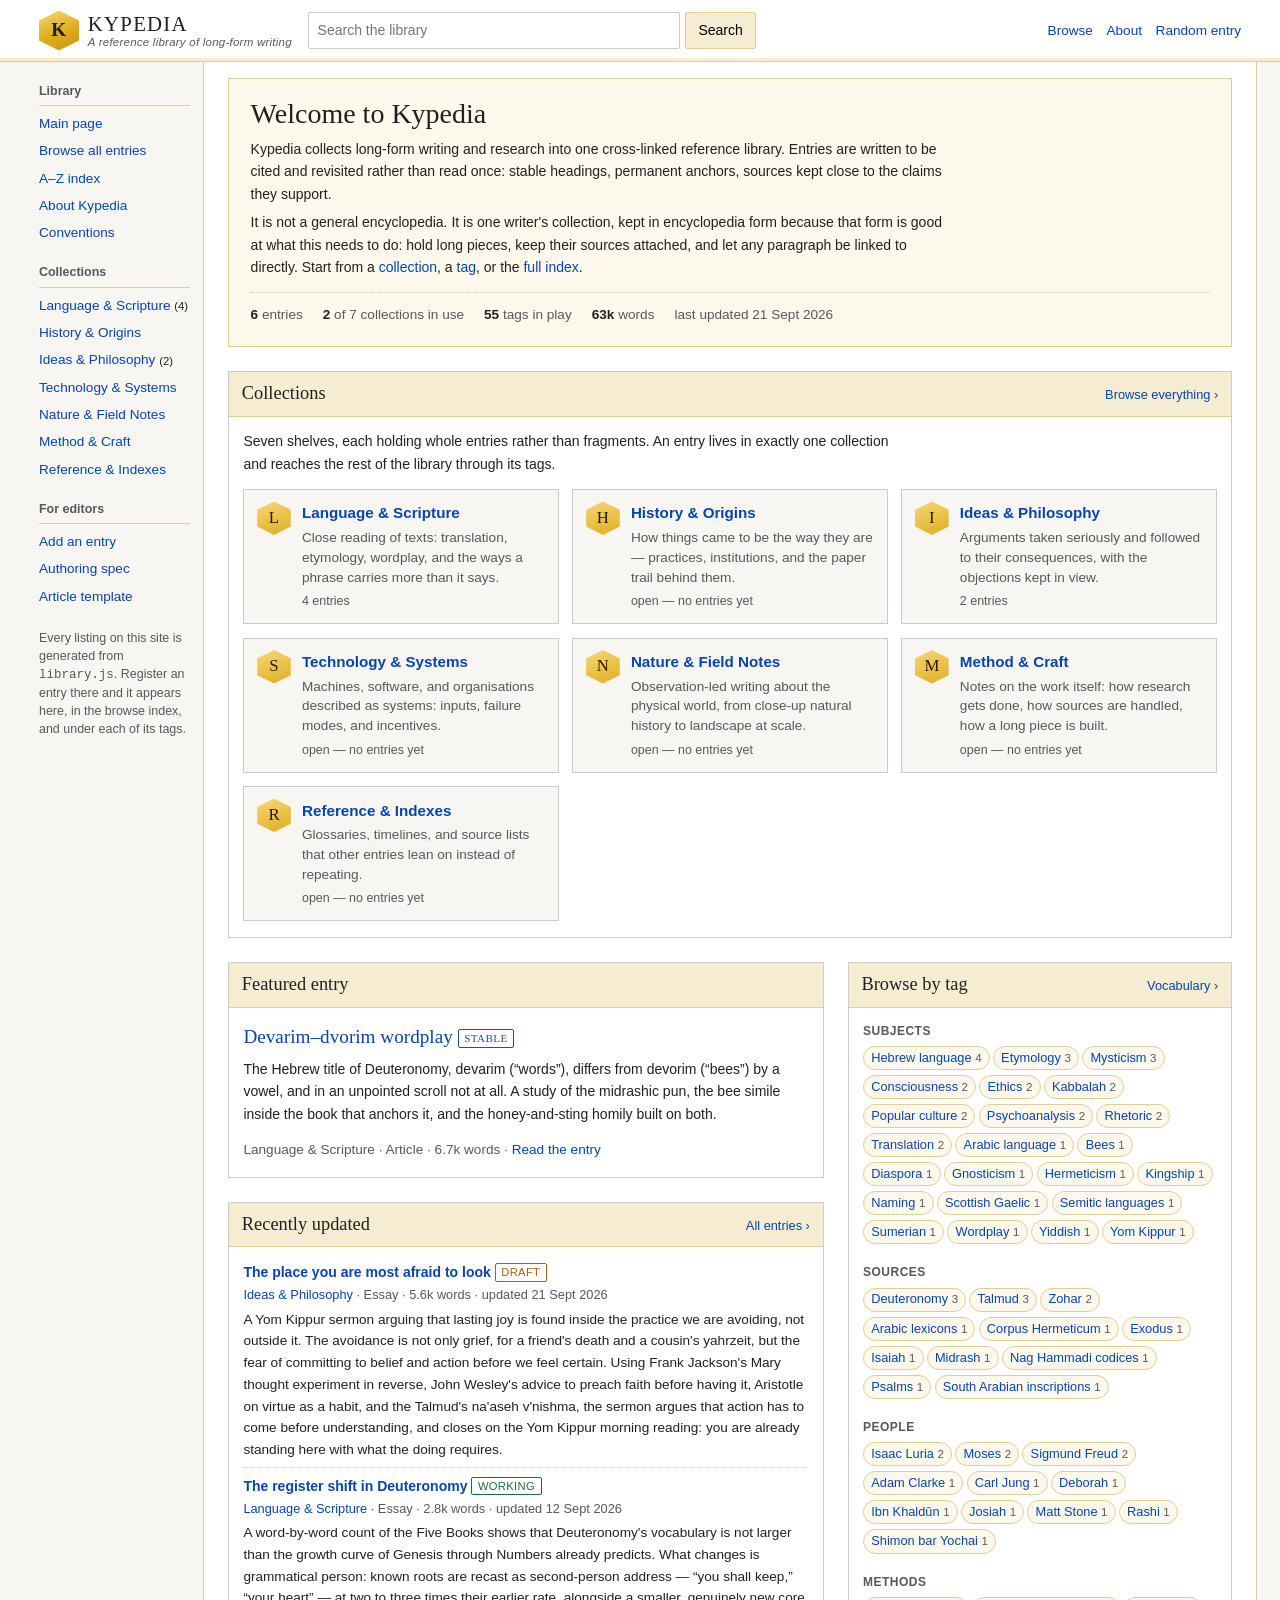
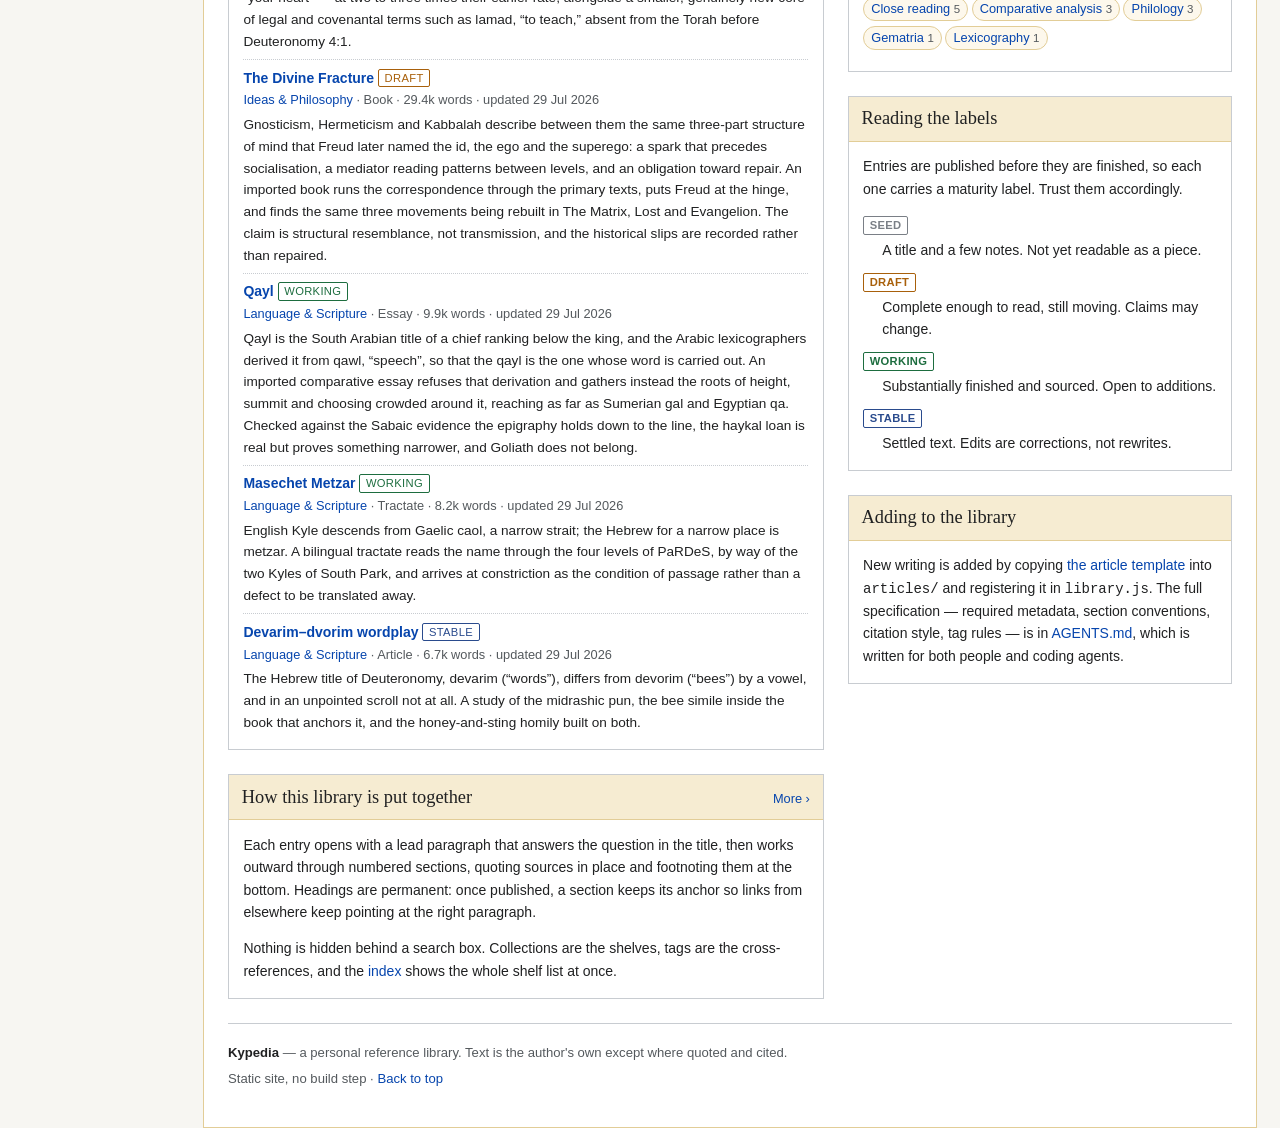
<file: index.html>
<!DOCTYPE html>
<html lang="en" data-kp-root="">
  <head>
    <meta charset="UTF-8" />
    <meta name="viewport" content="width=device-width, initial-scale=1.0" />
    <title>Kypedia — a reference library of long-form writing</title>
    <meta
      name="description"
      content="Kypedia is a cross-linked reference library of long-form writing and research, organised by collection and tag."
    />
    <meta name="kypedia:page" content="home" />
    <link rel="stylesheet" href="styles.css" />
    <link rel="stylesheet" href="kypedia.css" />
  </head>
  <body>
    <a class="skip-link" href="#content">Jump to content</a>

    <header class="mw-header" role="banner">
      <div class="mw-header-inner">
        <a class="mw-logo" href="index.html" aria-label="Kypedia main page">
          <span class="mw-logo-mark" aria-hidden="true">K</span>
          <span class="mw-logo-text">
            <span class="mw-logo-wordmark">KYPEDIA</span>
            <span class="mw-logo-tagline" data-kp-render="site-tagline">
              A reference library of long-form writing
            </span>
          </span>
        </a>
        <form
          class="mw-search"
          role="search"
          action="browse.html"
          method="get"
          data-kp-search="library"
        >
          <label class="visually-hidden" for="searchInput">Search Kypedia</label>
          <input
            id="searchInput"
            type="search"
            name="q"
            placeholder="Search the library"
            autocomplete="off"
          />
          <button type="submit">Search</button>
        </form>
        <nav class="mw-user-links" aria-label="Library tools">
          <a href="browse.html">Browse</a>
          <a href="about.html">About</a>
          <a id="randomEntry" href="browse.html">Random entry</a>
        </nav>
      </div>
    </header>

    <div class="mw-page">
      <aside class="mw-sidebar" aria-label="Main menu">
        <nav>
          <h2 class="sidebar-heading">Library</h2>
          <ul class="sidebar-nav">
            <li><a href="index.html">Main page</a></li>
            <li><a href="browse.html">Browse all entries</a></li>
            <li><a href="browse.html?group=letter">A–Z index</a></li>
            <li><a href="about.html">About Kypedia</a></li>
            <li><a href="about.html#Conventions">Conventions</a></li>
          </ul>

          <h2 class="sidebar-heading">Collections</h2>
          <ul class="sidebar-nav" data-kp-render="nav-collections"></ul>

          <h2 class="sidebar-heading">For editors</h2>
          <ul class="sidebar-nav">
            <li><a href="about.html#Writing_a_new_entry">Add an entry</a></li>
            <li><a href="AGENTS.md">Authoring spec</a></li>
            <li><a href="templates/article-template.html">Article template</a></li>
          </ul>

          <p class="k-sidebar-note">
            Every listing on this site is generated from
            <code>library.js</code>. Register an entry there and it appears
            here, in the browse index, and under each of its tags.
          </p>
        </nav>
      </aside>

      <main id="content" class="mw-content k-portal" role="main">
        <div class="k-banner">
          <h1>Welcome to Kypedia</h1>
          <p data-kp-render="site-blurb"></p>
          <p>
            It is not a general encyclopedia. It is one writer's collection,
            kept in encyclopedia form because that form is good at what this
            needs to do: hold long pieces, keep their sources attached, and let
            any paragraph be linked to directly. Start from a
            <a href="#Collections">collection</a>, a
            <a href="#Tags">tag</a>, or the
            <a href="browse.html">full index</a>.
          </p>
          <div class="k-banner-stats" data-kp-render="stats"></div>
        </div>

        <section class="k-panel" id="Collections">
          <div class="k-panel-head">
            <h2>Collections</h2>
            <span class="k-panel-more"><a href="browse.html">Browse everything &rsaquo;</a></span>
          </div>
          <div class="k-panel-body">
            <p>
              Seven shelves, each holding whole entries rather than fragments.
              An entry lives in exactly one collection and reaches the rest of
              the library through its tags.
            </p>
            <div data-kp-render="collections"></div>
          </div>
        </section>

        <div class="k-columns">
          <div>
            <section class="k-panel" id="Featured">
              <div class="k-panel-head">
                <h2>Featured entry</h2>
              </div>
              <div class="k-panel-body" data-kp-render="featured"></div>
            </section>

            <section class="k-panel" id="Recent">
              <div class="k-panel-head">
                <h2>Recently updated</h2>
                <span class="k-panel-more"><a href="browse.html">All entries &rsaquo;</a></span>
              </div>
              <div class="k-panel-body">
                <div data-kp-render="recent" data-kp-limit="6"></div>
              </div>
            </section>

            <section class="k-panel" id="How_it_works">
              <div class="k-panel-head">
                <h2>How this library is put together</h2>
                <span class="k-panel-more"><a href="about.html">More &rsaquo;</a></span>
              </div>
              <div class="k-panel-body">
                <p>
                  Each entry opens with a lead paragraph that answers the
                  question in the title, then works outward through numbered
                  sections, quoting sources in place and footnoting them at the
                  bottom. Headings are permanent: once published, a section
                  keeps its anchor so links from elsewhere keep pointing at the
                  right paragraph.
                </p>
                <p>
                  Nothing is hidden behind a search box. Collections are the
                  shelves, tags are the cross-references, and the
                  <a href="browse.html">index</a> shows the whole shelf list at
                  once.
                </p>
              </div>
            </section>
          </div>

          <div>
            <section class="k-panel" id="Tags">
              <div class="k-panel-head">
                <h2>Browse by tag</h2>
                <span class="k-panel-more"><a href="about.html#Tags">Vocabulary &rsaquo;</a></span>
              </div>
              <div class="k-panel-body">
                <div class="k-facet">
                  <span class="k-facet-label">Subjects</span>
                  <div data-kp-render="tags" data-kp-facet="subject"></div>
                </div>
                <div class="k-facet">
                  <span class="k-facet-label">Sources</span>
                  <div data-kp-render="tags" data-kp-facet="source"></div>
                </div>
                <div class="k-facet">
                  <span class="k-facet-label">People</span>
                  <div data-kp-render="tags" data-kp-facet="person"></div>
                </div>
                <div class="k-facet">
                  <span class="k-facet-label">Methods</span>
                  <div data-kp-render="tags" data-kp-facet="method"></div>
                </div>
              </div>
            </section>

            <section class="k-panel" id="Maturity">
              <div class="k-panel-head">
                <h2>Reading the labels</h2>
              </div>
              <div class="k-panel-body">
                <p>
                  Entries are published before they are finished, so each one
                  carries a maturity label. Trust them accordingly.
                </p>
                <div data-kp-render="status-legend"></div>
              </div>
            </section>

            <section class="k-panel" id="Contribute">
              <div class="k-panel-head">
                <h2>Adding to the library</h2>
              </div>
              <div class="k-panel-body">
                <p>
                  New writing is added by copying
                  <a href="templates/article-template.html">the article template</a>
                  into <code>articles/</code> and registering it in
                  <code>library.js</code>. The full specification — required
                  metadata, section conventions, citation style, tag rules —
                  is in <a href="AGENTS.md">AGENTS.md</a>, which is written for
                  both people and coding agents.
                </p>
              </div>
            </section>
          </div>
        </div>

        <footer class="mw-footer">
          <p>
            <span class="k-footer-brand">Kypedia</span> — a personal reference
            library. Text is the author's own except where quoted and cited.
          </p>
          <p>
            Static site, no build step ·
            <button type="button" id="backToTop" class="linkish">Back to top</button>
          </p>
        </footer>
      </main>
    </div>

    <script src="library.js"></script>
    <script src="render.js"></script>
    <script src="script.js"></script>
  </body>
</html>
</file>
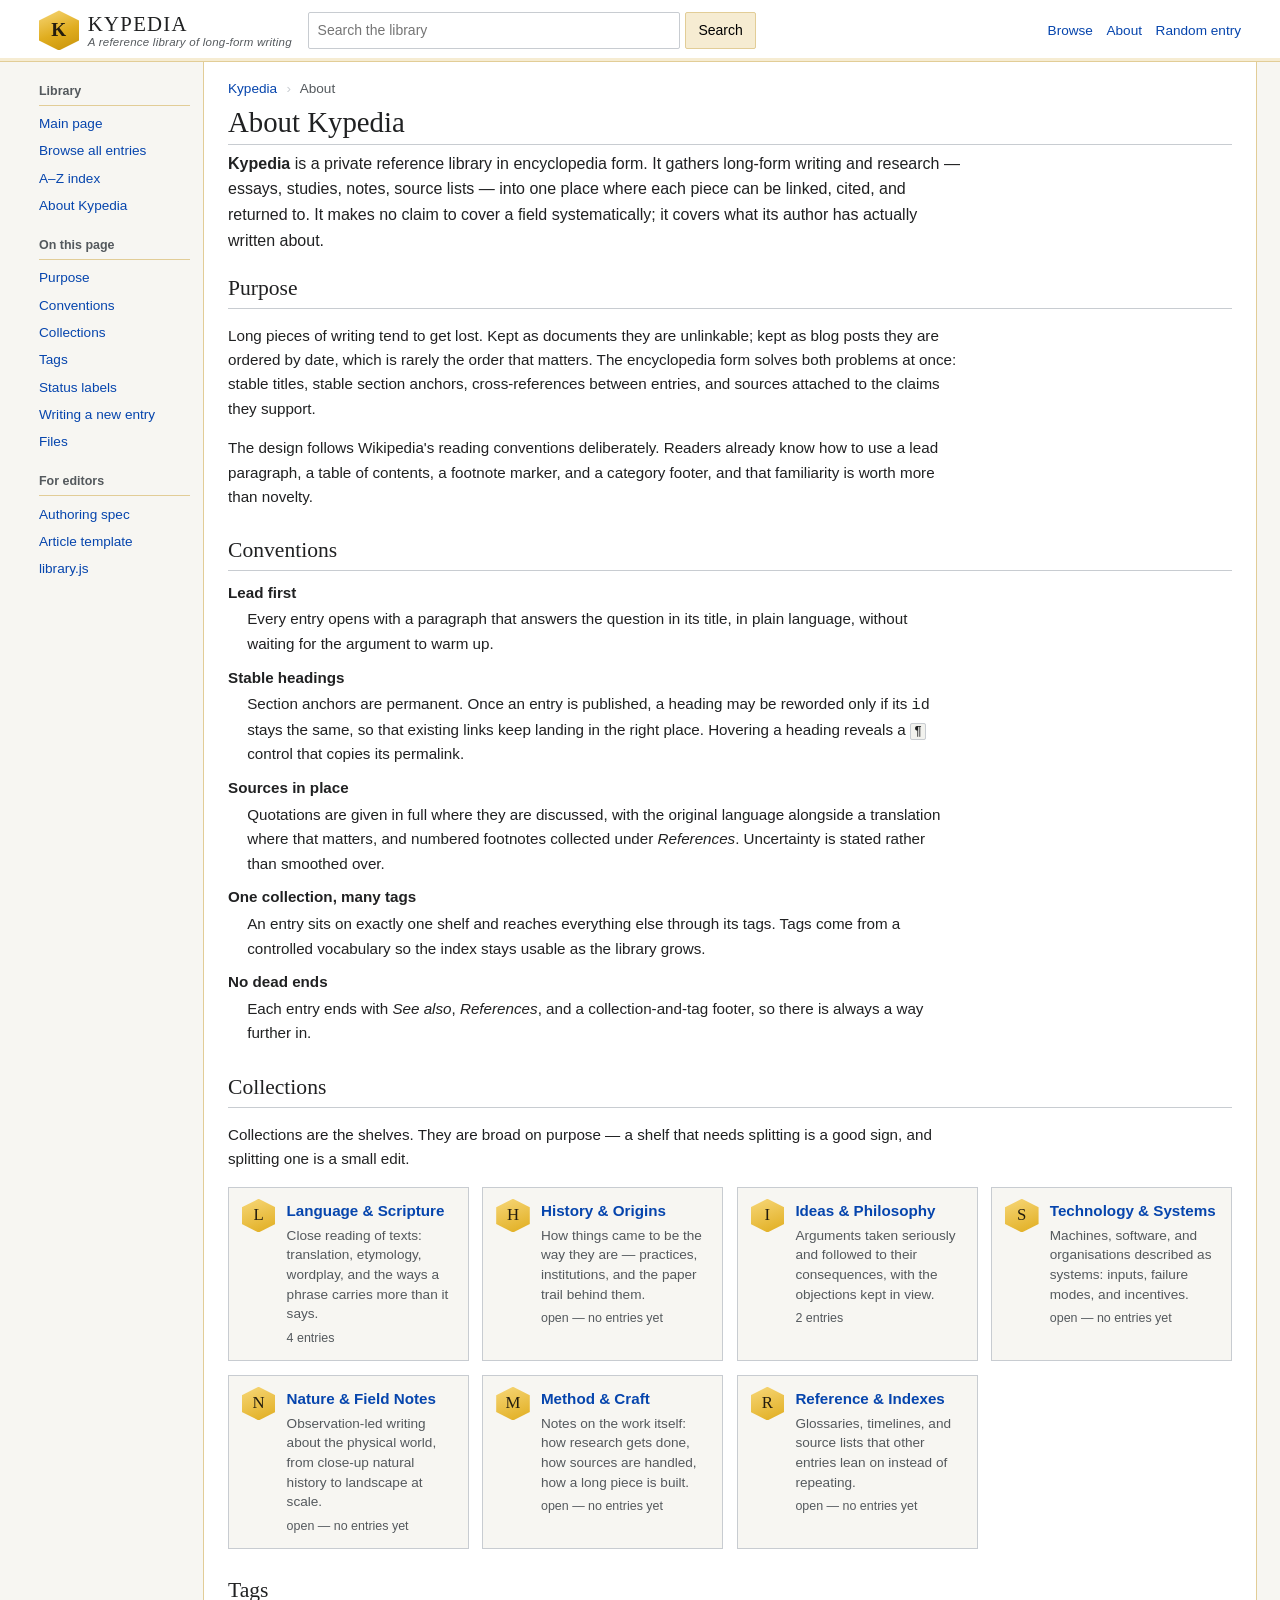
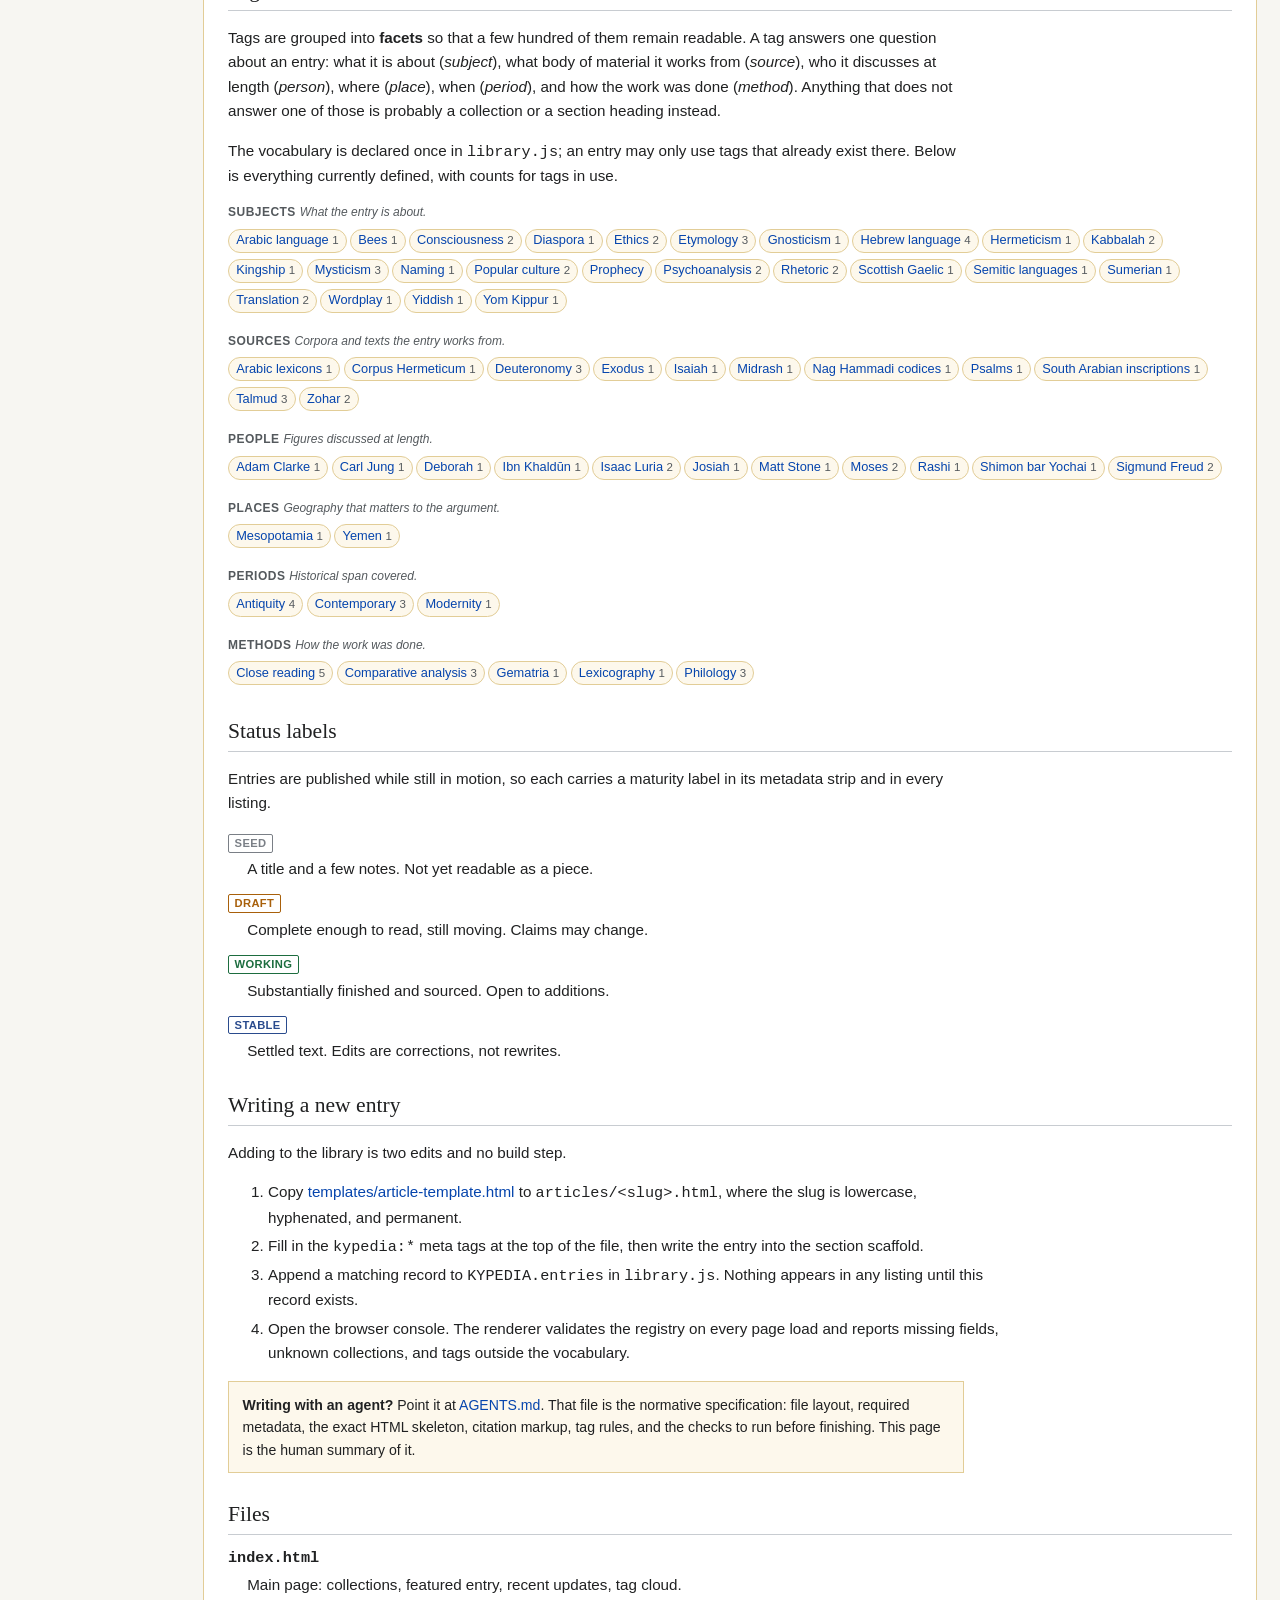
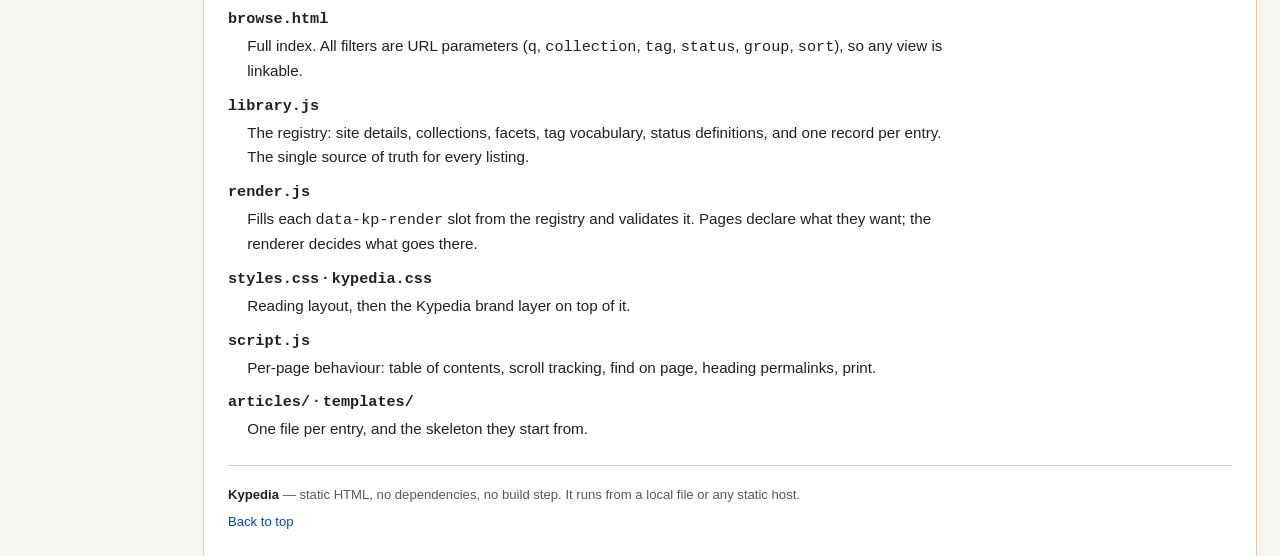
<file: about.html>
<!DOCTYPE html>
<html lang="en" data-kp-root="">
  <head>
    <meta charset="UTF-8" />
    <meta name="viewport" content="width=device-width, initial-scale=1.0" />
    <title>About Kypedia</title>
    <meta
      name="description"
      content="What Kypedia is, how its entries are structured, and how collections and tags organise the library."
    />
    <meta name="kypedia:page" content="about" />
    <link rel="stylesheet" href="styles.css" />
    <link rel="stylesheet" href="kypedia.css" />
  </head>
  <body>
    <a class="skip-link" href="#content">Jump to content</a>

    <header class="mw-header" role="banner">
      <div class="mw-header-inner">
        <a class="mw-logo" href="index.html" aria-label="Kypedia main page">
          <span class="mw-logo-mark" aria-hidden="true">K</span>
          <span class="mw-logo-text">
            <span class="mw-logo-wordmark">KYPEDIA</span>
            <span class="mw-logo-tagline" data-kp-render="site-tagline"></span>
          </span>
        </a>
        <form
          class="mw-search"
          role="search"
          action="browse.html"
          method="get"
          data-kp-search="library"
        >
          <label class="visually-hidden" for="searchInput">Search Kypedia</label>
          <input
            id="searchInput"
            type="search"
            name="q"
            placeholder="Search the library"
            autocomplete="off"
          />
          <button type="submit">Search</button>
        </form>
        <nav class="mw-user-links" aria-label="Library tools">
          <a href="browse.html">Browse</a>
          <a href="about.html">About</a>
          <a id="randomEntry" href="browse.html">Random entry</a>
        </nav>
      </div>
    </header>

    <div class="mw-page">
      <aside class="mw-sidebar" aria-label="Main menu">
        <nav>
          <h2 class="sidebar-heading">Library</h2>
          <ul class="sidebar-nav">
            <li><a href="index.html">Main page</a></li>
            <li><a href="browse.html">Browse all entries</a></li>
            <li><a href="browse.html?group=letter">A–Z index</a></li>
            <li><a href="about.html">About Kypedia</a></li>
          </ul>

          <h2 class="sidebar-heading">On this page</h2>
          <ul class="sidebar-nav">
            <li><a href="#Purpose">Purpose</a></li>
            <li><a href="#Conventions">Conventions</a></li>
            <li><a href="#Collections">Collections</a></li>
            <li><a href="#Tags">Tags</a></li>
            <li><a href="#Status">Status labels</a></li>
            <li><a href="#Writing_a_new_entry">Writing a new entry</a></li>
            <li><a href="#Files">Files</a></li>
          </ul>

          <h2 class="sidebar-heading">For editors</h2>
          <ul class="sidebar-nav">
            <li><a href="AGENTS.md">Authoring spec</a></li>
            <li><a href="templates/article-template.html">Article template</a></li>
            <li><a href="library.js">library.js</a></li>
          </ul>
        </nav>
      </aside>

      <main id="content" class="mw-content" role="main">
        <div class="k-breadcrumb">
          <a href="index.html">Kypedia</a>
          <span class="k-sep">›</span> About
        </div>

        <h1 class="firstHeading">About Kypedia</h1>

        <div class="mw-body-content">
          <p class="lead">
            <b>Kypedia</b> is a private reference library in encyclopedia form.
            It gathers long-form writing and research — essays, studies, notes,
            source lists — into one place where each piece can be linked,
            cited, and returned to. It makes no claim to cover a field
            systematically; it covers what its author has actually written
            about.
          </p>

          <section id="Purpose">
            <h2><span class="mw-headline">Purpose</span></h2>
            <p>
              Long pieces of writing tend to get lost. Kept as documents they
              are unlinkable; kept as blog posts they are ordered by date,
              which is rarely the order that matters. The encyclopedia form
              solves both problems at once: stable titles, stable section
              anchors, cross-references between entries, and sources attached
              to the claims they support.
            </p>
            <p>
              The design follows Wikipedia's reading conventions deliberately.
              Readers already know how to use a lead paragraph, a table of
              contents, a footnote marker, and a category footer, and that
              familiarity is worth more than novelty.
            </p>
          </section>

          <section id="Conventions">
            <h2><span class="mw-headline">Conventions</span></h2>
            <dl class="k-dl">
              <dt>Lead first</dt>
              <dd>
                Every entry opens with a paragraph that answers the question in
                its title, in plain language, without waiting for the argument
                to warm up.
              </dd>
              <dt>Stable headings</dt>
              <dd>
                Section anchors are permanent. Once an entry is published, a
                heading may be reworded only if its <code>id</code> stays the
                same, so that existing links keep landing in the right place.
                Hovering a heading reveals a
                <span class="k-kbd">¶</span> control that copies its permalink.
              </dd>
              <dt>Sources in place</dt>
              <dd>
                Quotations are given in full where they are discussed, with the
                original language alongside a translation where that matters,
                and numbered footnotes collected under <i>References</i>.
                Uncertainty is stated rather than smoothed over.
              </dd>
              <dt>One collection, many tags</dt>
              <dd>
                An entry sits on exactly one shelf and reaches everything else
                through its tags. Tags come from a controlled vocabulary so the
                index stays usable as the library grows.
              </dd>
              <dt>No dead ends</dt>
              <dd>
                Each entry ends with <i>See also</i>, <i>References</i>, and a
                collection-and-tag footer, so there is always a way further in.
              </dd>
            </dl>
          </section>

          <section id="Collections">
            <h2><span class="mw-headline">Collections</span></h2>
            <p>
              Collections are the shelves. They are broad on purpose — a shelf
              that needs splitting is a good sign, and splitting one is a small
              edit.
            </p>
            <div data-kp-render="collections"></div>
          </section>

          <section id="Tags">
            <h2><span class="mw-headline">Tags</span></h2>
            <p>
              Tags are grouped into <b>facets</b> so that a few hundred of them
              remain readable. A tag answers one question about an entry: what
              it is about (<i>subject</i>), what body of material it works from
              (<i>source</i>), who it discusses at length (<i>person</i>), where
              (<i>place</i>), when (<i>period</i>), and how the work was done
              (<i>method</i>). Anything that does not answer one of those is
              probably a collection or a section heading instead.
            </p>
            <p>
              The vocabulary is declared once in <code>library.js</code>; an
              entry may only use tags that already exist there. Below is
              everything currently defined, with counts for tags in use.
            </p>
            <div data-kp-render="facet-legend"></div>
          </section>

          <section id="Status">
            <h2><span class="mw-headline">Status labels</span></h2>
            <p>
              Entries are published while still in motion, so each carries a
              maturity label in its metadata strip and in every listing.
            </p>
            <div data-kp-render="status-legend"></div>
          </section>

          <section id="Writing_a_new_entry">
            <h2><span class="mw-headline">Writing a new entry</span></h2>
            <p>Adding to the library is two edits and no build step.</p>
            <ol>
              <li>
                Copy
                <a href="templates/article-template.html">templates/article-template.html</a>
                to <code>articles/&lt;slug&gt;.html</code>, where the slug is
                lowercase, hyphenated, and permanent.
              </li>
              <li>
                Fill in the <code>kypedia:*</code> meta tags at the top of the
                file, then write the entry into the section scaffold.
              </li>
              <li>
                Append a matching record to <code>KYPEDIA.entries</code> in
                <code>library.js</code>. Nothing appears in any listing until
                this record exists.
              </li>
              <li>
                Open the browser console. The renderer validates the registry
                on every page load and reports missing fields, unknown
                collections, and tags outside the vocabulary.
              </li>
            </ol>
            <div class="k-note">
              <p>
                <b>Writing with an agent?</b> Point it at
                <a href="AGENTS.md">AGENTS.md</a>. That file is the normative
                specification: file layout, required metadata, the exact HTML
                skeleton, citation markup, tag rules, and the checks to run
                before finishing. This page is the human summary of it.
              </p>
            </div>
          </section>

          <section id="Files">
            <h2><span class="mw-headline">Files</span></h2>
            <dl class="k-dl">
              <dt><code>index.html</code></dt>
              <dd>Main page: collections, featured entry, recent updates, tag cloud.</dd>
              <dt><code>browse.html</code></dt>
              <dd>
                Full index. All filters are URL parameters
                (<code>q</code>, <code>collection</code>, <code>tag</code>,
                <code>status</code>, <code>group</code>, <code>sort</code>), so
                any view is linkable.
              </dd>
              <dt><code>library.js</code></dt>
              <dd>
                The registry: site details, collections, facets, tag vocabulary,
                status definitions, and one record per entry. The single source
                of truth for every listing.
              </dd>
              <dt><code>render.js</code></dt>
              <dd>
                Fills each <code>data-kp-render</code> slot from the registry
                and validates it. Pages declare what they want; the renderer
                decides what goes there.
              </dd>
              <dt><code>styles.css</code> · <code>kypedia.css</code></dt>
              <dd>
                Reading layout, then the Kypedia brand layer on top of it.
              </dd>
              <dt><code>script.js</code></dt>
              <dd>
                Per-page behaviour: table of contents, scroll tracking, find on
                page, heading permalinks, print.
              </dd>
              <dt><code>articles/</code> · <code>templates/</code></dt>
              <dd>One file per entry, and the skeleton they start from.</dd>
            </dl>
          </section>
        </div>

        <footer class="mw-footer">
          <p>
            <span class="k-footer-brand">Kypedia</span> — static HTML, no
            dependencies, no build step. It runs from a local file or any static
            host.
          </p>
          <p>
            <button type="button" id="backToTop" class="linkish">Back to top</button>
          </p>
        </footer>
      </main>
    </div>

    <script src="library.js"></script>
    <script src="render.js"></script>
    <script src="script.js"></script>
  </body>
</html>
</file>
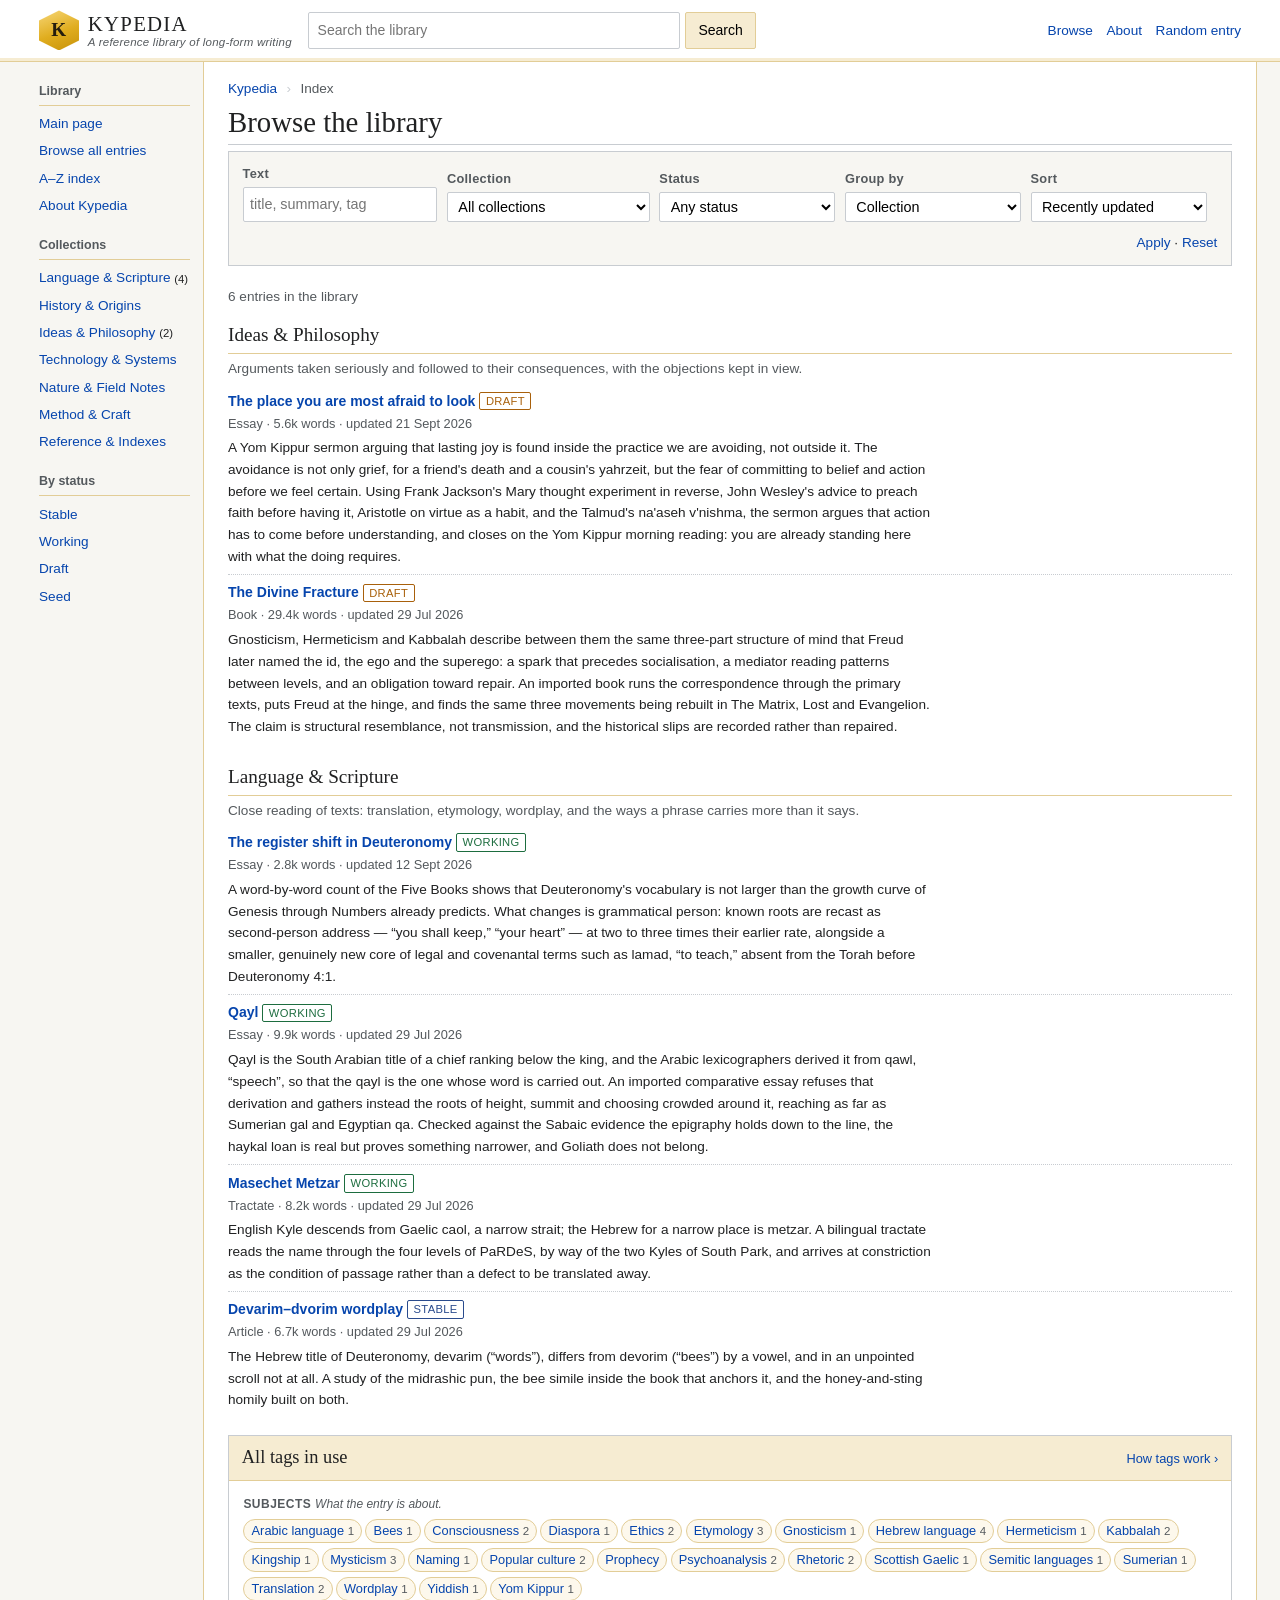
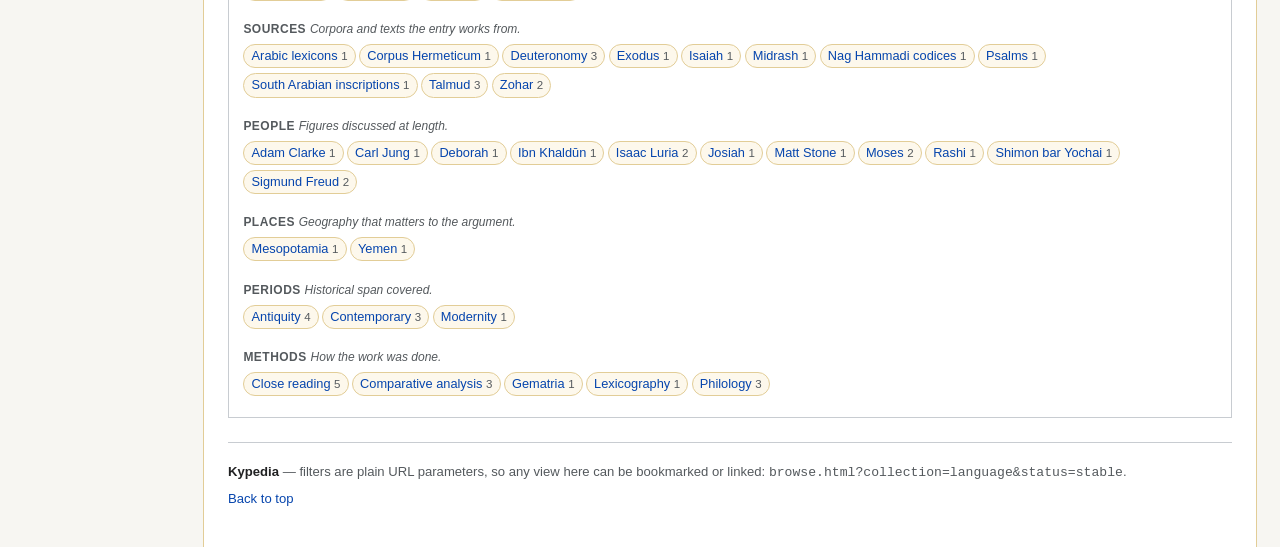
<file: browse.html>
<!DOCTYPE html>
<html lang="en" data-kp-root="">
  <head>
    <meta charset="UTF-8" />
    <meta name="viewport" content="width=device-width, initial-scale=1.0" />
    <title>Browse the library — Kypedia</title>
    <meta
      name="description"
      content="The full index of Kypedia entries, filterable by collection, tag, status, and text."
    />
    <meta name="kypedia:page" content="browse" />
    <link rel="stylesheet" href="styles.css" />
    <link rel="stylesheet" href="kypedia.css" />
  </head>
  <body>
    <a class="skip-link" href="#content">Jump to content</a>

    <header class="mw-header" role="banner">
      <div class="mw-header-inner">
        <a class="mw-logo" href="index.html" aria-label="Kypedia main page">
          <span class="mw-logo-mark" aria-hidden="true">K</span>
          <span class="mw-logo-text">
            <span class="mw-logo-wordmark">KYPEDIA</span>
            <span class="mw-logo-tagline" data-kp-render="site-tagline"></span>
          </span>
        </a>
        <form
          class="mw-search"
          role="search"
          action="browse.html"
          method="get"
          data-kp-search="library"
        >
          <label class="visually-hidden" for="searchInput">Search Kypedia</label>
          <input
            id="searchInput"
            type="search"
            name="q"
            placeholder="Search the library"
            autocomplete="off"
          />
          <button type="submit">Search</button>
        </form>
        <nav class="mw-user-links" aria-label="Library tools">
          <a href="browse.html">Browse</a>
          <a href="about.html">About</a>
          <a id="randomEntry" href="browse.html">Random entry</a>
        </nav>
      </div>
    </header>

    <div class="mw-page">
      <aside class="mw-sidebar" aria-label="Main menu">
        <nav>
          <h2 class="sidebar-heading">Library</h2>
          <ul class="sidebar-nav">
            <li><a href="index.html">Main page</a></li>
            <li><a href="browse.html">Browse all entries</a></li>
            <li><a href="browse.html?group=letter">A–Z index</a></li>
            <li><a href="about.html">About Kypedia</a></li>
          </ul>

          <h2 class="sidebar-heading">Collections</h2>
          <ul class="sidebar-nav" data-kp-render="nav-collections"></ul>

          <h2 class="sidebar-heading">By status</h2>
          <ul class="sidebar-nav">
            <li><a href="browse.html?status=stable">Stable</a></li>
            <li><a href="browse.html?status=working">Working</a></li>
            <li><a href="browse.html?status=draft">Draft</a></li>
            <li><a href="browse.html?status=seed">Seed</a></li>
          </ul>
        </nav>
      </aside>

      <main id="content" class="mw-content k-portal" role="main">
        <div class="k-breadcrumb">
          <a href="index.html">Kypedia</a>
          <span class="k-sep">›</span> Index
        </div>

        <h1 class="firstHeading">Browse the library</h1>

        <form class="k-controls" id="browseControls" action="browse.html" method="get">
          <div class="k-field">
            <label for="qField">Text</label>
            <input id="qField" type="search" name="q" placeholder="title, summary, tag" />
          </div>
          <div class="k-field">
            <label for="collectionField">Collection</label>
            <select id="collectionField" name="collection">
              <option value="">All collections</option>
            </select>
          </div>
          <div class="k-field">
            <label for="statusField">Status</label>
            <select id="statusField" name="status">
              <option value="">Any status</option>
            </select>
          </div>
          <div class="k-field">
            <label for="groupField">Group by</label>
            <select id="groupField" name="group">
              <option value="collection">Collection</option>
              <option value="letter">First letter</option>
            </select>
          </div>
          <div class="k-field">
            <label for="sortField">Sort</label>
            <select id="sortField" name="sort">
              <option value="updated">Recently updated</option>
              <option value="title">Title</option>
            </select>
          </div>
          <input type="hidden" name="tag" />
          <div class="k-controls-actions">
            <button type="submit" class="linkish">Apply</button>
            <span class="k-sep">·</span>
            <a href="browse.html">Reset</a>
          </div>
        </form>

        <div data-kp-render="browse"></div>

        <section class="k-panel" id="Tags">
          <div class="k-panel-head">
            <h2>All tags in use</h2>
            <span class="k-panel-more"><a href="about.html#Tags">How tags work &rsaquo;</a></span>
          </div>
          <div class="k-panel-body">
            <div data-kp-render="facet-legend"></div>
          </div>
        </section>

        <footer class="mw-footer">
          <p>
            <span class="k-footer-brand">Kypedia</span> — filters are plain URL
            parameters, so any view here can be bookmarked or linked:
            <code>browse.html?collection=language&amp;status=stable</code>.
          </p>
          <p>
            <button type="button" id="backToTop" class="linkish">Back to top</button>
          </p>
        </footer>
      </main>
    </div>

    <script src="library.js"></script>
    <script src="render.js"></script>
    <script src="script.js"></script>
  </body>
</html>
</file>
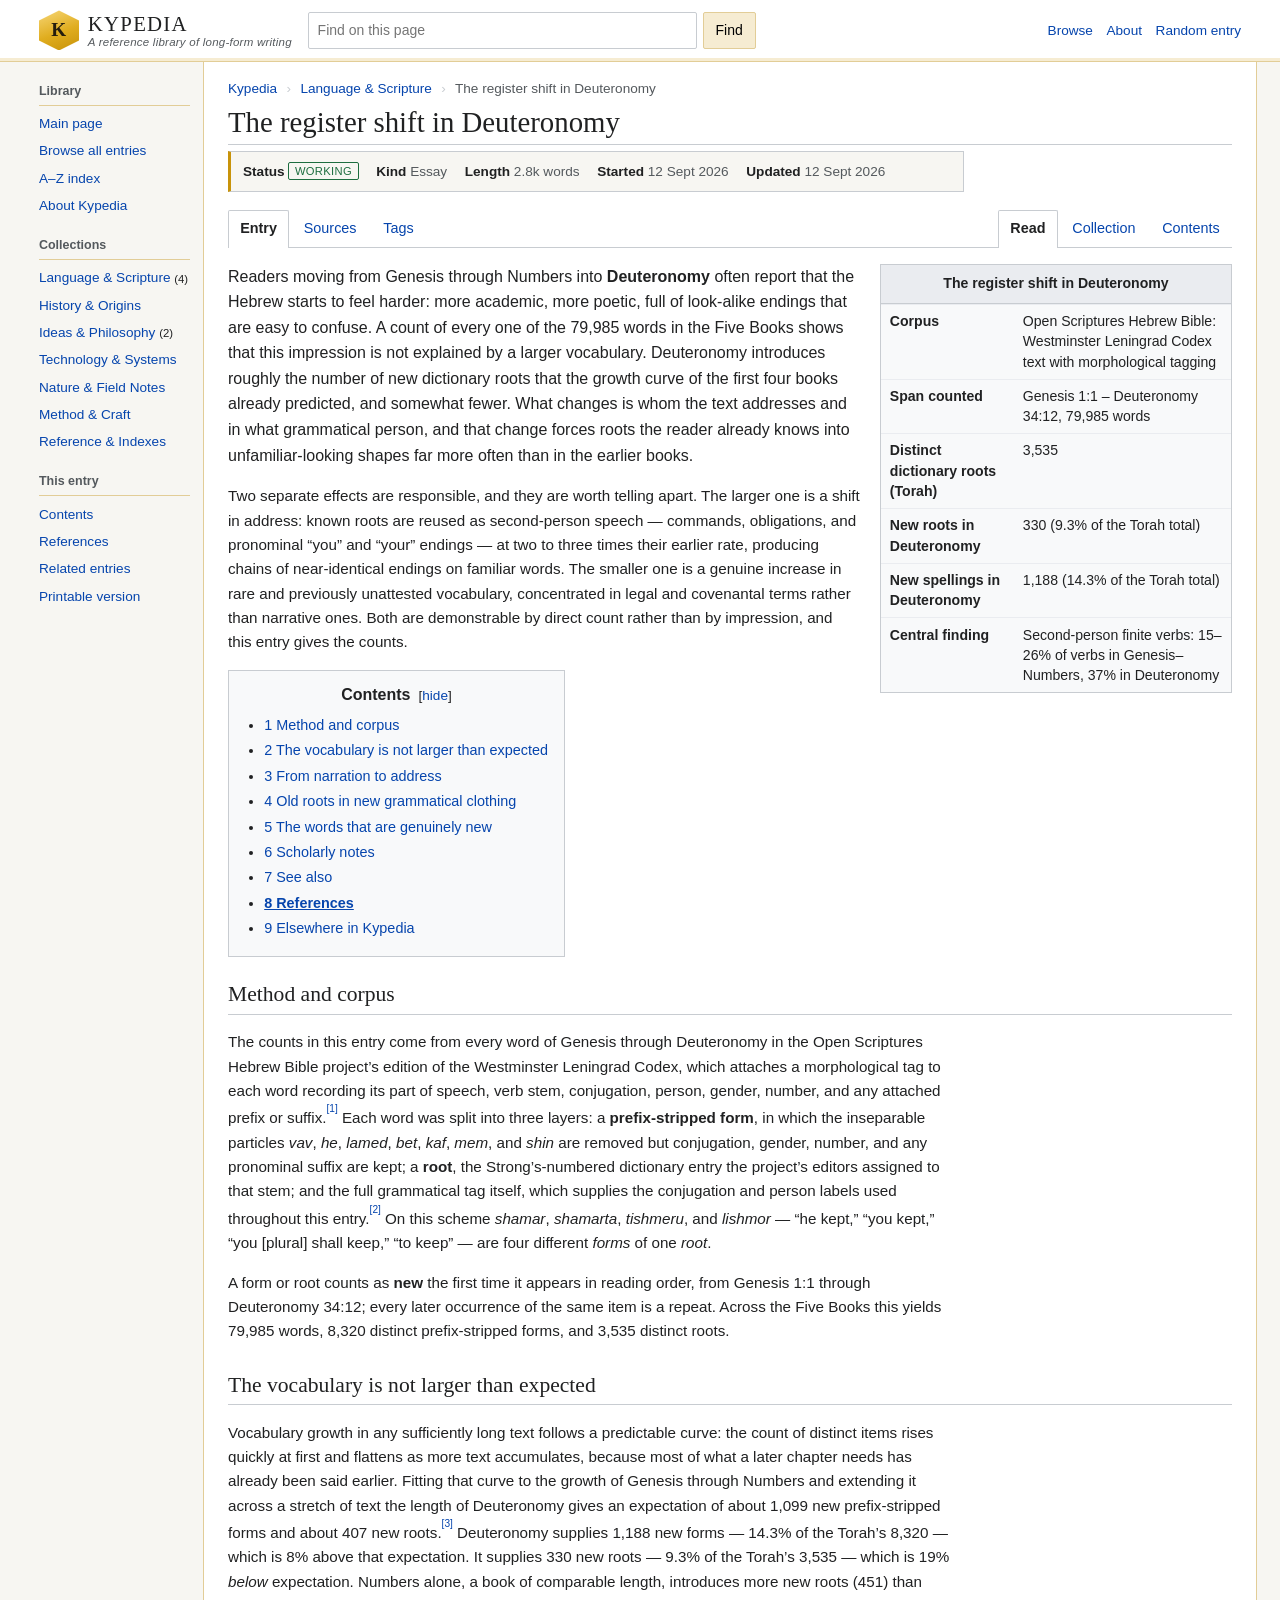
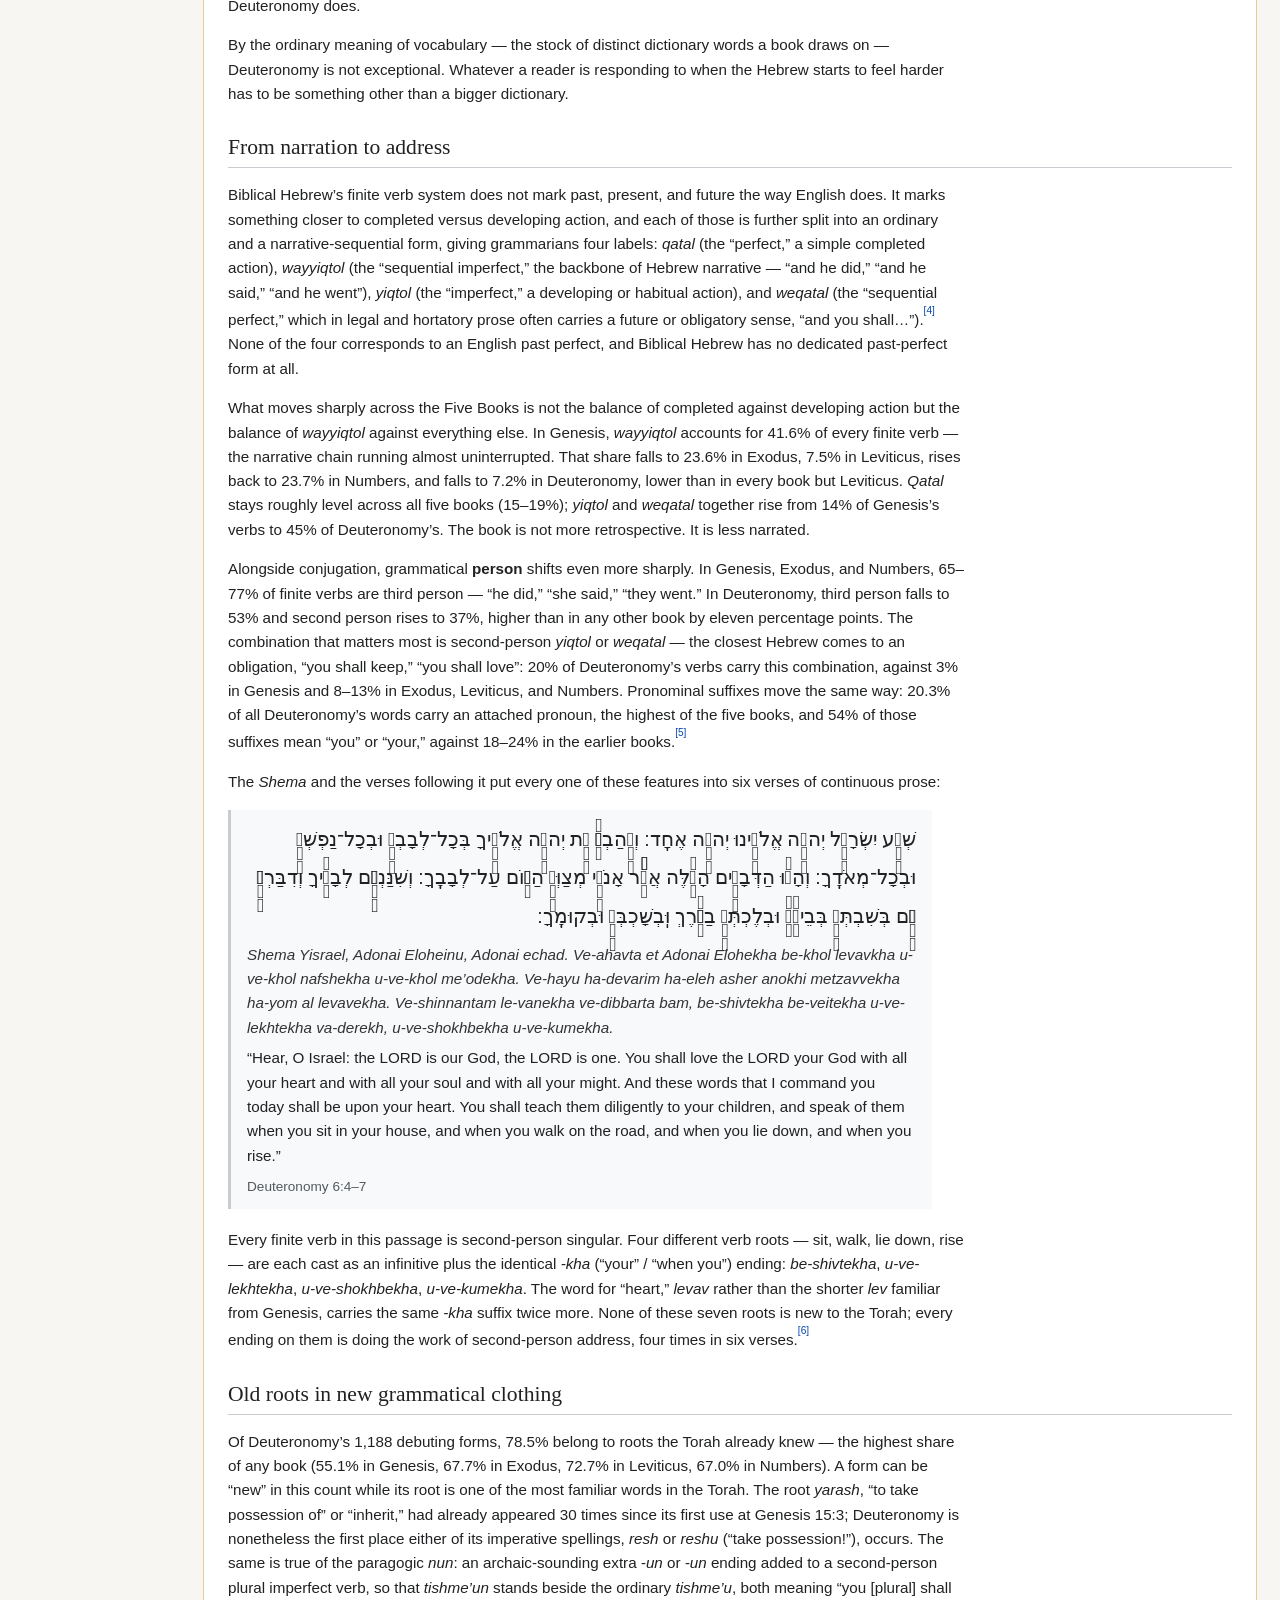
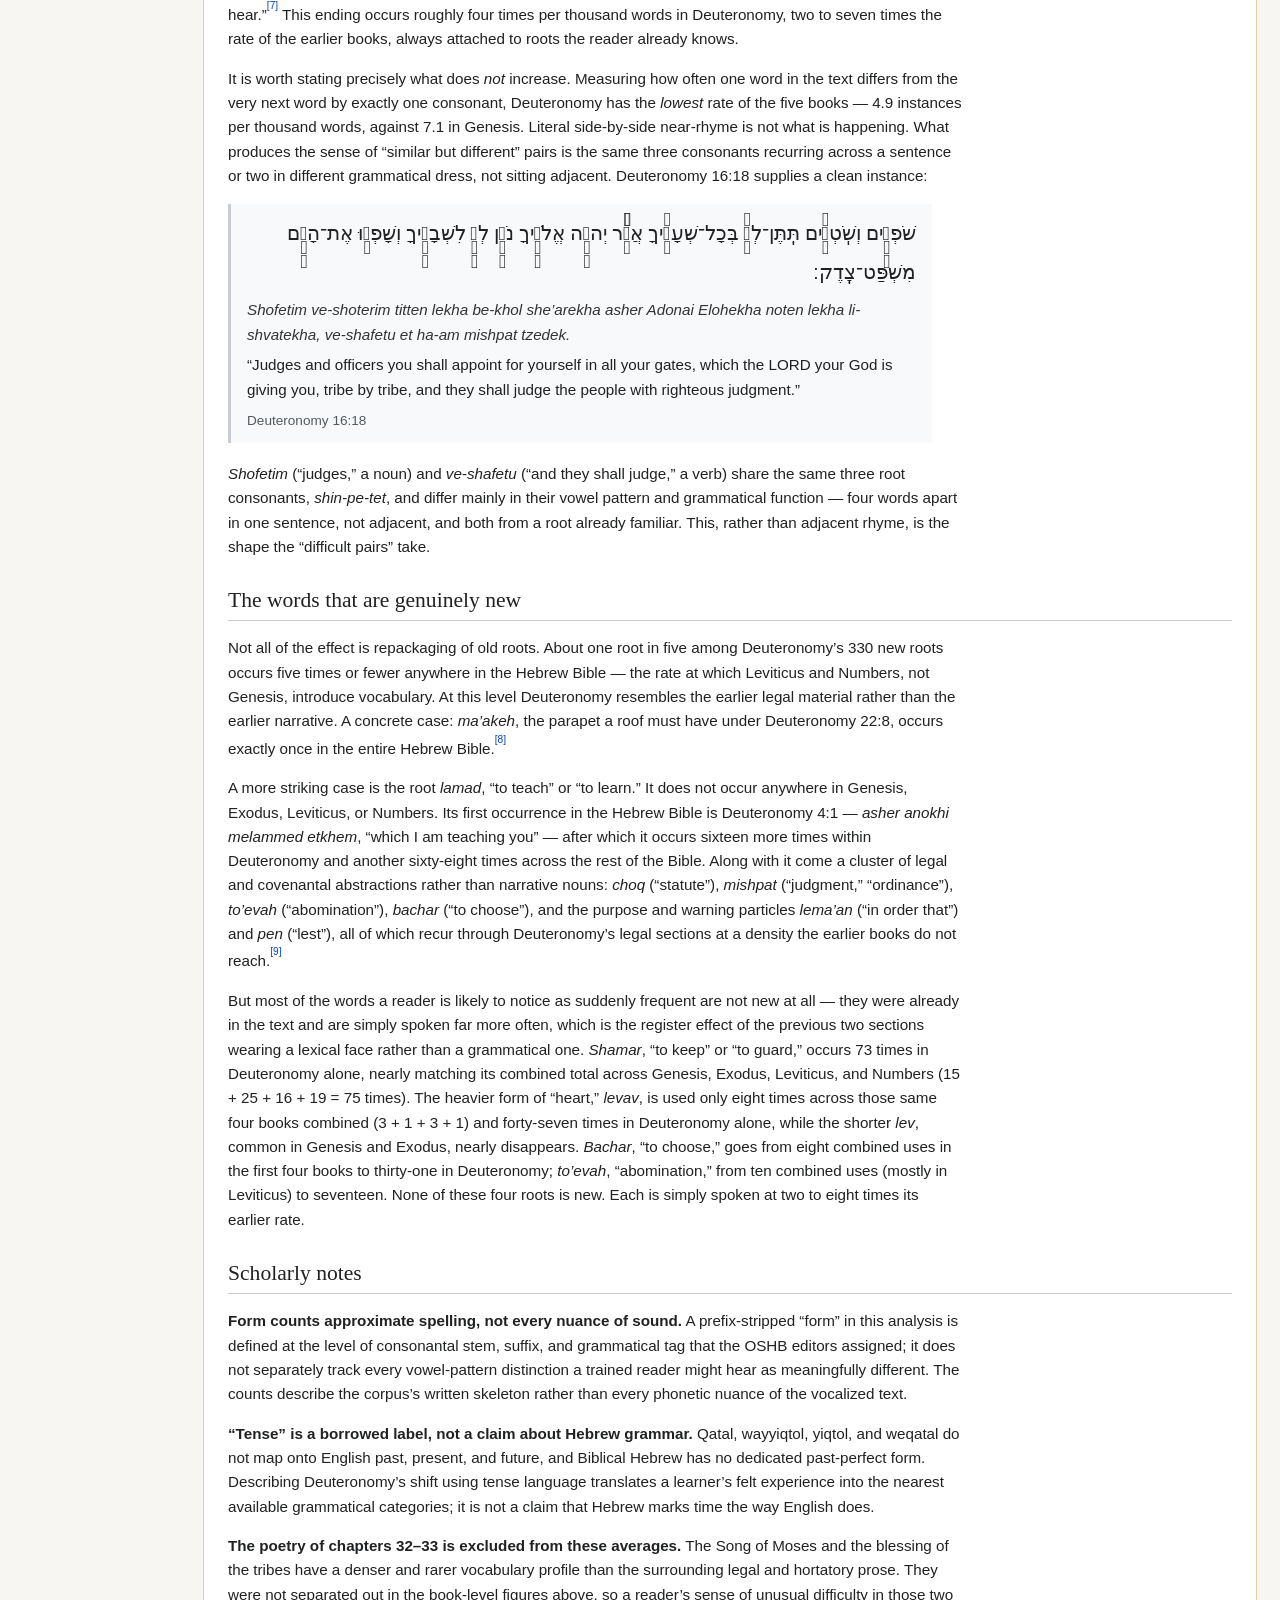
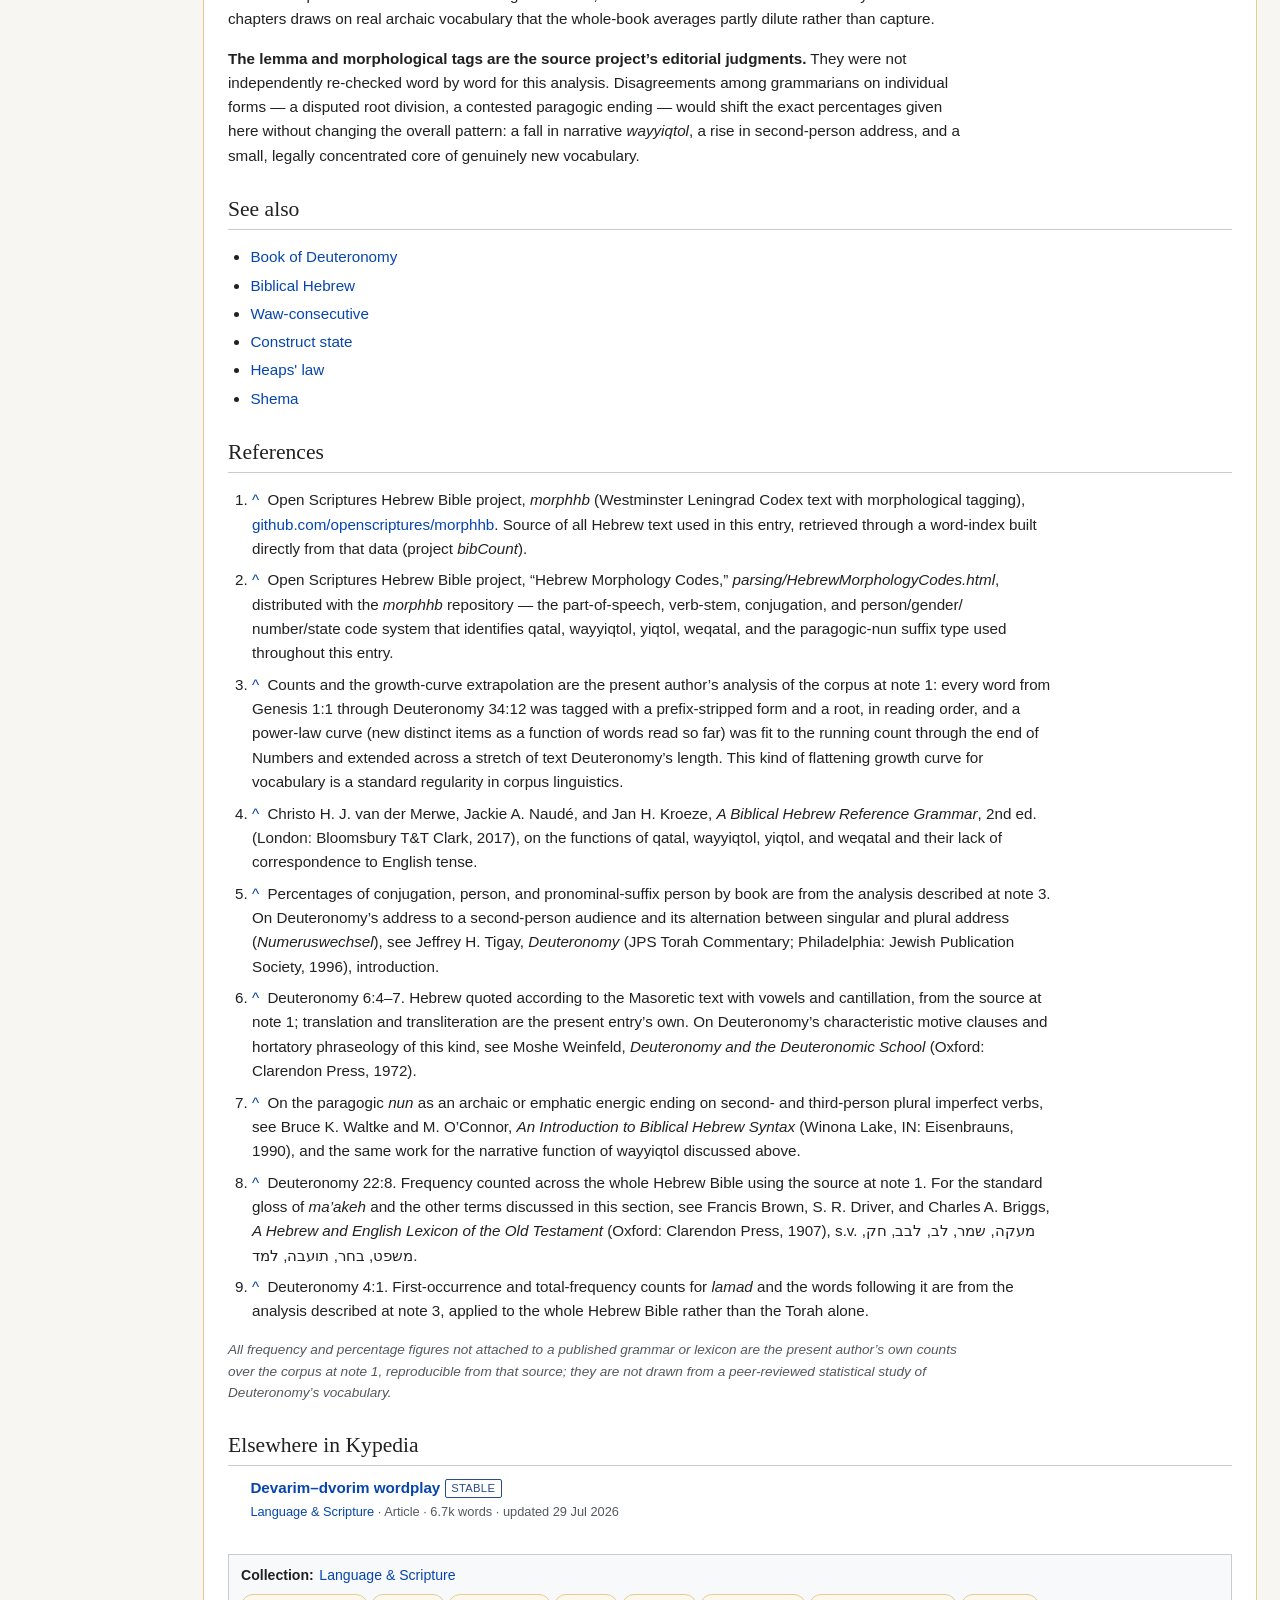
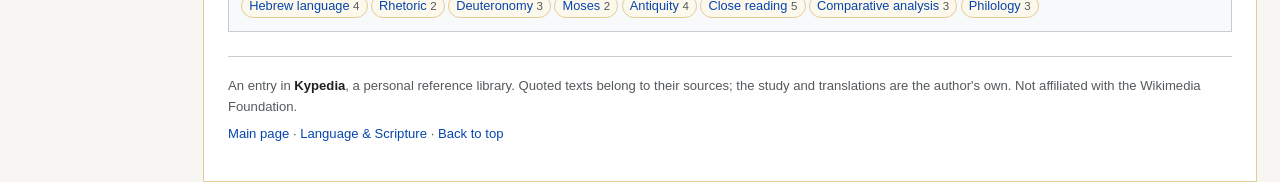
<file: articles/deuteronomy-register-shift.html>
<!DOCTYPE html>
<html lang="en" data-kp-root="../">
  <head>
    <meta charset="UTF-8" />
    <meta name="viewport" content="width=device-width, initial-scale=1.0" />
    <title>The register shift in Deuteronomy — Kypedia</title>
    <meta
      name="description"
      content="A count of every word in the Five Books shows that Deuteronomy does not have a larger vocabulary than Genesis through Numbers predicts. What changes is grammatical person and address: known roots are reused as second-person address at two to three times their earlier rate, alongside a smaller set of genuinely new legal and covenantal terms."
    />

    <!-- Kypedia entry metadata. Must match this entry's record in library.js. -->
    <meta name="kypedia:slug" content="deuteronomy-register-shift" />
    <meta name="kypedia:title" content="The register shift in Deuteronomy" />
    <meta name="kypedia:collection" content="language" />
    <meta name="kypedia:kind" content="essay" />
    <meta name="kypedia:status" content="working" />
    <meta name="kypedia:created" content="2026-09-12" />
    <meta name="kypedia:updated" content="2026-09-12" />
    <meta
      name="kypedia:tags"
      content="hebrew-language, deuteronomy, moses, rhetoric, close-reading, philology, comparative-analysis, antiquity"
    />

    <link rel="stylesheet" href="../styles.css" />
    <link rel="stylesheet" href="../kypedia.css" />
  </head>
  <body>
    <a class="skip-link" href="#content">Jump to content</a>

    <header class="mw-header" role="banner">
      <div class="mw-header-inner">
        <a class="mw-logo" href="../index.html" aria-label="Kypedia main page">
          <span class="mw-logo-mark" aria-hidden="true">K</span>
          <span class="mw-logo-text">
            <span class="mw-logo-wordmark">KYPEDIA</span>
            <span class="mw-logo-tagline" data-kp-render="site-tagline"></span>
          </span>
        </a>
        <form class="mw-search" role="search" action="#" method="get">
          <label class="visually-hidden" for="searchInput">Find on this page</label>
          <input
            id="searchInput"
            type="search"
            name="search"
            placeholder="Find on this page"
            autocomplete="off"
          />
          <button type="submit">Find</button>
          <p class="k-search-fallback" id="searchFallback" hidden></p>
        </form>
        <nav class="mw-user-links" aria-label="Library tools">
          <a href="../browse.html">Browse</a>
          <a href="../about.html">About</a>
          <a id="randomEntry" href="../browse.html">Random entry</a>
        </nav>
      </div>
    </header>

    <div class="mw-page">
      <aside class="mw-sidebar" aria-label="Main menu">
        <nav>
          <h2 class="sidebar-heading">Library</h2>
          <ul class="sidebar-nav">
            <li><a href="../index.html">Main page</a></li>
            <li><a href="../browse.html">Browse all entries</a></li>
            <li><a href="../browse.html?group=letter">A–Z index</a></li>
            <li><a href="../about.html">About Kypedia</a></li>
          </ul>

          <h2 class="sidebar-heading">Collections</h2>
          <ul class="sidebar-nav" data-kp-render="nav-collections"></ul>

          <h2 class="sidebar-heading">This entry</h2>
          <ul class="sidebar-nav">
            <li><a href="#toc">Contents</a></li>
            <li><a href="#References">References</a></li>
            <li><a href="#Elsewhere_in_Kypedia">Related entries</a></li>
            <li><a id="printLink" href="#">Printable version</a></li>
          </ul>
        </nav>
      </aside>

      <main id="content" class="mw-content" role="main">
        <div class="k-breadcrumb">
          <a href="../index.html">Kypedia</a>
          <span class="k-sep">›</span>
          <a href="../browse.html?collection=language">Language &amp; Scripture</a>
          <span class="k-sep">›</span> The register shift in Deuteronomy
        </div>

        <h1 id="firstHeading" class="firstHeading">
          The register shift in Deuteronomy
        </h1>

        <div class="mw-body-content">
          <div class="k-article-meta" data-kp-render="article-meta"></div>

          <div class="mw-article-toolbar" role="navigation" aria-label="Entry views">
            <div class="vector-menu-tabs">
              <a class="selected" href="#content">Entry</a>
              <a href="#References">Sources</a>
              <a href="#Categories">Tags</a>
            </div>
            <div class="vector-menu-views">
              <a class="selected" href="#content">Read</a>
              <a href="../browse.html?collection=language">Collection</a>
              <a href="#toc">Contents</a>
            </div>
          </div>

          <aside class="infobox">
            <div class="infobox-title">The register shift in Deuteronomy</div>
            <table>
              <tbody>
                <tr>
                  <th>Corpus</th>
                  <td>Open Scriptures Hebrew Bible: Westminster Leningrad Codex text with morphological tagging</td>
                </tr>
                <tr>
                  <th>Span counted</th>
                  <td>Genesis 1:1 – Deuteronomy 34:12, 79,985 words</td>
                </tr>
                <tr>
                  <th>Distinct dictionary roots (Torah)</th>
                  <td>3,535</td>
                </tr>
                <tr>
                  <th>New roots in Deuteronomy</th>
                  <td>330 (9.3% of the Torah total)</td>
                </tr>
                <tr>
                  <th>New spellings in Deuteronomy</th>
                  <td>1,188 (14.3% of the Torah total)</td>
                </tr>
                <tr>
                  <th>Central finding</th>
                  <td>Second-person finite verbs: 15–26% of verbs in Genesis–Numbers, 37% in Deuteronomy</td>
                </tr>
              </tbody>
            </table>
          </aside>

          <p class="lead">
            Readers moving from Genesis through Numbers into <b>Deuteronomy</b>
            often report that the Hebrew starts to feel harder: more
            academic, more poetic, full of look-alike endings that are easy
            to confuse. A count of every one of the 79,985 words in the Five
            Books shows that this impression is not explained by a larger
            vocabulary. Deuteronomy introduces roughly the number of new
            dictionary roots that the growth curve of the first four books
            already predicted, and somewhat fewer. What changes is whom the
            text addresses and in what grammatical person, and that change
            forces roots the reader already knows into unfamiliar-looking
            shapes far more often than in the earlier books.
          </p>
          <p>
            Two separate effects are responsible, and they are worth telling
            apart. The larger one is a shift in address: known roots are
            reused as second-person speech — commands, obligations, and
            pronominal “you” and “your” endings — at two to three times
            their earlier rate, producing chains of near-identical endings
            on familiar words. The smaller one is a genuine increase in rare
            and previously unattested vocabulary, concentrated in legal and
            covenantal terms rather than narrative ones. Both are
            demonstrable by direct count rather than by impression, and this
            entry gives the counts.
          </p>

          <div id="toc" class="toc" role="navigation" aria-labelledby="toctitle">
            <div class="toctitle">
              <h2 id="toctitle">Contents</h2>
              <span class="toc-toggle">
                [<a href="#" id="toggleToc" aria-controls="toc-list" aria-expanded="true">hide</a>]
              </span>
            </div>
            <ul id="toc-list"></ul>
          </div>

          <section id="Method_and_corpus">
            <h2><span class="mw-headline">Method and corpus</span></h2>
            <p>
              The counts in this entry come from every word of Genesis
              through Deuteronomy in the Open Scriptures Hebrew Bible
              project’s edition of the Westminster Leningrad Codex, which
              attaches a morphological tag to each word recording its part
              of speech, verb stem, conjugation, person, gender, number, and
              any attached prefix or suffix.<sup id="cite_ref-1" class="reference"
                ><a href="#cite_note-1">[1]</a></sup
              >
              Each word was split into three layers: a
              <b>prefix-stripped form</b>, in which the inseparable
              particles <i>vav</i>, <i>he</i>, <i>lamed</i>, <i>bet</i>,
              <i>kaf</i>, <i>mem</i>, and <i>shin</i> are removed but
              conjugation, gender, number, and any pronominal suffix are
              kept; a <b>root</b>, the Strong’s-numbered dictionary entry the
              project’s editors assigned to that stem; and the full
              grammatical tag itself, which supplies the conjugation and
              person labels used throughout this entry.<sup id="cite_ref-2" class="reference"
                ><a href="#cite_note-2">[2]</a></sup
              >
              On this scheme <i>shamar</i>, <i>shamarta</i>,
              <i>tishmeru</i>, and <i>lishmor</i> — “he kept,” “you kept,”
              “you [plural] shall keep,” “to keep” — are four different
              <i>forms</i> of one <i>root</i>.
            </p>
            <p>
              A form or root counts as <b>new</b> the first time it appears
              in reading order, from Genesis 1:1 through Deuteronomy 34:12;
              every later occurrence of the same item is a repeat. Across
              the Five Books this yields 79,985 words, 8,320 distinct
              prefix-stripped forms, and 3,535 distinct roots.
            </p>
          </section>

          <section id="Vocabulary_size">
            <h2><span class="mw-headline">The vocabulary is not larger than expected</span></h2>
            <p>
              Vocabulary growth in any sufficiently long text follows a
              predictable curve: the count of distinct items rises quickly
              at first and flattens as more text accumulates, because most
              of what a later chapter needs has already been said earlier.
              Fitting that curve to the growth of Genesis through Numbers
              and extending it across a stretch of text the length of
              Deuteronomy gives an expectation of about 1,099 new
              prefix-stripped forms and about 407 new roots.<sup id="cite_ref-3" class="reference"
                ><a href="#cite_note-3">[3]</a></sup
              >
              Deuteronomy supplies 1,188 new forms — 14.3% of the Torah’s
              8,320 — which is 8% above that expectation. It supplies 330
              new roots — 9.3% of the Torah’s 3,535 — which is 19%
              <i>below</i> expectation. Numbers alone, a book of comparable
              length, introduces more new roots (451) than Deuteronomy does.
            </p>
            <p>
              By the ordinary meaning of vocabulary — the stock of distinct
              dictionary words a book draws on — Deuteronomy is not
              exceptional. Whatever a reader is responding to when the
              Hebrew starts to feel harder has to be something other than a
              bigger dictionary.
            </p>
          </section>

          <section id="From_narration_to_address">
            <h2><span class="mw-headline">From narration to address</span></h2>
            <p>
              Biblical Hebrew’s finite verb system does not mark past,
              present, and future the way English does. It marks something
              closer to completed versus developing action, and each of
              those is further split into an ordinary and a
              narrative-sequential form, giving grammarians four labels:
              <i>qatal</i> (the “perfect,” a simple completed action),
              <i>wayyiqtol</i> (the “sequential imperfect,” the backbone of
              Hebrew narrative — “and he did,” “and he said,” “and he
              went”), <i>yiqtol</i> (the “imperfect,” a developing or
              habitual action), and <i>weqatal</i> (the “sequential
              perfect,” which in legal and hortatory prose often carries a
              future or obligatory sense, “and you shall…”).<sup id="cite_ref-4" class="reference"
                ><a href="#cite_note-4">[4]</a></sup
              >
              None of the four corresponds to an English past perfect, and
              Biblical Hebrew has no dedicated past-perfect form at all.
            </p>
            <p>
              What moves sharply across the Five Books is not the balance of
              completed against developing action but the balance of
              <i>wayyiqtol</i> against everything else. In Genesis,
              <i>wayyiqtol</i> accounts for 41.6% of every finite verb — the
              narrative chain running almost uninterrupted. That share falls
              to 23.6% in Exodus, 7.5% in Leviticus, rises back to 23.7% in
              Numbers, and falls to 7.2% in Deuteronomy, lower than in every
              book but Leviticus. <i>Qatal</i> stays roughly level across
              all five books (15–19%); <i>yiqtol</i> and <i>weqatal</i>
              together rise from 14% of Genesis’s verbs to 45% of
              Deuteronomy’s. The book is not more retrospective. It is less
              narrated.
            </p>
            <p>
              Alongside conjugation, grammatical <b>person</b> shifts even
              more sharply. In Genesis, Exodus, and Numbers, 65–77% of
              finite verbs are third person — “he did,” “she said,” “they
              went.” In Deuteronomy, third person falls to 53% and second
              person rises to 37%, higher than in any other book by eleven
              percentage points. The combination that matters most is
              second-person <i>yiqtol</i> or <i>weqatal</i> — the closest
              Hebrew comes to an obligation, “you shall keep,” “you shall
              love”: 20% of Deuteronomy’s verbs carry this combination,
              against 3% in Genesis and 8–13% in Exodus, Leviticus, and
              Numbers. Pronominal suffixes move the same way: 20.3% of all
              Deuteronomy’s words carry an attached pronoun, the highest of
              the five books, and 54% of those suffixes mean “you” or
              “your,” against 18–24% in the earlier books.<sup id="cite_ref-5" class="reference"
                ><a href="#cite_note-5">[5]</a></sup
              >
            </p>
            <p>
              The <i>Shema</i> and the verses following it put every one of
              these features into six verses of continuous prose:
            </p>
            <blockquote class="verse">
              <span class="verse-he" lang="he" dir="rtl">
                שְׁמַ֖ע יִשְׂרָאֵ֑ל יְהוָ֥ה אֱלֹהֵ֖ינוּ יְהוָ֥ה אֶחָֽד׃ וְאָ֣הַבְתָּ֔
                אֵ֖ת יְהוָ֣ה אֱלֹהֶ֑יךָ בְּכָל־לְבָבְךָ֥ וּבְכָל־נַפְשְׁךָ֖
                וּבְכָל־מְאֹדֶֽךָ׃ וְהָי֞וּ הַדְּבָרִ֣ים הָאֵ֗לֶּה אֲשֶׁ֨ר אָנֹכִ֧י
                מְצַוְּךָ֛ הַיּ֖וֹם עַל־לְבָבֶֽךָ׃ וְשִׁנַּנְתָּ֣ם לְבָנֶ֔יךָ
                וְדִבַּרְתָּ֖ בָּ֑ם בְּשִׁבְתְּךָ֤ בְּבֵיתֶ֨ךָ֙ וּבְלֶכְתְּךָ֣
                בַדֶּ֔רֶךְ וּֽבְשָׁכְבְּךָ֖ וּבְקוּמֶֽךָ׃
              </span>
              <span class="verse-tr">
                Shema Yisrael, Adonai Eloheinu, Adonai echad. Ve-ahavta et
                Adonai Elohekha be-khol levavkha u-ve-khol nafshekha u-ve-khol
                me’odekha. Ve-hayu ha-devarim ha-eleh asher anokhi metzavvekha
                ha-yom al levavekha. Ve-shinnantam le-vanekha ve-dibbarta
                bam, be-shivtekha be-veitekha u-ve-lekhtekha va-derekh,
                u-ve-shokhbekha u-ve-kumekha.
              </span>
              <span class="verse-en">
                “Hear, O Israel: the LORD is our God, the LORD is one. You
                shall love the LORD your God with all your heart and with
                all your soul and with all your might. And these words that
                I command you today shall be upon your heart. You shall
                teach them diligently to your children, and speak of them
                when you sit in your house, and when you walk on the road,
                and when you lie down, and when you rise.”
              </span>
              <span class="verse-ref">Deuteronomy 6:4–7</span>
            </blockquote>
            <p>
              Every finite verb in this passage is second-person singular.
              Four different verb roots — sit, walk, lie down, rise — are
              each cast as an infinitive plus the identical <i>-kha</i>
              (“your” / “when you”) ending: <i>be-shivtekha</i>,
              <i>u-ve-lekhtekha</i>, <i>u-ve-shokhbekha</i>,
              <i>u-ve-kumekha</i>. The word for “heart,” <i>levav</i> rather
              than the shorter <i>lev</i> familiar from Genesis, carries the
              same <i>-kha</i> suffix twice more. None of these seven roots
              is new to the Torah; every ending on them is doing the work of
              second-person address, four times in six verses.<sup id="cite_ref-6" class="reference"
                ><a href="#cite_note-6">[6]</a></sup
              >
            </p>
          </section>

          <section id="Old_roots_new_clothing">
            <h2><span class="mw-headline">Old roots in new grammatical clothing</span></h2>
            <p>
              Of Deuteronomy’s 1,188 debuting forms, 78.5% belong to roots
              the Torah already knew — the highest share of any book
              (55.1% in Genesis, 67.7% in Exodus, 72.7% in Leviticus, 67.0%
              in Numbers). A form can be “new” in this count while its root
              is one of the most familiar words in the Torah. The root
              <i>yarash</i>, “to take possession of” or “inherit,” had
              already appeared 30 times since its first use at Genesis
              15:3; Deuteronomy is nonetheless the first place either of its
              imperative spellings, <i>resh</i> or <i>reshu</i>
              (“take possession!”), occurs. The same is true of the
              paragogic <i>nun</i>: an archaic-sounding extra <i>-un</i> or
              <i>-un</i> ending added to a second-person plural imperfect
              verb, so that <i>tishme’un</i> stands beside the ordinary
              <i>tishme’u</i>, both meaning “you [plural] shall hear.”<sup id="cite_ref-7" class="reference"
                ><a href="#cite_note-7">[7]</a></sup
              >
              This ending occurs roughly four times per thousand words in
              Deuteronomy, two to seven times the rate of the earlier
              books, always attached to roots the reader already knows.
            </p>
            <p>
              It is worth stating precisely what does <i>not</i> increase.
              Measuring how often one word in the text differs from the
              very next word by exactly one consonant, Deuteronomy has the
              <i>lowest</i> rate of the five books — 4.9 instances per
              thousand words, against 7.1 in Genesis. Literal
              side-by-side near-rhyme is not what is happening. What
              produces the sense of “similar but different” pairs is the
              same three consonants recurring across a sentence or two in
              different grammatical dress, not sitting adjacent. Deuteronomy
              16:18 supplies a clean instance:
            </p>
            <blockquote class="verse">
              <span class="verse-he" lang="he" dir="rtl">
                שֹׁפְטִ֣ים וְשֹֽׁטְרִ֗ים תִּֽתֶּן־לְךָ֙ בְּכָל־שְׁעָרֶ֔יךָ אֲשֶׁ֨ר
                יְהוָ֧ה אֱלֹהֶ֛יךָ נֹתֵ֥ן לְךָ֖ לִשְׁבָטֶ֑יךָ וְשָׁפְט֥וּ
                אֶת־הָעָ֖ם מִשְׁפַּט־צֶֽדֶק׃
              </span>
              <span class="verse-tr">
                Shofetim ve-shoterim titten lekha be-khol she’arekha asher
                Adonai Elohekha noten lekha li-shvatekha, ve-shafetu
                et ha-am mishpat tzedek.
              </span>
              <span class="verse-en">
                “Judges and officers you shall appoint for yourself in all
                your gates, which the LORD your God is giving you, tribe by
                tribe, and they shall judge the people with righteous
                judgment.”
              </span>
              <span class="verse-ref">Deuteronomy 16:18</span>
            </blockquote>
            <p>
              <i>Shofetim</i> (“judges,” a noun) and <i>ve-shafetu</i>
              (“and they shall judge,” a verb) share the same three root
              consonants, <i>shin-pe-tet</i>, and differ mainly in their
              vowel pattern and grammatical function — four words apart in
              one sentence, not adjacent, and both from a root already
              familiar. This, rather than adjacent rhyme, is the shape the
              “difficult pairs” take.
            </p>
          </section>

          <section id="Genuinely_new_vocabulary">
            <h2><span class="mw-headline">The words that are genuinely new</span></h2>
            <p>
              Not all of the effect is repackaging of old roots. About one
              root in five among Deuteronomy’s 330 new roots occurs five
              times or fewer anywhere in the Hebrew Bible — the rate at
              which Leviticus and Numbers, not Genesis, introduce
              vocabulary. At this level Deuteronomy resembles the earlier
              legal material rather than the earlier narrative. A concrete
              case: <i>ma’akeh</i>, the parapet a roof must have under
              Deuteronomy 22:8, occurs exactly once in the entire Hebrew
              Bible.<sup id="cite_ref-8" class="reference"
                ><a href="#cite_note-8">[8]</a></sup
              >
            </p>
            <p>
              A more striking case is the root <i>lamad</i>, “to teach” or
              “to learn.” It does not occur anywhere in Genesis, Exodus,
              Leviticus, or Numbers. Its first occurrence in the Hebrew
              Bible is Deuteronomy 4:1 — <i>asher anokhi melammed etkhem</i>,
              “which I am teaching you” — after which it occurs sixteen
              more times within Deuteronomy and another sixty-eight times
              across the rest of the Bible. Along with it come a cluster of
              legal and covenantal abstractions rather than narrative
              nouns: <i>choq</i> (“statute”), <i>mishpat</i> (“judgment,”
              “ordinance”), <i>to’evah</i> (“abomination”), <i>bachar</i>
              (“to choose”), and the purpose and warning particles
              <i>lema’an</i> (“in order that”) and <i>pen</i>
              (“lest”), all of which recur through Deuteronomy’s legal
              sections at a density the earlier books do not reach.<sup id="cite_ref-9" class="reference"
                ><a href="#cite_note-9">[9]</a></sup
              >
            </p>
            <p>
              But most of the words a reader is likely to notice as
              suddenly frequent are not new at all — they were already in
              the text and are simply spoken far more often, which is the
              register effect of the previous two sections wearing a
              lexical face rather than a grammatical one. <i>Shamar</i>,
              “to keep” or “to guard,” occurs 73 times in Deuteronomy alone,
              nearly matching its combined total across Genesis, Exodus,
              Leviticus, and Numbers (15 + 25 + 16 + 19 = 75 times). The
              heavier form of “heart,” <i>levav</i>, is used only eight
              times across those same four books combined (3 + 1 + 3 + 1)
              and forty-seven times in Deuteronomy alone, while the shorter
              <i>lev</i>, common in Genesis and Exodus, nearly disappears.
              <i>Bachar</i>, “to choose,” goes from eight combined uses in
              the first four books to thirty-one in Deuteronomy;
              <i>to’evah</i>, “abomination,” from ten combined uses (mostly
              in Leviticus) to seventeen. None of these four roots is new.
              Each is simply spoken at two to eight times its earlier rate.
            </p>
          </section>

          <section id="Scholarly_notes">
            <h2><span class="mw-headline">Scholarly notes</span></h2>
            <p>
              <b>Form counts approximate spelling, not every nuance of
              sound.</b> A prefix-stripped “form” in this analysis is
              defined at the level of consonantal stem, suffix, and
              grammatical tag that the OSHB editors assigned; it does not
              separately track every vowel-pattern distinction a trained
              reader might hear as meaningfully different. The counts
              describe the corpus’s written skeleton rather than every
              phonetic nuance of the vocalized text.
            </p>
            <p>
              <b>“Tense” is a borrowed label, not a claim about Hebrew
              grammar.</b> Qatal, wayyiqtol, yiqtol, and weqatal do not map
              onto English past, present, and future, and Biblical Hebrew
              has no dedicated past-perfect form. Describing Deuteronomy’s
              shift using tense language translates a learner’s felt
              experience into the nearest available grammatical categories;
              it is not a claim that Hebrew marks time the way English
              does.
            </p>
            <p>
              <b>The poetry of chapters 32–33 is excluded from these
              averages.</b> The Song of Moses and the blessing of the
              tribes have a denser and rarer vocabulary profile than the
              surrounding legal and hortatory prose. They were not
              separated out in the book-level figures above, so a reader’s
              sense of unusual difficulty in those two chapters draws on
              real archaic vocabulary that the whole-book averages partly
              dilute rather than capture.
            </p>
            <p>
              <b>The lemma and morphological tags are the source project’s
              editorial judgments.</b> They were not independently
              re-checked word by word for this analysis. Disagreements
              among grammarians on individual forms — a disputed root
              division, a contested paragogic ending — would shift the
              exact percentages given here without changing the overall
              pattern: a fall in narrative <i>wayyiqtol</i>, a rise in
              second-person address, and a small, legally concentrated core
              of genuinely new vocabulary.
            </p>
          </section>

          <section id="See_also">
            <h2><span class="mw-headline">See also</span></h2>
            <ul>
              <li>
                <a href="https://en.wikipedia.org/wiki/Book_of_Deuteronomy" target="_blank" rel="noopener noreferrer">Book of Deuteronomy</a>
              </li>
              <li>
                <a href="https://en.wikipedia.org/wiki/Biblical_Hebrew" target="_blank" rel="noopener noreferrer">Biblical Hebrew</a>
              </li>
              <li>
                <a href="https://en.wikipedia.org/wiki/Waw-consecutive" target="_blank" rel="noopener noreferrer">Waw-consecutive</a>
              </li>
              <li>
                <a href="https://en.wikipedia.org/wiki/Construct_state" target="_blank" rel="noopener noreferrer">Construct state</a>
              </li>
              <li>
                <a href="https://en.wikipedia.org/wiki/Heaps%27_law" target="_blank" rel="noopener noreferrer">Heaps' law</a>
              </li>
              <li>
                <a href="https://en.wikipedia.org/wiki/Shema" target="_blank" rel="noopener noreferrer">Shema</a>
              </li>
            </ul>
          </section>

          <section id="References">
            <h2><span class="mw-headline">References</span></h2>
            <ol class="references">
              <li id="cite_note-1">
                <span class="mw-cite-backlink">
                  <a href="#cite_ref-1" class="cite-backlink">^</a>
                </span>
                Open Scriptures Hebrew Bible project, <cite>morphhb</cite>
                (Westminster Leningrad Codex text with morphological
                tagging), <a href="https://github.com/openscriptures/morphhb" target="_blank" rel="noopener noreferrer">github.com/openscriptures/morphhb</a>.
                Source of all Hebrew text used in this entry, retrieved
                through a word-index built directly from that data (project
                <cite>bibCount</cite>).
              </li>
              <li id="cite_note-2">
                <span class="mw-cite-backlink">
                  <a href="#cite_ref-2" class="cite-backlink">^</a>
                </span>
                Open Scriptures Hebrew Bible project, “Hebrew Morphology
                Codes,” <cite>parsing/HebrewMorphologyCodes.html</cite>,
                distributed with the <cite>morphhb</cite> repository — the
                part-of-speech, verb-stem, conjugation, and person/gender/
                number/state code system that identifies qatal, wayyiqtol,
                yiqtol, weqatal, and the paragogic-nun suffix type used
                throughout this entry.
              </li>
              <li id="cite_note-3">
                <span class="mw-cite-backlink">
                  <a href="#cite_ref-3" class="cite-backlink">^</a>
                </span>
                Counts and the growth-curve extrapolation are the present
                author’s analysis of the corpus at note 1: every word from
                Genesis 1:1 through Deuteronomy 34:12 was tagged with a
                prefix-stripped form and a root, in reading order, and a
                power-law curve (new distinct items as a function of words
                read so far) was fit to the running count through the end
                of Numbers and extended across a stretch of text
                Deuteronomy’s length. This kind of flattening growth curve
                for vocabulary is a standard regularity in corpus
                linguistics.
              </li>
              <li id="cite_note-4">
                <span class="mw-cite-backlink">
                  <a href="#cite_ref-4" class="cite-backlink">^</a>
                </span>
                Christo H. J. van der Merwe, Jackie A. Naudé, and Jan H.
                Kroeze, <cite>A Biblical Hebrew Reference Grammar</cite>,
                2nd ed. (London: Bloomsbury T&amp;T Clark, 2017), on the
                functions of qatal, wayyiqtol, yiqtol, and weqatal and their
                lack of correspondence to English tense.
              </li>
              <li id="cite_note-5">
                <span class="mw-cite-backlink">
                  <a href="#cite_ref-5" class="cite-backlink">^</a>
                </span>
                Percentages of conjugation, person, and pronominal-suffix
                person by book are from the analysis described at note 3.
                On Deuteronomy’s address to a second-person audience and its
                alternation between singular and plural address
                (<i>Numeruswechsel</i>), see Jeffrey H. Tigay,
                <cite>Deuteronomy</cite> (JPS Torah Commentary; Philadelphia:
                Jewish Publication Society, 1996), introduction.
              </li>
              <li id="cite_note-6">
                <span class="mw-cite-backlink">
                  <a href="#cite_ref-6" class="cite-backlink">^</a>
                </span>
                Deuteronomy 6:4–7. Hebrew quoted according to the Masoretic
                text with vowels and cantillation, from the source at note
                1; translation and transliteration are the present entry’s
                own. On Deuteronomy’s characteristic motive clauses and
                hortatory phraseology of this kind, see Moshe Weinfeld,
                <cite>Deuteronomy and the Deuteronomic School</cite> (Oxford:
                Clarendon Press, 1972).
              </li>
              <li id="cite_note-7">
                <span class="mw-cite-backlink">
                  <a href="#cite_ref-7" class="cite-backlink">^</a>
                </span>
                On the paragogic <i>nun</i> as an archaic or emphatic
                energic ending on second- and third-person plural imperfect
                verbs, see Bruce K. Waltke and M. O’Connor,
                <cite>An Introduction to Biblical Hebrew Syntax</cite>
                (Winona Lake, IN: Eisenbrauns, 1990), and the same work for
                the narrative function of wayyiqtol discussed above.
              </li>
              <li id="cite_note-8">
                <span class="mw-cite-backlink">
                  <a href="#cite_ref-8" class="cite-backlink">^</a>
                </span>
                Deuteronomy 22:8. Frequency counted across the whole Hebrew
                Bible using the source at note 1. For the standard gloss of
                <i>ma’akeh</i> and the other terms discussed in this
                section, see Francis Brown, S. R. Driver, and Charles A.
                Briggs, <cite>A Hebrew and English Lexicon of the Old
                Testament</cite> (Oxford: Clarendon Press, 1907), s.v.
                מעקה, שמר, לב, לבב, חק, משפט, בחר, תועבה, למד.
              </li>
              <li id="cite_note-9">
                <span class="mw-cite-backlink">
                  <a href="#cite_ref-9" class="cite-backlink">^</a>
                </span>
                Deuteronomy 4:1. First-occurrence and total-frequency counts
                for <i>lamad</i> and the words following it are from the
                analysis described at note 3, applied to the whole Hebrew
                Bible rather than the Torah alone.
              </li>
            </ol>
            <p class="cite-caveat">
              All frequency and percentage figures not attached to a
              published grammar or lexicon are the present author’s own
              counts over the corpus at note 1, reproducible from that
              source; they are not drawn from a peer-reviewed statistical
              study of Deuteronomy’s vocabulary.
            </p>
          </section>

          <section id="Elsewhere_in_Kypedia">
            <h2><span class="mw-headline">Elsewhere in Kypedia</span></h2>
            <div data-kp-render="article-related" data-kp-limit="6"></div>
          </section>

          <div class="catlinks" id="Categories" data-kp-render="article-tags"></div>
        </div>

        <footer class="mw-footer">
          <p>
            An entry in <span class="k-footer-brand">Kypedia</span>, a personal
            reference library. Quoted texts belong to their sources; the study
            and translations are the author's own. Not affiliated with the
            Wikimedia Foundation.
          </p>
          <p>
            <a href="../index.html">Main page</a> ·
            <a href="../browse.html?collection=language">Language &amp; Scripture</a> ·
            <button type="button" id="backToTop" class="linkish">Back to top</button>
          </p>
        </footer>
      </main>
    </div>

    <script src="../library.js"></script>
    <script src="../render.js"></script>
    <script src="../script.js"></script>
  </body>
</html>
</file>
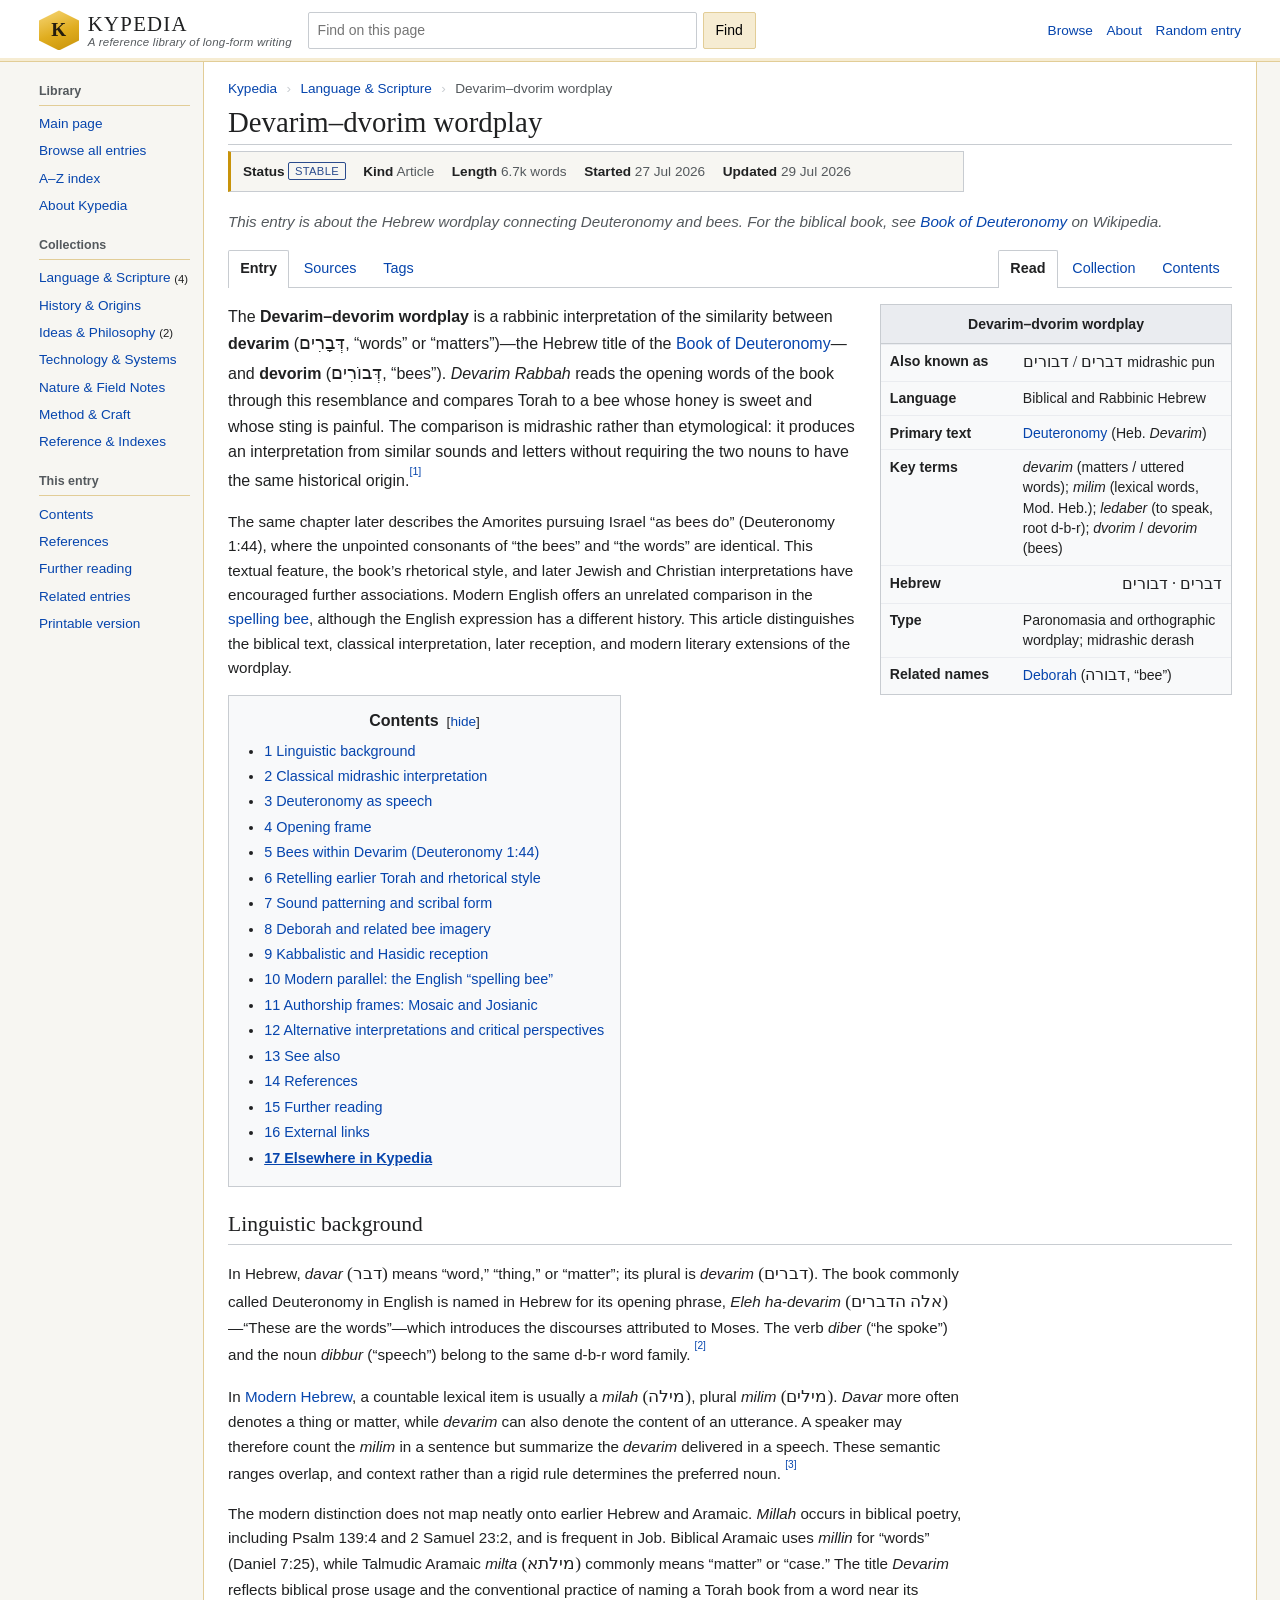
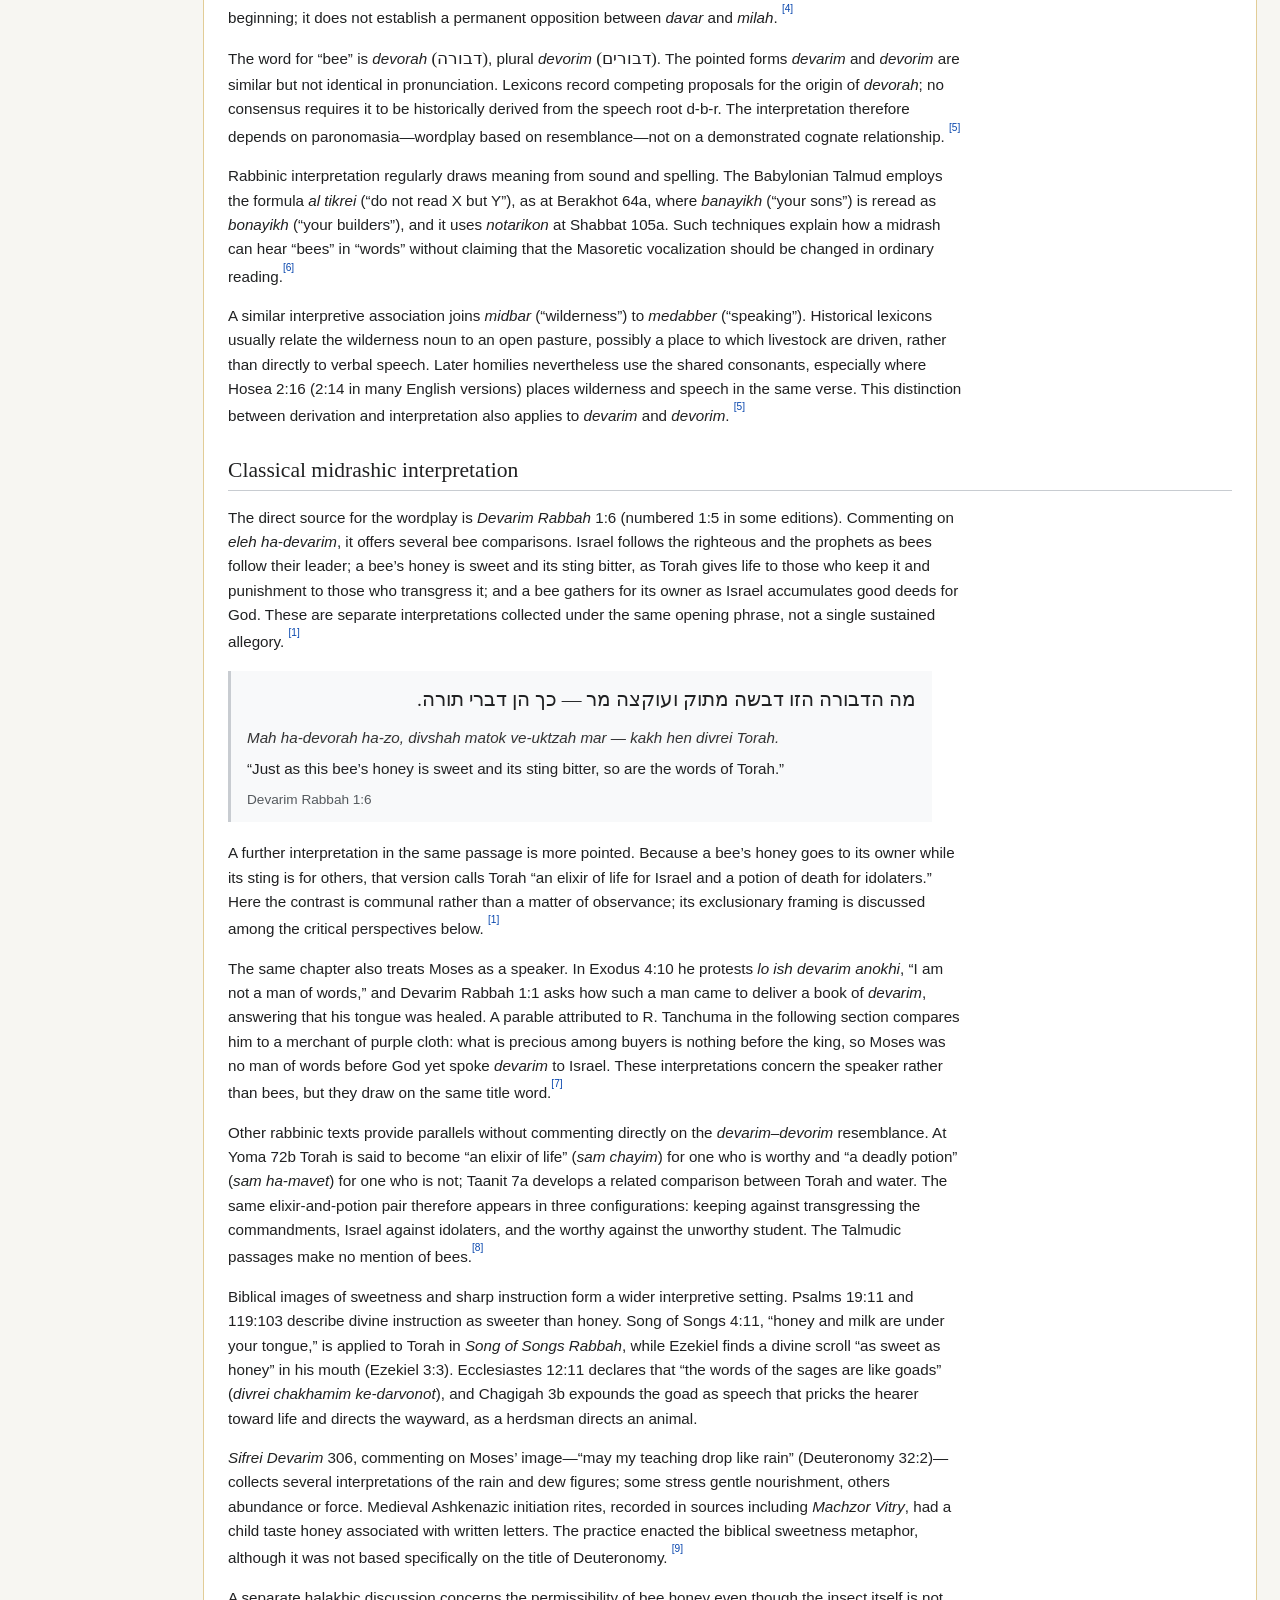
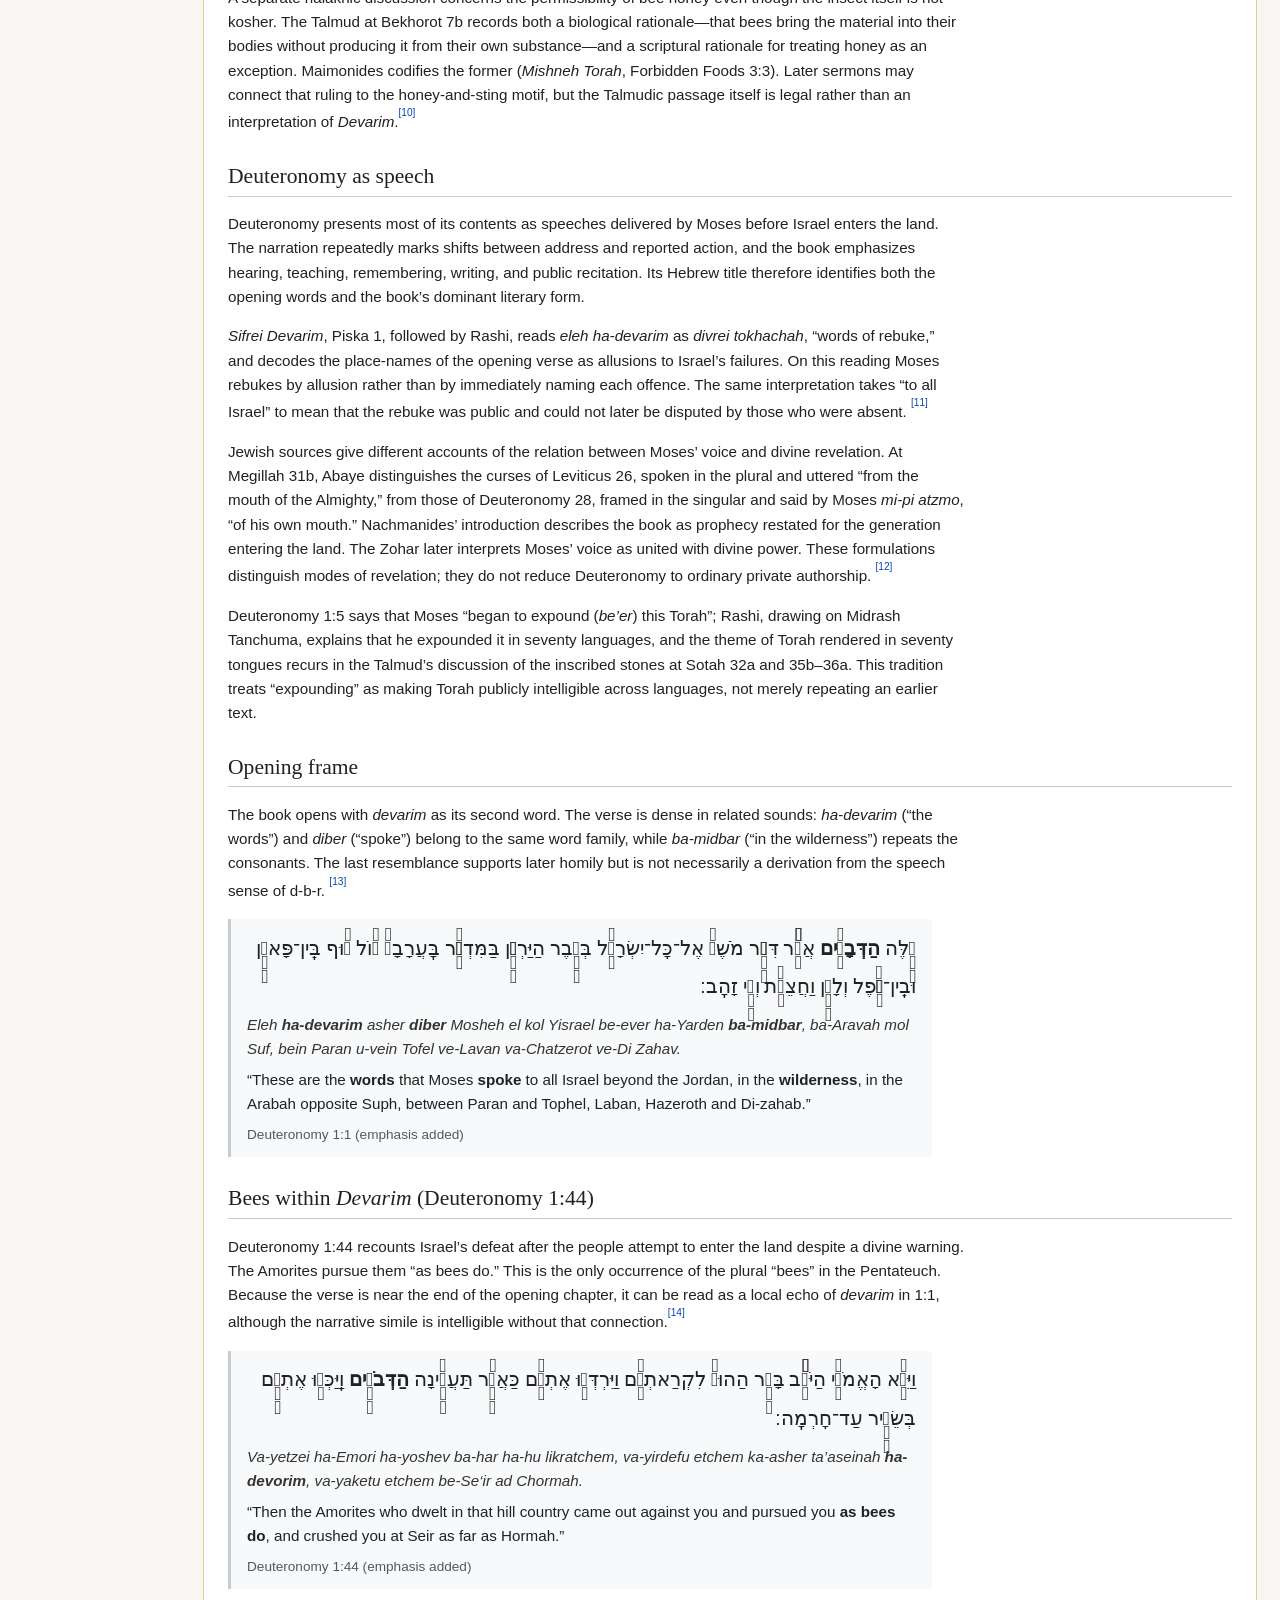
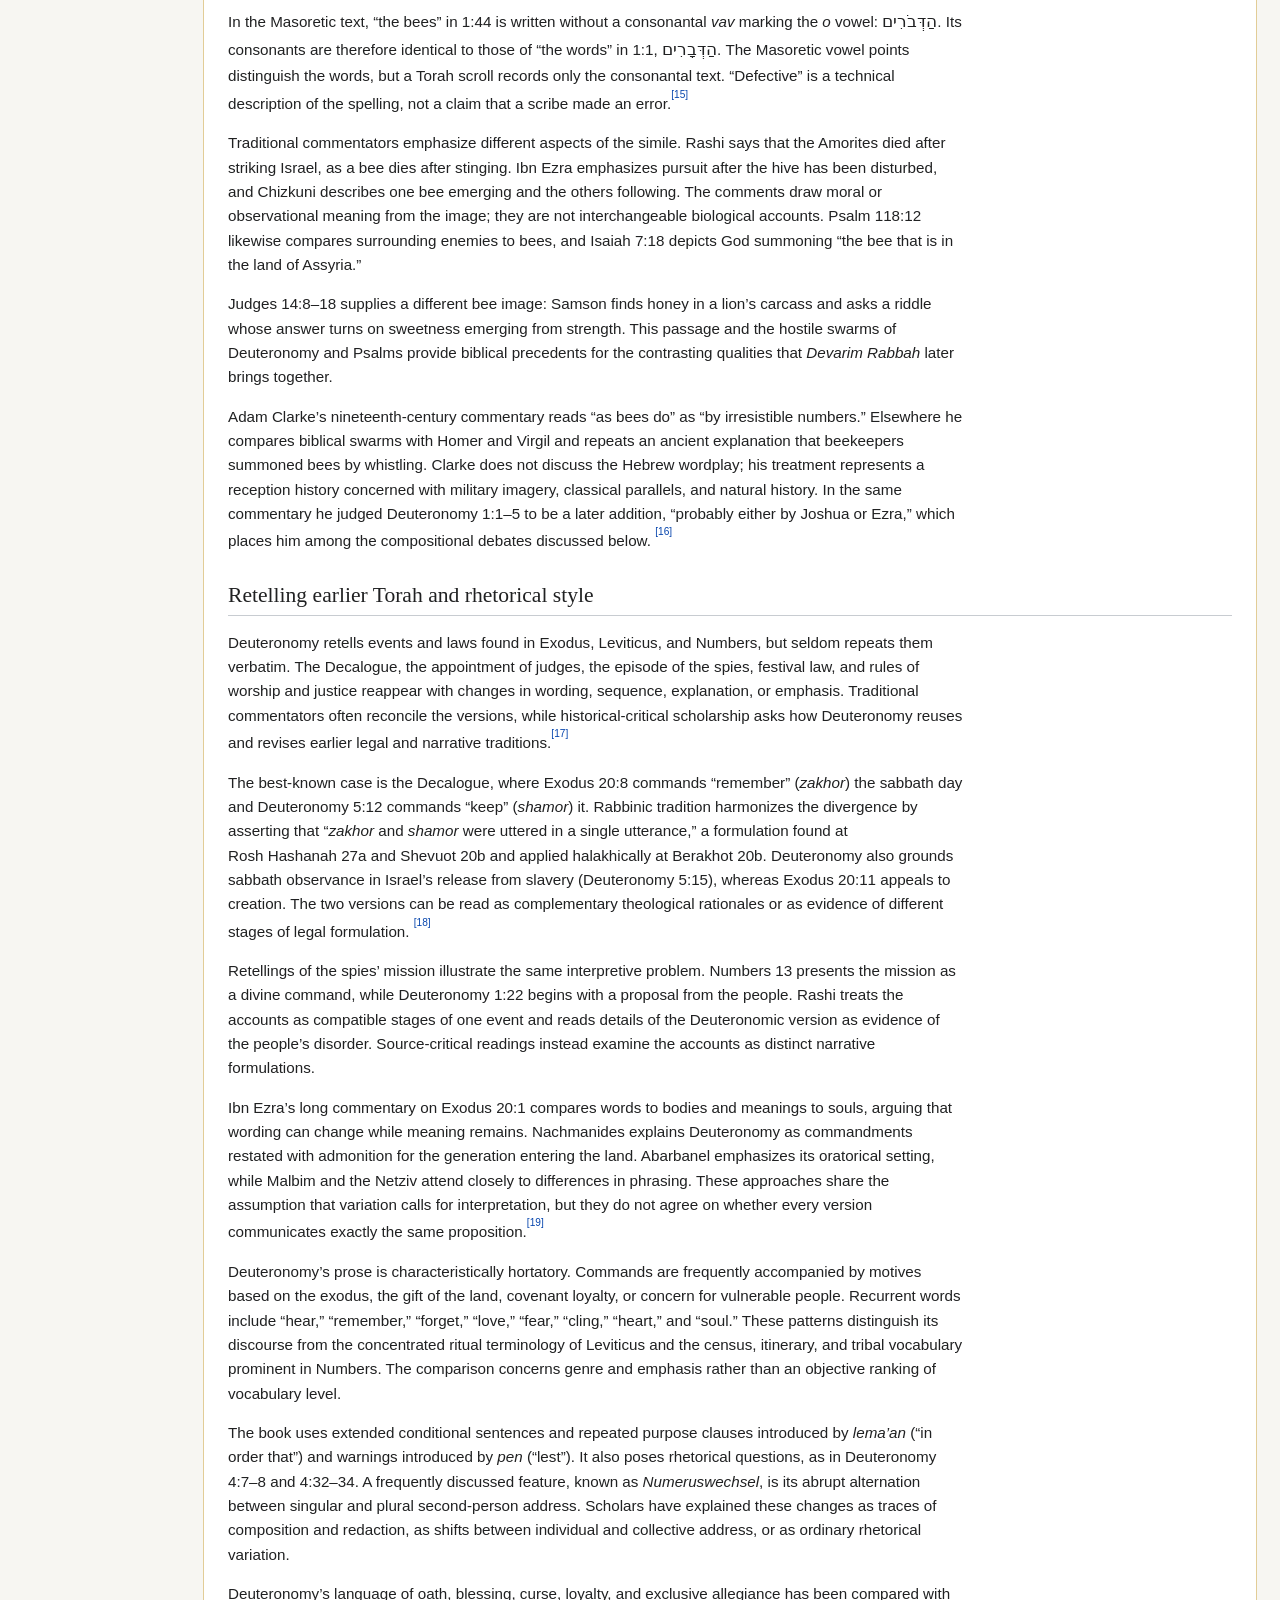
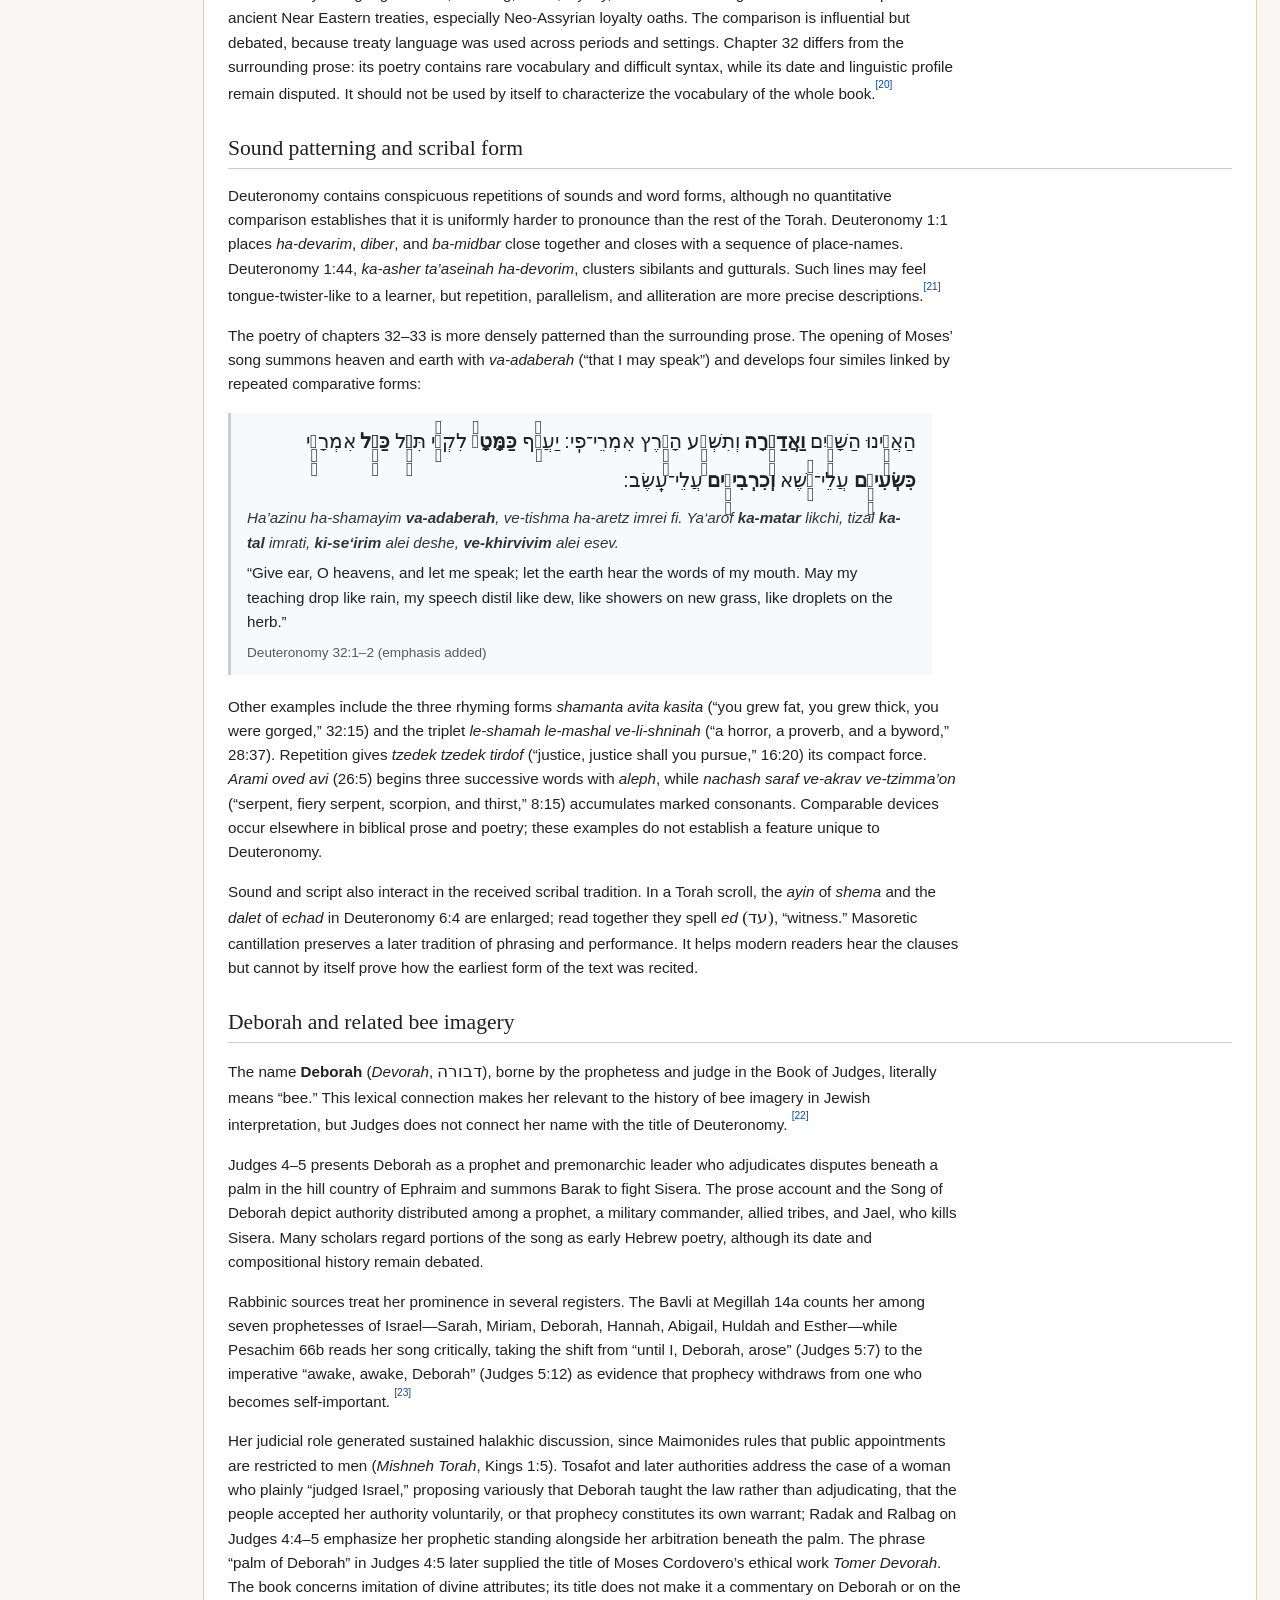
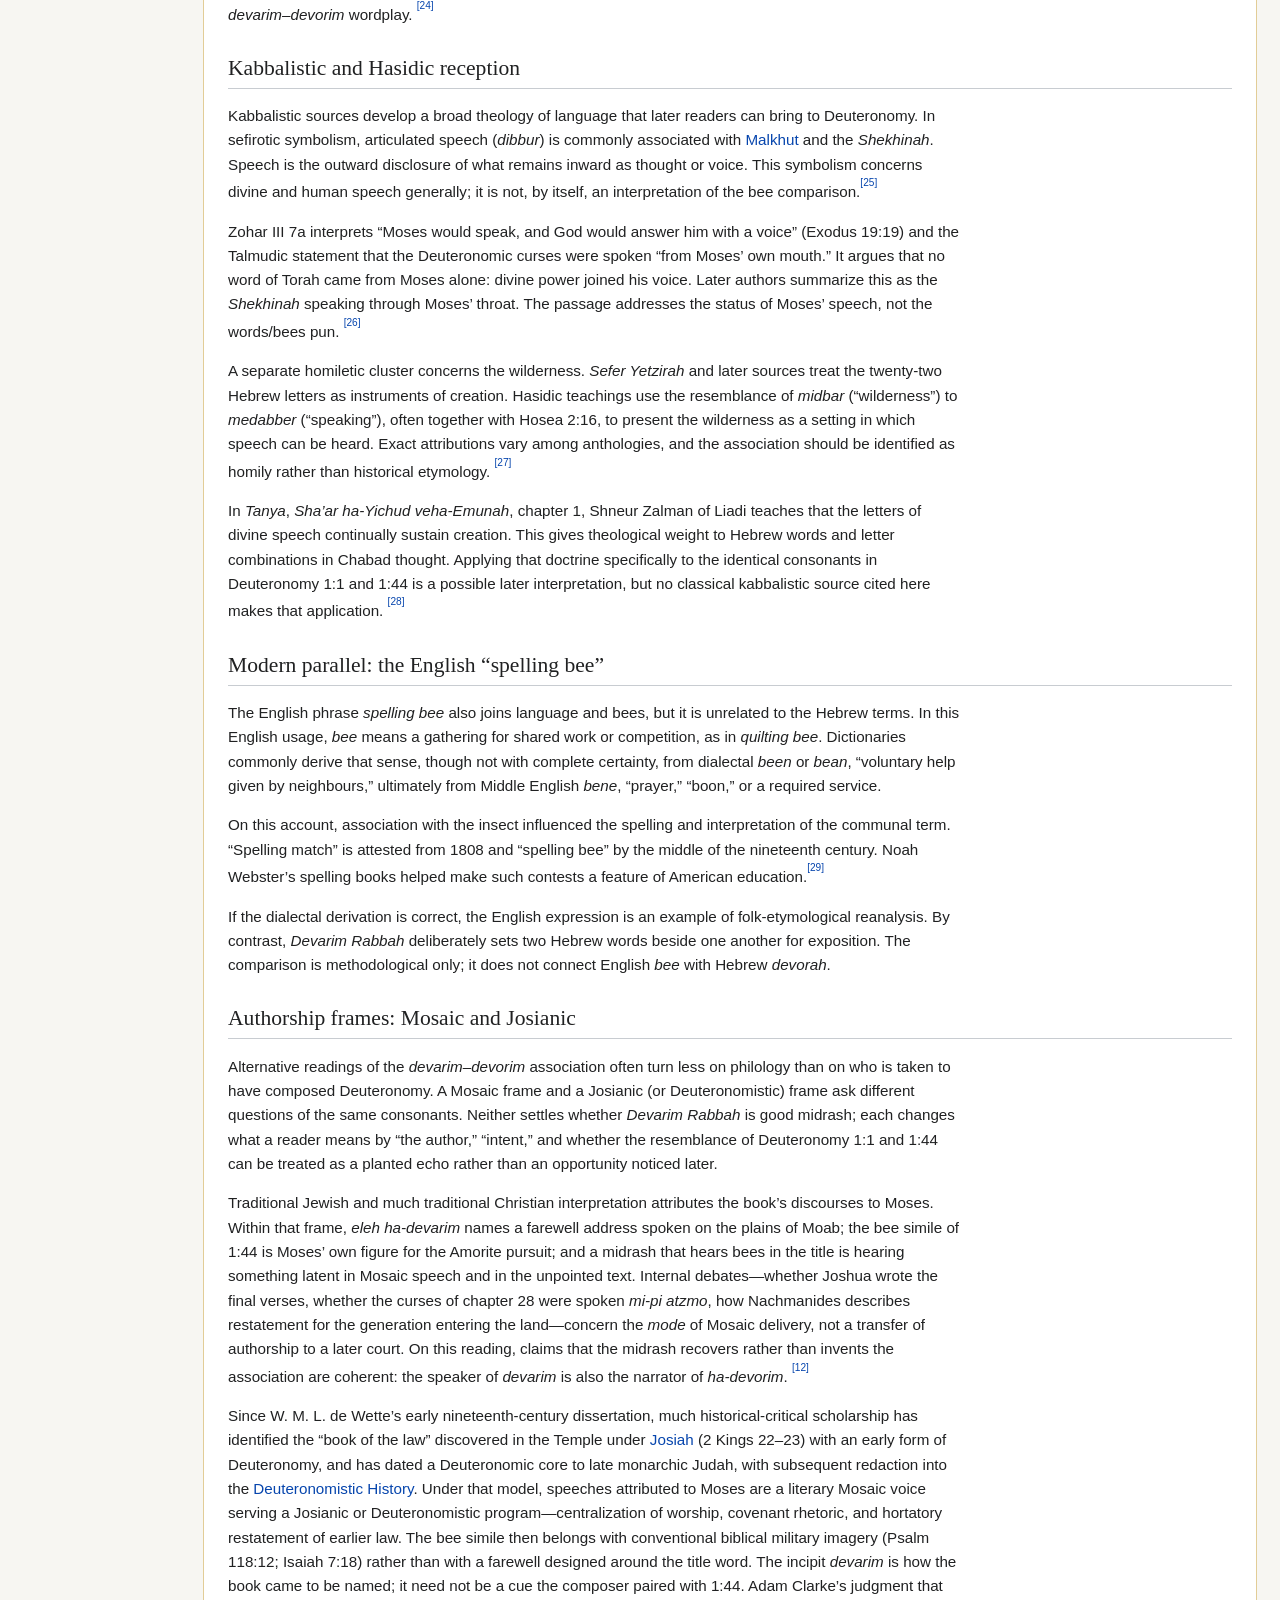
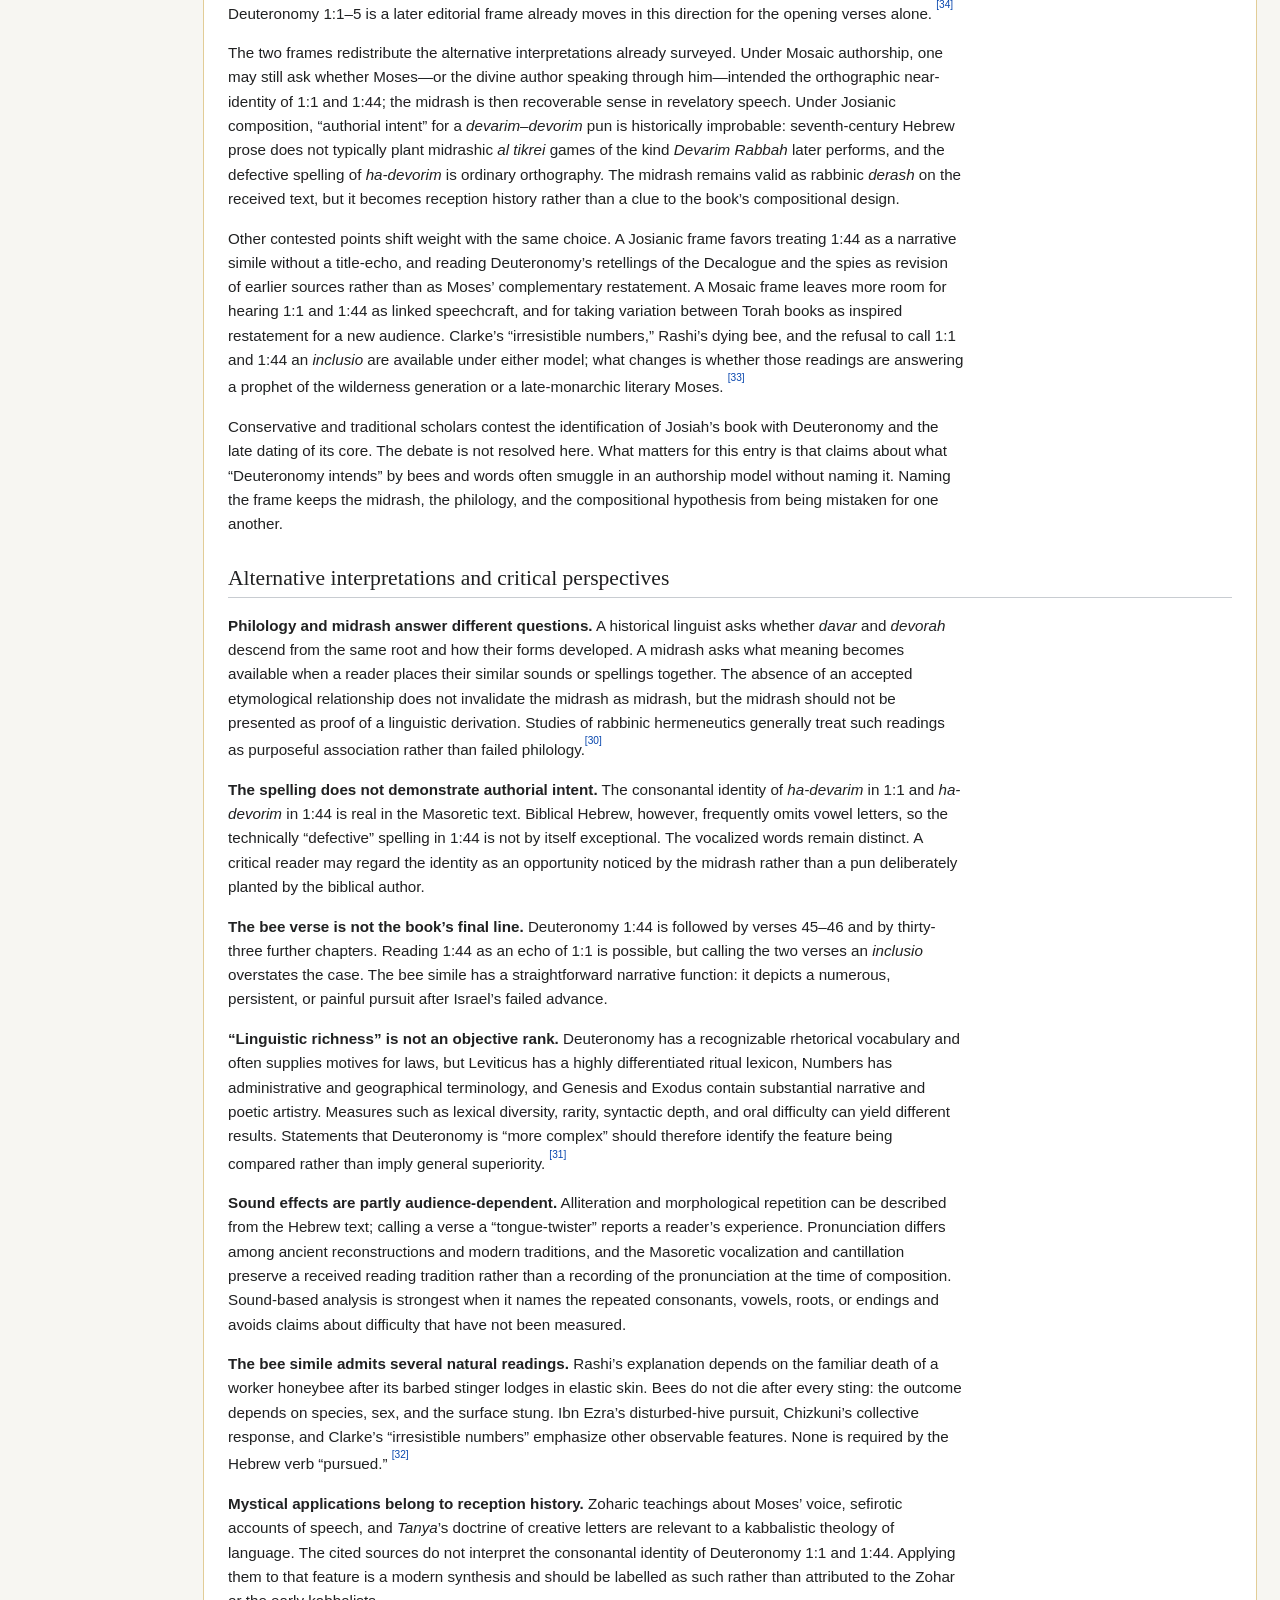
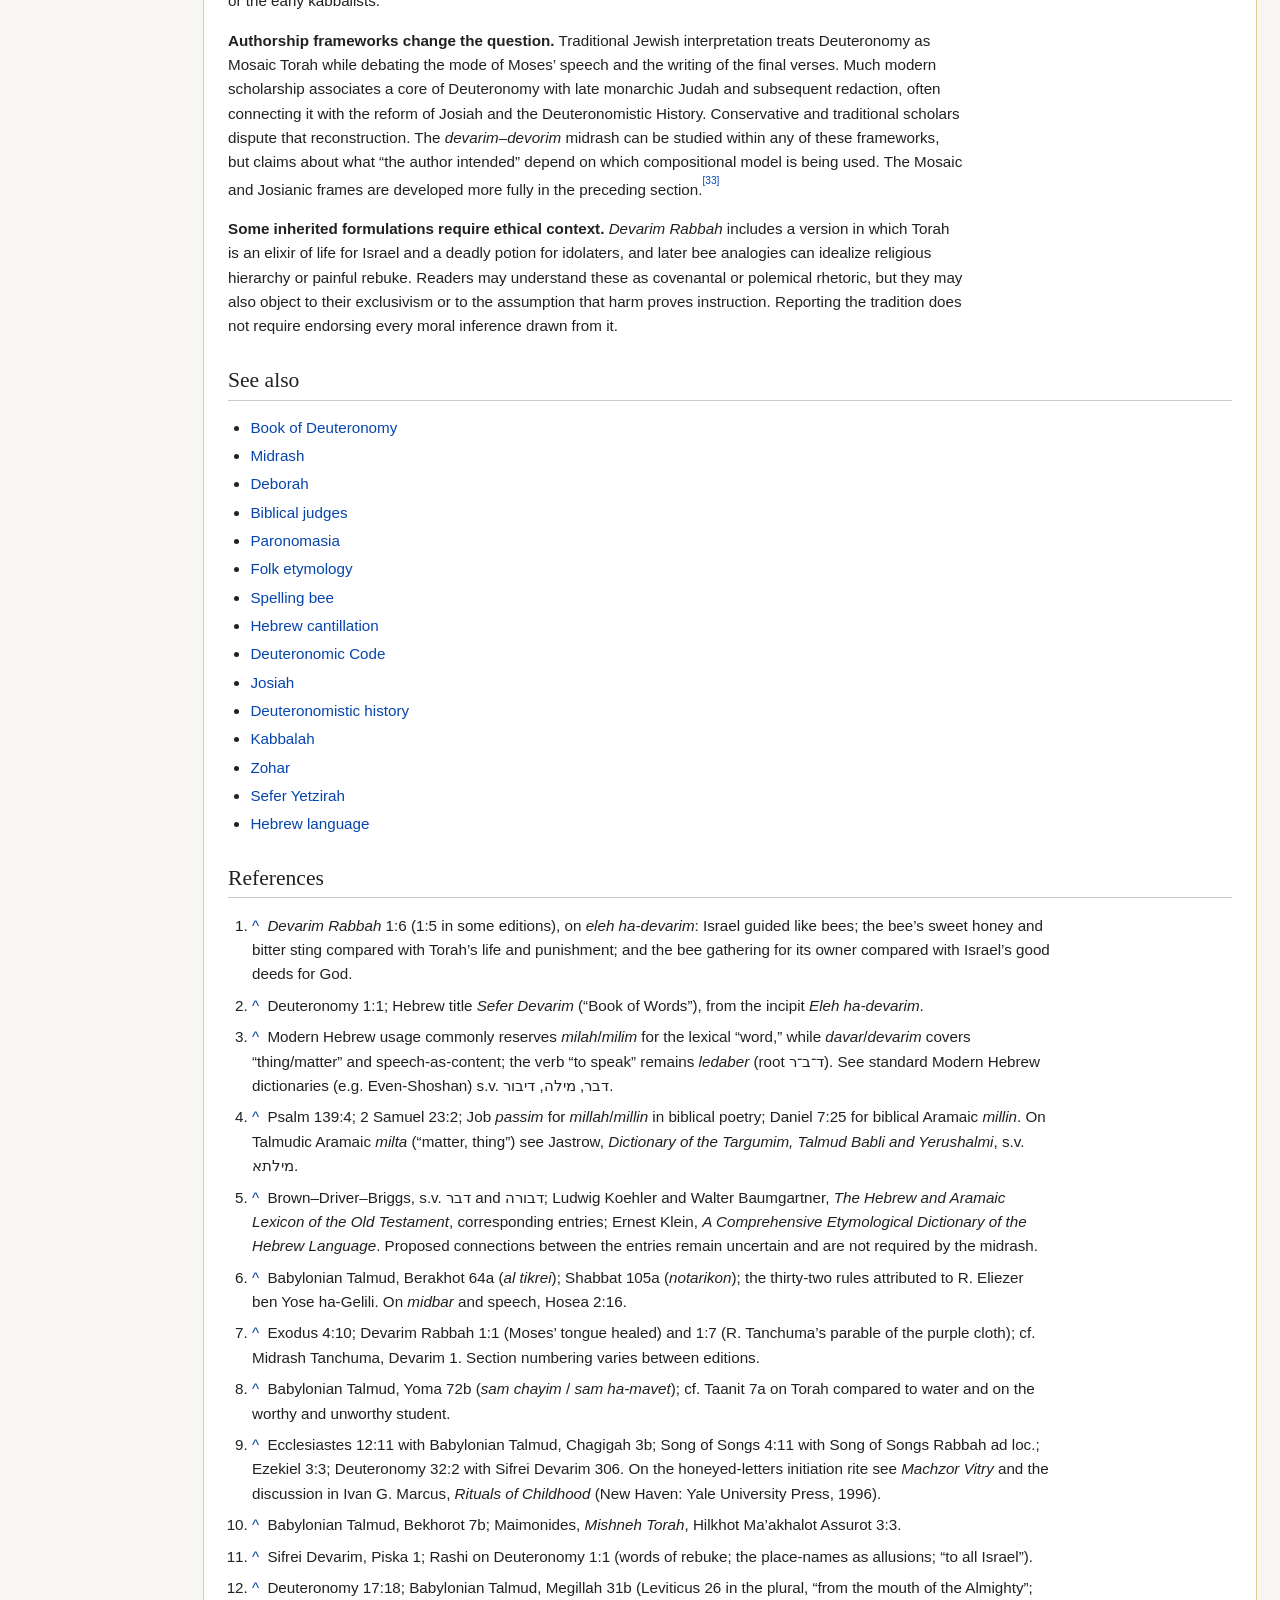
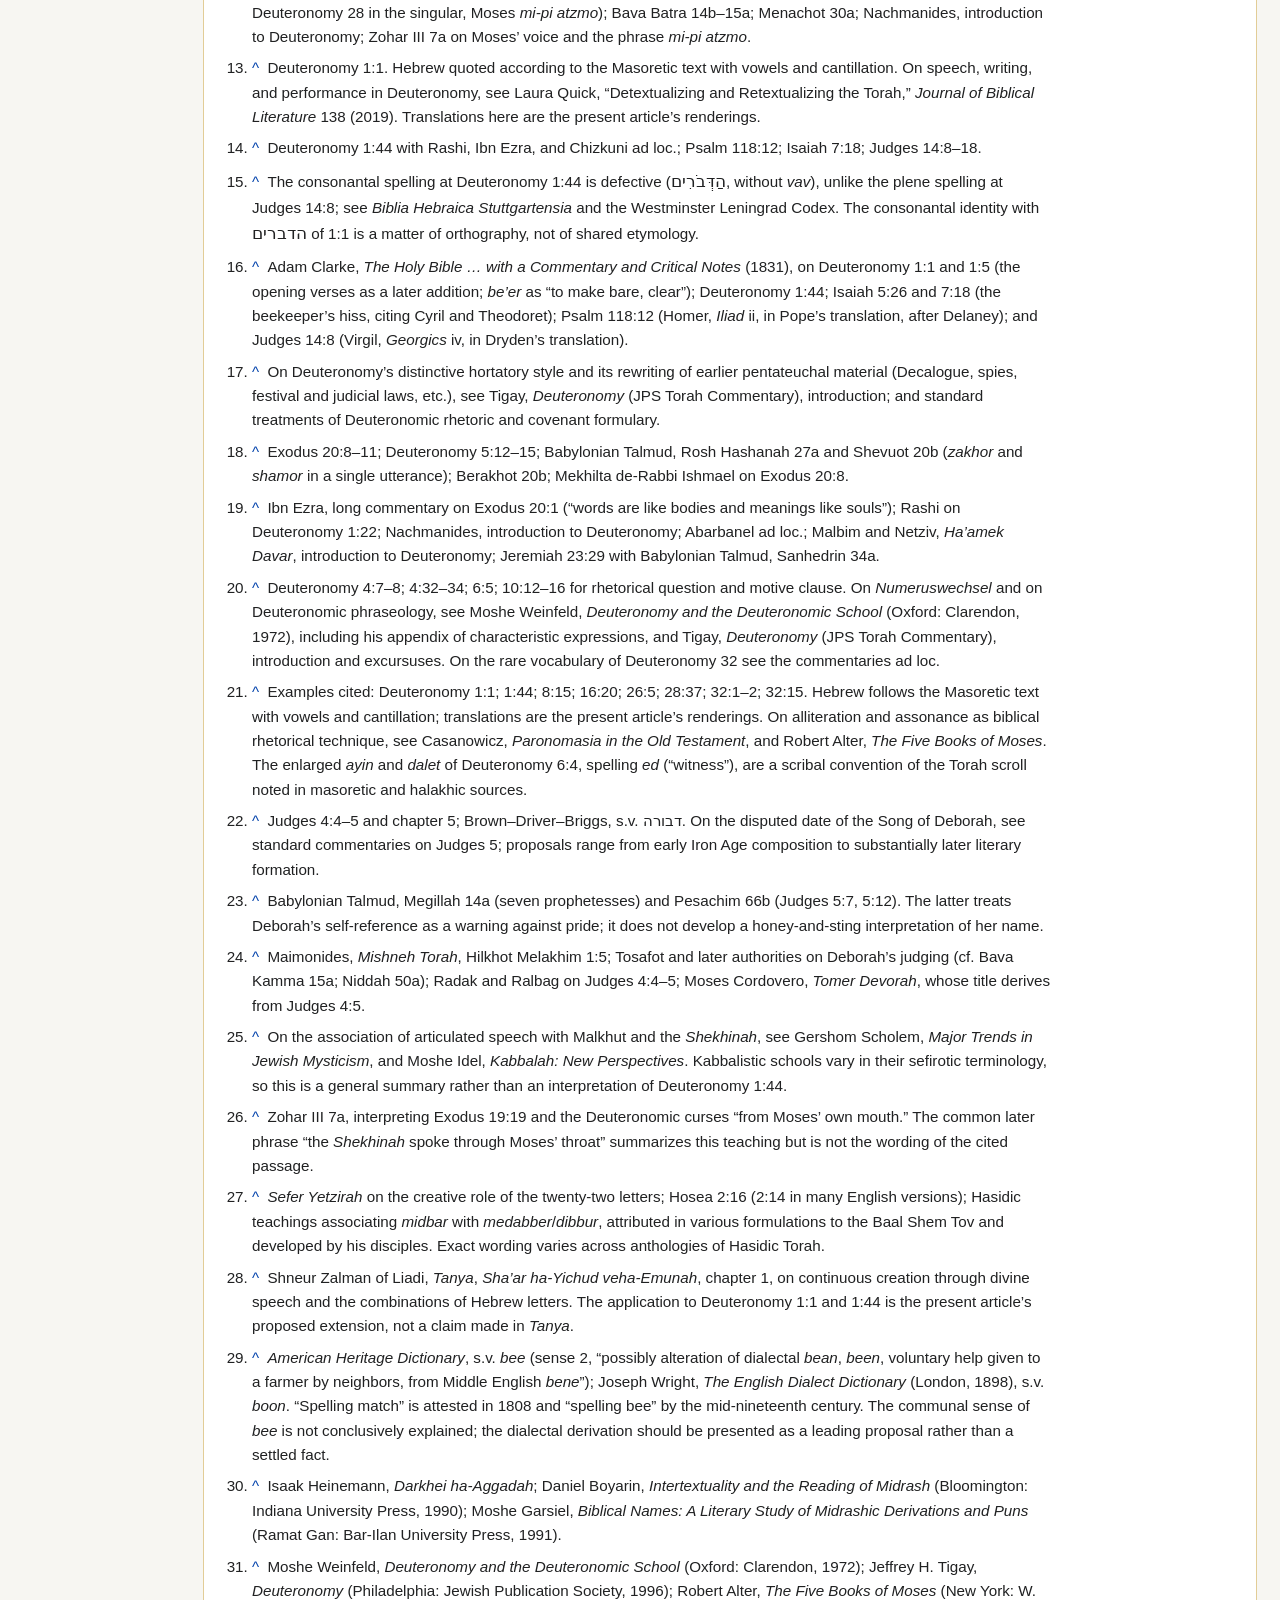
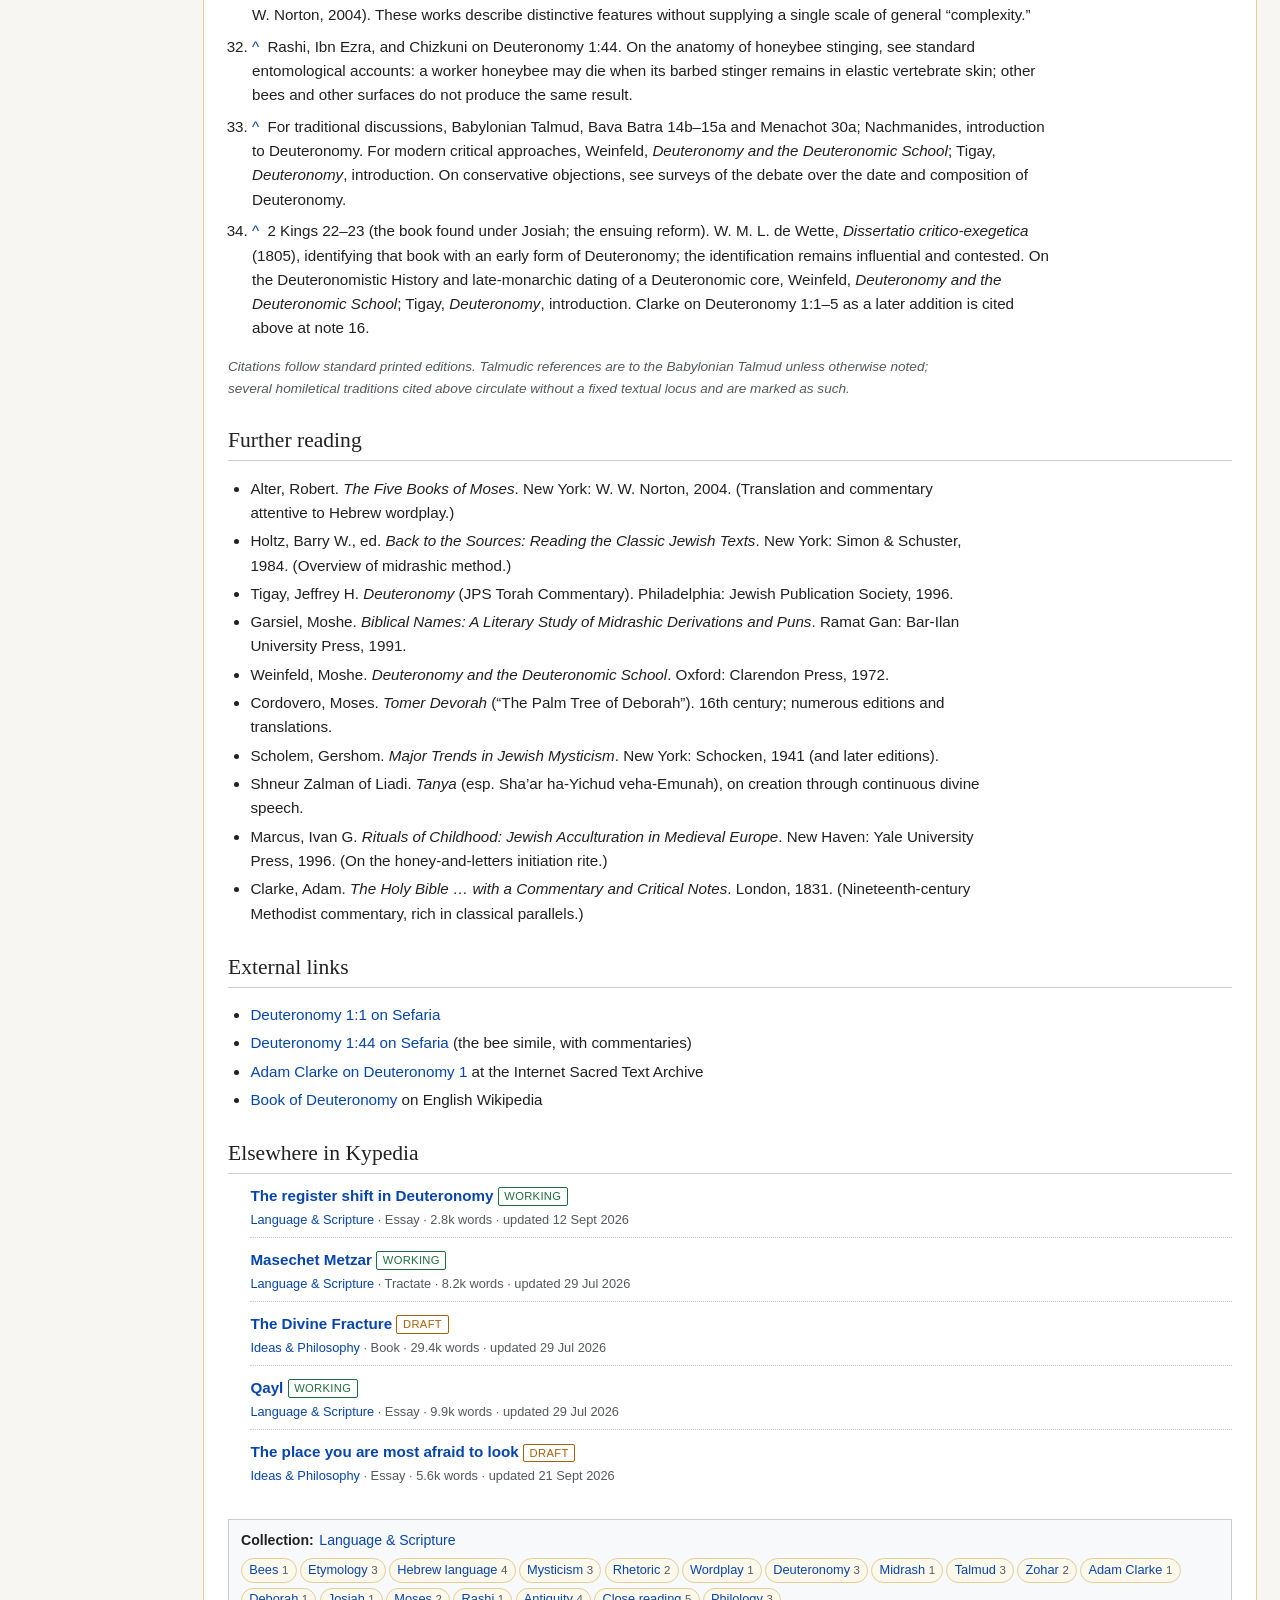
<file: articles/devarim-dvorim-wordplay.html>
<!DOCTYPE html>
<html lang="en" data-kp-root="../">
  <head>
    <meta charset="UTF-8" />
    <meta name="viewport" content="width=device-width, initial-scale=1.0" />
    <title>Devarim–dvorim wordplay — Kypedia</title>
    <meta
      name="description"
      content="The Hebrew title of Deuteronomy, devarim (“words”), differs from devorim (“bees”) by a vowel, and in an unpointed scroll not at all. A study of the pun and the homily built on it."
    />

    <!-- Kypedia entry metadata. Must match this entry's record in library.js. -->
    <meta name="kypedia:slug" content="devarim-dvorim-wordplay" />
    <meta name="kypedia:title" content="Devarim–dvorim wordplay" />
    <meta name="kypedia:collection" content="language" />
    <meta name="kypedia:kind" content="article" />
    <meta name="kypedia:status" content="stable" />
    <meta name="kypedia:created" content="2026-07-27" />
    <meta name="kypedia:updated" content="2026-07-29" />
    <meta
      name="kypedia:tags"
      content="hebrew-language, wordplay, etymology, bees, deuteronomy, midrash, talmud, zohar, moses, josiah, deborah, rashi, adam-clarke, mysticism, rhetoric, close-reading, philology, antiquity"
    />

    <link rel="stylesheet" href="../styles.css" />
    <link rel="stylesheet" href="../kypedia.css" />
  </head>
  <body>
    <a class="skip-link" href="#content">Jump to content</a>

    <header class="mw-header" role="banner">
      <div class="mw-header-inner">
        <a class="mw-logo" href="../index.html" aria-label="Kypedia main page">
          <span class="mw-logo-mark" aria-hidden="true">K</span>
          <span class="mw-logo-text">
            <span class="mw-logo-wordmark">KYPEDIA</span>
            <span class="mw-logo-tagline" data-kp-render="site-tagline"></span>
          </span>
        </a>
        <form class="mw-search" role="search" action="#" method="get">
          <label class="visually-hidden" for="searchInput">Find on this page</label>
          <input
            id="searchInput"
            type="search"
            name="search"
            placeholder="Find on this page"
            autocomplete="off"
          />
          <button type="submit">Find</button>
          <p class="k-search-fallback" id="searchFallback" hidden></p>
        </form>
        <nav class="mw-user-links" aria-label="Library tools">
          <a href="../browse.html">Browse</a>
          <a href="../about.html">About</a>
          <a id="randomEntry" href="../browse.html">Random entry</a>
        </nav>
      </div>
    </header>

    <div class="mw-page">
      <aside class="mw-sidebar" aria-label="Main menu">
        <nav>
          <h2 class="sidebar-heading">Library</h2>
          <ul class="sidebar-nav">
            <li><a href="../index.html">Main page</a></li>
            <li><a href="../browse.html">Browse all entries</a></li>
            <li><a href="../browse.html?group=letter">A–Z index</a></li>
            <li><a href="../about.html">About Kypedia</a></li>
          </ul>

          <h2 class="sidebar-heading">Collections</h2>
          <ul class="sidebar-nav" data-kp-render="nav-collections"></ul>

          <h2 class="sidebar-heading">This entry</h2>
          <ul class="sidebar-nav">
            <li><a href="#toc">Contents</a></li>
            <li><a href="#References">References</a></li>
            <li><a href="#Further_reading">Further reading</a></li>
            <li><a href="#Elsewhere_in_Kypedia">Related entries</a></li>
            <li><a id="printLink" href="#">Printable version</a></li>
          </ul>
        </nav>
      </aside>

      <main id="content" class="mw-content" role="main">
        <div class="k-breadcrumb">
          <a href="../index.html">Kypedia</a>
          <span class="k-sep">›</span>
          <a href="../browse.html?collection=language">Language &amp; Scripture</a>
          <span class="k-sep">›</span> Devarim–dvorim wordplay
        </div>

        <h1 id="firstHeading" class="firstHeading">
          Devarim–dvorim wordplay
        </h1>

        <div class="mw-body-content">
          <div class="k-article-meta" data-kp-render="article-meta"></div>

          <div class="hatnote">
            This entry is about the Hebrew wordplay connecting Deuteronomy and
            bees. For the biblical book, see
            <a href="https://en.wikipedia.org/wiki/Book_of_Deuteronomy" target="_blank" rel="noopener noreferrer">Book of Deuteronomy</a>
            on Wikipedia.
          </div>

          <div class="mw-article-toolbar" role="navigation" aria-label="Entry views">
            <div class="vector-menu-tabs">
              <a class="selected" href="#content">Entry</a>
              <a href="#References">Sources</a>
              <a href="#Categories">Tags</a>
            </div>
            <div class="vector-menu-views">
              <a class="selected" href="#content">Read</a>
              <a href="../browse.html?collection=language">Collection</a>
              <a href="#toc">Contents</a>
            </div>
          </div>

          <aside class="infobox">
            <div class="infobox-title">Devarim–dvorim wordplay</div>
            <table>
              <tbody>
                <tr>
                  <th>Also known as</th>
                  <td>
                    <span class="he" dir="rtl" lang="he">דברים / דבורים</span>
                    midrashic pun
                  </td>
                </tr>
                <tr>
                  <th>Language</th>
                  <td>Biblical and Rabbinic Hebrew</td>
                </tr>
                <tr>
                  <th>Primary text</th>
                  <td>
                    <a href="https://en.wikipedia.org/wiki/Book_of_Deuteronomy" target="_blank" rel="noopener noreferrer">Deuteronomy</a>
                    <span class="nowrap">(Heb. <i>Devarim</i>)</span>
                  </td>
                </tr>
                <tr>
                  <th>Key terms</th>
                  <td>
                    <i>devarim</i> (matters / uttered words);
                    <i>milim</i> (lexical words, Mod. Heb.);
                    <i>ledaber</i> (to speak, root d-b-r);
                    <i>dvorim</i> / <i>devorim</i> (bees)
                  </td>
                </tr>
                <tr>
                  <th>Hebrew</th>
                  <td class="he" dir="rtl" lang="he">דברים · דבורים</td>
                </tr>
                <tr>
                  <th>Type</th>
                  <td>Paronomasia and orthographic wordplay; midrashic derash</td>
                </tr>
                <tr>
                  <th>Related names</th>
                  <td>
                    <a href="https://en.wikipedia.org/wiki/Deborah" target="_blank" rel="noopener noreferrer">Deborah</a>
                    (<span class="he" dir="rtl" lang="he">דבורה</span>, “bee”)
                  </td>
                </tr>
              </tbody>
            </table>
          </aside>

          <p class="lead">
            The <b>Devarim–devorim wordplay</b> is a rabbinic interpretation of
            the similarity between <b>devarim</b>
            (<span class="he" dir="rtl" lang="he">דְּבָרִים</span>, “words” or
            “matters”)—the Hebrew title of the
            <a href="https://en.wikipedia.org/wiki/Book_of_Deuteronomy" target="_blank" rel="noopener noreferrer">Book of Deuteronomy</a>—and
            <b>devorim</b>
            (<span class="he" dir="rtl" lang="he">דְּבוֹרִים</span>, “bees”).
            <cite>Devarim Rabbah</cite> reads the opening words of the book through
            this resemblance and compares Torah to a bee whose honey is sweet and
            whose sting is painful. The comparison is midrashic rather than
            etymological: it produces an interpretation from similar sounds and
            letters without requiring the two nouns to have the same historical
            origin.<sup id="cite_ref-1" class="reference"><a href="#cite_note-1">[1]</a></sup>
          </p>
          <p>
            The same chapter later describes the Amorites pursuing Israel “as bees
            do” (Deuteronomy 1:44), where the unpointed consonants of “the bees”
            and “the words” are identical. This textual feature, the book’s
            rhetorical style, and later Jewish and Christian interpretations have
            encouraged further associations. Modern English offers an unrelated
            comparison in the
            <a href="https://en.wikipedia.org/wiki/Spelling_bee" target="_blank" rel="noopener noreferrer">spelling bee</a>,
            although the English expression has a different history. This article
            distinguishes the biblical text, classical interpretation, later
            reception, and modern literary extensions of the wordplay.
          </p>

          <div id="toc" class="toc" role="navigation" aria-labelledby="toctitle">
            <div class="toctitle">
              <h2 id="toctitle">Contents</h2>
              <span class="toc-toggle">
                [<a href="#" id="toggleToc" aria-controls="toc-list" aria-expanded="true">hide</a>]
              </span>
            </div>
            <ul id="toc-list"></ul>
          </div>

          <section id="Linguistic_background">
            <h2>
              <span class="mw-headline">Linguistic background</span>
            </h2>
            <p>
              In Hebrew, <i>davar</i>
              <span class="he" dir="rtl" lang="he">(דבר)</span> means “word,”
              “thing,” or “matter”; its plural is <i>devarim</i>
              <span class="he" dir="rtl" lang="he">(דברים)</span>. The book
              commonly called Deuteronomy in English is named in Hebrew for its
              opening phrase, <i>Eleh ha-devarim</i>
              <span class="he" dir="rtl" lang="he">(אלה הדברים)</span>—“These are
              the words”—which introduces the discourses attributed to Moses.
              The verb <i>diber</i> (“he spoke”) and the noun <i>dibbur</i>
              (“speech”) belong to the same d-b-r word family.
              <sup id="cite_ref-2" class="reference"><a href="#cite_note-2">[2]</a></sup>
            </p>
            <p>
              In
              <a href="https://en.wikipedia.org/wiki/Modern_Hebrew" target="_blank" rel="noopener noreferrer">Modern Hebrew</a>,
              a countable lexical item is usually a <i>milah</i>
              <span class="he" dir="rtl" lang="he">(מילה)</span>, plural
              <i>milim</i>
              <span class="he" dir="rtl" lang="he">(מילים)</span>. <i>Davar</i>
              more often denotes a thing or matter, while <i>devarim</i> can also
              denote the content of an utterance. A speaker may therefore count
              the <i>milim</i> in a sentence but summarize the <i>devarim</i>
              delivered in a speech. These semantic ranges overlap, and context
              rather than a rigid rule determines the preferred noun.
              <sup id="cite_ref-3" class="reference"><a href="#cite_note-3">[3]</a></sup>
            </p>
            <p>
              The modern distinction does not map neatly onto earlier Hebrew and
              Aramaic. <i>Millah</i> occurs in biblical poetry, including Psalm
              139:4 and 2 Samuel 23:2, and is frequent in Job. Biblical Aramaic
              uses <i>millin</i> for “words” (Daniel 7:25), while Talmudic Aramaic
              <i>milta</i>
              <span class="he" dir="rtl" lang="he">(מילתא)</span> commonly means
              “matter” or “case.” The title <i>Devarim</i> reflects biblical
              prose usage and the conventional practice of naming a Torah book
              from a word near its beginning; it does not establish a permanent
              opposition between <i>davar</i> and <i>milah</i>.
              <sup id="cite_ref-4" class="reference"><a href="#cite_note-4">[4]</a></sup>
            </p>
            <p>
              The word for “bee” is <i>devorah</i>
              <span class="he" dir="rtl" lang="he">(דבורה)</span>, plural
              <i>devorim</i>
              <span class="he" dir="rtl" lang="he">(דבורים)</span>. The pointed
              forms <i>devarim</i> and <i>devorim</i> are similar but not
              identical in pronunciation. Lexicons record competing proposals
              for the origin of <i>devorah</i>; no consensus requires it to be
              historically derived from the speech root d-b-r. The interpretation
              therefore depends on paronomasia—wordplay based on resemblance—not
              on a demonstrated cognate relationship.
              <sup id="cite_ref-5" class="reference"><a href="#cite_note-5">[5]</a></sup>
            </p>
            <p>
              Rabbinic interpretation regularly draws meaning from sound and
              spelling. The Babylonian Talmud employs the formula
              <i>al tikrei</i> (“do not read X but Y”), as at
              <span class="nowrap">Berakhot 64a</span>, where <i>banayikh</i>
              (“your sons”) is reread as <i>bonayikh</i> (“your builders”), and it
              uses <i>notarikon</i> at <span class="nowrap">Shabbat 105a</span>.
              Such techniques explain how a midrash can hear “bees” in “words”
              without claiming that the Masoretic vocalization should be changed
              in ordinary reading.<sup id="cite_ref-6" class="reference"><a href="#cite_note-6">[6]</a></sup>
            </p>
            <p>
              A similar interpretive association joins <i>midbar</i>
              (“wilderness”) to <i>medabber</i> (“speaking”). Historical lexicons
              usually relate the wilderness noun to an open pasture, possibly a
              place to which livestock are driven, rather than directly to verbal
              speech. Later homilies nevertheless use the shared consonants,
              especially where Hosea 2:16 (2:14 in many English versions) places
              wilderness and speech in the same verse. This distinction between derivation and interpretation also
              applies to <i>devarim</i> and <i>devorim</i>.
              <sup class="reference"><a href="#cite_note-5">[5]</a></sup>
            </p>
          </section>

          <section id="Midrashic_interpretation">
            <h2>
              <span class="mw-headline">Classical midrashic interpretation</span>
            </h2>
            <p>
              The direct source for the wordplay is <cite>Devarim Rabbah</cite>
              1:6 (numbered 1:5 in some editions). Commenting on
              <i>eleh ha-devarim</i>, it offers several bee comparisons. Israel
              follows the righteous and the prophets as bees follow their leader;
              a bee’s honey is sweet and its sting bitter, as Torah gives life to
              those who keep it and punishment to those who transgress it; and a
              bee gathers for its owner as Israel accumulates good deeds for God.
              These are separate interpretations collected under the same opening
              phrase, not a single sustained allegory.
              <sup class="reference"><a href="#cite_note-1">[1]</a></sup>
            </p>
            <blockquote class="verse">
              <span class="verse-he" lang="he" dir="rtl">
                מה הדבורה הזו דבשה מתוק ועוקצה מר — כך הן דברי תורה.
              </span>
              <span class="verse-tr">
                Mah ha-devorah ha-zo, divshah matok ve-uktzah mar — kakh hen divrei
                Torah.
              </span>
              <span class="verse-en">
                “Just as this bee’s honey is sweet and its sting bitter, so are the
                words of Torah.”
              </span>
              <span class="verse-ref">Devarim Rabbah 1:6</span>
            </blockquote>
            <p>
              A further interpretation in the same passage is more pointed. Because
              a bee’s honey goes to its owner while its sting is for others, that
              version calls Torah “an elixir of life for Israel and a potion of
              death for idolaters.” Here the contrast is communal rather than a
              matter of observance; its exclusionary framing is discussed among the
              critical perspectives below.
              <sup class="reference"><a href="#cite_note-1">[1]</a></sup>
            </p>
            <p>
              The same chapter also treats Moses as a speaker. In Exodus 4:10 he
              protests <i>lo ish devarim anokhi</i>, “I am not a man of words,” and
              Devarim Rabbah 1:1 asks how such a man came to deliver a book of
              <i>devarim</i>, answering that his tongue was healed. A parable
              attributed to R. Tanchuma in the following section compares him to a
              merchant of purple cloth: what is precious among buyers is nothing
              before the king, so Moses was no man of words before God yet spoke
              <i>devarim</i> to Israel. These interpretations concern the speaker
              rather than bees, but they draw on the same title
              word.<sup id="cite_ref-7" class="reference"><a href="#cite_note-7">[7]</a></sup>
            </p>
            <p>
              Other rabbinic texts provide parallels without commenting directly
              on the <i>devarim–devorim</i> resemblance. At
              <span class="nowrap">Yoma 72b</span> Torah is
              said to become “an elixir of life” (<i>sam chayim</i>) for one who is
              worthy and “a deadly potion” (<i>sam ha-mavet</i>) for one who is
              not; <span class="nowrap">Taanit 7a</span> develops a related
              comparison between Torah and water. The same elixir-and-potion pair
              therefore appears in three configurations: keeping against
              transgressing the commandments, Israel against idolaters, and the
              worthy against the unworthy student. The Talmudic passages make no
              mention of
              bees.<sup id="cite_ref-8" class="reference"><a href="#cite_note-8">[8]</a></sup>
            </p>
            <p>
              Biblical images of sweetness and sharp instruction form a wider
              interpretive setting. Psalms 19:11 and 119:103 describe divine
              instruction as sweeter than honey. Song of Songs 4:11, “honey and
              milk are under your tongue,” is applied to Torah in
              <cite>Song of Songs Rabbah</cite>, while Ezekiel finds a divine
              scroll “as sweet as honey” in his mouth (Ezekiel 3:3). Ecclesiastes
              12:11 declares that “the words of the sages are like goads”
              (<i>divrei chakhamim ke-darvonot</i>), and
              <span class="nowrap">Chagigah 3b</span> expounds the goad as
              speech that pricks the hearer toward life and directs the wayward,
              as a herdsman directs an animal.
            </p>
            <p>
              <cite>Sifrei Devarim</cite> 306, commenting on Moses’
              image—“may my teaching drop like rain” (Deuteronomy 32:2)—collects
              several interpretations of the rain and dew figures; some stress
              gentle nourishment, others abundance or force. Medieval Ashkenazic initiation rites,
              recorded in sources including <cite>Machzor Vitry</cite>, had a child
              taste honey associated with written letters. The practice enacted
              the biblical sweetness metaphor, although it was not based
              specifically on the title of Deuteronomy.
              <sup id="cite_ref-9" class="reference"><a href="#cite_note-9">[9]</a></sup>
            </p>
            <p>
              A separate halakhic discussion concerns the permissibility of bee
              honey even though the insect itself is not kosher. The Talmud at
              <span class="nowrap">Bekhorot 7b</span> records both a biological
              rationale—that bees bring the material into their bodies without
              producing it from their own substance—and a scriptural rationale for
              treating honey as an exception. Maimonides codifies the former
              (<cite>Mishneh Torah</cite>, Forbidden Foods 3:3). Later sermons may
              connect that ruling to the honey-and-sting motif, but the Talmudic
              passage itself is legal rather than an interpretation of
              <i>Devarim</i>.<sup id="cite_ref-10" class="reference"><a href="#cite_note-10">[10]</a></sup>
            </p>
          </section>

          <section id="In_Deuteronomy_Devarim">
            <h2>
              <span class="mw-headline">Deuteronomy as speech</span>
            </h2>
            <p>
              Deuteronomy presents most of its contents as speeches delivered by
              Moses before Israel enters the land. The narration repeatedly marks
              shifts between address and reported action, and the book emphasizes
              hearing, teaching, remembering, writing, and public recitation.
              Its Hebrew title therefore identifies both the opening words and
              the book’s dominant literary form.
            </p>
            <p>
              <cite>Sifrei Devarim</cite>, Piska 1, followed by Rashi, reads
              <i>eleh ha-devarim</i> as <i>divrei tokhachah</i>, “words of rebuke,”
              and decodes the place-names of the opening verse as allusions to
              Israel’s failures. On this reading Moses rebukes by allusion rather
              than by immediately naming each offence. The same interpretation
              takes “to all Israel” to mean that the rebuke was public and could
              not later be disputed by those who were absent.
              <sup id="cite_ref-11" class="reference"><a href="#cite_note-11">[11]</a></sup>
            </p>
            <p>
              Jewish sources give different accounts of the relation between
              Moses’ voice and divine revelation. At
              <span class="nowrap">Megillah 31b</span>, Abaye
              distinguishes the curses of Leviticus 26, spoken in the plural and
              uttered “from the mouth of the Almighty,” from those of Deuteronomy
              28, framed in the singular and said by Moses <i>mi-pi atzmo</i>, “of
              his own mouth.” Nachmanides’ introduction describes the book as
              prophecy restated for the generation entering the land. The Zohar
              later interprets Moses’ voice as united with divine power. These
              formulations distinguish modes of revelation; they do not reduce
              Deuteronomy to ordinary private authorship.
              <sup id="cite_ref-12" class="reference"><a href="#cite_note-12">[12]</a></sup>
            </p>
            <p>
              Deuteronomy 1:5 says that Moses “began to expound
              (<i>be’er</i>) this Torah”; Rashi, drawing on Midrash Tanchuma,
              explains that he expounded it in seventy languages, and the theme of
              Torah rendered in seventy tongues recurs in the Talmud’s discussion of
              the inscribed stones at
              <span class="nowrap">Sotah 32a and 35b–36a</span>. This tradition
              treats “expounding” as making Torah publicly intelligible across
              languages, not merely repeating an earlier text.
            </p>
          </section>

          <section id="Framing_verses">
            <h2>
              <span class="mw-headline">Opening frame</span>
            </h2>
            <p>
              The book opens with <i>devarim</i> as its second word. The verse is
              dense in related sounds: <i>ha-devarim</i> (“the words”) and
              <i>diber</i> (“spoke”) belong to the same word family, while
              <i>ba-midbar</i> (“in the wilderness”) repeats the consonants.
              The last resemblance supports later homily but is not necessarily a
              derivation from the speech sense of d-b-r.
              <sup id="cite_ref-13" class="reference"><a href="#cite_note-13">[13]</a></sup>
            </p>
            <blockquote class="verse">
              <span class="verse-he" lang="he" dir="rtl">
                אֵ֣לֶּה <b>הַדְּבָרִ֗ים</b> אֲשֶׁ֨ר דִּבֶּ֤ר מֹשֶׁה֙ אֶל־כׇּל־יִשְׂרָאֵ֔ל
                בְּעֵ֖בֶר הַיַּרְדֵּ֑ן בַּמִּדְבָּ֡ר בָּֽעֲרָבָה֩ מ֨וֹל ס֜וּף
                בֵּֽין־פָּארָ֧ן וּבֵֽין־תֹּ֛פֶל וְלָבָ֥ן וַחֲצֵרֹ֖ת וְדִ֥י זָהָֽב׃
              </span>
              <span class="verse-tr">
                Eleh <b>ha-devarim</b> asher <b>diber</b> Mosheh el kol Yisrael
                be-ever ha-Yarden <b>ba-midbar</b>, ba-Aravah mol Suf, bein Paran
                u-vein Tofel ve-Lavan va-Chatzerot ve-Di Zahav.
              </span>
              <span class="verse-en">
                “These are the <b>words</b> that Moses <b>spoke</b> to all Israel
                beyond the Jordan, in the <b>wilderness</b>, in the Arabah opposite
                Suph, between Paran and Tophel, Laban, Hazeroth and Di-zahab.”
              </span>
              <span class="verse-ref">Deuteronomy 1:1 (emphasis added)</span>
            </blockquote>
          </section>

          <section id="Bees_in_Deuteronomy_1_44">
            <h2>
              <span class="mw-headline">Bees within <i>Devarim</i> (Deuteronomy 1:44)</span>
            </h2>
            <p>
              Deuteronomy 1:44 recounts Israel’s defeat after the people attempt to
              enter the land despite a divine warning. The Amorites pursue them
              “as bees do.” This is the only occurrence of the plural “bees” in the
              Pentateuch. Because the verse is near the end of the opening
              chapter, it can be read as a local echo of <i>devarim</i> in 1:1,
              although the narrative simile is intelligible without that
              connection.<sup id="cite_ref-14" class="reference"><a href="#cite_note-14">[14]</a></sup>
            </p>
            <blockquote class="verse">
              <span class="verse-he" lang="he" dir="rtl">
                וַיֵּצֵ֨א הָאֱמֹרִ֜י הַיֹּשֵׁ֨ב בָּהָ֤ר הַהוּא֙ לִקְרַאתְכֶ֔ם
                וַיִּרְדְּפ֣וּ אֶתְכֶ֔ם כַּאֲשֶׁ֥ר תַּעֲשֶׂ֖ינָה <b>הַדְּבֹרִ֑ים</b>
                וַֽיַּכְּת֥וּ אֶתְכֶ֛ם בְּשֵׂעִ֖יר עַד־חׇרְמָֽה׃
              </span>
              <span class="verse-tr">
                Va-yetzei ha-Emori ha-yoshev ba-har ha-hu likratchem, va-yirdefu
                etchem ka-asher ta’aseinah <b>ha-devorim</b>, va-yaketu etchem
                be-Se‘ir ad Chormah.
              </span>
              <span class="verse-en">
                “Then the Amorites who dwelt in that hill country came out against
                you and pursued you <b>as bees do</b>, and crushed you at Seir as far
                as Hormah.”
              </span>
              <span class="verse-ref">Deuteronomy 1:44 (emphasis added)</span>
            </blockquote>
            <p>
              In the Masoretic text, “the bees” in 1:44 is written without a
              consonantal <i>vav</i> marking the <i>o</i> vowel:
              <span class="he" dir="rtl" lang="he">הַדְּבֹרִים</span>. Its
              consonants are therefore identical to those of “the words” in 1:1,
              <span class="he" dir="rtl" lang="he">הַדְּבָרִים</span>. The
              Masoretic vowel points distinguish the words, but a Torah scroll
              records only the consonantal text. “Defective” is a technical
              description of the spelling, not a claim that a scribe made an
              error.<sup id="cite_ref-15" class="reference"><a href="#cite_note-15">[15]</a></sup>
            </p>
            <p>
              Traditional commentators emphasize different aspects of the simile.
              Rashi says that the Amorites died after striking Israel, as a bee
              dies after stinging. Ibn Ezra emphasizes pursuit after the hive has
              been disturbed, and Chizkuni describes one bee emerging and the
              others following. The comments draw moral or observational meaning
              from the image; they are not interchangeable biological accounts.
              Psalm 118:12 likewise compares surrounding enemies to bees, and
              Isaiah 7:18 depicts God summoning “the bee that is in the land of
              Assyria.”
            </p>
            <p>
              Judges 14:8–18 supplies a different bee image: Samson finds honey in
              a lion’s carcass and asks a riddle whose answer turns on sweetness
              emerging from strength. This passage and the hostile swarms of
              Deuteronomy and Psalms provide biblical precedents for the contrasting
              qualities that <cite>Devarim Rabbah</cite> later brings together.
            </p>
            <p>
              Adam Clarke’s nineteenth-century commentary reads “as bees do” as
              “by irresistible numbers.” Elsewhere he compares biblical swarms with
              Homer and Virgil and repeats an ancient explanation that beekeepers
              summoned bees by whistling. Clarke does not discuss the Hebrew
              wordplay; his treatment represents a reception history concerned
              with military imagery, classical parallels, and natural history. In
              the same commentary he judged Deuteronomy 1:1–5 to be a later
              addition, “probably either by Joshua or Ezra,” which places him among
              the compositional debates discussed below.
              <sup id="cite_ref-16" class="reference"><a href="#cite_note-16">[16]</a></sup>
            </p>
          </section>

          <section id="Linguistic_richness">
            <h2>
              <span class="mw-headline">Retelling earlier Torah and rhetorical style</span>
            </h2>
            <p>
              Deuteronomy retells events and laws found in Exodus, Leviticus, and
              Numbers, but seldom repeats them verbatim. The Decalogue, the
              appointment of judges, the episode of the spies, festival law, and
              rules of worship and justice reappear with changes in wording,
              sequence, explanation, or emphasis. Traditional commentators often
              reconcile the versions, while historical-critical scholarship asks
              how Deuteronomy reuses and revises earlier legal and narrative
              traditions.<sup id="cite_ref-17" class="reference"><a href="#cite_note-17">[17]</a></sup>
            </p>
            <p>
              The best-known case is the Decalogue, where Exodus 20:8 commands
              “remember” (<i>zakhor</i>) the sabbath day and Deuteronomy 5:12
              commands “keep” (<i>shamor</i>) it. Rabbinic tradition harmonizes the
              divergence by asserting that “<i>zakhor</i> and <i>shamor</i> were
              uttered in a single utterance,” a formulation found at
              <span class="nowrap">Rosh Hashanah 27a</span> and
              <span class="nowrap">Shevuot 20b</span> and applied halakhically at
              <span class="nowrap">Berakhot 20b</span>. Deuteronomy also grounds
              sabbath observance in Israel’s release from slavery (Deuteronomy
              5:15), whereas Exodus 20:11 appeals to creation. The two versions can
              be read as complementary theological rationales or as evidence of
              different stages of legal formulation.
              <sup id="cite_ref-18" class="reference"><a href="#cite_note-18">[18]</a></sup>
            </p>
            <p>
              Retellings of the spies’ mission illustrate the same interpretive
              problem. Numbers 13 presents the mission as a divine command, while
              Deuteronomy 1:22 begins with a proposal from the people. Rashi treats
              the accounts as compatible stages of one event and reads details of
              the Deuteronomic version as evidence of the people’s disorder.
              Source-critical readings instead examine the accounts as distinct
              narrative formulations.
            </p>
            <p>
              Ibn Ezra’s long commentary on Exodus 20:1 compares words to bodies
              and meanings to souls, arguing that wording can change while meaning
              remains. Nachmanides explains Deuteronomy as commandments restated
              with admonition for the generation entering the land. Abarbanel
              emphasizes its oratorical setting, while Malbim and the Netziv attend
              closely to differences in phrasing. These approaches share the
              assumption that variation calls for interpretation, but they do not
              agree on whether every version communicates exactly the same
              proposition.<sup id="cite_ref-19" class="reference"><a href="#cite_note-19">[19]</a></sup>
            </p>
            <p>
              Deuteronomy’s prose is characteristically hortatory. Commands are
              frequently accompanied by motives based on the exodus, the gift of
              the land, covenant loyalty, or concern for vulnerable people.
              Recurrent words include “hear,” “remember,” “forget,” “love,”
              “fear,” “cling,” “heart,” and “soul.” These patterns distinguish its
              discourse from the concentrated ritual terminology of Leviticus and
              the census, itinerary, and tribal vocabulary prominent in Numbers.
              The comparison concerns genre and emphasis rather than an objective
              ranking of vocabulary level.
            </p>
            <p>
              The book uses extended conditional sentences and repeated purpose
              clauses introduced by <i>lema’an</i> (“in order that”) and warnings
              introduced by <i>pen</i> (“lest”). It also poses rhetorical
              questions, as in Deuteronomy 4:7–8 and 4:32–34. A frequently
              discussed feature, known as
              <i>Numeruswechsel</i>, is its abrupt alternation between singular and
              plural second-person address. Scholars have explained these changes
              as traces of composition and redaction, as shifts between individual
              and collective address, or as ordinary rhetorical variation.
            </p>
            <p>
              Deuteronomy’s language of oath, blessing, curse, loyalty, and
              exclusive allegiance has been compared with ancient Near Eastern
              treaties, especially Neo-Assyrian loyalty oaths. The comparison is
              influential but debated, because treaty language was used across
              periods and settings. Chapter 32 differs from the surrounding prose:
              its poetry contains rare vocabulary and difficult syntax, while its
              date and linguistic profile remain disputed.
              It should not be used by itself to characterize the vocabulary of
              the whole book.<sup id="cite_ref-20" class="reference"><a href="#cite_note-20">[20]</a></sup>
            </p>
          </section>

          <section id="Phonetic_texture">
            <h2>
              <span class="mw-headline">Sound patterning and scribal form</span>
            </h2>
            <p>
              Deuteronomy contains conspicuous repetitions of sounds and word
              forms, although no quantitative comparison establishes that it is
              uniformly harder to pronounce than the rest of the Torah.
              Deuteronomy 1:1 places <i>ha-devarim</i>, <i>diber</i>, and
              <i>ba-midbar</i> close together and closes with a sequence of
              place-names. Deuteronomy 1:44,
              <i>ka-asher ta’aseinah ha-devorim</i>, clusters sibilants and
              gutturals. Such lines may feel tongue-twister-like to a learner, but
              repetition, parallelism, and alliteration are more precise
              descriptions.<sup id="cite_ref-21" class="reference"><a href="#cite_note-21">[21]</a></sup>
            </p>
            <p>
              The poetry of chapters 32–33 is more densely patterned than the
              surrounding prose. The opening of Moses’ song summons heaven and
              earth with <i>va-adaberah</i> (“that I may speak”) and develops four
              similes linked by repeated comparative forms:
            </p>
            <blockquote class="verse">
              <span class="verse-he" lang="he" dir="rtl">
                הַאֲזִ֥ינוּ הַשָּׁמַ֖יִם <b>וַאֲדַבֵּ֑רָה</b> וְתִשְׁמַ֥ע הָאָ֖רֶץ
                אִמְרֵי־פִֽי׃ יַעֲרֹ֤ף <b>כַּמָּטָר֙</b> לִקְחִ֔י תִּזַּ֥ל
                <b>כַּטַּ֖ל</b> אִמְרָתִ֑י <b>כִּשְׂעִירִ֣ם</b> עֲלֵי־דֶ֔שֶׁא
                <b>וְכִרְבִיבִ֖ים</b> עֲלֵי־עֵֽשֶׂב׃
              </span>
              <span class="verse-tr">
                Ha’azinu ha-shamayim <b>va-adaberah</b>, ve-tishma ha-aretz imrei fi.
                Ya‘arof <b>ka-matar</b> likchi, tizal <b>ka-tal</b> imrati,
                <b>ki-se‘irim</b> alei deshe, <b>ve-khirvivim</b> alei esev.
              </span>
              <span class="verse-en">
                “Give ear, O heavens, and let me speak; let the earth hear the words
                of my mouth. May my teaching drop like rain, my speech distil like
                dew, like showers on new grass, like droplets on the herb.”
              </span>
              <span class="verse-ref">Deuteronomy 32:1–2 (emphasis added)</span>
            </blockquote>
            <p>
              Other examples include the three rhyming forms
              <i>shamanta avita kasita</i> (“you grew fat, you grew thick, you were
              gorged,” 32:15) and the triplet
              <i>le-shamah le-mashal ve-li-shninah</i> (“a horror, a proverb, and a
              byword,” 28:37). Repetition gives
              <i>tzedek tzedek tirdof</i> (“justice, justice shall you pursue,”
              16:20) its compact force. <i>Arami oved avi</i> (26:5) begins three
              successive words with <i>aleph</i>, while
              <i>nachash saraf ve-akrav ve-tzimma’on</i> (“serpent, fiery serpent,
              scorpion, and thirst,” 8:15) accumulates marked consonants.
              Comparable devices occur elsewhere in biblical prose and poetry;
              these examples do not establish a feature unique to Deuteronomy.
            </p>
            <p>
              Sound and script also interact in the received scribal tradition.
              In a Torah scroll, the <i>ayin</i> of <i>shema</i> and the
              <i>dalet</i> of <i>echad</i> in Deuteronomy 6:4 are enlarged; read
              together they spell <i>ed</i>
              <span class="he" dir="rtl" lang="he">(עד)</span>, “witness.”
              Masoretic cantillation preserves a later tradition of phrasing and
              performance. It helps modern readers hear the clauses but cannot by
              itself prove how the earliest form of the text was recited.
            </p>
          </section>

          <section id="Related_names_and_imagery">
            <h2>
              <span class="mw-headline">Deborah and related bee imagery</span>
            </h2>
            <p>
              The name <b>Deborah</b> (<i>Devorah</i>,
              <span class="he" dir="rtl" lang="he">דבורה</span>), borne by the
              prophetess and judge in the Book of Judges, literally means “bee.”
              This lexical connection makes her relevant to the history of bee
              imagery in Jewish interpretation, but Judges does not connect her
              name with the title of Deuteronomy.
              <sup id="cite_ref-22" class="reference"><a href="#cite_note-22">[22]</a></sup>
            </p>
            <p>
              Judges 4–5 presents Deborah as a prophet and premonarchic leader who
              adjudicates disputes beneath a palm in the hill country of Ephraim
              and summons Barak to fight Sisera. The prose account and the Song of
              Deborah depict authority distributed among a prophet, a military
              commander, allied tribes, and Jael, who kills Sisera. Many scholars
              regard portions of the song as early Hebrew poetry, although its
              date and compositional history remain debated.
            </p>
            <p>
              Rabbinic sources treat her prominence in several registers. The Bavli
              at <span class="nowrap">Megillah 14a</span> counts her among seven
              prophetesses of Israel—Sarah, Miriam, Deborah, Hannah, Abigail,
              Huldah and Esther—while <span class="nowrap">Pesachim 66b</span> reads
              her song critically, taking the shift from “until I, Deborah, arose”
              (Judges 5:7) to the imperative “awake, awake, Deborah” (Judges 5:12) as
              evidence that prophecy withdraws from one who becomes self-important.
              <sup id="cite_ref-23" class="reference"><a href="#cite_note-23">[23]</a></sup>
            </p>
            <p>
              Her judicial role generated sustained halakhic discussion, since
              Maimonides rules that public appointments are restricted to men
              (<cite>Mishneh Torah</cite>, Kings 1:5). Tosafot and later authorities
              address the case of a woman who plainly “judged Israel,” proposing
              variously that Deborah taught the law rather than adjudicating, that
              the people accepted her authority voluntarily, or that prophecy
              constitutes its own warrant; Radak and Ralbag on Judges 4:4–5 emphasize
              her prophetic standing alongside her arbitration beneath the palm.
              The phrase “palm of Deborah” in Judges 4:5 later supplied the title of
              Moses Cordovero’s ethical work <cite>Tomer Devorah</cite>. The book
              concerns imitation of divine attributes; its title does not make it a
              commentary on Deborah or on the <i>devarim–devorim</i> wordplay.
              <sup id="cite_ref-24" class="reference"><a href="#cite_note-24">[24]</a></sup>
            </p>
          </section>

          <section id="Kabbalistic_readings">
            <h2>
              <span class="mw-headline">Kabbalistic and Hasidic reception</span>
            </h2>
            <p>
              Kabbalistic sources develop a broad theology of language that later
              readers can bring to Deuteronomy. In sefirotic symbolism, articulated
              speech (<i>dibbur</i>) is commonly associated with
              <a href="https://en.wikipedia.org/wiki/Malkuth" target="_blank" rel="noopener noreferrer">Malkhut</a>
              and the <i>Shekhinah</i>. Speech is the outward disclosure of what
              remains inward as thought or voice. This symbolism concerns divine
              and human speech generally; it is not, by itself, an interpretation
              of the bee comparison.<sup id="cite_ref-25" class="reference"><a href="#cite_note-25">[25]</a></sup>
            </p>
            <p>
              Zohar III 7a interprets “Moses would speak, and God would answer him
              with a voice” (Exodus 19:19) and the Talmudic statement that the
              Deuteronomic curses were spoken “from Moses’ own mouth.” It argues
              that no word of Torah came from Moses alone: divine power joined his
              voice. Later authors summarize this as the <i>Shekhinah</i> speaking
              through Moses’ throat. The passage addresses the status of Moses’
              speech, not the words/bees pun.
              <sup id="cite_ref-26" class="reference"><a href="#cite_note-26">[26]</a></sup>
            </p>
            <p>
              A separate homiletic cluster concerns the wilderness.
              <cite>Sefer Yetzirah</cite> and later sources treat the twenty-two
              Hebrew letters as instruments of creation. Hasidic teachings use the
              resemblance of <i>midbar</i> (“wilderness”) to
              <i>medabber</i> (“speaking”), often together with Hosea 2:16, to
              present the wilderness as a setting in which speech can be heard.
              Exact attributions vary among anthologies, and the association should
              be identified as homily rather than historical etymology.
              <sup id="cite_ref-27" class="reference"><a href="#cite_note-27">[27]</a></sup>
            </p>
            <p>
              In <cite>Tanya</cite>, <i>Sha’ar ha-Yichud veha-Emunah</i>,
              chapter 1, Shneur Zalman of Liadi teaches that the letters of divine
              speech continually sustain creation. This gives theological weight
              to Hebrew words and letter combinations in Chabad thought. Applying
              that doctrine specifically to the identical consonants in
              Deuteronomy 1:1 and 1:44 is a possible later interpretation, but no
              classical kabbalistic source cited here makes that application.
              <sup id="cite_ref-28" class="reference"><a href="#cite_note-28">[28]</a></sup>
            </p>
          </section>

          <section id="Spelling_bee">
            <h2>
              <span class="mw-headline">Modern parallel: the English “spelling bee”</span>
            </h2>
            <p>
              The English phrase <i>spelling bee</i> also joins language and bees,
              but it is unrelated to the Hebrew terms. In this English usage,
              <i>bee</i> means a gathering for shared work or competition, as in
              <i>quilting bee</i>. Dictionaries commonly derive that sense,
              though not with complete certainty, from dialectal <i>been</i> or
              <i>bean</i>, “voluntary help given by neighbours,” ultimately from
              Middle English <i>bene</i>, “prayer,” “boon,” or a required service.
            </p>
            <p>
              On this account, association with the insect influenced the spelling
              and interpretation of the communal term. “Spelling match” is attested
              from 1808 and “spelling bee” by the middle of the nineteenth century.
              Noah Webster’s spelling books helped make such contests a feature of
              American education.<sup id="cite_ref-29" class="reference"><a href="#cite_note-29">[29]</a></sup>
            </p>
            <p>
              If the dialectal derivation is correct, the English expression is an
              example of folk-etymological reanalysis. By contrast,
              <i>Devarim Rabbah</i> deliberately sets two Hebrew words beside one
              another for exposition. The comparison is methodological only; it
              does not connect English <i>bee</i> with Hebrew <i>devorah</i>.
            </p>
          </section>

          <section id="Authorship_and_interpretation">
            <h2>
              <span class="mw-headline">Authorship frames: Mosaic and Josianic</span>
            </h2>
            <p>
              Alternative readings of the <i>devarim–devorim</i> association often
              turn less on philology than on who is taken to have composed
              Deuteronomy. A Mosaic frame and a Josianic (or Deuteronomistic) frame
              ask different questions of the same consonants. Neither settles
              whether <cite>Devarim Rabbah</cite> is good midrash; each changes
              what a reader means by “the author,” “intent,” and whether the
              resemblance of Deuteronomy 1:1 and 1:44 can be treated as a planted
              echo rather than an opportunity noticed later.
            </p>
            <p>
              Traditional Jewish and much traditional Christian interpretation
              attributes the book’s discourses to Moses. Within that frame,
              <i>eleh ha-devarim</i> names a farewell address spoken on the plains
              of Moab; the bee simile of 1:44 is Moses’ own figure for the Amorite
              pursuit; and a midrash that hears bees in the title is hearing
              something latent in Mosaic speech and in the unpointed text. Internal
              debates—whether Joshua wrote the final verses, whether the curses of
              chapter 28 were spoken <i>mi-pi atzmo</i>, how Nachmanides describes
              restatement for the generation entering the land—concern the
              <i>mode</i> of Mosaic delivery, not a transfer of authorship to a
              later court. On this reading, claims that the midrash recovers rather
              than invents the association are coherent: the speaker of
              <i>devarim</i> is also the narrator of <i>ha-devorim</i>.
              <sup class="reference"><a href="#cite_note-12">[12]</a></sup>
            </p>
            <p>
              Since W. M. L. de Wette’s early nineteenth-century dissertation, much
              historical-critical scholarship has identified the “book of the law”
              discovered in the Temple under
              <a href="https://en.wikipedia.org/wiki/Josiah" target="_blank" rel="noopener noreferrer">Josiah</a>
              (2 Kings 22–23) with an early form of Deuteronomy, and has dated a
              Deuteronomic core to late monarchic Judah, with subsequent redaction
              into the
              <a href="https://en.wikipedia.org/wiki/Deuteronomistic_history" target="_blank" rel="noopener noreferrer">Deuteronomistic History</a>.
              Under that model, speeches attributed to Moses are a literary Mosaic
              voice serving a Josianic or Deuteronomistic program—centralization of
              worship, covenant rhetoric, and hortatory restatement of earlier law.
              The bee simile then belongs with conventional biblical military
              imagery (Psalm 118:12; Isaiah 7:18) rather than with a farewell
              designed around the title word. The incipit <i>devarim</i> is how the
              book came to be named; it need not be a cue the composer paired with
              1:44. Adam Clarke’s judgment that Deuteronomy 1:1–5 is a later
              editorial frame already moves in this direction for the opening
              verses alone.
              <sup id="cite_ref-34" class="reference"><a href="#cite_note-34">[34]</a></sup>
            </p>
            <p>
              The two frames redistribute the alternative interpretations already
              surveyed. Under Mosaic authorship, one may still ask whether Moses—or
              the divine author speaking through him—intended the orthographic
              near-identity of 1:1 and 1:44; the midrash is then recoverable sense
              in revelatory speech. Under Josianic composition, “authorial intent”
              for a <i>devarim–devorim</i> pun is historically improbable:
              seventh-century Hebrew prose does not typically plant midrashic
              <i>al tikrei</i> games of the kind <cite>Devarim Rabbah</cite> later
              performs, and the defective spelling of <i>ha-devorim</i> is ordinary
              orthography. The midrash remains valid as rabbinic <i>derash</i> on
              the received text, but it becomes reception history rather than a
              clue to the book’s compositional design.
            </p>
            <p>
              Other contested points shift weight with the same choice. A Josianic
              frame favors treating 1:44 as a narrative simile without a title-echo,
              and reading Deuteronomy’s retellings of the Decalogue and the spies
              as revision of earlier sources rather than as Moses’ complementary
              restatement. A Mosaic frame leaves more room for hearing 1:1 and 1:44
              as linked speechcraft, and for taking variation between Torah books as
              inspired restatement for a new audience. Clarke’s “irresistible
              numbers,” Rashi’s dying bee, and the refusal to call 1:1 and 1:44 an
              <i>inclusio</i> are available under either model; what changes is
              whether those readings are answering a prophet of the wilderness
              generation or a late-monarchic literary Moses.
              <sup class="reference"><a href="#cite_note-33">[33]</a></sup>
            </p>
            <p>
              Conservative and traditional scholars contest the identification of
              Josiah’s book with Deuteronomy and the late dating of its core. The
              debate is not resolved here. What matters for this entry is that
              claims about what “Deuteronomy intends” by bees and words often
              smuggle in an authorship model without naming it. Naming the frame
              keeps the midrash, the philology, and the compositional hypothesis
              from being mistaken for one another.
            </p>
          </section>

          <section id="Scholarly_notes">
            <h2>
              <span class="mw-headline">Alternative interpretations and critical perspectives</span>
            </h2>
            <p>
              <b>Philology and midrash answer different questions.</b> A
              historical linguist asks whether <i>davar</i> and <i>devorah</i>
              descend from the same root and how their forms developed. A midrash
              asks what meaning becomes available when a reader places their
              similar sounds or spellings together. The absence of an accepted
              etymological relationship does not invalidate the midrash as
              midrash, but the midrash should not be presented as proof of a
              linguistic derivation. Studies of rabbinic hermeneutics generally
              treat such readings as purposeful association rather than failed
              philology.<sup id="cite_ref-30" class="reference"><a href="#cite_note-30">[30]</a></sup>
            </p>
            <p>
              <b>The spelling does not demonstrate authorial intent.</b> The
              consonantal identity of <i>ha-devarim</i> in 1:1 and
              <i>ha-devorim</i> in 1:44 is real in the Masoretic text. Biblical
              Hebrew, however, frequently omits vowel letters, so the technically
              “defective” spelling in 1:44 is not by itself exceptional. The
              vocalized words remain distinct. A critical reader may regard the
              identity as an opportunity noticed by the midrash rather than a pun
              deliberately planted by the biblical author.
            </p>
            <p>
              <b>The bee verse is not the book’s final line.</b> Deuteronomy 1:44
              is followed by verses 45–46 and by thirty-three further chapters.
              Reading 1:44 as an echo of 1:1 is possible, but calling the two
              verses an <i>inclusio</i> overstates the case. The bee simile has a
              straightforward narrative function: it
              depicts a numerous, persistent, or painful pursuit after Israel’s
              failed advance.
            </p>
            <p>
              <b>“Linguistic richness” is not an objective rank.</b> Deuteronomy
              has a recognizable rhetorical vocabulary and often supplies motives
              for laws, but Leviticus has a highly differentiated ritual lexicon,
              Numbers has administrative and geographical terminology, and
              Genesis and Exodus contain substantial narrative and poetic
              artistry. Measures such as lexical diversity, rarity, syntactic
              depth, and oral difficulty can yield different results. Statements
              that Deuteronomy is “more complex” should therefore identify the
              feature being compared rather than imply general superiority.
              <sup id="cite_ref-31" class="reference"><a href="#cite_note-31">[31]</a></sup>
            </p>
            <p>
              <b>Sound effects are partly audience-dependent.</b> Alliteration and
              morphological repetition can be described from the Hebrew text;
              calling a verse a “tongue-twister” reports a reader’s experience.
              Pronunciation differs among ancient reconstructions and modern
              traditions, and the Masoretic vocalization and cantillation preserve
              a received reading tradition rather than a recording of the
              pronunciation at the time of composition. Sound-based analysis is
              strongest when it names the repeated consonants, vowels, roots, or
              endings and avoids claims about difficulty that have not been
              measured.
            </p>
            <p>
              <b>The bee simile admits several natural readings.</b> Rashi’s
              explanation depends on the familiar death of a worker honeybee after
              its barbed stinger lodges in elastic skin. Bees do not die after
              every sting: the outcome depends on species, sex, and the surface
              stung. Ibn Ezra’s disturbed-hive pursuit, Chizkuni’s collective
              response, and Clarke’s “irresistible numbers” emphasize other
              observable features. None is required by the Hebrew verb “pursued.”
              <sup id="cite_ref-32" class="reference"><a href="#cite_note-32">[32]</a></sup>
            </p>
            <p>
              <b>Mystical applications belong to reception history.</b> Zoharic
              teachings about Moses’ voice, sefirotic accounts of speech, and
              <cite>Tanya</cite>’s doctrine of creative letters are relevant to a
              kabbalistic theology of language. The cited sources do not interpret
              the consonantal identity of Deuteronomy 1:1 and 1:44. Applying them
              to that feature is a modern synthesis and should be labelled as such
              rather than attributed to the Zohar or the early kabbalists.
            </p>
            <p>
              <b>Authorship frameworks change the question.</b> Traditional Jewish
              interpretation treats Deuteronomy as Mosaic Torah while debating the
              mode of Moses’ speech and the writing of the final verses. Much
              modern scholarship associates a core of Deuteronomy with late
              monarchic Judah and subsequent redaction, often connecting it with
              the reform of Josiah and the Deuteronomistic History. Conservative
              and traditional scholars dispute that reconstruction. The
              <i>devarim–devorim</i> midrash can be studied within any of these
              frameworks, but claims about what “the author intended” depend on
              which compositional model is being used. The Mosaic and Josianic
              frames are developed more fully in the preceding
              section.<sup id="cite_ref-33" class="reference"><a href="#cite_note-33">[33]</a></sup>
            </p>
            <p>
              <b>Some inherited formulations require ethical context.</b>
              <cite>Devarim Rabbah</cite> includes a version in which Torah is an
              elixir of life for Israel and a deadly potion for idolaters, and
              later bee analogies can idealize religious hierarchy or painful
              rebuke. Readers may understand these as covenantal or polemical
              rhetoric, but they may also object to their exclusivism or to the
              assumption that harm proves instruction. Reporting the tradition
              does not require endorsing every moral inference drawn from it.
            </p>
          </section>

          <section id="See_also">
            <h2>
              <span class="mw-headline">See also</span>
            </h2>
            <ul>
              <li>
                <a href="https://en.wikipedia.org/wiki/Book_of_Deuteronomy" target="_blank" rel="noopener noreferrer">Book of Deuteronomy</a>
              </li>
              <li>
                <a href="https://en.wikipedia.org/wiki/Midrash" target="_blank" rel="noopener noreferrer">Midrash</a>
              </li>
              <li>
                <a href="https://en.wikipedia.org/wiki/Deborah" target="_blank" rel="noopener noreferrer">Deborah</a>
              </li>
              <li>
                <a href="https://en.wikipedia.org/wiki/Biblical_judges" target="_blank" rel="noopener noreferrer">Biblical judges</a>
              </li>
              <li>
                <a href="https://en.wikipedia.org/wiki/Paronomasia" target="_blank" rel="noopener noreferrer">Paronomasia</a>
              </li>
              <li>
                <a href="https://en.wikipedia.org/wiki/Folk_etymology" target="_blank" rel="noopener noreferrer">Folk etymology</a>
              </li>
              <li>
                <a href="https://en.wikipedia.org/wiki/Spelling_bee" target="_blank" rel="noopener noreferrer">Spelling bee</a>
              </li>
              <li>
                <a href="https://en.wikipedia.org/wiki/Hebrew_cantillation" target="_blank" rel="noopener noreferrer">Hebrew cantillation</a>
              </li>
              <li>
                <a href="https://en.wikipedia.org/wiki/Deuteronomic_Code" target="_blank" rel="noopener noreferrer">Deuteronomic Code</a>
              </li>
              <li>
                <a href="https://en.wikipedia.org/wiki/Josiah" target="_blank" rel="noopener noreferrer">Josiah</a>
              </li>
              <li>
                <a href="https://en.wikipedia.org/wiki/Deuteronomistic_history" target="_blank" rel="noopener noreferrer">Deuteronomistic history</a>
              </li>
              <li>
                <a href="https://en.wikipedia.org/wiki/Kabbalah" target="_blank" rel="noopener noreferrer">Kabbalah</a>
              </li>
              <li>
                <a href="https://en.wikipedia.org/wiki/Zohar" target="_blank" rel="noopener noreferrer">Zohar</a>
              </li>
              <li>
                <a href="https://en.wikipedia.org/wiki/Sefer_Yetzirah" target="_blank" rel="noopener noreferrer">Sefer Yetzirah</a>
              </li>
              <li>
                <a href="https://en.wikipedia.org/wiki/Hebrew_language" target="_blank" rel="noopener noreferrer">Hebrew language</a>
              </li>
            </ul>
          </section>

          <section id="References">
            <h2>
              <span class="mw-headline">References</span>
            </h2>
            <ol class="references">
              <li id="cite_note-1">
                <span class="mw-cite-backlink">
                  <a href="#cite_ref-1" class="cite-backlink">^</a>
                </span>
                <cite>Devarim Rabbah</cite> 1:6 (1:5 in some editions), on
                <i>eleh ha-devarim</i>: Israel guided like bees; the bee’s sweet
                honey and bitter sting compared with Torah’s life and punishment;
                and the bee gathering for its owner compared with Israel’s good
                deeds for God.
              </li>
              <li id="cite_note-2">
                <span class="mw-cite-backlink">
                  <a href="#cite_ref-2" class="cite-backlink">^</a>
                </span>
                Deuteronomy 1:1; Hebrew title <i>Sefer Devarim</i> (“Book of
                Words”), from the incipit <i>Eleh ha-devarim</i>.
              </li>
              <li id="cite_note-3">
                <span class="mw-cite-backlink">
                  <a href="#cite_ref-3" class="cite-backlink">^</a>
                </span>
                Modern Hebrew usage commonly reserves <i>milah</i>/<i>milim</i>
                for the lexical “word,” while <i>davar</i>/<i>devarim</i>
                covers “thing/matter” and speech-as-content; the verb “to speak”
                remains <i>ledaber</i> (root ד־ב־ר). See standard Modern Hebrew
                dictionaries (e.g. Even-Shoshan) s.v. דבר, מילה, דיבור.
              </li>
              <li id="cite_note-4">
                <span class="mw-cite-backlink">
                  <a href="#cite_ref-4" class="cite-backlink">^</a>
                </span>
                Psalm 139:4; 2 Samuel 23:2; Job <i>passim</i> for
                <i>millah</i>/<i>millin</i> in biblical poetry; Daniel 7:25 for
                biblical Aramaic <i>millin</i>. On Talmudic Aramaic
                <i>milta</i> (“matter, thing”) see Jastrow, <i>Dictionary of the
                Targumim, Talmud Babli and Yerushalmi</i>, s.v. מילתא.
              </li>
              <li id="cite_note-5">
                <span class="mw-cite-backlink">
                  <a href="#cite_ref-5" class="cite-backlink">^</a>
                </span>
                Brown–Driver–Briggs, s.v. דבר and דבורה; Ludwig Koehler and Walter
                Baumgartner, <cite>The Hebrew and Aramaic Lexicon of the Old
                Testament</cite>, corresponding entries; Ernest Klein,
                <cite>A Comprehensive Etymological Dictionary of the Hebrew
                Language</cite>. Proposed connections between the entries remain
                uncertain and are not required by the midrash.
              </li>
              <li id="cite_note-6">
                <span class="mw-cite-backlink">
                  <a href="#cite_ref-6" class="cite-backlink">^</a>
                </span>
                Babylonian Talmud, Berakhot 64a (<i>al tikrei</i>); Shabbat 105a
                (<i>notarikon</i>); the thirty-two rules attributed to R. Eliezer
                ben Yose ha-Gelili. On <i>midbar</i> and speech, Hosea 2:16.
              </li>
              <li id="cite_note-7">
                <span class="mw-cite-backlink">
                  <a href="#cite_ref-7" class="cite-backlink">^</a>
                </span>
                Exodus 4:10; Devarim Rabbah 1:1 (Moses’ tongue healed) and 1:7
                (R. Tanchuma’s parable of the purple cloth); cf. Midrash Tanchuma,
                Devarim 1. Section numbering varies between editions.
              </li>
              <li id="cite_note-8">
                <span class="mw-cite-backlink">
                  <a href="#cite_ref-8" class="cite-backlink">^</a>
                </span>
                Babylonian Talmud, Yoma 72b (<i>sam chayim</i> /
                <i>sam ha-mavet</i>); cf. Taanit 7a on Torah compared to water and
                on the worthy and unworthy student.
              </li>
              <li id="cite_note-9">
                <span class="mw-cite-backlink">
                  <a href="#cite_ref-9" class="cite-backlink">^</a>
                </span>
                Ecclesiastes 12:11 with Babylonian Talmud, Chagigah 3b; Song of
                Songs 4:11 with Song of Songs Rabbah ad loc.; Ezekiel 3:3;
                Deuteronomy 32:2 with Sifrei Devarim 306. On the honeyed-letters
                initiation rite see <i>Machzor Vitry</i> and the discussion in
                Ivan G. Marcus, <i>Rituals of Childhood</i> (New Haven: Yale
                University Press, 1996).
              </li>
              <li id="cite_note-10">
                <span class="mw-cite-backlink">
                  <a href="#cite_ref-10" class="cite-backlink">^</a>
                </span>
                Babylonian Talmud, Bekhorot 7b; Maimonides,
                <i>Mishneh Torah</i>, Hilkhot Ma’akhalot Assurot 3:3.
              </li>
              <li id="cite_note-11">
                <span class="mw-cite-backlink">
                  <a href="#cite_ref-11" class="cite-backlink">^</a>
                </span>
                Sifrei Devarim, Piska 1; Rashi on Deuteronomy 1:1 (words of
                rebuke; the place-names as allusions; “to all Israel”).
              </li>
              <li id="cite_note-12">
                <span class="mw-cite-backlink">
                  <a href="#cite_ref-12" class="cite-backlink">^</a>
                </span>
                Deuteronomy 17:18; Babylonian Talmud, Megillah 31b (Leviticus 26 in
                the plural, “from the mouth of the Almighty”; Deuteronomy 28 in the
                singular, Moses <i>mi-pi atzmo</i>); Bava Batra 14b–15a; Menachot
                30a; Nachmanides, introduction to Deuteronomy; Zohar III 7a on
                Moses’ voice and the phrase <i>mi-pi atzmo</i>.
              </li>
              <li id="cite_note-13">
                <span class="mw-cite-backlink">
                  <a href="#cite_ref-13" class="cite-backlink">^</a>
                </span>
                Deuteronomy 1:1. Hebrew quoted according to the Masoretic text with
                vowels and cantillation. On speech, writing, and performance in
                Deuteronomy, see Laura Quick, “Detextualizing and Retextualizing
                the Torah,” <cite>Journal of Biblical Literature</cite> 138 (2019).
                Translations here are the present article’s renderings.
              </li>
              <li id="cite_note-14">
                <span class="mw-cite-backlink">
                  <a href="#cite_ref-14" class="cite-backlink">^</a>
                </span>
                Deuteronomy 1:44 with Rashi, Ibn Ezra, and Chizkuni ad loc.; Psalm
                118:12; Isaiah 7:18; Judges 14:8–18.
              </li>
              <li id="cite_note-15">
                <span class="mw-cite-backlink">
                  <a href="#cite_ref-15" class="cite-backlink">^</a>
                </span>
                The consonantal spelling at Deuteronomy 1:44 is defective
                (<span class="he" dir="rtl" lang="he">הַדְּבֹרִים</span>, without
                <i>vav</i>), unlike the plene spelling at Judges 14:8; see
                <cite>Biblia Hebraica Stuttgartensia</cite> and the Westminster
                Leningrad Codex. The consonantal identity with
                <span class="he" dir="rtl" lang="he">הדברים</span> of 1:1 is a matter
                of orthography, not of shared etymology.
              </li>
              <li id="cite_note-16">
                <span class="mw-cite-backlink">
                  <a href="#cite_ref-16" class="cite-backlink">^</a>
                </span>
                Adam Clarke, <cite>The Holy Bible … with a Commentary and Critical
                Notes</cite> (1831), on Deuteronomy 1:1 and 1:5 (the opening verses
                as a later addition; <i>be’er</i> as “to make bare, clear”);
                Deuteronomy 1:44; Isaiah 5:26 and 7:18 (the
                beekeeper’s hiss, citing Cyril and Theodoret); Psalm 118:12 (Homer,
                <cite>Iliad</cite> ii, in Pope’s translation, after Delaney); and
                Judges 14:8 (Virgil, <cite>Georgics</cite> iv, in Dryden’s
                translation).
              </li>
              <li id="cite_note-17">
                <span class="mw-cite-backlink">
                  <a href="#cite_ref-17" class="cite-backlink">^</a>
                </span>
                On Deuteronomy’s distinctive hortatory style and its rewriting of
                earlier pentateuchal material (Decalogue, spies, festival and
                judicial laws, etc.), see Tigay, <i>Deuteronomy</i> (JPS Torah
                Commentary), introduction; and standard treatments of
                Deuteronomic rhetoric and covenant formulary.
              </li>
              <li id="cite_note-18">
                <span class="mw-cite-backlink">
                  <a href="#cite_ref-18" class="cite-backlink">^</a>
                </span>
                Exodus 20:8–11; Deuteronomy 5:12–15; Babylonian Talmud, Rosh
                Hashanah 27a and Shevuot 20b (<i>zakhor</i> and <i>shamor</i> in a
                single utterance); Berakhot 20b; Mekhilta de-Rabbi Ishmael on Exodus
                20:8.
              </li>
              <li id="cite_note-19">
                <span class="mw-cite-backlink">
                  <a href="#cite_ref-19" class="cite-backlink">^</a>
                </span>
                Ibn Ezra, long commentary on Exodus 20:1 (“words are like bodies and
                meanings like souls”); Rashi on Deuteronomy 1:22; Nachmanides,
                introduction to Deuteronomy; Abarbanel ad loc.; Malbim and Netziv,
                <i>Ha’amek Davar</i>, introduction to Deuteronomy; Jeremiah 23:29
                with Babylonian Talmud, Sanhedrin 34a.
              </li>
              <li id="cite_note-20">
                <span class="mw-cite-backlink">
                  <a href="#cite_ref-20" class="cite-backlink">^</a>
                </span>
                Deuteronomy 4:7–8; 4:32–34; 6:5; 10:12–16 for rhetorical question and
                motive clause. On <i>Numeruswechsel</i> and on Deuteronomic
                phraseology, see Moshe Weinfeld,
                <i>Deuteronomy and the Deuteronomic School</i> (Oxford: Clarendon,
                1972), including his appendix of characteristic expressions, and
                Tigay, <i>Deuteronomy</i> (JPS Torah Commentary), introduction and
                excursuses. On the rare vocabulary of Deuteronomy 32 see the
                commentaries ad loc.
              </li>
              <li id="cite_note-21">
                <span class="mw-cite-backlink">
                  <a href="#cite_ref-21" class="cite-backlink">^</a>
                </span>
                Examples cited: Deuteronomy 1:1; 1:44; 8:15; 16:20; 26:5; 28:37;
                32:1–2; 32:15. Hebrew follows the Masoretic text with vowels and
                cantillation; translations are the present article’s renderings. On
                alliteration and assonance as biblical rhetorical technique, see
                Casanowicz, <i>Paronomasia in the Old Testament</i>, and Robert Alter,
                <i>The Five Books of Moses</i>. The enlarged <i>ayin</i> and
                <i>dalet</i> of Deuteronomy 6:4, spelling <i>ed</i> (“witness”), are a
                scribal convention of the Torah scroll noted in masoretic and halakhic
                sources.
              </li>
              <li id="cite_note-22">
                <span class="mw-cite-backlink">
                  <a href="#cite_ref-22" class="cite-backlink">^</a>
                </span>
                Judges 4:4–5 and chapter 5; Brown–Driver–Briggs, s.v. דבורה.
                On the disputed date of the Song of Deborah, see standard
                commentaries on Judges 5; proposals range from early Iron Age
                composition to substantially later literary formation.
              </li>
              <li id="cite_note-23">
                <span class="mw-cite-backlink">
                  <a href="#cite_ref-23" class="cite-backlink">^</a>
                </span>
                Babylonian Talmud, Megillah 14a (seven prophetesses) and Pesachim
                66b (Judges 5:7, 5:12). The latter treats Deborah’s self-reference
                as a warning against pride; it does not develop a honey-and-sting
                interpretation of her name.
              </li>
              <li id="cite_note-24">
                <span class="mw-cite-backlink">
                  <a href="#cite_ref-24" class="cite-backlink">^</a>
                </span>
                Maimonides, <i>Mishneh Torah</i>, Hilkhot Melakhim 1:5; Tosafot and
                later authorities on Deborah’s judging (cf. Bava Kamma 15a; Niddah
                50a); Radak and Ralbag on Judges 4:4–5; Moses Cordovero,
                <i>Tomer Devorah</i>, whose title derives from Judges 4:5.
              </li>
              <li id="cite_note-25">
                <span class="mw-cite-backlink">
                  <a href="#cite_ref-25" class="cite-backlink">^</a>
                </span>
                On the association of articulated speech with Malkhut and the
                <i>Shekhinah</i>, see Gershom Scholem,
                <cite>Major Trends in Jewish Mysticism</cite>, and Moshe Idel,
                <cite>Kabbalah: New Perspectives</cite>. Kabbalistic schools vary
                in their sefirotic terminology, so this is a general summary rather
                than an interpretation of Deuteronomy 1:44.
              </li>
              <li id="cite_note-26">
                <span class="mw-cite-backlink">
                  <a href="#cite_ref-26" class="cite-backlink">^</a>
                </span>
                Zohar III 7a, interpreting Exodus 19:19 and the Deuteronomic curses
                “from Moses’ own mouth.” The common later phrase “the
                <i>Shekhinah</i> spoke through Moses’ throat” summarizes this
                teaching but is not the wording of the cited passage.
              </li>
              <li id="cite_note-27">
                <span class="mw-cite-backlink">
                  <a href="#cite_ref-27" class="cite-backlink">^</a>
                </span>
                <i>Sefer Yetzirah</i> on the creative role of the twenty-two
                letters; Hosea 2:16 (2:14 in many English versions); Hasidic
                teachings associating <i>midbar</i>
                with <i>medabber</i>/<i>dibbur</i>, attributed in various
                formulations to the Baal Shem Tov and developed by his disciples.
                Exact wording varies across anthologies of Hasidic Torah.
              </li>
              <li id="cite_note-28">
                <span class="mw-cite-backlink">
                  <a href="#cite_ref-28" class="cite-backlink">^</a>
                </span>
                Shneur Zalman of Liadi, <cite>Tanya</cite>,
                <cite>Sha’ar ha-Yichud veha-Emunah</cite>, chapter 1, on continuous
                creation through divine speech and the combinations of Hebrew
                letters. The application to Deuteronomy 1:1 and 1:44 is the present
                article’s proposed extension, not a claim made in <cite>Tanya</cite>.
              </li>
              <li id="cite_note-29">
                <span class="mw-cite-backlink">
                  <a href="#cite_ref-29" class="cite-backlink">^</a>
                </span>
                <cite>American Heritage Dictionary</cite>, s.v. <i>bee</i> (sense 2,
                “possibly alteration of dialectal <i>bean</i>, <i>been</i>, voluntary
                help given to a farmer by neighbors, from Middle English
                <i>bene</i>”); Joseph Wright, <cite>The English Dialect
                Dictionary</cite> (London, 1898), s.v. <i>boon</i>. “Spelling
                match” is attested in 1808 and “spelling bee” by the mid-nineteenth
                century. The communal sense of <i>bee</i> is not conclusively
                explained; the dialectal derivation should be presented as a
                leading proposal rather than a settled fact.
              </li>
              <li id="cite_note-30">
                <span class="mw-cite-backlink">
                  <a href="#cite_ref-30" class="cite-backlink">^</a>
                </span>
                Isaak Heinemann, <cite>Darkhei ha-Aggadah</cite>; Daniel Boyarin,
                <cite>Intertextuality and the Reading of Midrash</cite>
                (Bloomington: Indiana University Press, 1990); Moshe Garsiel,
                <cite>Biblical Names: A Literary Study of Midrashic Derivations and
                Puns</cite> (Ramat Gan: Bar-Ilan University Press, 1991).
              </li>
              <li id="cite_note-31">
                <span class="mw-cite-backlink">
                  <a href="#cite_ref-31" class="cite-backlink">^</a>
                </span>
                Moshe Weinfeld, <cite>Deuteronomy and the Deuteronomic
                School</cite> (Oxford: Clarendon, 1972); Jeffrey H. Tigay,
                <cite>Deuteronomy</cite> (Philadelphia: Jewish Publication Society,
                1996); Robert Alter, <cite>The Five Books of Moses</cite>
                (New York: W. W. Norton, 2004). These works describe distinctive
                features without supplying a single scale of general “complexity.”
              </li>
              <li id="cite_note-32">
                <span class="mw-cite-backlink">
                  <a href="#cite_ref-32" class="cite-backlink">^</a>
                </span>
                Rashi, Ibn Ezra, and Chizkuni on Deuteronomy 1:44. On the anatomy of
                honeybee stinging, see standard entomological accounts: a worker
                honeybee may die when its barbed stinger remains in elastic
                vertebrate skin; other bees and other surfaces do not produce the
                same result.
              </li>
              <li id="cite_note-33">
                <span class="mw-cite-backlink">
                  <a href="#cite_ref-33" class="cite-backlink">^</a>
                </span>
                For traditional discussions, Babylonian Talmud, Bava Batra
                14b–15a and Menachot 30a; Nachmanides, introduction to
                Deuteronomy. For modern critical approaches, Weinfeld,
                <cite>Deuteronomy and the Deuteronomic School</cite>; Tigay,
                <cite>Deuteronomy</cite>, introduction. On conservative objections,
                see surveys of the debate over the date and composition of
                Deuteronomy.
              </li>
              <li id="cite_note-34">
                <span class="mw-cite-backlink">
                  <a href="#cite_ref-34" class="cite-backlink">^</a>
                </span>
                2 Kings 22–23 (the book found under Josiah; the ensuing reform).
                W. M. L. de Wette, <cite>Dissertatio critico-exegetica</cite>
                (1805), identifying that book with an early form of Deuteronomy;
                the identification remains influential and contested. On the
                Deuteronomistic History and late-monarchic dating of a
                Deuteronomic core, Weinfeld,
                <cite>Deuteronomy and the Deuteronomic School</cite>; Tigay,
                <cite>Deuteronomy</cite>, introduction. Clarke on Deuteronomy
                1:1–5 as a later addition is cited above at note 16.
              </li>
            </ol>
            <p class="cite-caveat">
              Citations follow standard printed editions. Talmudic references are to
              the Babylonian Talmud unless otherwise noted; several homiletical
              traditions cited above circulate without a fixed textual locus and are
              marked as such.
            </p>
          </section>

          <section id="Further_reading">
            <h2>
              <span class="mw-headline">Further reading</span>
            </h2>
            <ul>
              <li>
                Alter, Robert. <i>The Five Books of Moses</i>. New York: W. W.
                Norton, 2004. (Translation and commentary attentive to Hebrew
                wordplay.)
              </li>
              <li>
                Holtz, Barry W., ed. <i>Back to the Sources: Reading the Classic
                Jewish Texts</i>. New York: Simon &amp; Schuster, 1984. (Overview
                of midrashic method.)
              </li>
              <li>
                Tigay, Jeffrey H. <i>Deuteronomy</i> (JPS Torah Commentary).
                Philadelphia: Jewish Publication Society, 1996.
              </li>
              <li>
                Garsiel, Moshe. <i>Biblical Names: A Literary Study of Midrashic
                Derivations and Puns</i>. Ramat Gan: Bar-Ilan University Press,
                1991.
              </li>
              <li>
                Weinfeld, Moshe. <i>Deuteronomy and the Deuteronomic School</i>.
                Oxford: Clarendon Press, 1972.
              </li>
              <li>
                Cordovero, Moses. <i>Tomer Devorah</i> (“The Palm Tree of
                Deborah”). 16th century; numerous editions and translations.
              </li>
              <li>
                Scholem, Gershom. <i>Major Trends in Jewish Mysticism</i>. New York:
                Schocken, 1941 (and later editions).
              </li>
              <li>
                Shneur Zalman of Liadi. <i>Tanya</i> (esp. Sha’ar ha-Yichud
                veha-Emunah), on creation through continuous divine speech.
              </li>
              <li>
                Marcus, Ivan G. <i>Rituals of Childhood: Jewish Acculturation in
                Medieval Europe</i>. New Haven: Yale University Press, 1996. (On
                the honey-and-letters initiation rite.)
              </li>
              <li>
                Clarke, Adam. <i>The Holy Bible … with a Commentary and Critical
                Notes</i>. London, 1831. (Nineteenth-century Methodist commentary,
                rich in classical parallels.)
              </li>
            </ul>
          </section>

          <section id="External_links">
            <h2>
              <span class="mw-headline">External links</span>
            </h2>
            <ul>
              <li>
                <a href="https://www.sefaria.org/Deuteronomy.1.1" target="_blank" rel="noopener noreferrer">Deuteronomy 1:1 on Sefaria</a>
              </li>
              <li>
                <a href="https://www.sefaria.org/Deuteronomy.1.44" target="_blank" rel="noopener noreferrer">Deuteronomy 1:44 on Sefaria</a>
                (the bee simile, with commentaries)
              </li>
              <li>
                <a href="https://www.sacred-texts.com/bib/cmt/clarke/deu001.htm" target="_blank" rel="noopener noreferrer">Adam Clarke on Deuteronomy 1</a>
                at the Internet Sacred Text Archive
              </li>
              <li>
                <a href="https://en.wikipedia.org/wiki/Book_of_Deuteronomy" target="_blank" rel="noopener noreferrer">Book of Deuteronomy</a>
                on English Wikipedia
              </li>
            </ul>
          </section>

          <section id="Elsewhere_in_Kypedia">
            <h2>
              <span class="mw-headline">Elsewhere in Kypedia</span>
            </h2>
            <div data-kp-render="article-related" data-kp-limit="6"></div>
          </section>

          <div class="catlinks" id="Categories" data-kp-render="article-tags"></div>
        </div>

        <footer class="mw-footer">
          <p>
            An entry in <span class="k-footer-brand">Kypedia</span>, a personal
            reference library. Quoted texts belong to their sources; the study
            and translations are the author's own. Not affiliated with the
            Wikimedia Foundation.
          </p>
          <p>
            <a href="../index.html">Main page</a> ·
            <a href="../browse.html?collection=language">Language &amp; Scripture</a> ·
            <button type="button" id="backToTop" class="linkish">Back to top</button>
          </p>
        </footer>
      </main>
    </div>

    <script src="../library.js"></script>
    <script src="../render.js"></script>
    <script src="../script.js"></script>
  </body>
</html>
</file>
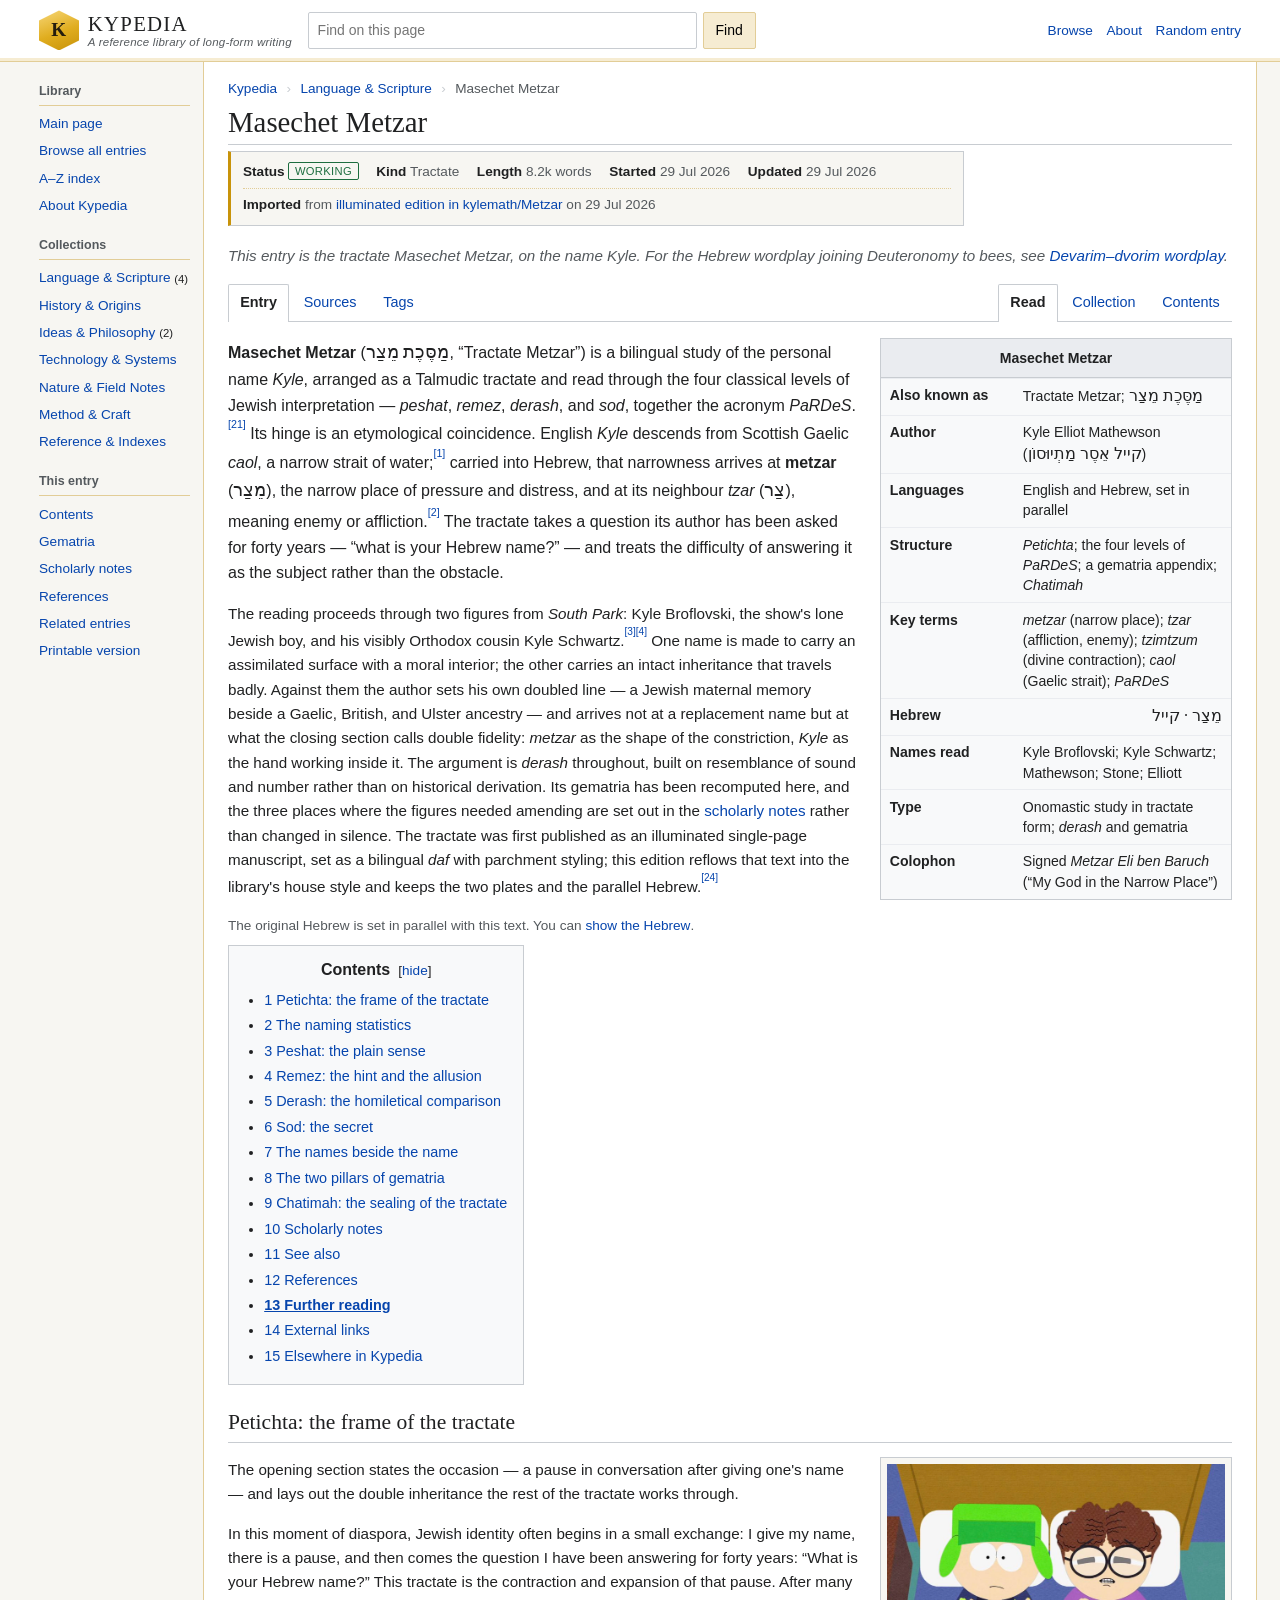
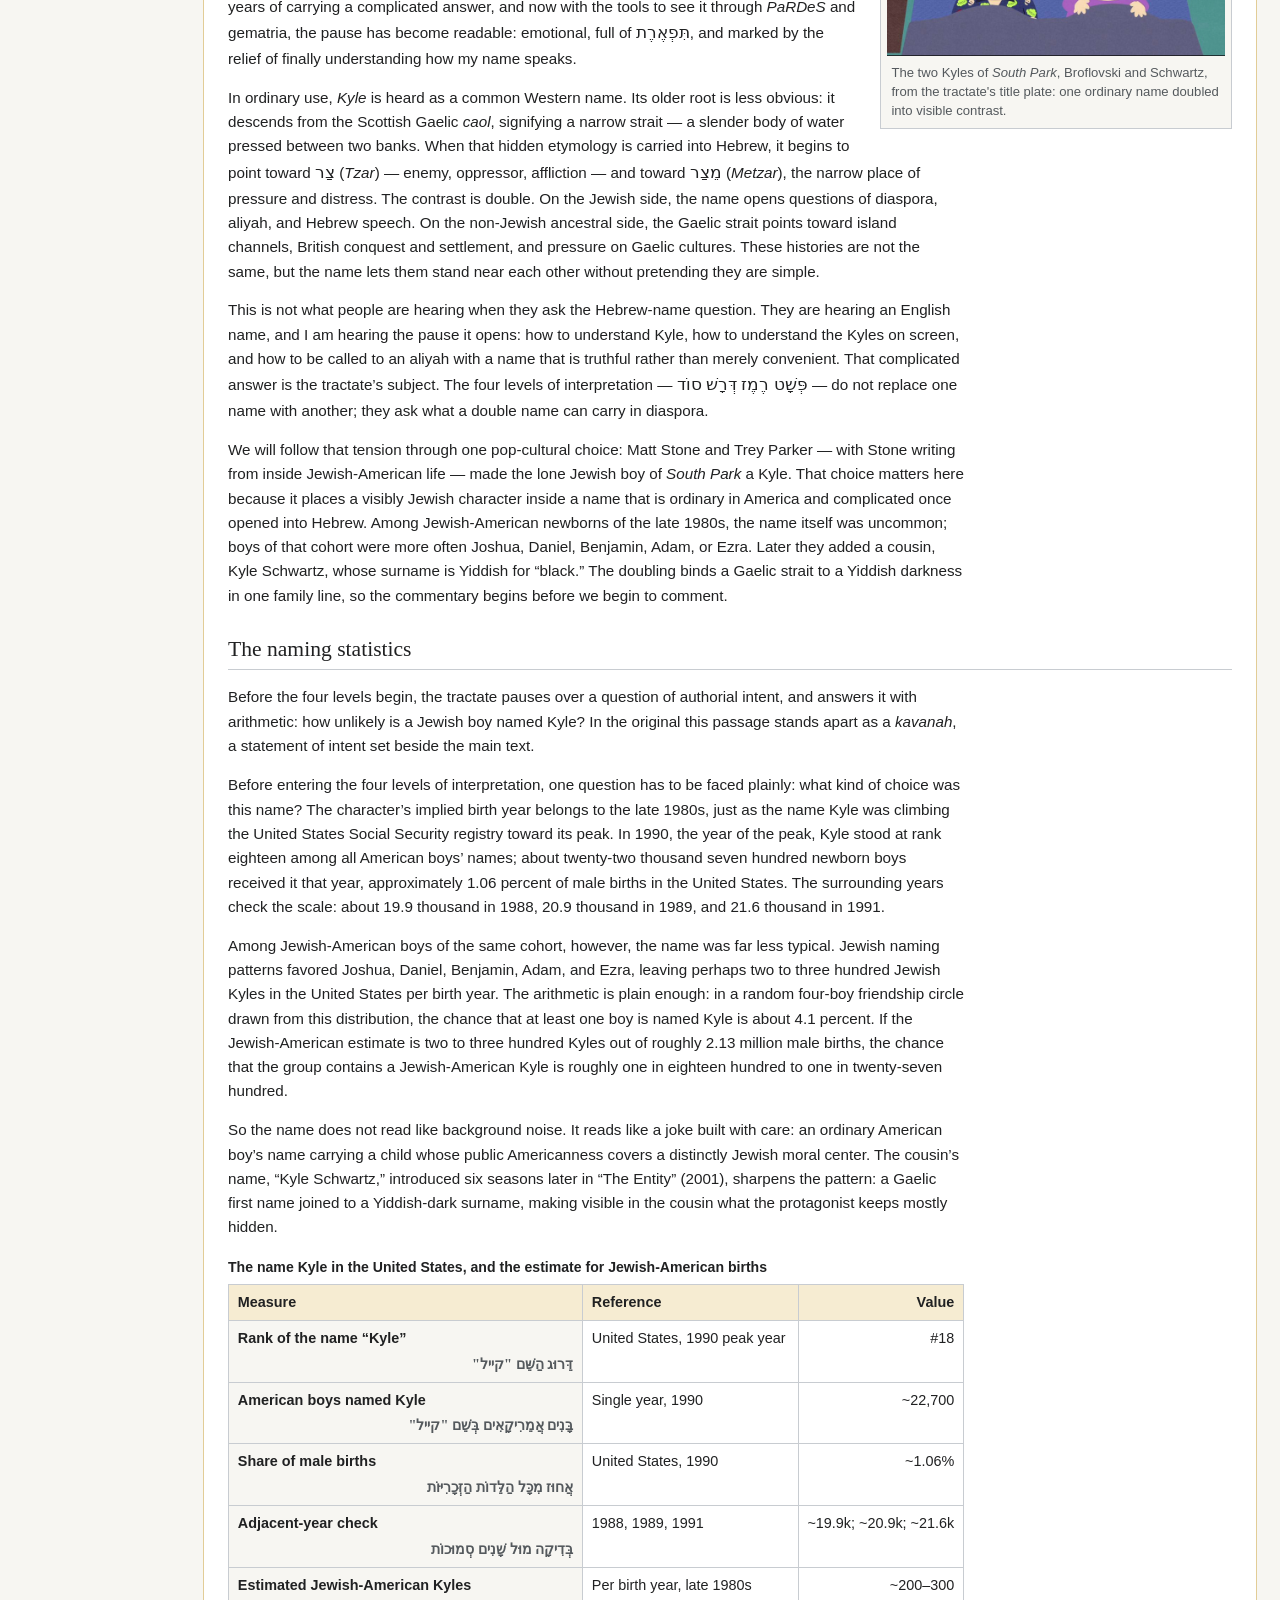
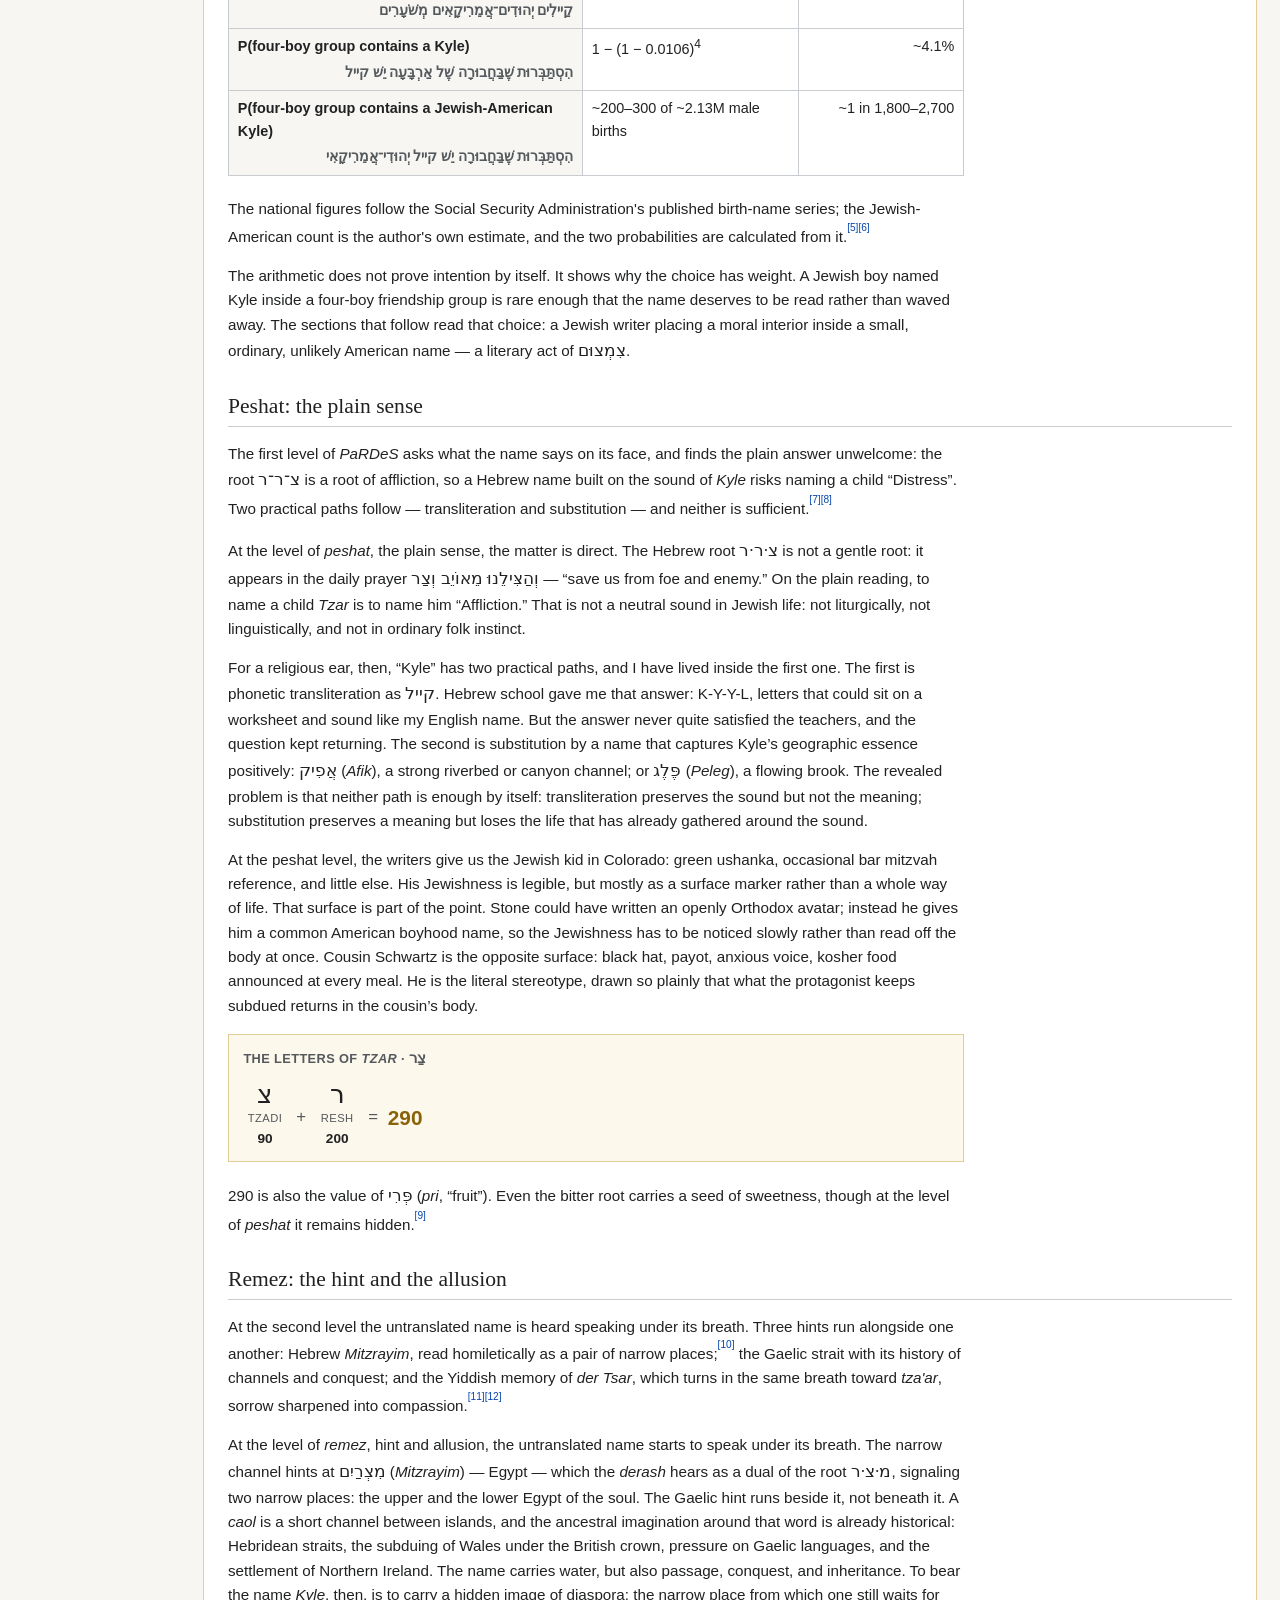
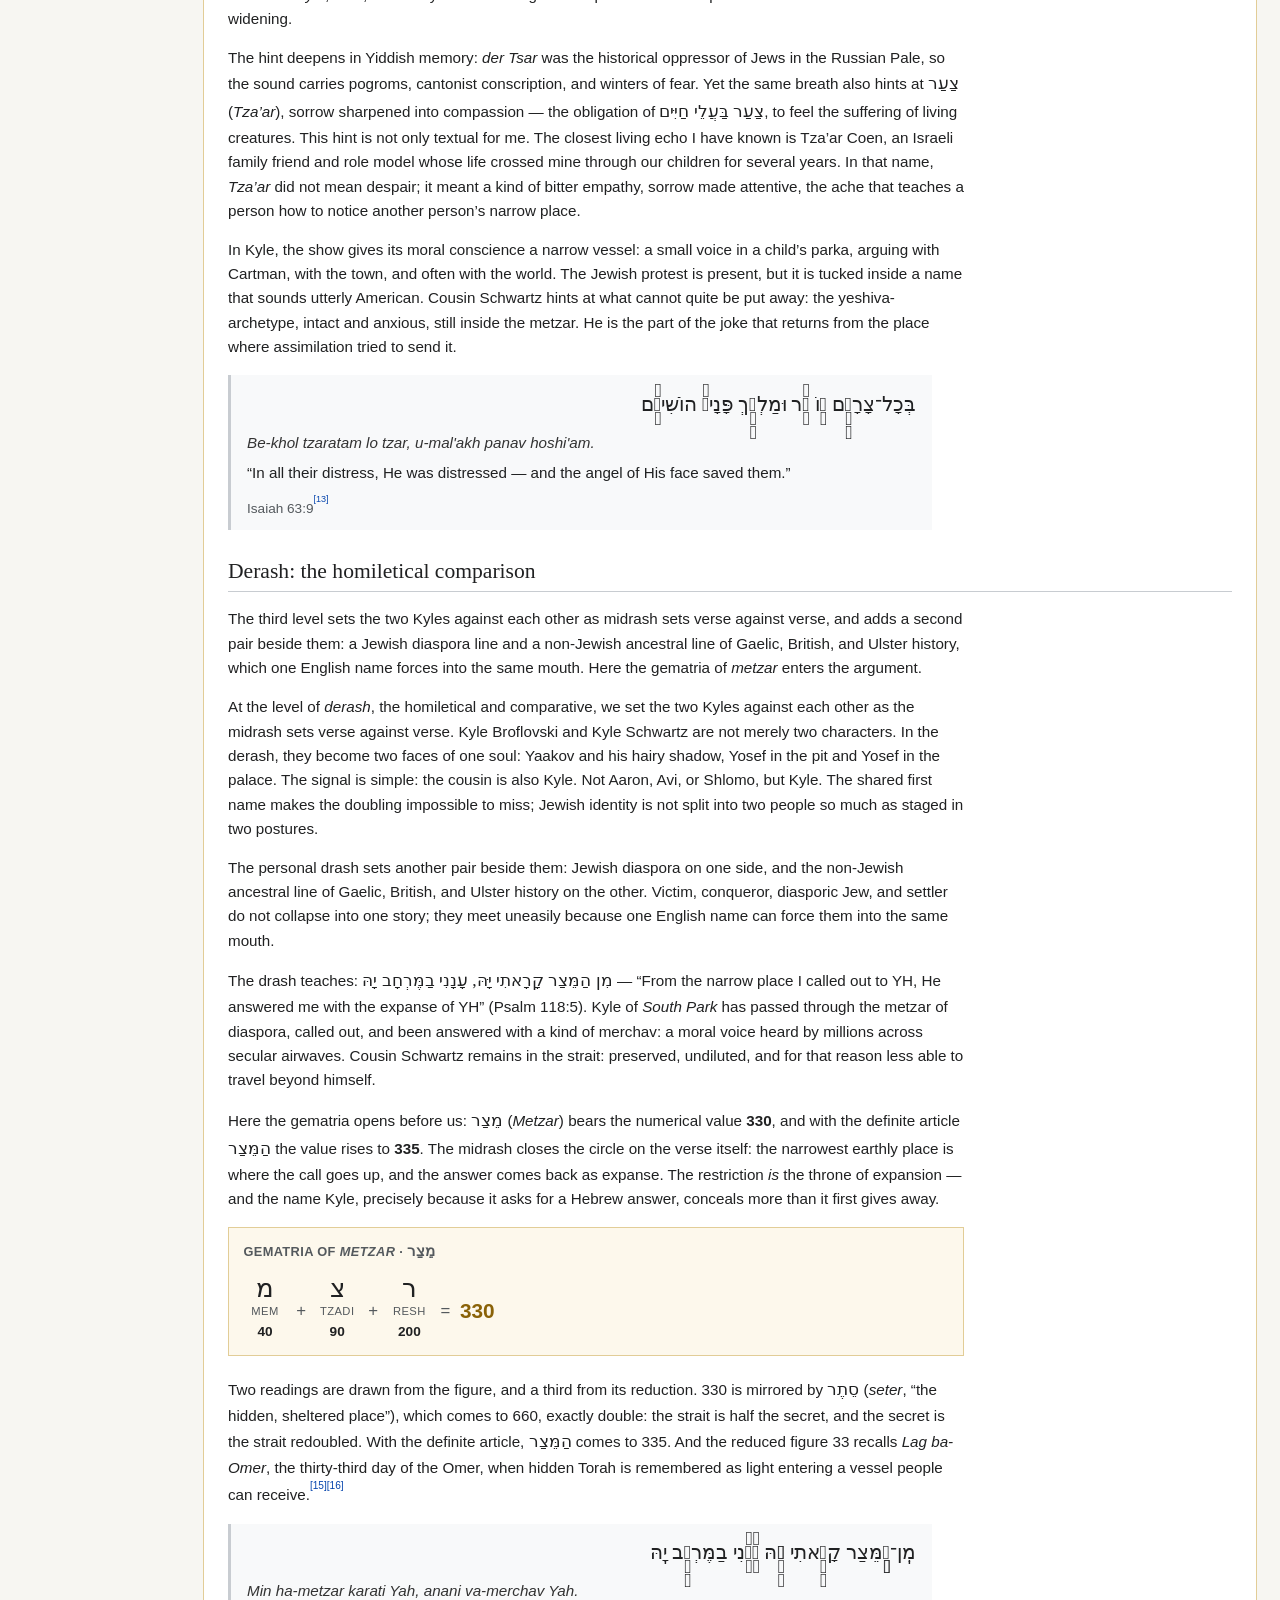
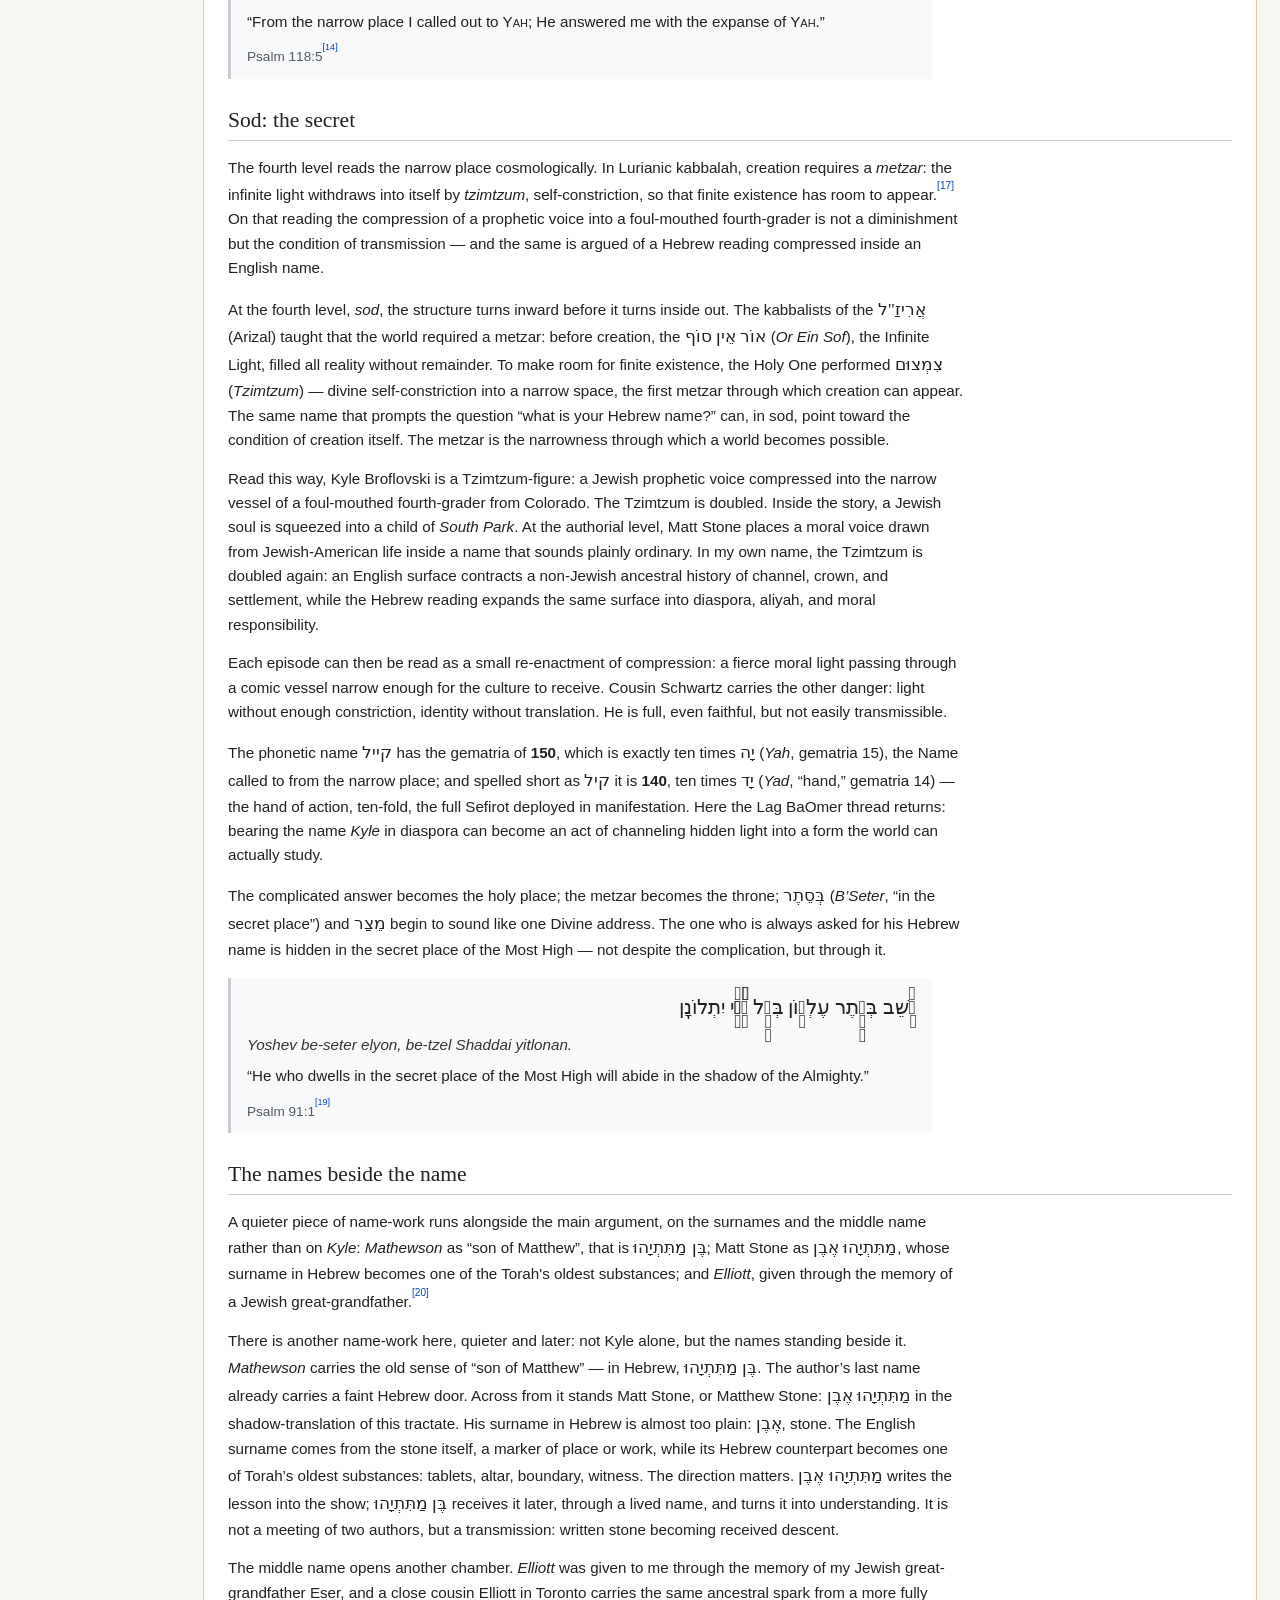
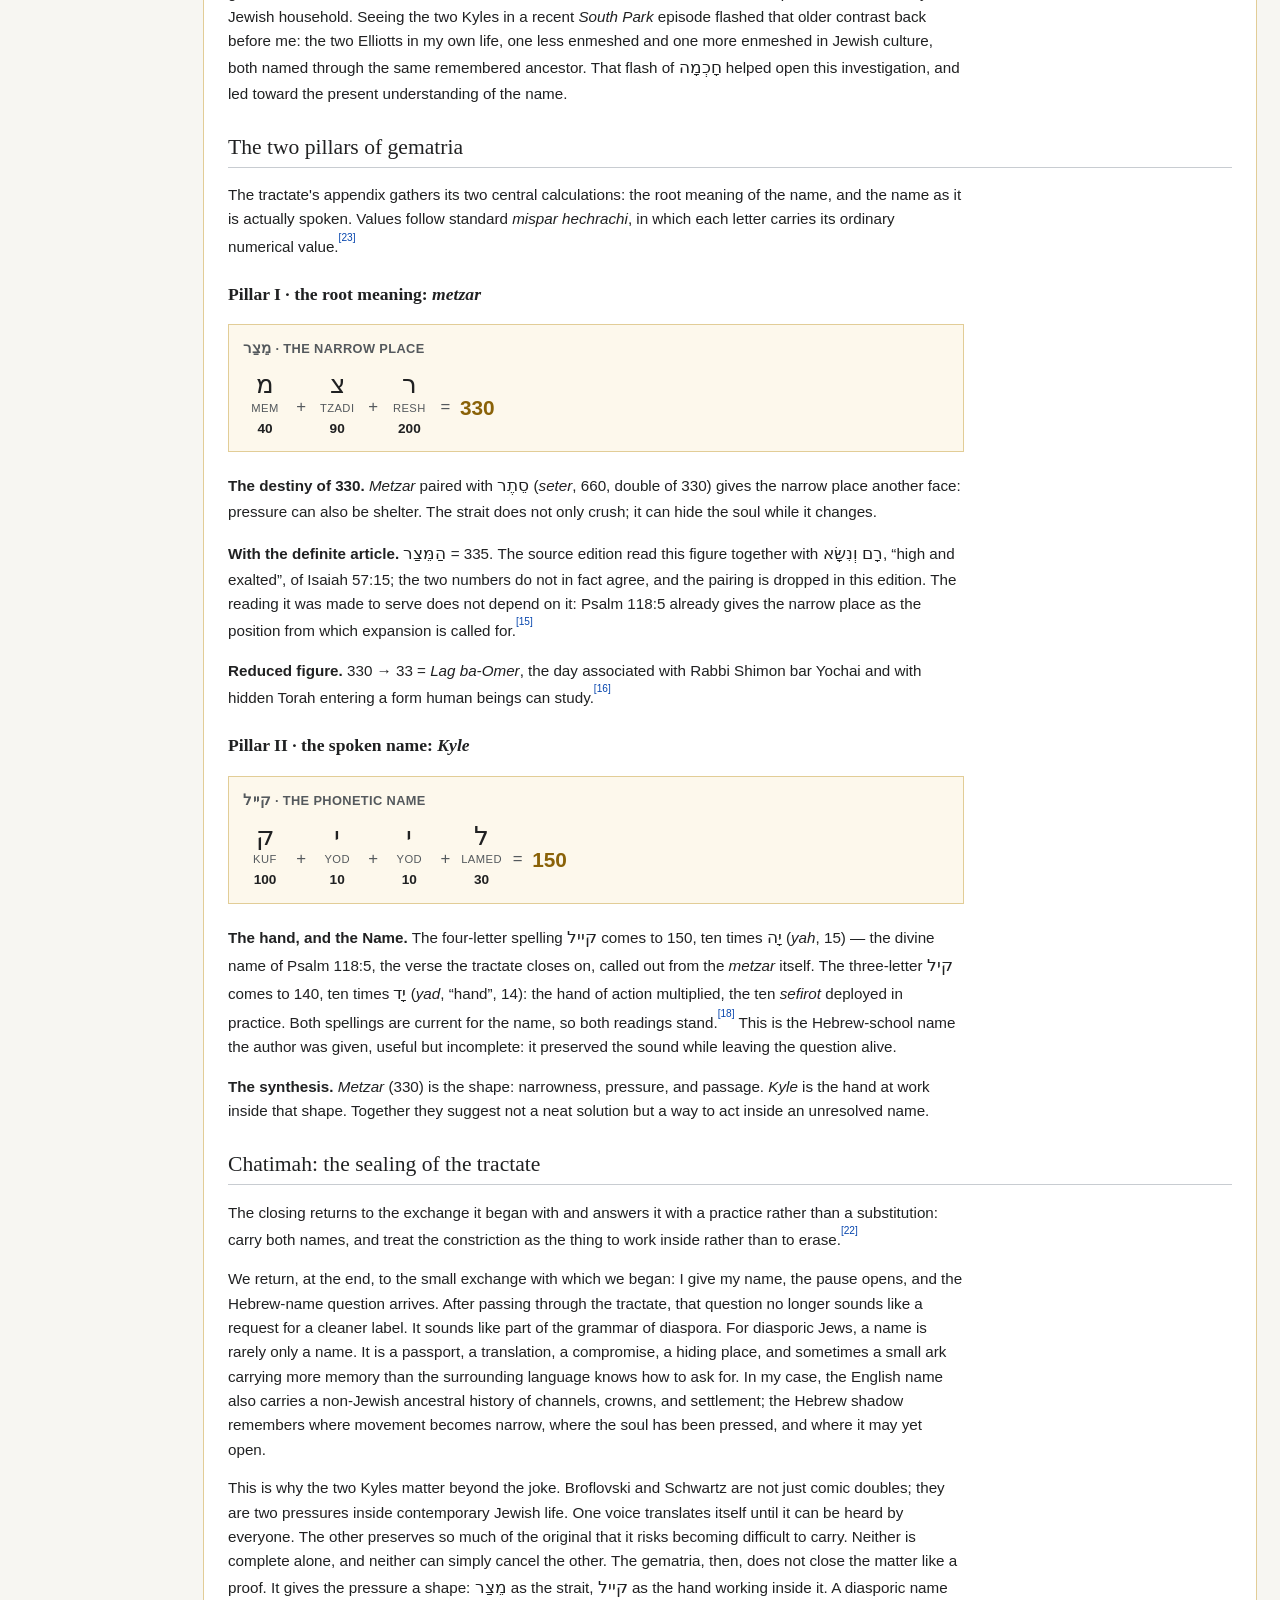
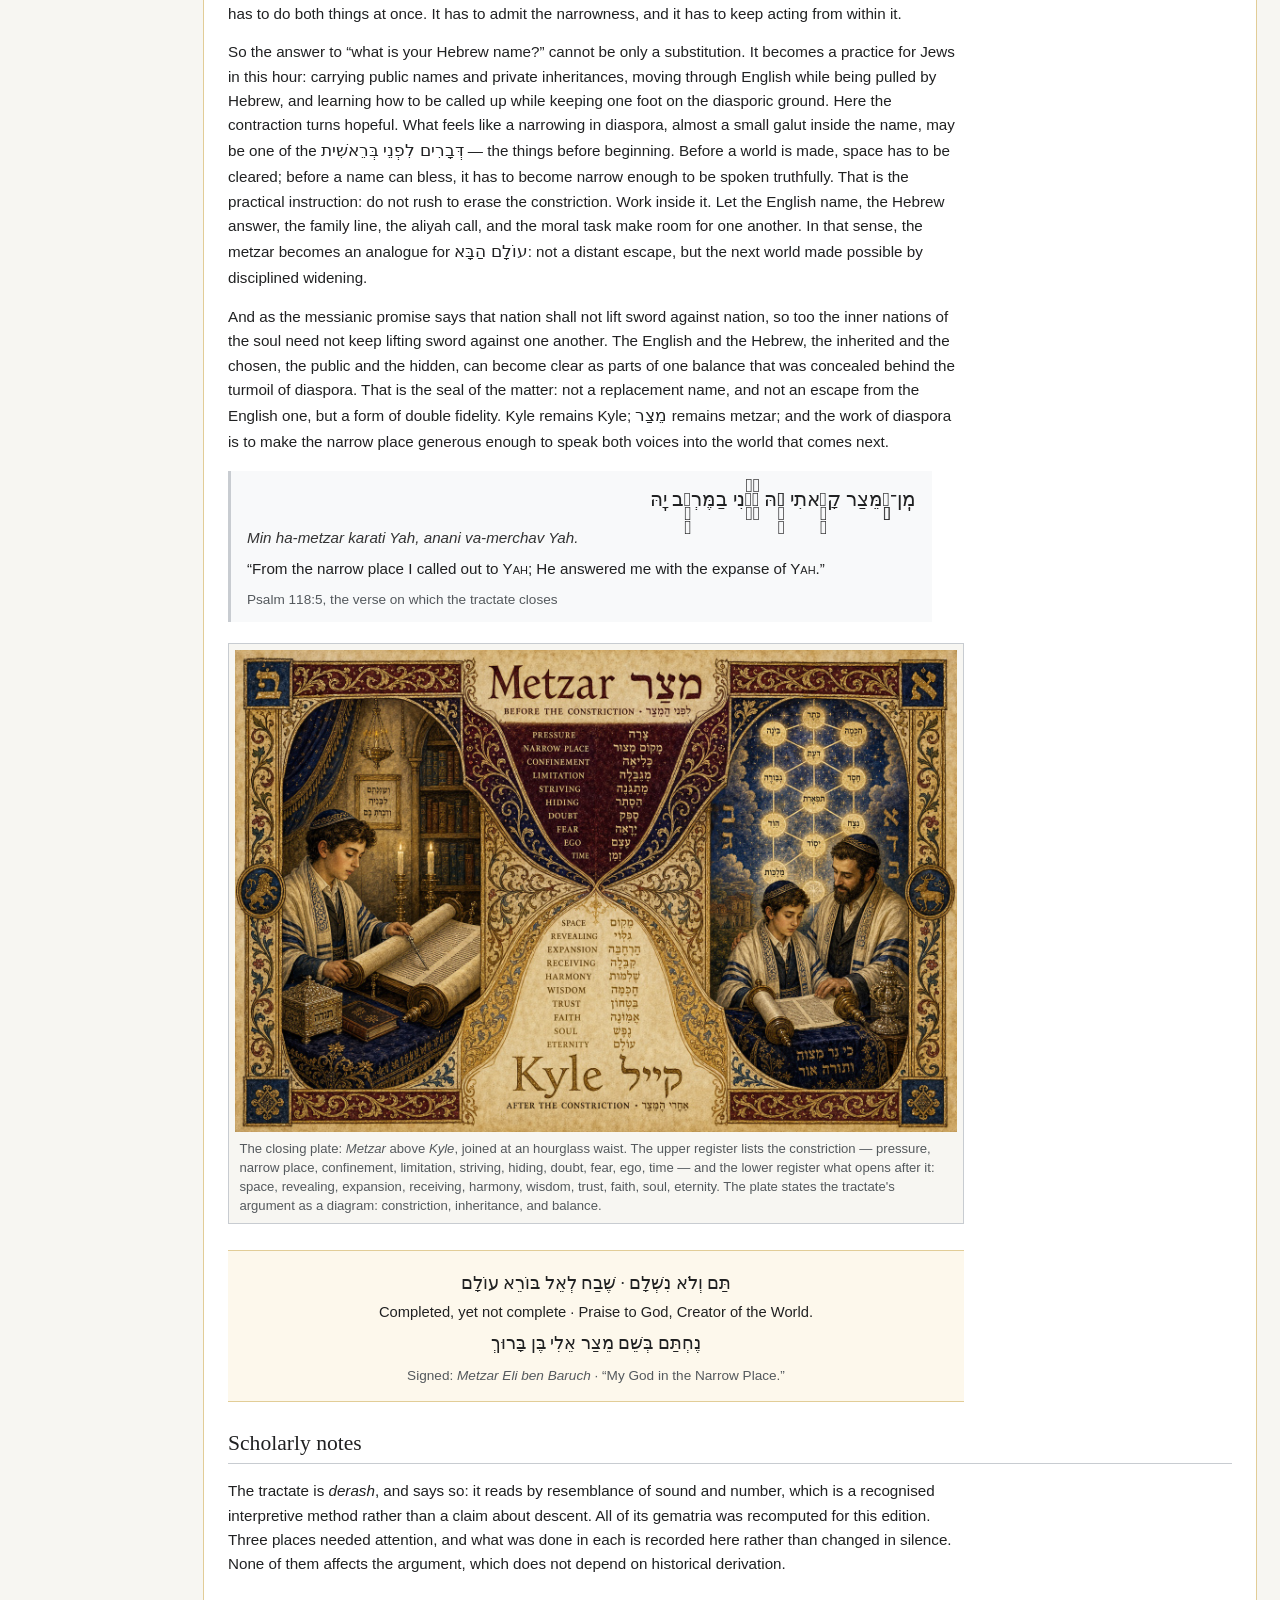
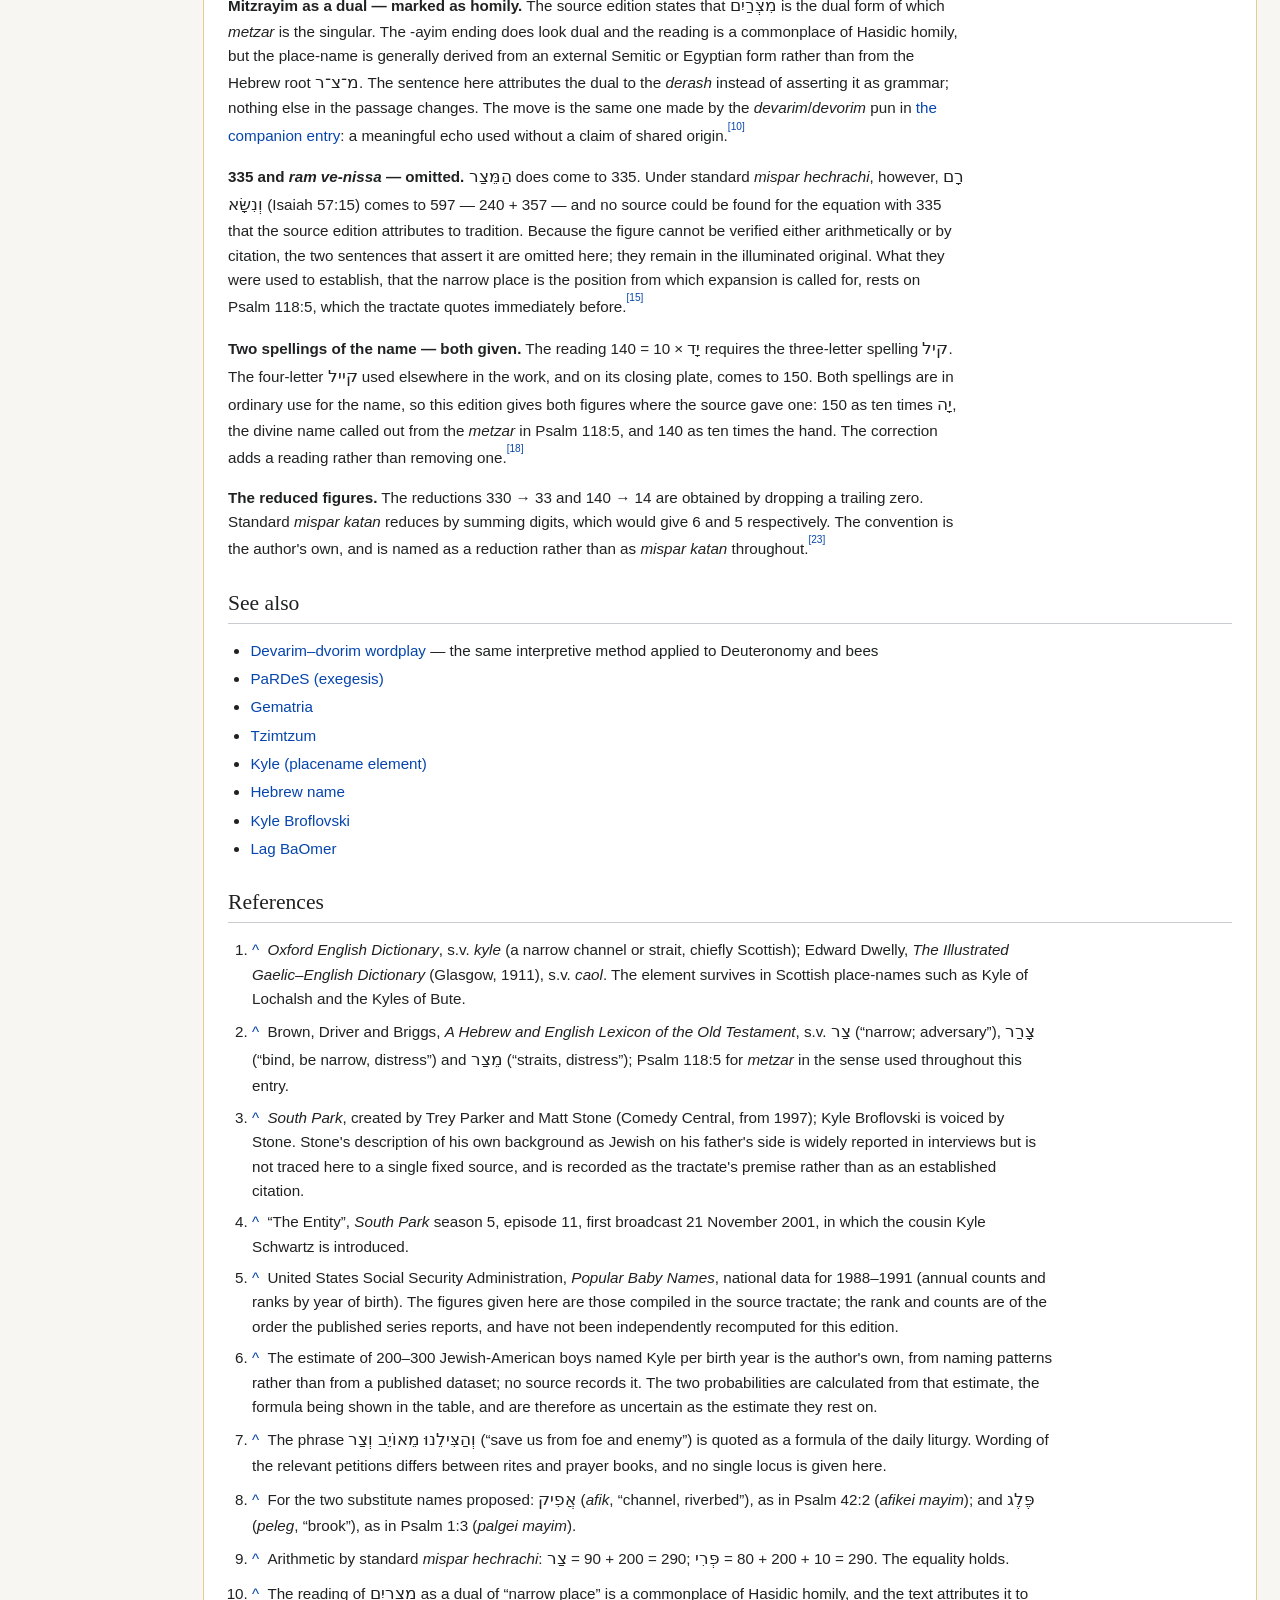
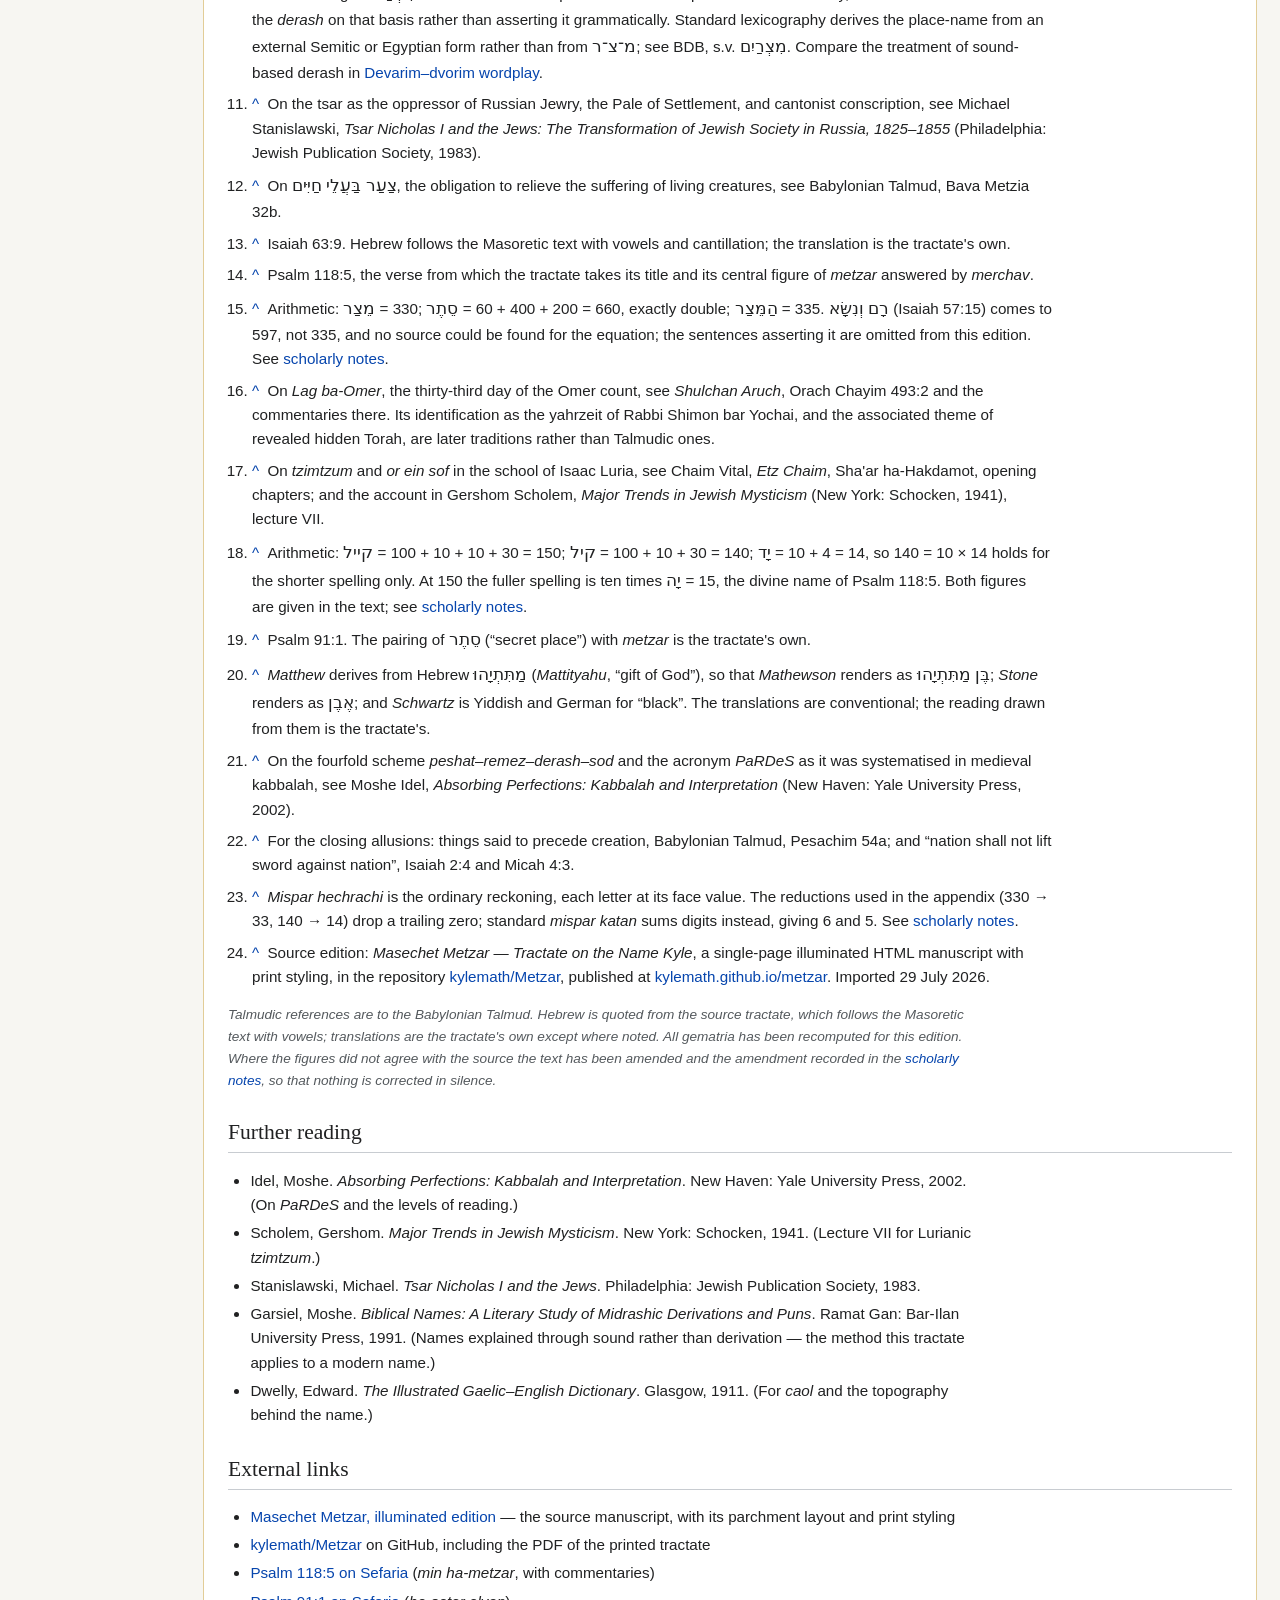
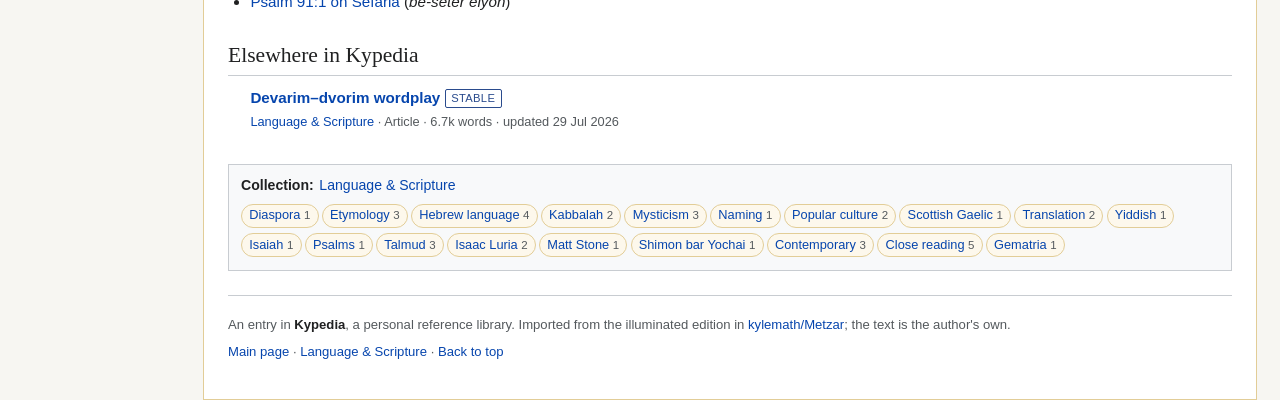
<file: articles/masechet-metzar.html>
<!DOCTYPE html>
<html lang="en" data-kp-root="../">
  <head>
    <meta charset="UTF-8" />
    <meta name="viewport" content="width=device-width, initial-scale=1.0" />
    <title>Masechet Metzar — Kypedia</title>
    <meta
      name="description"
      content="A bilingual tractate reading the name Kyle through the four levels of PaRDeS: Gaelic caol becomes Hebrew metzar, the narrow place, and constriction becomes the condition of passage."
    />

    <!-- Kypedia entry metadata. Must match this entry's record in library.js. -->
    <meta name="kypedia:slug" content="masechet-metzar" />
    <meta name="kypedia:title" content="Masechet Metzar" />
    <meta name="kypedia:collection" content="language" />
    <meta name="kypedia:kind" content="tractate" />
    <meta name="kypedia:status" content="working" />
    <meta name="kypedia:created" content="2026-07-29" />
    <meta name="kypedia:updated" content="2026-07-29" />
    <meta
      name="kypedia:tags"
      content="naming, hebrew-language, etymology, translation, gematria, kabbalah, diaspora, pop-culture, mysticism, psalms, isaiah, talmud, scottish-gaelic, yiddish, isaac-luria, matt-stone, shimon-bar-yochai, close-reading, contemporary"
    />

    <link rel="stylesheet" href="../styles.css" />
    <link rel="stylesheet" href="../kypedia.css" />
  </head>
  <body>
    <a class="skip-link" href="#content">Jump to content</a>

    <header class="mw-header" role="banner">
      <div class="mw-header-inner">
        <a class="mw-logo" href="../index.html" aria-label="Kypedia main page">
          <span class="mw-logo-mark" aria-hidden="true">K</span>
          <span class="mw-logo-text">
            <span class="mw-logo-wordmark">KYPEDIA</span>
            <span class="mw-logo-tagline" data-kp-render="site-tagline"></span>
          </span>
        </a>
        <form class="mw-search" role="search" action="#" method="get">
          <label class="visually-hidden" for="searchInput">Find on this page</label>
          <input
            id="searchInput"
            type="search"
            name="search"
            placeholder="Find on this page"
            autocomplete="off"
          />
          <button type="submit">Find</button>
          <p class="k-search-fallback" id="searchFallback" hidden></p>
        </form>
        <nav class="mw-user-links" aria-label="Library tools">
          <a href="../browse.html">Browse</a>
          <a href="../about.html">About</a>
          <a id="randomEntry" href="../browse.html">Random entry</a>
        </nav>
      </div>
    </header>

    <div class="mw-page">
      <aside class="mw-sidebar" aria-label="Main menu">
        <nav>
          <h2 class="sidebar-heading">Library</h2>
          <ul class="sidebar-nav">
            <li><a href="../index.html">Main page</a></li>
            <li><a href="../browse.html">Browse all entries</a></li>
            <li><a href="../browse.html?group=letter">A–Z index</a></li>
            <li><a href="../about.html">About Kypedia</a></li>
          </ul>

          <h2 class="sidebar-heading">Collections</h2>
          <ul class="sidebar-nav" data-kp-render="nav-collections"></ul>

          <h2 class="sidebar-heading">This entry</h2>
          <ul class="sidebar-nav">
            <li><a href="#toc">Contents</a></li>
            <li><a href="#Gematria">Gematria</a></li>
            <li><a href="#Scholarly_notes">Scholarly notes</a></li>
            <li><a href="#References">References</a></li>
            <li><a href="#Elsewhere_in_Kypedia">Related entries</a></li>
            <li><a id="printLink" href="#">Printable version</a></li>
          </ul>
        </nav>
      </aside>

      <main id="content" class="mw-content" role="main">
        <div class="k-breadcrumb">
          <a href="../index.html">Kypedia</a>
          <span class="k-sep">›</span>
          <a href="../browse.html?collection=language">Language &amp; Scripture</a>
          <span class="k-sep">›</span> Masechet Metzar
        </div>

        <h1 id="firstHeading" class="firstHeading">Masechet Metzar</h1>

        <div class="mw-body-content">
          <div class="k-article-meta" data-kp-render="article-meta"></div>

          <div class="hatnote">
            This entry is the tractate <i>Masechet Metzar</i>, on the name
            <i>Kyle</i>. For the Hebrew wordplay joining Deuteronomy to bees,
            see <a href="devarim-dvorim-wordplay.html">Devarim–dvorim wordplay</a>.
          </div>

          <div class="mw-article-toolbar" role="navigation" aria-label="Entry views">
            <div class="vector-menu-tabs">
              <a class="selected" href="#content">Entry</a>
              <a href="#References">Sources</a>
              <a href="#Categories">Tags</a>
            </div>
            <div class="vector-menu-views">
              <a class="selected" href="#content">Read</a>
              <a href="../browse.html?collection=language">Collection</a>
              <a href="#toc">Contents</a>
            </div>
          </div>

          <aside class="infobox">
            <div class="infobox-title">Masechet Metzar</div>
            <table>
              <tbody>
                <tr>
                  <th>Also known as</th>
                  <td>
                    Tractate Metzar;
                    <span class="he" dir="rtl" lang="he">מַסֶּכֶת מֵצַר</span>
                  </td>
                </tr>
                <tr>
                  <th>Author</th>
                  <td>
                    Kyle Elliot Mathewson
                    <span class="nowrap">(<span class="he" dir="rtl" lang="he">קייל אֵסֶר מַתְיוּסוֹן</span>)</span>
                  </td>
                </tr>
                <tr>
                  <th>Languages</th>
                  <td>English and Hebrew, set in parallel</td>
                </tr>
                <tr>
                  <th>Structure</th>
                  <td>
                    <i>Petichta</i>; the four levels of <i>PaRDeS</i>; a
                    gematria appendix; <i>Chatimah</i>
                  </td>
                </tr>
                <tr>
                  <th>Key terms</th>
                  <td>
                    <i>metzar</i> (narrow place); <i>tzar</i> (affliction,
                    enemy); <i>tzimtzum</i> (divine contraction);
                    <i>caol</i> (Gaelic strait); <i>PaRDeS</i>
                  </td>
                </tr>
                <tr>
                  <th>Hebrew</th>
                  <td class="he" dir="rtl" lang="he">מֵצַר · קייל</td>
                </tr>
                <tr>
                  <th>Names read</th>
                  <td>
                    Kyle Broflovski; Kyle Schwartz; Mathewson; Stone; Elliott
                  </td>
                </tr>
                <tr>
                  <th>Type</th>
                  <td>Onomastic study in tractate form; <i>derash</i> and gematria</td>
                </tr>
                <tr>
                  <th>Colophon</th>
                  <td>
                    Signed <i>Metzar Eli ben Baruch</i>
                    <span class="nowrap">(“My God in the Narrow Place”)</span>
                  </td>
                </tr>
              </tbody>
            </table>
          </aside>

          <p class="lead">
            <b>Masechet Metzar</b>
            (<span class="he" dir="rtl" lang="he">מַסֶּכֶת מֵצַר</span>,
            “Tractate Metzar”) is a bilingual study of the personal name
            <i>Kyle</i>, arranged as a Talmudic tractate and read through the
            four classical levels of Jewish interpretation — <i>peshat</i>,
            <i>remez</i>, <i>derash</i>, and <i>sod</i>, together the acronym
            <i>PaRDeS</i>.<sup id="cite_ref-21" class="reference"><a href="#cite_note-21">[21]</a></sup>
            Its hinge is an etymological coincidence. English <i>Kyle</i>
            descends from Scottish Gaelic <i>caol</i>, a narrow strait of
            water;<sup id="cite_ref-1" class="reference"><a href="#cite_note-1">[1]</a></sup>
            carried into Hebrew, that narrowness arrives at
            <b>metzar</b>
            (<span class="he" dir="rtl" lang="he">מֵצַר</span>), the narrow
            place of pressure and distress, and at its neighbour <i>tzar</i>
            (<span class="he" dir="rtl" lang="he">צַר</span>), meaning enemy or
            affliction.<sup id="cite_ref-2" class="reference"><a href="#cite_note-2">[2]</a></sup>
            The tractate takes a question its author has been asked for forty
            years — “what is your Hebrew name?” — and treats the difficulty of
            answering it as the subject rather than the obstacle.
          </p>
          <p>
            The reading proceeds through two figures from
            <i>South Park</i>: Kyle Broflovski, the show's lone Jewish boy, and
            his visibly Orthodox cousin Kyle
            Schwartz.<sup id="cite_ref-3" class="reference"><a href="#cite_note-3">[3]</a></sup><sup id="cite_ref-4" class="reference"><a href="#cite_note-4">[4]</a></sup>
            One name is made to carry an assimilated surface with a moral
            interior; the other carries an intact inheritance that travels
            badly. Against them the author sets his own doubled line — a Jewish
            maternal memory beside a Gaelic, British, and Ulster ancestry — and
            arrives not at a replacement name but at what the closing section
            calls double fidelity: <i>metzar</i> as the shape of the
            constriction, <i>Kyle</i> as the hand working inside it. The
            argument is <i>derash</i> throughout, built on resemblance of sound
            and number rather than on historical derivation. Its gematria has
            been recomputed here, and the three places where the figures needed
            amending are set out in the
            <a href="#Scholarly_notes">scholarly notes</a> rather than changed in
            silence. The tractate was
            first published as an illuminated single-page manuscript, set as a
            bilingual <i>daf</i> with parchment styling; this edition reflows
            that text into the library's house style and keeps the two plates
            and the parallel Hebrew.<sup id="cite_ref-24" class="reference"><a href="#cite_note-24">[24]</a></sup>
          </p>

          <p class="k-parallel-control" id="parallelControl" data-kp-original="Hebrew"></p>

          <div id="toc" class="toc" role="navigation" aria-labelledby="toctitle">
            <div class="toctitle">
              <h2 id="toctitle">Contents</h2>
              <span class="toc-toggle">
                [<a href="#" id="toggleToc" aria-controls="toc-list" aria-expanded="true">hide</a>]
              </span>
            </div>
            <ul id="toc-list"></ul>
          </div>

          <section id="Petichta">
            <h2>
              <span class="mw-headline">Petichta: the frame of the tractate</span>
            </h2>
            <figure class="k-figure">
              <img
                src="assets/metzar/two-kyles.jpg"
                width="1600"
                height="906"
                alt="Two illustrated boys named Kyle lying side by side: one in a green hat and orange coat, one in black hat and coat with payot."
              />
              <figcaption>
                The two Kyles of <i>South Park</i>, Broflovski and Schwartz,
                from the tractate's title plate: one ordinary name doubled into
                visible contrast.
              </figcaption>
            </figure>
            <p>
              The opening section states the occasion — a pause in conversation
              after giving one's name — and lays out the double inheritance the
              rest of the tractate works through.
            </p>
          <div class="k-parallel is-en-only">
            <div class="k-parallel-row">
              <div class="k-parallel-en">In this moment of diaspora, Jewish identity often begins in a small exchange: I give my name, there is a pause, and then comes the question I have been answering for forty years: &ldquo;What is your Hebrew name?&rdquo; This tractate is the contraction and expansion of that pause. After many years of carrying a complicated answer, and now with the tools to see it through <em>PaRDeS</em> and gematria, the pause has become readable: emotional, full of <span class="he" dir="rtl" lang="he">תִּפְאֶרֶת</span>, and marked by the relief of finally understanding how my name speaks.</div>
              <div class="k-parallel-he" dir="rtl" lang="he">בָּרֶגַע הַזֶּה שֶׁל תְּפוּצוֹת, זֶהוּת יְהוּדִית מַתְחִילָה לְעִתִּים קְרוֹבוֹת בְּחִלּוּף קָטָן: אֲנִי נוֹתֵן אֶת שְׁמִי, בָּאָה שְׁתִיקָה קְצָרָה, וְאָז מַגִּיעָה הַשְּׁאֵלָה שֶׁאֲנִי מְשִׁיב עָלֶיהָ אַרְבָּעִים שָׁנָה: &quot;מַה הַשֵּׁם הָעִבְרִי שֶׁלְּךָ?&quot; הַמַּסֶּכֶת הַזּוֹ הִיא הַצִּמְצוּם וְהַהִתְפַּשְּׁטוּת שֶׁל אוֹתָהּ שְׁתִיקָה. אַחֲרֵי שָׁנִים רַבּוֹת שֶׁל נְשִׂיאַת תְּשׁוּבָה מְסֻבֶּכֶת, וְעַכְשָׁו עִם הַכֵּלִים לִרְאוֹת אוֹתָהּ דֶּרֶךְ <em>פַּרְדֵּס</em> וְגִימַטְרִיָּה, הַשְּׁתִיקָה נַעֲשֵׂית קְרִיאָה: רִגְשִׁית, מְלֵאָה <strong>תִּפְאֶרֶת</strong>, וּמְסֻמֶּנֶת בְּהֲקָלָה שֶׁל הֲבָנָה סוֹף־סוֹף אֵיךְ שְׁמִי מְדַבֵּר.</div>
            </div>
            <div class="k-parallel-row">
              <div class="k-parallel-en">In ordinary use, <em>Kyle</em> is heard as a common Western name. Its older root is less obvious: it descends from the Scottish Gaelic <em>caol</em>, signifying a narrow strait &mdash; a slender body of water pressed between two banks. When that hidden etymology is carried into Hebrew, it begins to point toward <span class="he" dir="rtl" lang="he">צַר</span> (<em>Tzar</em>) &mdash; enemy, oppressor, affliction &mdash; and toward <span class="he" dir="rtl" lang="he">מֵצַר</span> (<em>Metzar</em>), the narrow place of pressure and distress. The contrast is double. On the Jewish side, the name opens questions of diaspora, aliyah, and Hebrew speech. On the non-Jewish ancestral side, the Gaelic strait points toward island channels, British conquest and settlement, and pressure on Gaelic cultures. These histories are not the same, but the name lets them stand near each other without pretending they are simple.</div>
              <div class="k-parallel-he" dir="rtl" lang="he">בְּשִׁמּוּשׁ רָגִיל, &quot;קייל&quot; נִשְׁמָע פָּשׁוּט כְּשֵׁם מַעֲרָבִי שָׁכִיחַ. שָׁרְשׁוֹ הַיָּשָׁן גָּלוּי פָּחוֹת: הוּא נִגְזָר מִן הַגַּאֵלִית הַסְּקוֹטִית <em>caol</em>, וּפֵרוּשׁוֹ מֵצַר צַר &mdash; קֶטַע מַיִם דַּק הַלָּחוּץ בֵּין שְׁתֵּי גָדוֹת. כְּשֶׁהָאֶטִימוֹלוֹגְיָה הַנִּסְתֶּרֶת הַזּוֹ עוֹבֶרֶת לְעִבְרִית, הִיא מַתְחִילָה לְהַצְבִּיעַ אֶל <strong>צַר</strong> &mdash; לְשׁוֹן אוֹיֵב, מֵצִיק, וְצָרָה &mdash; וְאֶל <strong>מֵצַר</strong>, הַמָּקוֹם הַצַּר שֶׁל לַחַץ וּמְצוּקָה. הַנִּגּוּד כָּפוּל. מִן הַצַּד הַיְּהוּדִי, הַשֵּׁם פּוֹתֵחַ שְׁאֵלוֹת שֶׁל תְּפוּצוֹת, עֲלִיָּה לַתּוֹרָה, וְדִבּוּר עִבְרִי. מִן הַצַּד הָאֲבוֹתִי שֶׁאֵינוֹ יְהוּדִי, הַמֵּצַר הַגַּאֵלִי מַצְבִּיעַ אֶל תְּעָלוֹת בֵּין אִיִּים, כִּבּוּשׁ וְהִתְיַשְּׁבוּת בְּרִיטִיִּים, וְלַחַץ עַל תַּרְבֻּיּוֹת גַּאֵלִיּוֹת. הַהִיסְטוֹרְיוֹת הָאֵלֶּה אֵינָן זֵהוֹת, אֲבָל הַשֵּׁם מַנִּיחַ אוֹתָן זוֹ לְיַד זוֹ בְּלִי לְהַעֲמִיד פָּנִים שֶׁהֵן פְּשׁוּטוֹת.</div>
            </div>
            <div class="k-parallel-row">
              <div class="k-parallel-en">This is not what people are hearing when they ask the Hebrew-name question. They are hearing an English name, and I am hearing the pause it opens: how to understand Kyle, how to understand the Kyles on screen, and how to be called to an aliyah with a name that is truthful rather than merely convenient. That complicated answer is the tractate&rsquo;s subject. The four levels of interpretation &mdash; <span class="he" dir="rtl" lang="he">פְּשָׁט רֶמֶז דְּרָשׁ סוֹד</span> &mdash; do not replace one name with another; they ask what a double name can carry in diaspora.</div>
              <div class="k-parallel-he" dir="rtl" lang="he">זֶה אֵינוֹ מַה שֶּׁאֲנָשִׁים שׁוֹמְעִים כְּשֶׁהֵם שׁוֹאֲלִים אֶת שְׁאֵלַת הַשֵּׁם הָעִבְרִי. הֵם שׁוֹמְעִים שֵׁם אַנְגְּלִי, וַאֲנִי שׁוֹמֵעַ אֶת הַשְּׁתִיקָה שֶׁהוּא פּוֹתֵחַ: אֵיךְ לְהָבִין אֶת קייל, אֵיךְ לְהָבִין אֶת הַקַּיילִים שֶׁעַל הַמָּסָךְ, וְאֵיךְ לַעֲלוֹת לַתּוֹרָה בְּשֵׁם שֶׁהוּא אֱמֶת וְלֹא רַק נוֹחוּת. הַתְּשׁוּבָה הַמְסֻבֶּכֶת הַזּוֹ הִיא נוֹשֵׂא הַמַּסֶּכֶת. אַרְבָּעָה רוֹבְדֵי הַפֵּרוּשׁ &mdash; <strong>פְּשָׁט, רֶמֶז, דְּרָשׁ, סוֹד</strong> &mdash; אֵינָם מַחֲלִיפִים שֵׁם אֶחָד בְּשֵׁם אַחֵר; הֵם שׁוֹאֲלִים מַה שֵׁם כָּפוּל יָכוֹל לָשֵׂאת בַּתְּפוּצוֹת.</div>
            </div>
            <div class="k-parallel-row">
              <div class="k-parallel-en">We will follow that tension through one pop-cultural choice: Matt Stone and Trey Parker &mdash; with Stone writing from inside Jewish-American life &mdash; made the lone Jewish boy of <em>South Park</em> a Kyle. That choice matters here because it places a visibly Jewish character inside a name that is ordinary in America and complicated once opened into Hebrew. Among Jewish-American newborns of the late 1980s, the name itself was uncommon; boys of that cohort were more often Joshua, Daniel, Benjamin, Adam, or Ezra. Later they added a cousin, Kyle Schwartz, whose surname is Yiddish for &ldquo;black.&rdquo; The doubling binds a Gaelic strait to a Yiddish darkness in one family line, so the commentary begins before we begin to comment.</div>
              <div class="k-parallel-he" dir="rtl" lang="he">נֵלֵךְ אַחַר הַמֶּתַח הַזֶּה דֶּרֶךְ בְּחִירָה אַחַת מִן הַתַּרְבּוּת הַפֹּפּוּלָרִית: מַט סְטוֹן וּטְרֵיי פַּארְקֶר &mdash; כְּשֶׁסְטוֹן כּוֹתֵב מִתּוֹךְ חַיִּים יְהוּדִיִּים־אֲמֵרִיקָאִיִּים &mdash; עָשׂוּ אֶת הַיֶּלֶד הַיְּהוּדִי הַיָּחִיד שֶׁבְּ&quot;סָאוּת פָּארְק&quot; לְקייל. הַבְּחִירָה חֲשׁוּבָה כָּאן מִפְּנֵי שֶׁהִיא מַנִּיחָה דְּמוּת יְהוּדִית גְּלוּיָה בְּתוֹךְ שֵׁם רָגִיל בְּאָמֶרִיקָה וּמְסֻבָּךְ כְּשֶׁהוּא נִפְתָּח לְעִבְרִית. בְּקֶרֶב יְלוּדִים יְהוּדִים־אֲמֵרִיקָאִים שֶׁל סוֹף שְׁנוֹת הַשְּׁמוֹנִים, הַשֵּׁם עַצְמוֹ לֹא הָיָה רָגִיל; בְּנֵי אוֹתוֹ דּוֹר נִקְרְאוּ לְעִתִּים קְרוֹבוֹת יוֹתֵר יְהוֹשֻׁעַ, דָּנִיֵּאל, בִּנְיָמִין, אָדָם, אוֹ עֶזְרָא. אַחַר כָּךְ הוֹסִיפוּ בֶּן דּוֹד, &quot;קייל שְׁוַארְץ&quot;, שֶׁשֵּׁם מִשְׁפַּחְתּוֹ בְּיִידִישׁ פֵּרוּשׁוֹ &quot;שָׁחֹר&quot;. הַכְּפִילוּת כּוֹרֶכֶת מֵצַר גַּאֵלִי וַחֲשֵׁכָה יִידִית בְּתוֹךְ שׁוּרָה מִשְׁפַּחְתִּית אַחַת, וְכָךְ הַפֵּרוּשׁ מַתְחִיל עוֹד לִפְנֵי שֶׁאָנוּ מַתְחִילִים לְפָרֵשׁ.</div>
            </div>
          </div>
          </section>

          <section id="The_naming_statistics">
            <h2>
              <span class="mw-headline">The naming statistics</span>
            </h2>
            <p>
              Before the four levels begin, the tractate pauses over a question
              of authorial intent, and answers it with arithmetic: how unlikely
              is a Jewish boy named Kyle? In the original this passage stands
              apart as a <i>kavanah</i>, a statement of intent set beside the
              main text.
            </p>
          <div class="k-parallel is-en-only">
            <div class="k-parallel-row">
              <div class="k-parallel-en">Before entering the four levels of interpretation, one question has to be faced plainly: what kind of choice was this name? The character&rsquo;s implied birth year belongs to the late 1980s, just as the name Kyle was climbing the United States Social Security registry toward its peak. In 1990, the year of the peak, Kyle stood at rank eighteen among all American boys&rsquo; names; about twenty-two thousand seven hundred newborn boys received it that year, approximately 1.06 percent of male births in the United States. The surrounding years check the scale: about 19.9 thousand in 1988, 20.9 thousand in 1989, and 21.6 thousand in 1991.</div>
              <div class="k-parallel-he" dir="rtl" lang="he">קֹדֶם שֶׁנִּכָּנֵס לְאַרְבַּעַת רוֹבְדֵי הַפֵּרוּשׁ, יֵשׁ לַעֲמֹד בְּפַשְׁטוּת מוּל שְׁאֵלָה אַחַת: אֵיזוֹ מִין בְּחִירָה הָיָה הַשֵּׁם הַזֶּה? שְׁנַת לֵדָתוֹ הַמְשֻׁעֶרֶת שֶׁל הַדְּמוּת שַׁיֶּכֶת לְסוֹף שְׁנוֹת הַשְּׁמוֹנִים, בְּדִיּוּק כְּשֶׁהַשֵּׁם &quot;קייל&quot; עָלָה בְּמִרְשַׁם הַבִּטּוּחַ הַסּוֹצְיָאלִי הָאֲמֵרִיקָאִי לִקְרַאת שִׂיאוֹ. בִּשְׁנַת 1990, שְׁנַת הַשִּׂיא, עָמַד הַשֵּׁם &quot;קייל&quot; בְּמָקוֹם הַשְּׁמוֹנָה־עָשָׂר בְּקֶרֶב כָּל שְׁמוֹת הַזְּכָרִים הָאֲמֵרִיקָאִים; כְּ־22,700 יְלוּדִים זְכָרִים קִבְּלוּ אוֹתוֹ בְּאוֹתָהּ שָׁנָה, כְּ־1.06 אֲחוּזִים מִכָּל הַלֵּדוֹת הַזְּכָרִיּוֹת בְּאַרְצוֹת הַבְּרִית. הַשָּׁנִים הַסְּמוּכוֹת מְאַשְּׁרוֹת אֶת סֵדֶר הַגֹּדֶל: כְּ־19.9 אֶלֶף בְּ־1988, כְּ־20.9 אֶלֶף בְּ־1989, וּכְ־21.6 אֶלֶף בְּ־1991.</div>
            </div>
            <div class="k-parallel-row">
              <div class="k-parallel-en">Among Jewish-American boys of the same cohort, however, the name was far less typical. Jewish naming patterns favored Joshua, Daniel, Benjamin, Adam, and Ezra, leaving perhaps two to three hundred Jewish Kyles in the United States per birth year. The arithmetic is plain enough: in a random four-boy friendship circle drawn from this distribution, the chance that at least one boy is named Kyle is about 4.1 percent. If the Jewish-American estimate is two to three hundred Kyles out of roughly 2.13 million male births, the chance that the group contains a Jewish-American Kyle is roughly one in eighteen hundred to one in twenty-seven hundred.</div>
              <div class="k-parallel-he" dir="rtl" lang="he">בְּקֶרֶב בָּנִים יְהוּדִים־אֲמֵרִיקָאִים מֵאוֹתוֹ דּוֹר, לְעֻמַּת זֹאת, הַשֵּׁם הָיָה רָגִיל הַרְבֵּה פָּחוֹת. דְּפוּסֵי הַשֵּׁמוֹת הַיְּהוּדִיִּים נָטוּ לִ&quot;יְהוֹשֻׁעַ&quot;, &quot;דָּנִיֵּאל&quot;, &quot;בִּנְיָמִין&quot;, &quot;אָדָם&quot;, וְ&quot;עֶזְרָא&quot;, וְהוֹתִירוּ אוּלַי כְּמָאתַיִם עַד שְׁלֹשׁ מֵאוֹת קַיילִים יְהוּדִים בְּאַרְצוֹת הַבְּרִית לְכָל שְׁנַת לֵדָה. הַחֶשְׁבּוֹן פָּשׁוּט דַּיּוֹ: בְּחֲבוּרָה אַקְרַאית שֶׁל אַרְבָּעָה נְעָרִים הַנִּשְׁאֶבֶת מֵהִתְפַּלְּגוּת זוֹ, הַסִּכּוּי שֶׁלְפָחוֹת אֶחָד מֵהֶם יִקָּרֵא &quot;קייל&quot; הוּא כְּ־4.1 אֲחוּזִים. אִם הָאֻמְדָּן הַיְהוּדִי־אֲמֵרִיקָאִי הוּא מָאתַיִם עַד שְׁלֹשׁ מֵאוֹת קַיילִים מִתּוֹךְ כְּ־2.13 מִילְיוֹן לֵדוֹת זְכָרִיּוֹת, הַסִּכּוּי שֶׁבַּחֲבוּרָה יִהְיֶה קייל יְהוּדִי־אֲמֵרִיקָאִי הוּא בְּעֵרֶךְ אֶחָד לְ־1,800 עַד אֶחָד לְ־2,700.</div>
            </div>
            <div class="k-parallel-row">
              <div class="k-parallel-en">So the name does not read like background noise. It reads like a joke built with care: an ordinary American boy&rsquo;s name carrying a child whose public Americanness covers a distinctly Jewish moral center. The cousin&rsquo;s name, &ldquo;Kyle Schwartz,&rdquo; introduced six seasons later in &ldquo;The Entity&rdquo; (2001), sharpens the pattern: a Gaelic first name joined to a Yiddish-dark surname, making visible in the cousin what the protagonist keeps mostly hidden.</div>
              <div class="k-parallel-he" dir="rtl" lang="he">לָכֵן הַשֵּׁם אֵינוֹ נִקְרָא כְּרַעַשׁ רֶקַע. הוּא נִקְרָא כִּבְדִיחָה שֶׁנִּבְנְתָה בְּדַעַת: שֵׁם אָמֵרִיקָאִי רָגִיל לְיֶלֶד, הַנּוֹשֵׂא בְּתוֹכוֹ דְּמוּת שֶׁאָמֵרִיקָנִיּוּתָהּ הַגְּלוּיָה מְכַסָּה מֶרְכָּז מוּסָרִי יְהוּדִי בָּרוּר. שֵׁם בֶּן הַדּוֹד, &quot;קייל שְׁוַארְץ&quot;, שֶׁהֻצַּג שֵׁשׁ עוֹנוֹת מְאֻחָר יוֹתֵר בְּפֶרֶק &quot;הַיֵּשׁוּת&quot; (2001), מְחַדֵּד אֶת הַדְּפוּס: שֵׁם פְּרָטִי גַּאֵלִי הַמְחֻבָּר לְשֵׁם מִשְׁפָּחָה יִידִי־אָפֵל, וּמַגְלֶה בְּבֶן הַדּוֹד אֶת מַה שֶּׁהַגִּבּוֹר מַשְׁאִיר עַל פִּי רֹב מֻסְתָּר.</div>
            </div>
          </div>
            <table class="k-table">
              <caption>The name Kyle in the United States, and the estimate for Jewish-American births</caption>
              <thead>
                <tr>
                  <th scope="col">Measure</th>
                  <th scope="col">Reference</th>
                  <th scope="col" class="num">Value</th>
                </tr>
              </thead>
              <tbody>
                <tr>
                  <th scope="row">
                    Rank of the name “Kyle”
                    <span class="k-cell-he" dir="rtl" lang="he">דֵּרוּג הַשֵּׁם &quot;קייל&quot;</span>
                  </th>
                  <td>United States, 1990 peak year</td>
                  <td class="num">#18</td>
                </tr>
                <tr>
                  <th scope="row">
                    American boys named Kyle
                    <span class="k-cell-he" dir="rtl" lang="he">בָּנִים אֲמֵרִיקָאִים בְּשֵׁם &quot;קייל&quot;</span>
                  </th>
                  <td>Single year, 1990</td>
                  <td class="num">~22,700</td>
                </tr>
                <tr>
                  <th scope="row">
                    Share of male births
                    <span class="k-cell-he" dir="rtl" lang="he">אֲחוּז מִכָּל הַלֵּדוֹת הַזְּכָרִיּוֹת</span>
                  </th>
                  <td>United States, 1990</td>
                  <td class="num">~1.06%</td>
                </tr>
                <tr>
                  <th scope="row">
                    Adjacent-year check
                    <span class="k-cell-he" dir="rtl" lang="he">בְּדִיקָה מוּל שָׁנִים סְמוּכוֹת</span>
                  </th>
                  <td>1988, 1989, 1991</td>
                  <td class="num">~19.9k; ~20.9k; ~21.6k</td>
                </tr>
                <tr>
                  <th scope="row">
                    Estimated Jewish-American Kyles
                    <span class="k-cell-he" dir="rtl" lang="he">קַיילִים יְהוּדִים־אֲמֵרִיקָאִים מְשֹׁעָרִים</span>
                  </th>
                  <td>Per birth year, late 1980s</td>
                  <td class="num">~200–300</td>
                </tr>
                <tr>
                  <th scope="row">
                    P(four-boy group contains a Kyle)
                    <span class="k-cell-he" dir="rtl" lang="he">הִסְתַּבְּרוּת שֶׁבַּחֲבוּרָה שֶׁל אַרְבָּעָה יֵשׁ קייל</span>
                  </th>
                  <td>1 − (1 − 0.0106)<sup>4</sup></td>
                  <td class="num">~4.1%</td>
                </tr>
                <tr>
                  <th scope="row">
                    P(four-boy group contains a Jewish-American Kyle)
                    <span class="k-cell-he" dir="rtl" lang="he">הִסְתַּבְּרוּת שֶׁבַּחֲבוּרָה יֵשׁ קייל יְהוּדִי־אֲמֵרִיקָאִי</span>
                  </th>
                  <td>~200–300 of ~2.13M male births</td>
                  <td class="num">~1 in 1,800–2,700</td>
                </tr>
              </tbody>
            </table>
            <p>
              The national figures follow the Social Security Administration's
              published birth-name series; the Jewish-American count is the
              author's own estimate, and the two probabilities are calculated
              from
              it.<sup id="cite_ref-5" class="reference"><a href="#cite_note-5">[5]</a></sup><sup id="cite_ref-6" class="reference"><a href="#cite_note-6">[6]</a></sup>
            </p>
            <p>
              The arithmetic does not prove intention by itself. It shows why
              the choice has weight. A Jewish boy named Kyle inside a four-boy
              friendship group is rare enough that the name deserves to be read
              rather than waved away. The sections that follow read that choice:
              a Jewish writer placing a moral interior inside a small, ordinary,
              unlikely American name — a literary act of
              <span class="he" dir="rtl" lang="he">צִמְצוּם</span>.
            </p>
          </section>

          <section id="Peshat">
            <h2>
              <span class="mw-headline">Peshat: the plain sense</span>
            </h2>
            <p>
              The first level of <i>PaRDeS</i> asks what the name says on its
              face, and finds the plain answer unwelcome: the root
              <span class="he" dir="rtl" lang="he">צ־ר־ר</span> is a root of
              affliction, so a Hebrew name built on the sound of <i>Kyle</i>
              risks naming a child “Distress”. Two practical paths follow —
              transliteration and substitution — and neither is
              sufficient.<sup id="cite_ref-7" class="reference"><a href="#cite_note-7">[7]</a></sup><sup id="cite_ref-8" class="reference"><a href="#cite_note-8">[8]</a></sup>
            </p>
          <div class="k-parallel is-en-only">
            <div class="k-parallel-row">
              <div class="k-parallel-en">At the level of <em>peshat</em>, the plain sense, the matter is direct. The Hebrew root <span class="he" dir="rtl" lang="he">צ&middot;ר&middot;ר</span> is not a gentle root: it appears in the daily prayer <span class="he" dir="rtl" lang="he">וְהַצִּילֵנוּ מֵאוֹיֵב וְצַר</span> &mdash; &ldquo;save us from foe and enemy.&rdquo; On the plain reading, to name a child <em>Tzar</em> is to name him &ldquo;Affliction.&rdquo; That is not a neutral sound in Jewish life: not liturgically, not linguistically, and not in ordinary folk instinct.</div>
              <div class="k-parallel-he" dir="rtl" lang="he">בְּרֹבֶד הַפְּשָׁט, הַמַּשְׁמָעוּת הַפְּשׁוּטָה, הָעִנְיָן יָשָׁר. שֹׁרֶשׁ <strong>צ&middot;ר&middot;ר</strong> אֵינוֹ שֹׁרֶשׁ רַךְ: הוּא מוֹפִיעַ בִּתְפִלַּת הַיּוֹם <strong>&quot;וְהַצִּילֵנוּ מֵאוֹיֵב וְצַר&quot;</strong>. לְפִי הַקְּרִיאָה הַפְּשׁוּטָה, לִקְרֹא לְתִינוֹק &quot;צַר&quot; הוּא לִקְרֹא לוֹ &quot;צָרָה&quot;. זֶה אֵינֶנּוּ צְלִיל נֵיטְרָלִי בַּחַיִּים הַיְּהוּדִיִּים: לֹא בַּתְּפִלָּה, לֹא בַּלָּשׁוֹן, וְלֹא בְּחוּשׁ הָעַמָּמִי.</div>
            </div>
            <div class="k-parallel-row">
              <div class="k-parallel-en">For a religious ear, then, &ldquo;Kyle&rdquo; has two practical paths, and I have lived inside the first one. The first is phonetic transliteration as <span class="he" dir="rtl" lang="he">קייל</span>. Hebrew school gave me that answer: K-Y-Y-L, letters that could sit on a worksheet and sound like my English name. But the answer never quite satisfied the teachers, and the question kept returning. The second is substitution by a name that captures Kyle&rsquo;s geographic essence positively: <span class="he" dir="rtl" lang="he">אֲפִיק</span> (<em>Afik</em>), a strong riverbed or canyon channel; or <span class="he" dir="rtl" lang="he">פֶּלֶג</span> (<em>Peleg</em>), a flowing brook. The revealed problem is that neither path is enough by itself: transliteration preserves the sound but not the meaning; substitution preserves a meaning but loses the life that has already gathered around the sound.</div>
              <div class="k-parallel-he" dir="rtl" lang="he">לְאֹזֶן דָּתִית, אִם כֵּן, לְ&quot;קייל&quot; שְׁתֵּי דְּרָכִים מַעֲשִׂיּוֹת, וַאֲנִי חַיִּיתִי בְּתוֹךְ הָרִאשׁוֹנָה. הָרִאשׁוֹנָה הִיא הַתַּעְתִּיק הַפּוֹנֵטִי <strong>קייל</strong>. בֵּית הַסֵּפֶר הָעִבְרִי נָתַן לִי אֶת הַתְּשׁוּבָה הַזּוֹ: ק־י־י־ל, אוֹתִיּוֹת שֶׁיָּכְלוּ לַעֲמֹד עַל דַּף עֲבוֹדָה וּלְהִשָּׁמַע כְּמוֹ שְׁמִי הָאַנְגְּלִי. אֲבָל הַתְּשׁוּבָה לֹא סִפְּקָה לְגַמְרֵי אֶת הַמּוֹרִים, וְהַשְּׁאֵלָה חָזְרָה שׁוּב וָשׁוּב. הַשְּׁנִיָּה הִיא הַחְלָפָה בְּשֵׁם הַתּוֹפֵס אֶת הַמַּהוּת הַגֵּאוֹגְרָפִית בְּחִיּוּב: <strong>אֲפִיק</strong>, עָרוּץ נַחַל אֵיתָן; אוֹ <strong>פֶּלֶג</strong>, נַחַל זוֹרֵם. הַבְּעָיָה הַגְּלוּיָה הִיא שֶׁאַף דֶּרֶךְ אֵינָהּ מַסְפִּיקָה לְבַדָּהּ: הַתַּעְתִּיק שׁוֹמֵר אֶת הַצְּלִיל אֲבָל לֹא אֶת הַמַּשְׁמָעוּת; הַהַחְלָפָה שׁוֹמֶרֶת מַשְׁמָעוּת אֲבָל מְאַבֶּדֶת אֶת הַחַיִּים שֶׁכְּבָר נֶאֶסְפוּ סָבִיב הַצְּלִיל.</div>
            </div>
            <div class="k-parallel-row">
              <div class="k-parallel-en">At the peshat level, the writers give us the Jewish kid in Colorado: green ushanka, occasional bar mitzvah reference, and little else. His Jewishness is legible, but mostly as a surface marker rather than a whole way of life. That surface is part of the point. Stone could have written an openly Orthodox avatar; instead he gives him a common American boyhood name, so the Jewishness has to be noticed slowly rather than read off the body at once. Cousin Schwartz is the opposite surface: black hat, payot, anxious voice, kosher food announced at every meal. He is the literal stereotype, drawn so plainly that what the protagonist keeps subdued returns in the cousin&rsquo;s body.</div>
              <div class="k-parallel-he" dir="rtl" lang="he">בְּרֹבֶד הַפְּשָׁט, הַמְחַבְּרִים נוֹתְנִים לָנוּ אֶת הַיֶּלֶד הַיְּהוּדִי בְּקוֹלוֹרָדוֹ: כּוֹבַע אוּשַׁנְקָה יָרֹק, אִזְכּוּר מִזְדַּמֵּן שֶׁל בַּר־מִצְוָה, וְלֹא הַרְבֵּה יוֹתֵר. יַהֲדוּתוֹ נִקְרֵאת, אֲבָל בְּעִקָּר כְּסִימָן חִיצוֹנִי וְלֹא כְּדֶרֶךְ חַיִּים שְׁלֵמָה. הַפְּנֵי־שֶׁטַח הַזֶּה הוּא חֵלֶק מִן הָעִנְיָן. סְטוֹן יָכוֹל הָיָה לִכְתֹּב בֶּן־דְּמוּת חָרֵדִי גָּלוּי; בִּמְקוֹם זֶה הוּא נוֹתֵן לוֹ שֵׁם אָמֵרִיקָאִי שָׁכִיחַ לְיֶלֶד, כָּךְ שֶׁהַיְּהוּדִיּוּת צְרִיכָה לְהִתְגַּלּוֹת לְאַט וְלֹא לְהִקָּרֵא מִן הַגּוּף בְּבַת אַחַת. בֶּן דּוֹדוֹ שְׁוַארְץ הוּא פְּנֵי־הַשֶּׁטַח הַהֲפוּכִים: כּוֹבַע שָׁחֹר, פֵּאוֹת, קוֹל חָרֵד, כַּשְׁרוּת הַמֻּכְרֶזֶת בְּכָל אֲרוּחָה. הוּא הַסְּטֵרֵאוֹטִיפּ הַמְּפֹרָשׁ, מְצוּיָּר בְּפַשְׁטוּת כָּזוֹ שֶׁמַּה שֶּׁהַגִּבּוֹר מַצְנִיעַ חוֹזֵר בְּגוּף בֶּן הַדּוֹד.</div>
            </div>
          </div>
            <div class="k-gematria">
              <p class="k-gematria-caption">
                The letters of <i>tzar</i> ·
                <span class="he" dir="rtl" lang="he">צַר</span>
              </p>
              <span class="k-gematria-letter">
                <span class="k-gematria-glyph" lang="he">צ</span>
                <span class="k-gematria-name">Tzadi</span>
                <span class="k-gematria-val">90</span>
              </span>
              <span class="k-gematria-op" aria-hidden="true">+</span>
              <span class="k-gematria-letter">
                <span class="k-gematria-glyph" lang="he">ר</span>
                <span class="k-gematria-name">Resh</span>
                <span class="k-gematria-val">200</span>
              </span>
              <span class="k-gematria-op" aria-hidden="true">=</span>
              <span class="k-gematria-total">290</span>
            </div>
            <p>
              290 is also the value of
              <span class="he" dir="rtl" lang="he">פְּרִי</span>
              (<i>pri</i>, “fruit”). Even the bitter root carries a seed of
              sweetness, though at the level of <i>peshat</i> it remains
              hidden.<sup id="cite_ref-9" class="reference"><a href="#cite_note-9">[9]</a></sup>
            </p>
          </section>

          <section id="Remez">
            <h2>
              <span class="mw-headline">Remez: the hint and the allusion</span>
            </h2>
            <p>
              At the second level the untranslated name is heard speaking under
              its breath. Three hints run alongside one another: Hebrew
              <i>Mitzrayim</i>, read homiletically as a pair of narrow
              places;<sup id="cite_ref-10" class="reference"><a href="#cite_note-10">[10]</a></sup>
              the Gaelic strait with its history of channels and conquest; and
              the Yiddish memory of <i>der Tsar</i>, which turns in the same
              breath toward <i>tza'ar</i>, sorrow sharpened into
              compassion.<sup id="cite_ref-11" class="reference"><a href="#cite_note-11">[11]</a></sup><sup id="cite_ref-12" class="reference"><a href="#cite_note-12">[12]</a></sup>
            </p>
          <div class="k-parallel is-en-only">
            <div class="k-parallel-row">
              <div class="k-parallel-en">At the level of <em>remez</em>, hint and allusion, the untranslated name starts to speak under its breath. The narrow channel hints at <span class="he" dir="rtl" lang="he">מִצְרַיִם</span> (<em>Mitzrayim</em>) &mdash; Egypt &mdash; which the <em>derash</em> hears as a dual of the root <span class="he" dir="rtl" lang="he">מ&middot;צ&middot;ר</span>, signaling two narrow places: the upper and the lower Egypt of the soul. The Gaelic hint runs beside it, not beneath it. A <em>caol</em> is a short channel between islands, and the ancestral imagination around that word is already historical: Hebridean straits, the subduing of Wales under the British crown, pressure on Gaelic languages, and the settlement of Northern Ireland. The name carries water, but also passage, conquest, and inheritance. To bear the name <em>Kyle</em>, then, is to carry a hidden image of diaspora: the narrow place from which one still waits for widening.</div>
              <div class="k-parallel-he" dir="rtl" lang="he">בְּרֹבֶד הָרֶמֶז, רֹבֶד הָרְמִיזָה, הַשֵּׁם שֶׁאֵינוֹ מִתְתַּרְגֵּם בְּקַלּוּת מַתְחִיל לְדַבֵּר בְּקוֹל נָמוּךְ. הָעָרוּץ הַצַּר רוֹמֵז לְ<strong>מִצְרַיִם</strong>, שֶׁהַדְּרָשׁ שׁוֹמֵעַ בָּהּ צוּרַת זוּגִי שֶׁל הַשֹּׁרֶשׁ <strong>מ&middot;צ&middot;ר</strong>, וְהִיא מוֹרָה עַל שְׁנֵי מְצָרִים: מִצְרַיִם הָעֶלְיוֹנָה וְהַתַּחְתּוֹנָה שֶׁל הַנֶּפֶשׁ. הָרֶמֶז הַגַּאֵלִי רָץ לְיַד זֶה, לֹא מִתַּחְתָּיו. <em>caol</em> הוּא תְּעָלָה קְצָרָה בֵּין אִיִּים, וְהַדִּמְיוֹן הָאֲבוֹתִי סָבִיב הַמִּלָּה הַזּוֹ כְּבָר הִיסְטוֹרִי: מְצָרֵי הֶבְּרִידִים, הַכְנָעַת וֵיילְס תַּחַת הַכֶּתֶר הַבְּרִיטִי, לַחַץ עַל לְשׁוֹנוֹת גַּאֵלִיּוֹת, וְהִתְיַשְּׁבוּת בְּצְפוֹן אִירְלַנְד. הַשֵּׁם נוֹשֵׂא מַיִם, אֲבָל גַּם מַעֲבָר, כִּבּוּשׁ, וִירֻשָּׁה. לָשֵׂאת אֶת הַשֵּׁם &quot;קייל&quot;, אִם כֵּן, הוּא לָשֵׂאת דִּמּוּי נִסְתָּר שֶׁל תְּפוּצָה: הַמֵּצַר שֶׁמִּמֶּנּוּ עוֹד מְחַכִּים לְהִתְרַחֲבוּת.</div>
            </div>
            <div class="k-parallel-row">
              <div class="k-parallel-en">The hint deepens in Yiddish memory: <em>der Tsar</em> was the historical oppressor of Jews in the Russian Pale, so the sound carries pogroms, cantonist conscription, and winters of fear. Yet the same breath also hints at <span class="he" dir="rtl" lang="he">צַעַר</span> (<em>Tza&rsquo;ar</em>), sorrow sharpened into compassion &mdash; the obligation of <span class="he" dir="rtl" lang="he">צַעַר בַּעֲלֵי חַיִּים</span>, to feel the suffering of living creatures. This hint is not only textual for me. The closest living echo I have known is Tza&rsquo;ar Coen, an Israeli family friend and role model whose life crossed mine through our children for several years. In that name, <em>Tza&rsquo;ar</em> did not mean despair; it meant a kind of bitter empathy, sorrow made attentive, the ache that teaches a person how to notice another person&rsquo;s narrow place.</div>
              <div class="k-parallel-he" dir="rtl" lang="he">הָרֶמֶז מַעֲמִיק בַּזִּכָּרוֹן הַיִּידִי: ה&quot;צַאר&quot; הָיָה הַמְּדַכֵּא הַהִיסְטוֹרִי שֶׁל יְהוּדִים בִּתְחוּם הַמּוֹשָׁב הָרוּסִי, וְלָכֵן הַצְּלִיל נוֹשֵׂא עִמּוֹ פּוֹגְרוֹמִים, גִּיּוּס קַנְטוֹנִיסְטִים, וְחָרְפֵי פַּחַד. וְאוּלָם אוֹתָהּ נְשִׁימָה עַצְמָהּ רוֹמֶזֶת גַּם לְ<strong>צַעַר</strong>, צַעַר הַנֶּהְפָּךְ לְחֶמְלָה &mdash; חוֹבַת <strong>&quot;צַעַר בַּעֲלֵי חַיִּים&quot;</strong>, לְהַרְגִּישׁ בִּסְבַל הַבְּרִיּוֹת הַחַיּוֹת. הָרֶמֶז הַזֶּה אֵינוֹ רַק טֶקְסְטוּאָלִי בִּשְׁבִילִי. הַהֵד הַחַי הַקָּרוֹב בְּיוֹתֵר שֶׁהִכַּרְתִּי הוּא צַעַר כּהן, יְדִיד מִשְׁפָּחָה יִשְׂרְאֵלִי וּמוֹפֵת אִישִׁי, שֶׁחַיָּיו נָגְעוּ בְּחַיַּי דֶּרֶךְ יְלָדֵינוּ בְּמֶשֶׁךְ כַּמָּה שָׁנִים. בַּשֵּׁם הַזֶּה, <strong>צַעַר</strong> לֹא הָיָה יֵאוּשׁ; הוּא הָיָה מֵעֵין חֶמְלָה מָרָה, צַעַר שֶׁנַּעֲשָׂה קַשָּׁב, הַכְּאֵב שֶׁמְּלַמֵּד אָדָם לְהַבְחִין בַּמֵּצַר שֶׁל אָדָם אַחֵר.</div>
            </div>
            <div class="k-parallel-row">
              <div class="k-parallel-en">In Kyle, the show gives its moral conscience a narrow vessel: a small voice in a child&rsquo;s parka, arguing with Cartman, with the town, and often with the world. The Jewish protest is present, but it is tucked inside a name that sounds utterly American. Cousin Schwartz hints at what cannot quite be put away: the yeshiva-archetype, intact and anxious, still inside the metzar. He is the part of the joke that returns from the place where assimilation tried to send it.</div>
              <div class="k-parallel-he" dir="rtl" lang="he">בְּקייל, הַסִּדְרָה נוֹתֶנֶת לְמַצְפֵּן הַמּוּסָר שֶׁלָּהּ כְּלִי צַר: קוֹל קָטָן בְּתוֹךְ מְעִיל יֶלֶד, הַמִּתְוַכֵּחַ עִם קַרְטְמַן, עִם הָעִיר, וּלְעִתִּים עִם הָעוֹלָם. הַמְּחָאָה הַיְּהוּדִית נוֹכַחַת, אֲבָל הִיא מֻצְנַעַת בְּתוֹךְ שֵׁם שֶׁנִּשְׁמָע אָמֵרִיקָאִי לְגַמְרֵי. בֶּן דּוֹדוֹ שְׁוַארְץ רוֹמֵז לְמַה שֶּׁאִי אֶפְשָׁר לְהַרְחִיק לְגַמְרֵי: הָאַרְכִיטִיפּ הַיְּשִׁיבָתִי, שָׁלֵם וְחָרֵד, עֲדַיִן בְּתוֹךְ הַמֵּצַר. הוּא הַחֵלֶק מִן הַבְּדִיחָה שֶׁחוֹזֵר מִן הַמָּקוֹם שֶׁאֵלָיו הַהִתְבּוֹלְלוּת נִסְּתָה לְשַׁלֵּחַ אוֹתוֹ.</div>
            </div>
          </div>
            <blockquote class="verse">
              <span class="verse-he" lang="he" dir="rtl">
                בְּכָל־צָרָתָ֣ם ל֣וֹ צָ֗ר וּמַלְאַ֤ךְ פָּנָיו֙ הוֹשִׁיעָ֔ם
              </span>
              <span class="verse-tr">
                Be-khol tzaratam lo tzar, u-mal'akh panav hoshi'am.
              </span>
              <span class="verse-en">
                “In all their distress, He was distressed — and the angel of His
                face saved them.”
              </span>
              <span class="verse-ref">Isaiah 63:9<sup id="cite_ref-13" class="reference"><a href="#cite_note-13">[13]</a></sup></span>
            </blockquote>
          </section>

          <section id="Derash">
            <h2>
              <span class="mw-headline">Derash: the homiletical comparison</span>
            </h2>
            <p>
              The third level sets the two Kyles against each other as midrash
              sets verse against verse, and adds a second pair beside them: a
              Jewish diaspora line and a non-Jewish ancestral line of Gaelic,
              British, and Ulster history, which one English name forces into
              the same mouth. Here the gematria of <i>metzar</i> enters the
              argument.
            </p>
          <div class="k-parallel is-en-only">
            <div class="k-parallel-row">
              <div class="k-parallel-en">At the level of <em>derash</em>, the homiletical and comparative, we set the two Kyles against each other as the midrash sets verse against verse. Kyle Broflovski and Kyle Schwartz are not merely two characters. In the derash, they become two faces of one soul: Yaakov and his hairy shadow, Yosef in the pit and Yosef in the palace. The signal is simple: the cousin is also Kyle. Not Aaron, Avi, or Shlomo, but Kyle. The shared first name makes the doubling impossible to miss; Jewish identity is not split into two people so much as staged in two postures.</div>
              <div class="k-parallel-he" dir="rtl" lang="he">בְּרֹבֶד הַדְּרָשׁ, רֹבֶד הַדְּרָשָׁה וְהָהַשְׁוָאָה, אָנוּ מַעֲמִידִים אֶת שְׁנֵי הַקַּיילִים זֶה מוּל זֶה כְּדֶרֶךְ שֶׁהַמִּדְרָשׁ מַעֲמִיד פָּסוּק מוּל פָּסוּק. קייל בְּרוֹפְלוֹבְסְקִי וְקייל שְׁוַארְץ אֵינָם רַק שְׁתֵּי דְּמֻיּוֹת. בַּדְּרָשׁ הֵם נַעֲשִׂים שְׁנֵי פָּנִים שֶׁל נֶפֶשׁ אַחַת: יַעֲקֹב וְצִלּוֹ הַשָּׂעִיר, יוֹסֵף בַּבּוֹר וְיוֹסֵף בָּאַרְמוֹן. הָאוֹת פָּשׁוּט: גַּם בֶּן הַדּוֹד הוּא קייל. לֹא אַהֲרֹן, לֹא אֲבִי, וְלֹא שְׁלֹמֹה, אֶלָּא קייל. הַשֵּׁם הַמְּשֻׁתָּף מַקְשֶׁה לְהַחְמִיץ אֶת הַכְּפִילוּת; הַזֶּהוּת הַיְּהוּדִית אֵינָהּ מִתְפַּצֶּלֶת לִשְׁנֵי אֲנָשִׁים כְּמוֹ שֶׁהִיא מֻצֶּגֶת בִּשְׁתֵּי תְּנוּחוֹת.</div>
            </div>
            <div class="k-parallel-row">
              <div class="k-parallel-en">The personal drash sets another pair beside them: Jewish diaspora on one side, and the non-Jewish ancestral line of Gaelic, British, and Ulster history on the other. Victim, conqueror, diasporic Jew, and settler do not collapse into one story; they meet uneasily because one English name can force them into the same mouth.</div>
              <div class="k-parallel-he" dir="rtl" lang="he">הַדְּרָשׁ הָאִישִׁי מַצִּיב לְצִדָּם עוֹד זוּג: תְּפוּצָה יְהוּדִית מִצַּד אֶחָד, וְשׁוּרָה אֲבוֹתִית לֹא־יְהוּדִית שֶׁל הִיסְטוֹרְיָה גַּאֵלִית, בְּרִיטִית, וְאוּלְסְטֶרִית מִן הַצַּד הָאַחֵר. הָעִנְיָן אֵינוֹ לְמַזֵּג קָרְבָּן, כּוֹבֵשׁ, יְהוּדִי בַּתְּפוּצוֹת, וּמְיַשֵּׁב לְסִפּוּר אֶחָד. הָעִנְיָן הוּא לְהַבְחִין שֶׁשֵּׁם אַנְגְּלִי אֶחָד יָכוֹל לְהַכְנִיס אֶת כָּל הַסִּפּוּרִים הָאֵלֶּה לְתוֹךְ אוֹתוֹ פֶּה.</div>
            </div>
            <div class="k-parallel-row">
              <div class="k-parallel-en">The drash teaches: <span class="he" dir="rtl" lang="he">מִן הַמֵּצַר קָרָאתִי יָּהּ, עָנָנִי בַמֶּרְחָב יָהּ</span> &mdash; &ldquo;From the narrow place I called out to YH, He answered me with the expanse of YH&rdquo; (Psalm 118:5). Kyle of <em>South Park</em> has passed through the metzar of diaspora, called out, and been answered with a kind of merchav: a moral voice heard by millions across secular airwaves. Cousin Schwartz remains in the strait: preserved, undiluted, and for that reason less able to travel beyond himself.</div>
              <div class="k-parallel-he" dir="rtl" lang="he">כָּךְ לִמְּדָה הַדְּרָשָׁה: <strong>&quot;מִן הַמֵּצַר קָרָאתִי יָּהּ, עָנָנִי בַמֶּרְחָב יָהּ&quot;</strong> (תהלים קי&quot;ח, ה). קייל מִ&quot;סָאוּת פָּארְק&quot; עָבַר אֶת הַמֵּצַר שֶׁל הַתְּפוּצָה, קָרָא, וְנַעֲנָה בְּמֵעֵין מֶרְחָב: קוֹל מוּסָרִי הַנִּשְׁמָע עַל יְדֵי מִילְיוֹנִים בְּגַלֵּי אֲוִיר חִלּוֹנִיִּים. בֶּן דּוֹדוֹ שְׁוַארְץ נִשְׁאָר בַּמֵּצַר: שָׁמוּר, לֹא מְהוּל, וּמִשּׁוּם כָּךְ פָּחוֹת מְסֻגָּל לָצֵאת מֵעֵבֶר לְעַצְמוֹ.</div>
            </div>
            <div class="k-parallel-row">
              <div class="k-parallel-en">Here the gematria opens before us: <span class="he" dir="rtl" lang="he">מֵצַר</span> (<em>Metzar</em>) bears the numerical value <strong>330</strong>, and with the definite article <span class="he" dir="rtl" lang="he">הַמֵּצַר</span> the value rises to <strong>335</strong>. The midrash closes the circle on the verse itself: the narrowest earthly place is where the call goes up, and the answer comes back as expanse. The restriction <em>is</em> the throne of expansion &mdash; and the name Kyle, precisely because it asks for a Hebrew answer, conceals more than it first gives away.</div>
              <div class="k-parallel-he" dir="rtl" lang="he">כָּאן נִפְתָּח לְפָנֵינוּ חֶשְׁבּוֹן הַגִּימַטְרִיָּה: <strong>מֵצַר</strong> בְּגִימַטְרִיָּה <strong>330</strong>, וְעִם ה&quot; הַיְּדִיעָה &mdash; <strong>הַמֵּצַר</strong> &mdash; עוֹלֶה לְ<strong>335</strong>. הַמִּדְרָשׁ סוֹגֵר אֶת הַמַּעְגָּל עַל הַפָּסוּק עַצְמוֹ: הַמָּקוֹם הָאַרְצִי הַצַּר בְּיוֹתֵר הוּא הַמָּקוֹם שֶׁמִּמֶּנּוּ עוֹלָה הַקְּרִיאָה, וְהַתְּשׁוּבָה חוֹזֶרֶת כְּמֶרְחָב. הַהִתְכַּוְּצוּת <em>הִיא</em> כִּסֵּא הַהִתְפַּשְּׁטוּת &mdash; וְהַשֵּׁם קייל, דַּוְקָא מִפְּנֵי שֶׁהוּא מְבַקֵּשׁ תְּשׁוּבָה עִבְרִית, צוֹפֵן יוֹתֵר מִמַּה שֶּׁהוּא מְגַלֶּה בָּרֶגַע הָרִאשׁוֹן.</div>
            </div>
          </div>
            <div class="k-gematria">
              <p class="k-gematria-caption">
                Gematria of <i>metzar</i> ·
                <span class="he" dir="rtl" lang="he">מֵצַר</span>
              </p>
              <span class="k-gematria-letter">
                <span class="k-gematria-glyph" lang="he">מ</span>
                <span class="k-gematria-name">Mem</span>
                <span class="k-gematria-val">40</span>
              </span>
              <span class="k-gematria-op" aria-hidden="true">+</span>
              <span class="k-gematria-letter">
                <span class="k-gematria-glyph" lang="he">צ</span>
                <span class="k-gematria-name">Tzadi</span>
                <span class="k-gematria-val">90</span>
              </span>
              <span class="k-gematria-op" aria-hidden="true">+</span>
              <span class="k-gematria-letter">
                <span class="k-gematria-glyph" lang="he">ר</span>
                <span class="k-gematria-name">Resh</span>
                <span class="k-gematria-val">200</span>
              </span>
              <span class="k-gematria-op" aria-hidden="true">=</span>
              <span class="k-gematria-total">330</span>
            </div>
            <p>
              Two readings are drawn from the figure, and a third from its
              reduction. 330 is mirrored by
              <span class="he" dir="rtl" lang="he">סֵתֶר</span>
              (<i>seter</i>, “the hidden, sheltered place”), which comes to 660,
              exactly double: the strait is half the secret, and the secret is
              the strait redoubled. With the definite article,
              <span class="he" dir="rtl" lang="he">הַמֵּצַר</span> comes to 335.
              And the reduced figure 33 recalls <i>Lag ba-Omer</i>, the
              thirty-third day of the Omer, when hidden Torah is remembered as
              light entering a vessel people can
              receive.<sup id="cite_ref-15" class="reference"><a href="#cite_note-15">[15]</a></sup><sup id="cite_ref-16" class="reference"><a href="#cite_note-16">[16]</a></sup>
            </p>
            <blockquote class="verse">
              <span class="verse-he" lang="he" dir="rtl">
                מִֽן־הַ֭מֵּצַר קָרָ֣אתִי יָּ֑הּ עָ֜נָ֗נִי בַמֶּרְחָ֥ב יָֽהּ
              </span>
              <span class="verse-tr">
                Min ha-metzar karati Yah, anani va-merchav Yah.
              </span>
              <span class="verse-en">
                “From the narrow place I called out to Y<span class="sc">ah</span>;
                He answered me with the expanse of Y<span class="sc">ah</span>.”
              </span>
              <span class="verse-ref">Psalm 118:5<sup id="cite_ref-14" class="reference"><a href="#cite_note-14">[14]</a></sup></span>
            </blockquote>
          </section>

          <section id="Sod">
            <h2>
              <span class="mw-headline">Sod: the secret</span>
            </h2>
            <p>
              The fourth level reads the narrow place cosmologically. In
              Lurianic kabbalah, creation requires a <i>metzar</i>: the infinite
              light withdraws into itself by <i>tzimtzum</i>, self-constriction,
              so that finite existence has room to
              appear.<sup id="cite_ref-17" class="reference"><a href="#cite_note-17">[17]</a></sup>
              On that reading the compression of a prophetic voice into a
              foul-mouthed fourth-grader is not a diminishment but the condition
              of transmission — and the same is argued of a Hebrew reading
              compressed inside an English name.
            </p>
          <div class="k-parallel is-en-only">
            <div class="k-parallel-row">
              <div class="k-parallel-en">At the fourth level, <em>sod</em>, the structure turns inward before it turns inside out. The kabbalists of the <span class="he" dir="rtl" lang="he">אֲרִיזַ&quot;ל</span> (Arizal) taught that the world required a metzar: before creation, the <span class="he" dir="rtl" lang="he">אוֹר אֵין סוֹף</span> (<em>Or Ein Sof</em>), the Infinite Light, filled all reality without remainder. To make room for finite existence, the Holy One performed <span class="he" dir="rtl" lang="he">צִמְצוּם</span> (<em>Tzimtzum</em>) &mdash; divine self-constriction into a narrow space, the first metzar through which creation can appear. The same name that prompts the question &ldquo;what is your Hebrew name?&rdquo; can, in sod, point toward the condition of creation itself. The metzar is the narrowness through which a world becomes possible.</div>
              <div class="k-parallel-he" dir="rtl" lang="he">בָּרֹבֶד הָרְבִיעִי, רֹבֶד הַסּוֹד, הַמִּבְנֶה פוֹנֶה פְּנִימָה לִפְנֵי שֶׁהוּא מִתְהַפֵּךְ. מְקֻבְּלֵי הָ<strong>אֲרִיזַ&quot;ל</strong> לִמְּדוּ כִּי הָעוֹלָם נִצְרַךְ לְמֵצַר: קוֹדֶם הַבְּרִיאָה, <strong>אוֹר אֵין סוֹף</strong> מִלֵּא אֶת כָּל הַמְּצִיאוּת בְּלִי שִׁיּוּר. כְּדֵי לְפַנּוֹת מָקוֹם לִמְצִיאוּת סוֹפִית, פָּעַל הַקָּדוֹשׁ־בָּרוּךְ־הוּא <strong>צִמְצוּם</strong> &mdash; הִתְכַּוְּצוּת אֱלוֹהִית לְחָלָל צַר, הַמֵּצַר הָרִאשׁוֹן שֶׁדַּרְכּוֹ הַבְּרִיאָה יְכוֹלָה לְהוֹפִיעַ. אוֹתוֹ שֵׁם שֶׁמְּעוֹרֵר אֶת הַשְּׁאֵלָה &quot;מַה הַשֵּׁם הָעִבְרִי שֶׁלְּךָ?&quot; יָכוֹל, בַּסּוֹד, לְהַצְבִּיעַ אֶל תְּנַאי הַבְּרִיאָה עַצְמָהּ. הַמֵּצַר הוּא הַצָּרוּת שֶׁדַּרְכָּהּ עוֹלָם נַעֲשֶׂה אֶפְשָׁרִי.</div>
            </div>
            <div class="k-parallel-row">
              <div class="k-parallel-en">Read this way, Kyle Broflovski is a Tzimtzum-figure: a Jewish prophetic voice compressed into the narrow vessel of a foul-mouthed fourth-grader from Colorado. The Tzimtzum is doubled. Inside the story, a Jewish soul is squeezed into a child of <em>South Park</em>. At the authorial level, Matt Stone places a moral voice drawn from Jewish-American life inside a name that sounds plainly ordinary. In my own name, the Tzimtzum is doubled again: an English surface contracts a non-Jewish ancestral history of channel, crown, and settlement, while the Hebrew reading expands the same surface into diaspora, aliyah, and moral responsibility.</div>
              <div class="k-parallel-he" dir="rtl" lang="he">בַּקְּרִיאָה הַזּוֹ, קייל בְּרוֹפְלוֹבְסְקִי הוּא דְּמוּת שֶׁל צִמְצוּם: קוֹל נְבוּאִי יְהוּדִי הַנִּדְחָס לְתוֹךְ כְּלִי צַר שֶׁל יֶלֶד גַּס־לָשׁוֹן בֶּן כִּתָּה ד' מִקּוֹלוֹרָדוֹ. הַצִּמְצוּם כָּפוּל. בְּתוֹךְ הַסִּפּוּר, נְשָׁמָה יְהוּדִית נִדְחֶסֶת לְתוֹךְ יֶלֶד שֶׁל &quot;סָאוּת פָּארְק&quot;. בְּמִישׁוֹר הַמְחַבֵּר, מַט סְטוֹן מַנִּיחַ קוֹל מוּסָרִי הַבָּא מֵחַיִּים יְהוּדִיִּים־אֲמֵרִיקָאִיִּים בְּתוֹךְ שֵׁם שֶׁנִּשְׁמָע רָגִיל בְּפַשְׁטוּת. בַּשֵּׁם שֶׁלִּי, הַצִּמְצוּם נִכְפָּל שׁוּב: הַפְּנֵי־שֶׁטַח הָאַנְגְּלִיִּים מְצַמְצְמִים הִיסְטוֹרְיָה אֲבוֹתִית לֹא־יְהוּדִית שֶׁל תְּעָלָה, כֶּתֶר, וְהִתְיַשְּׁבוּת, בְּעוֹד הַקְּרִיאָה הָעִבְרִית מַרְחִיבָה אֶת אוֹתָם פְּנֵי־שֶׁטַח לִתְפוּצָה, עֲלִיָּה לַתּוֹרָה, וְאַחֲרָיוּת מוּסָרִית.</div>
            </div>
            <div class="k-parallel-row">
              <div class="k-parallel-en">Each episode can then be read as a small re-enactment of compression: a fierce moral light passing through a comic vessel narrow enough for the culture to receive. Cousin Schwartz carries the other danger: light without enough constriction, identity without translation. He is full, even faithful, but not easily transmissible.</div>
              <div class="k-parallel-he" dir="rtl" lang="he">מִכָּאן אֶפְשָׁר לִקְרֹא כָּל פֶּרֶק כְּהַצָּגָה קְטַנָּה שֶׁל דְּחִיסָה: אוֹר מוּסָרִי חָרִיף הָעוֹבֵר דֶּרֶךְ כְּלִי קוֹמִי צַר דַּיּוֹ כְּדֵי שֶׁהַתַּרְבּוּת תּוּכַל לְקַבֵּל אוֹתוֹ. בֶּן דּוֹדוֹ שְׁוַארְץ נוֹשֵׂא אֶת הַסַּכָּנָה הָאַחֶרֶת: אוֹר בְּלִי דַּי צִמְצוּם, זֶהוּת בְּלִי תַּרְגּוּם. הוּא מָלֵא, וַאֲפִלּוּ נֶאֱמָן, אֲבָל אֵינוֹ עוֹבֵר בְּקַלּוּת לַאֲחֵרִים.</div>
            </div>
            <div class="k-parallel-row">
              <div class="k-parallel-en">The phonetic name <span class="he" dir="rtl" lang="he">קייל</span> has the gematria of <strong>150</strong>, which is exactly ten times <span class="he" dir="rtl" lang="he">יָה</span> (<em>Yah</em>, gematria 15), the Name called to from the narrow place; and spelled short as <span class="he" dir="rtl" lang="he">קיל</span> it is <strong>140</strong>, ten times <span class="he" dir="rtl" lang="he">יָד</span> (<em>Yad</em>, &ldquo;hand,&rdquo; gematria 14) &mdash; the hand of action, ten-fold, the full Sefirot deployed in manifestation. Here the Lag BaOmer thread returns: bearing the name <em>Kyle</em> in diaspora can become an act of channeling hidden light into a form the world can actually study.</div>
              <div class="k-parallel-he" dir="rtl" lang="he">הַשֵּׁם הַפּוֹנֵטִי <strong>קייל</strong> בְּגִימַטְרִיָּה <strong>150</strong>, שֶׁהוּא בְּדִיּוּק עֲשָׂרָה כְּפוּלִים שֶׁל <strong>יָה</strong> (גִּימַטְרִיָּה 15), הַשֵּׁם שֶׁקּוֹרְאִים אֵלָיו מִן הַמֵּצַר; וּבִכְתִיב קָצָר <strong>קיל</strong> &mdash; <strong>140</strong>, עֲשָׂרָה כְּפוּלִים שֶׁל <strong>יָד</strong> (גִּימַטְרִיָּה 14) &mdash; יַד הַפְּעֻלָּה, פִּי עֶשֶׂר, כָּל עֶשֶׂר הַסְּפִירוֹת הַפְּרוּסוֹת בְּמַעֲשֶׂה. כָּאן חוֹזֵר חוּט ל&quot;ג בָּעֹמֶר: לָשֵׂאת אֶת הַשֵּׁם &quot;קייל&quot; בַּתְּפוּצָה יָכוֹל לְהֵעָשׂוֹת מַעֲשֶׂה שֶׁל הַמְשָׁכַת אוֹר גָּנוּז לְתוֹךְ צוּרָה שֶׁהָעוֹלָם מְסֻגָּל בֶּאֱמֶת לִלְמֹד מִמֶּנָּה.</div>
            </div>
            <div class="k-parallel-row">
              <div class="k-parallel-en">The complicated answer becomes the holy place; the metzar becomes the throne; <span class="he" dir="rtl" lang="he">בְּסֵתֶר</span> (<em>B&rsquo;Seter</em>, &ldquo;in the secret place&rdquo;) and <span class="he" dir="rtl" lang="he">מֵצַר</span> begin to sound like one Divine address. The one who is always asked for his Hebrew name is hidden in the secret place of the Most High &mdash; not despite the complication, but through it.</div>
              <div class="k-parallel-he" dir="rtl" lang="he">הַתְּשׁוּבָה הַמְסֻבֶּכֶת נַעֲשֵׂית לַמָּקוֹם הַקָּדוֹשׁ; הַמֵּצַר נַעֲשֶׂה לַכִּסֵּא; <strong>בְּסֵתֶר</strong> וְ<strong>מֵצַר</strong> מַתְחִילִים לְהִשָּׁמַע כְּכְתֹבֶת אֱלוֹהִית אַחַת. מִי שֶׁתָּמִיד שׁוֹאֲלִים אוֹתוֹ לְשֵׁם עִבְרִי נִסְתָּר בְּסֵתֶר עֶלְיוֹן &mdash; לֹא לַמְרוֹת הַסִּבּוּךְ, אֶלָּא דַּרְכּוֹ.</div>
            </div>
          </div>
            <blockquote class="verse">
              <span class="verse-he" lang="he" dir="rtl">
                יֹ֭שֵׁב בְּסֵ֣תֶר עֶלְי֑וֹן בְּצֵ֥ל שַׁ֜דַּ֗י יִתְלוֹנָֽן
              </span>
              <span class="verse-tr">
                Yoshev be-seter elyon, be-tzel Shaddai yitlonan.
              </span>
              <span class="verse-en">
                “He who dwells in the secret place of the Most High will abide in
                the shadow of the Almighty.”
              </span>
              <span class="verse-ref">Psalm 91:1<sup id="cite_ref-19" class="reference"><a href="#cite_note-19">[19]</a></sup></span>
            </blockquote>
          </section>

          <section id="The_names_beside_the_name">
            <h2>
              <span class="mw-headline">The names beside the name</span>
            </h2>
            <p>
              A quieter piece of name-work runs alongside the main argument, on
              the surnames and the middle name rather than on <i>Kyle</i>:
              <i>Mathewson</i> as “son of Matthew”, that is
              <span class="he" dir="rtl" lang="he">בֶּן מַתִּתְיָהוּ</span>;
              Matt Stone as <span class="he" dir="rtl" lang="he">מַתִּתְיָהוּ אֶבֶן</span>,
              whose surname in Hebrew becomes one of the Torah's oldest
              substances; and <i>Elliott</i>, given through the memory of a
              Jewish
              great-grandfather.<sup id="cite_ref-20" class="reference"><a href="#cite_note-20">[20]</a></sup>
            </p>
          <div class="k-parallel is-en-only">
            <div class="k-parallel-row">
              <div class="k-parallel-en">There is another name-work here, quieter and later: not Kyle alone, but the names standing beside it. <em>Mathewson</em> carries the old sense of &ldquo;son of Matthew&rdquo; &mdash; in Hebrew, <span class="he" dir="rtl" lang="he">בֶּן מַתִּתְיָהוּ</span>. The author&rsquo;s last name already carries a faint Hebrew door. Across from it stands Matt Stone, or Matthew Stone: <span class="he" dir="rtl" lang="he">מַתִּתְיָהוּ אֶבֶן</span> in the shadow-translation of this tractate. His surname in Hebrew is almost too plain: <span class="he" dir="rtl" lang="he">אֶבֶן</span>, stone. The English surname comes from the stone itself, a marker of place or work, while its Hebrew counterpart becomes one of Torah&rsquo;s oldest substances: tablets, altar, boundary, witness. The direction matters. <span class="he" dir="rtl" lang="he">מַתִּתְיָהוּ אֶבֶן</span> writes the lesson into the show; <span class="he" dir="rtl" lang="he">בֶּן מַתִּתְיָהוּ</span> receives it later, through a lived name, and turns it into understanding. It is not a meeting of two authors, but a transmission: written stone becoming received descent.</div>
              <div class="k-parallel-he" dir="rtl" lang="he">יֵשׁ כָּאן עוֹד עֲבוֹדַת־שֵׁם, שְׁקֵטָה וּמְאֻחֶרֶת יוֹתֵר: לֹא קייל לְבַדּוֹ, אֶלָּא הַשֵּׁמוֹת הָעוֹמְדִים לְצִדּוֹ. <em>Mathewson</em> נוֹשֵׂא אֶת הַמַּשְׁמָעוּת הַיְּשָׁנָה שֶׁל &quot;בֶּן מַתְיוּ&quot; &mdash; וּבְעִבְרִית, <strong>בֶּן מַתִּתְיָהוּ</strong>. שֵׁם הַמִּשְׁפָּחָה שֶׁל הַמְחַבֵּר כְּבָר נוֹשֵׂא דֶּלֶת עִבְרִית דַּקָּה. מוּלוֹ עוֹמֵד מַט סְטוֹן, אוֹ מַתְיוּ סְטוֹן: <strong>מַתִּתְיָהוּ אֶבֶן</strong> בְּתַרְגּוּם־הַצֵּל שֶׁל הַמַּסֶּכֶת הַזּוֹ. שֵׁם מִשְׁפַּחְתּוֹ בְּעִבְרִית כִּמְעַט פָּשׁוּט מִדַּי: <strong>אֶבֶן</strong>. שֵׁם הַמִּשְׁפָּחָה הָאַנְגְּלִי בָּא מִן הָאֶבֶן עַצְמָהּ, סִימָן שֶׁל מָקוֹם אוֹ מְלָאכָה, וּבְעִבְרִית הוּא נַעֲשֶׂה לְאֶחָד הַחֳמָרִים הָעַתִּיקִים שֶׁל הַתּוֹרָה: לוּחוֹת, מִזְבֵּחַ, גְּבוּל, עֵדוּת. הַכִּוּוּן חָשׁוּב. <strong>מַתִּתְיָהוּ אֶבֶן</strong> כּוֹתֵב אֶת הַלִּמּוּד לְתוֹךְ הַסִּדְרָה; <strong>בֶּן מַתִּתְיָהוּ</strong> מְקַבֵּל אוֹתוֹ מְאֻחָר יוֹתֵר, דֶּרֶךְ שֵׁם חַי, וּמְהַפֵּךְ אוֹתוֹ לַהֲבָנָה. אֵין זֶה מִפְגָּשׁ שֶׁל שְׁנֵי מְחַבְּרִים, אֶלָּא מְסִירָה: אֶבֶן כְּתוּבָה הַנַּעֲשֵׂית יִחוּס שֶׁנִּתְקַבֵּל.</div>
            </div>
            <div class="k-parallel-row">
              <div class="k-parallel-en">The middle name opens another chamber. <em>Elliott</em> was given to me through the memory of my Jewish great-grandfather Eser, and a close cousin Elliott in Toronto carries the same ancestral spark from a more fully Jewish household. Seeing the two Kyles in a recent <em>South Park</em> episode flashed that older contrast back before me: the two Elliotts in my own life, one less enmeshed and one more enmeshed in Jewish culture, both named through the same remembered ancestor. That flash of <span class="he" dir="rtl" lang="he">חָכְמָה</span> helped open this investigation, and led toward the present understanding of the name.</div>
              <div class="k-parallel-he" dir="rtl" lang="he">הַשֵּׁם הָאֶמְצָעִי פּוֹתֵחַ חֶדֶר נוֹסָף. <em>אֶלְיוֹט</em> נִתַּן לִי דֶּרֶךְ זִכְרוֹן סַבִּי־רַבָּא הַיְּהוּדִי אֵסֶר, וּבֶן־דּוֹד קָרוֹב בְּטוֹרוֹנְטוֹ, אֶלְיוֹט גַּם הוּא, נוֹשֵׂא אֶת אוֹתוֹ נִיצוֹץ אֲבוֹתִי מִבַּיִת יְהוּדִי מְלֵא יוֹתֵר. כְּשֶׁרָאִיתִי לָאַחֲרוֹנָה אֶת שְׁנֵי הַקַּיילִים בְּפֶרֶק שֶׁל <em>סָאוּת פָּארְק</em>, הַנִּגּוּד הַיָּשָׁן הַזֶּה הִבְזִיק לְפָנַי מֵחָדָשׁ: שְׁנֵי הָאֶלְיוֹטִים בְּחַיַּי, אֶחָד פָּחוֹת שָׁזוּר וְאֶחָד יוֹתֵר שָׁזוּר בְּתַרְבּוּת יְהוּדִית, שְׁנֵיהֶם נִקְרָאִים דֶּרֶךְ אוֹתוֹ אָב קָדוּם זָכוּר. אוֹתוֹ הֶבְזֵק שֶׁל <strong>חָכְמָה</strong> פָּתַח אֶת הַחֲקִירָה הַזּוֹ, וְהוֹלִיךְ אֶל הַהֲבָנָה הַנּוֹכְחִית שֶׁל הַשֵּׁם.</div>
            </div>
          </div>
          </section>

          <section id="Gematria">
            <h2>
              <span class="mw-headline">The two pillars of gematria</span>
            </h2>
            <p>
              The tractate's appendix gathers its two central calculations: the
              root meaning of the name, and the name as it is actually spoken.
              Values follow standard <i>mispar hechrachi</i>, in which each
              letter carries its ordinary numerical
              value.<sup id="cite_ref-23" class="reference"><a href="#cite_note-23">[23]</a></sup>
            </p>

            <h3>Pillar I · the root meaning: <i>metzar</i></h3>
            <div class="k-gematria">
              <p class="k-gematria-caption">
                <span class="he" dir="rtl" lang="he">מֵצַר</span> · the narrow place
              </p>
              <span class="k-gematria-letter">
                <span class="k-gematria-glyph" lang="he">מ</span>
                <span class="k-gematria-name">Mem</span>
                <span class="k-gematria-val">40</span>
              </span>
              <span class="k-gematria-op" aria-hidden="true">+</span>
              <span class="k-gematria-letter">
                <span class="k-gematria-glyph" lang="he">צ</span>
                <span class="k-gematria-name">Tzadi</span>
                <span class="k-gematria-val">90</span>
              </span>
              <span class="k-gematria-op" aria-hidden="true">+</span>
              <span class="k-gematria-letter">
                <span class="k-gematria-glyph" lang="he">ר</span>
                <span class="k-gematria-name">Resh</span>
                <span class="k-gematria-val">200</span>
              </span>
              <span class="k-gematria-op" aria-hidden="true">=</span>
              <span class="k-gematria-total">330</span>
            </div>
            <p>
              <b>The destiny of 330.</b> <i>Metzar</i> paired with
              <span class="he" dir="rtl" lang="he">סֵתֶר</span> (<i>seter</i>,
              660, double of 330) gives the narrow place another face: pressure
              can also be shelter. The strait does not only crush; it can hide
              the soul while it changes.
            </p>
            <p>
              <b>With the definite article.</b>
              <span class="he" dir="rtl" lang="he">הַמֵּצַר</span> = 335. The
              source edition read this figure together with
              <span class="he" dir="rtl" lang="he">רָם וְנִשָּׂא</span>, “high
              and exalted”, of Isaiah 57:15; the two numbers do not in fact
              agree, and the pairing is dropped in this edition. The reading it
              was made to serve does not depend on it: Psalm 118:5 already gives
              the narrow place as the position from which expansion is
              called for.<sup class="reference"><a href="#cite_note-15">[15]</a></sup>
            </p>
            <p>
              <b>Reduced figure.</b> 330 → 33 =
              <i>Lag ba-Omer</i>, the day associated with Rabbi Shimon bar
              Yochai and with hidden Torah entering a form human beings can
              study.<sup class="reference"><a href="#cite_note-16">[16]</a></sup>
            </p>

            <h3>Pillar II · the spoken name: <i>Kyle</i></h3>
            <div class="k-gematria">
              <p class="k-gematria-caption">
                <span class="he" dir="rtl" lang="he">קייל</span> · the phonetic name
              </p>
              <span class="k-gematria-letter">
                <span class="k-gematria-glyph" lang="he">ק</span>
                <span class="k-gematria-name">Kuf</span>
                <span class="k-gematria-val">100</span>
              </span>
              <span class="k-gematria-op" aria-hidden="true">+</span>
              <span class="k-gematria-letter">
                <span class="k-gematria-glyph" lang="he">י</span>
                <span class="k-gematria-name">Yod</span>
                <span class="k-gematria-val">10</span>
              </span>
              <span class="k-gematria-op" aria-hidden="true">+</span>
              <span class="k-gematria-letter">
                <span class="k-gematria-glyph" lang="he">י</span>
                <span class="k-gematria-name">Yod</span>
                <span class="k-gematria-val">10</span>
              </span>
              <span class="k-gematria-op" aria-hidden="true">+</span>
              <span class="k-gematria-letter">
                <span class="k-gematria-glyph" lang="he">ל</span>
                <span class="k-gematria-name">Lamed</span>
                <span class="k-gematria-val">30</span>
              </span>
              <span class="k-gematria-op" aria-hidden="true">=</span>
              <span class="k-gematria-total">150</span>
            </div>
            <p>
              <b>The hand, and the Name.</b> The four-letter spelling
              <span class="he" dir="rtl" lang="he">קייל</span> comes to 150, ten
              times <span class="he" dir="rtl" lang="he">יָה</span>
              (<i>yah</i>, 15) — the divine name of Psalm 118:5, the verse the
              tractate closes on, called out from the <i>metzar</i> itself. The
              three-letter <span class="he" dir="rtl" lang="he">קיל</span> comes
              to 140, ten times
              <span class="he" dir="rtl" lang="he">יָד</span> (<i>yad</i>,
              “hand”, 14): the hand of action multiplied, the ten
              <i>sefirot</i> deployed in practice. Both spellings are current
              for the name, so both readings
              stand.<sup id="cite_ref-18" class="reference"><a href="#cite_note-18">[18]</a></sup>
              This is the Hebrew-school name the author was given, useful but
              incomplete: it preserved the sound while leaving the question
              alive.
            </p>
            <p>
              <b>The synthesis.</b> <i>Metzar</i> (330) is the shape:
              narrowness, pressure, and passage. <i>Kyle</i> is the hand at work
              inside that shape. Together they suggest not a neat solution but a
              way to act inside an unresolved name.
            </p>
          </section>

          <section id="Chatimah">
            <h2>
              <span class="mw-headline">Chatimah: the sealing of the tractate</span>
            </h2>
            <p>
              The closing returns to the exchange it began with and answers it
              with a practice rather than a substitution: carry both names, and
              treat the constriction as the thing to work inside rather than to
              erase.<sup id="cite_ref-22" class="reference"><a href="#cite_note-22">[22]</a></sup>
            </p>
          <div class="k-parallel is-en-only">
            <div class="k-parallel-row">
              <div class="k-parallel-en">We return, at the end, to the small exchange with which we began: I give my name, the pause opens, and the Hebrew-name question arrives. After passing through the tractate, that question no longer sounds like a request for a cleaner label. It sounds like part of the grammar of diaspora. For diasporic Jews, a name is rarely only a name. It is a passport, a translation, a compromise, a hiding place, and sometimes a small ark carrying more memory than the surrounding language knows how to ask for. In my case, the English name also carries a non-Jewish ancestral history of channels, crowns, and settlement; the Hebrew shadow remembers where movement becomes narrow, where the soul has been pressed, and where it may yet open.</div>
              <div class="k-parallel-he" dir="rtl" lang="he">בַּסּוֹף אֲנַחְנוּ חוֹזְרִים אֶל הַחִלּוּף הַקָּטָן שֶׁבּוֹ פָּתַחְנוּ: אֲנִי נוֹתֵן אֶת שְׁמִי, הַשְּׁתִיקָה נִפְתַּחַת, וְשְׁאֵלַת הַשֵּׁם הָעִבְרִי מַגִּיעָה. אַחֲרֵי שֶׁעָבַרְנוּ בַּמַּסֶּכֶת, הַשְּׁאֵלָה הַזּוֹ אֵינָהּ נִשְׁמַעַת עוֹד כְּבַקָּשָׁה לְתָוִית נְקִיָּה יוֹתֵר. הִיא נִשְׁמַעַת כְּחֵלֶק מִדִּקְדּוּק הַתְּפוּצָה. לִיהוּדֵי הַתְּפוּצוֹת, שֵׁם לְעִתִּים רְחוֹקוֹת הוּא רַק שֵׁם. הוּא דַּרְכּוֹן, תַּרְגּוּם, פְּשָׁרָה, מַחֲבוֹא, וְלִפְעָמִים תֵּבָה קְטַנָּה הַנּוֹשֵׂאת יוֹתֵר זִכָּרוֹן מִמַּה שֶּׁהַלָּשׁוֹן הַסּוֹבֶבֶת יוֹדַעַת לִשְׁאֹל. בַּמִּקְרֶה שֶׁלִּי, הַשֵּׁם הָאַנְגְּלִי נוֹשֵׂא גַּם הִיסְטוֹרְיָה אֲבוֹתִית לֹא־יְהוּדִית שֶׁל תְּעָלוֹת, כְּתָרִים, וְהִתְיַשְּׁבוּת; הַצֵּל הָעִבְרִי זוֹכֵר הֵיכָן הַתְּנוּעָה נַעֲשֵׂית צָרָה, הֵיכָן הַנֶּפֶשׁ נִדְחֲקָה, וְהֵיכָן הִיא עֲשׂוּיָה עוֹד לְהִפָּתַח.</div>
            </div>
            <div class="k-parallel-row">
              <div class="k-parallel-en">This is why the two Kyles matter beyond the joke. Broflovski and Schwartz are not just comic doubles; they are two pressures inside contemporary Jewish life. One voice translates itself until it can be heard by everyone. The other preserves so much of the original that it risks becoming difficult to carry. Neither is complete alone, and neither can simply cancel the other. The gematria, then, does not close the matter like a proof. It gives the pressure a shape: <span class="he" dir="rtl" lang="he">מֵצַר</span> as the strait, <span class="he" dir="rtl" lang="he">קייל</span> as the hand working inside it. A diasporic name has to do both things at once. It has to admit the narrowness, and it has to keep acting from within it.</div>
              <div class="k-parallel-he" dir="rtl" lang="he">מִשּׁוּם כָּךְ שְׁנֵי הַקַּיילִים חֲשׁוּבִים מֵעֵבֶר לַבְּדִיחָה. בְּרוֹפְלוֹבְסְקִי וְשְׁוַארְץ אֵינָם רַק כְּפִילִים קוֹמִיִּים; הֵם שְׁנֵי לְחָצִים בְּתוֹךְ הַחַיִּים הַיְּהוּדִיִּים בַּזְּמַן הַזֶּה. קוֹל אֶחָד מְתַרְגֵּם אֶת עַצְמוֹ עַד שֶׁכֻּלָּם יְכוֹלִים לִשְׁמֹעַ. הַקּוֹל הָאַחֵר שׁוֹמֵר כָּל כָּךְ הַרְבֵּה מִן הַמָּקוֹר עַד שֶׁהוּא מִסְתַּכֵּן בְּקֹשִׁי לְהִנָּשֵׂא. אַף אֶחָד מֵהֶם אֵינוֹ שָׁלֵם לְבַדּוֹ, וְאַף אֶחָד אֵינוֹ מְבַטֵּל אֶת חֲבֵרוֹ. הַגִּימַטְרִיָּה, אִם כֵּן, אֵינָהּ חוֹתֶמֶת אֶת הָעִנְיָן כְּהוֹכָחָה. הִיא נוֹתֶנֶת לַלַּחַץ צוּרָה: <strong>מֵצַר</strong> כַּמֵּצַר, <strong>קייל</strong> כַּיָּד הַפּוֹעֶלֶת בְּתוֹכוֹ. שֵׁם שֶׁל תְּפוּצָה צָרִיךְ לַעֲשׂוֹת אֶת שְׁנֵי הַדְּבָרִים בְּבַת אַחַת. הוּא צָרִיךְ לְהוֹדוֹת בַּצָּרוּת, וְהוּא צָרִיךְ לְהַמְשִׁיךְ לִפְעֹל מִתּוֹכָהּ.</div>
            </div>
            <div class="k-parallel-row">
              <div class="k-parallel-en">So the answer to &ldquo;what is your Hebrew name?&rdquo; cannot be only a substitution. It becomes a practice for Jews in this hour: carrying public names and private inheritances, moving through English while being pulled by Hebrew, and learning how to be called up while keeping one foot on the diasporic ground. Here the contraction turns hopeful. What feels like a narrowing in diaspora, almost a small galut inside the name, may be one of the <span class="he" dir="rtl" lang="he">דְּבָרִים לִפְנֵי בְּרֵאשִׁית</span> &mdash; the things before beginning. Before a world is made, space has to be cleared; before a name can bless, it has to become narrow enough to be spoken truthfully. That is the practical instruction: do not rush to erase the constriction. Work inside it. Let the English name, the Hebrew answer, the family line, the aliyah call, and the moral task make room for one another. In that sense, the metzar becomes an analogue for <span class="he" dir="rtl" lang="he">עוֹלָם הַבָּא</span>: not a distant escape, but the next world made possible by disciplined widening.</div>
              <div class="k-parallel-he" dir="rtl" lang="he">לָכֵן הַתְּשׁוּבָה לְ&quot;מַה הַשֵּׁם הָעִבְרִי שֶׁלְּךָ?&quot; אֵינָהּ יְכוֹלָה לִהְיוֹת רַק הַחְלָפָה. הִיא נַעֲשֵׂית תִּרְגּוּל לִיהוּדִים בַּשָּׁעָה הַזּוֹ: נוֹשְׂאִים שֵׁמוֹת צִבּוּרִיִּים וִירֻשּׁוֹת פְּנִימִיּוֹת, נָעִים בְּתוֹךְ הָאַנְגְּלִית וְנִמְשָׁכִים עַל יְדֵי הָעִבְרִית, וְלוֹמְדִים אֵיךְ לַעֲלוֹת לַתּוֹרָה כְּשֶׁרֶגֶל אַחַת עוֹד עוֹמֶדֶת עַל אֲדַמַת הַתְּפוּצָה. כָּאן הַצִּמְצוּם נַעֲשֶׂה מְלֵא תִּקְוָה. מַה שֶּׁמַּרְגִּישׁ כְּצָרוּת בַּתְּפוּצָה, כִּמְעַט גָּלוּת קְטַנָּה בְּתוֹךְ הַשֵּׁם, עָשׂוּי לִהְיוֹת מִן <strong>הַדְּבָרִים לִפְנֵי בְּרֵאשִׁית</strong> &mdash; הַדְּבָרִים שֶׁלִּפְנֵי הַהַתְחָלָה. קֹדֶם שֶׁעוֹלָם נִבְרָא, צָרִיךְ לְפַנּוֹת מָקוֹם; קֹדֶם שֶׁשֵּׁם יָכוֹל לְבָרֵךְ, הוּא צָרִיךְ לְהֵעָשׂוֹת צַר דַּיּוֹ כְּדֵי לְהֵאָמֵר בֶּאֱמֶת. זוֹ הַהוֹרָאָה הַמַּעֲשִׂית: לֹא לְמַהֵר לִמְחֹק אֶת הַצִּמְצוּם. לַעֲבֹד בְּתוֹכוֹ. לָתֵת לַשֵּׁם הָאַנְגְּלִי, לַתְּשׁוּבָה הָעִבְרִית, לַשּׁוּרָה הַמִּשְׁפַּחְתִּית, לַקְּרִיאָה לַעֲלִיָּה, וְלַתַּפְקִיד הַמּוּסָרִי לְפַנּוֹת מָקוֹם זֶה לָזֶה. בַּמּוּבָן הַזֶּה, הַמֵּצַר נַעֲשֶׂה מָשָׁל לְ<strong>עוֹלָם הַבָּא</strong>: לֹא בְּרִיחָה רְחוֹקָה, אֶלָּא הָעוֹלָם הַבָּא שֶׁנַּעֲשֶׂה אֶפְשָׁרִי עַל יְדֵי הִתְרַחֲבוּת מְמֻשְׁמַעַת.</div>
            </div>
            <div class="k-parallel-row">
              <div class="k-parallel-en">And as the messianic promise says that nation shall not lift sword against nation, so too the inner nations of the soul need not keep lifting sword against one another. The English and the Hebrew, the inherited and the chosen, the public and the hidden, can become clear as parts of one balance that was concealed behind the turmoil of diaspora. That is the seal of the matter: not a replacement name, and not an escape from the English one, but a form of double fidelity. Kyle remains Kyle; <span class="he" dir="rtl" lang="he">מֵצַר</span> remains metzar; and the work of diaspora is to make the narrow place generous enough to speak both voices into the world that comes next.</div>
              <div class="k-parallel-he" dir="rtl" lang="he">וּכְשֵׁם שֶׁהַהַבְטָחָה הַמְּשִׁיחִית אוֹמֶרֶת <strong>לֹא יִשָּׂא גוֹי אֶל גּוֹי חֶרֶב</strong>, כָּךְ גַּם הַגּוֹיִים הַפְּנִימִיִּים שֶׁל הַנֶּפֶשׁ אֵינָם צְרִיכִים לְהַרִים חֶרֶב זֶה עַל זֶה. הָאַנְגְּלִי וְהָעִבְרִי, הַיָּרוּשׁ וְהַנִּבְחָר, הַגָּלוּי וְהַנִּסְתָּר, יְכוֹלִים לְהִתְבָּרֵר כַּחֲלָקִים שֶׁל אִזּוּן אֶחָד שֶׁהָיָה מֻסְתָּר מֵאֲחוֹרֵי מְהוּמַת הַתְּפוּצָה. זוֹהִי חֲתִימַת הָעִנְיָן: לֹא שֵׁם חֲלִיפִי, וְלֹא בְּרִיחָה מִן הַשֵּׁם הָאַנְגְּלִי, אֶלָּא צוּרָה שֶׁל נֶאֱמָנוּת כְּפוּלָה. קייל נִשְׁאָר קייל; <strong>מֵצַר</strong> נִשְׁאָר מֵצַר; וַעֲבוֹדַת הַתְּפוּצָה הִיא לַעֲשׂוֹת אֶת הַמָּקוֹם הַצַּר נָדִיב דַּיּוֹ כְּדֵי לְדַבֵּר אֶת שְׁנֵי הַקּוֹלוֹת אֶל הָעוֹלָם הַבָּא.</div>
            </div>
          </div>
            <blockquote class="verse">
              <span class="verse-he" lang="he" dir="rtl">
                מִֽן־הַ֭מֵּצַר קָרָ֣אתִי יָּ֑הּ עָ֜נָ֗נִי בַמֶּרְחָ֥ב יָֽהּ
              </span>
              <span class="verse-tr">
                Min ha-metzar karati Yah, anani va-merchav Yah.
              </span>
              <span class="verse-en">
                “From the narrow place I called out to Y<span class="sc">ah</span>;
                He answered me with the expanse of Y<span class="sc">ah</span>.”
              </span>
              <span class="verse-ref">Psalm 118:5, the verse on which the tractate closes</span>
            </blockquote>

            <figure class="k-figure k-figure-wide">
              <img
                src="assets/metzar/metzar-kyle-hourglass.jpg"
                width="1536"
                height="1024"
                alt="Illuminated plate: the word Metzar above and Kyle below, joined by an hourglass narrowing, flanked by two Torah-reading scenes and a sefirot tree."
              />
              <figcaption>
                The closing plate: <i>Metzar</i> above <i>Kyle</i>, joined at an
                hourglass waist. The upper register lists the constriction —
                pressure, narrow place, confinement, limitation, striving,
                hiding, doubt, fear, ego, time — and the lower register what
                opens after it: space, revealing, expansion, receiving, harmony,
                wisdom, trust, faith, soul, eternity. The plate states the
                tractate's argument as a diagram: constriction, inheritance, and
                balance.
              </figcaption>
            </figure>

            <div class="k-colophon">
              <span class="he" dir="rtl" lang="he">תַּם וְלֹא נִשְׁלָם · שֶׁבַח לְאֵל בּוֹרֵא עוֹלָם</span>
              Completed, yet not complete · Praise to God, Creator of the World.
              <span class="he" dir="rtl" lang="he">נֶחְתַּם בְּשֵׁם מֵצַר אֵלִי בֶּן בָּרוּךְ</span>
              <span class="k-colophon-sig">
                Signed: <i>Metzar Eli ben Baruch</i> · “My God in the Narrow Place.”
              </span>
            </div>
          </section>

          <section id="Scholarly_notes">
            <h2>
              <span class="mw-headline">Scholarly notes</span>
            </h2>
            <p>
              The tractate is <i>derash</i>, and says so: it reads by
              resemblance of sound and number, which is a recognised
              interpretive method rather than a claim about descent. All of its
              gematria was recomputed for this edition. Three places needed
              attention, and what was done in each is recorded here rather than
              changed in silence. None of them affects the argument, which does
              not depend on historical derivation.
            </p>
            <p>
              <b>Mitzrayim as a dual — marked as homily.</b> The source edition
              states that <span class="he" dir="rtl" lang="he">מִצְרַיִם</span>
              is the dual form of which <i>metzar</i> is the singular. The
              <span class="nowrap">-ayim</span> ending does look dual and the
              reading is a commonplace of Hasidic homily, but the place-name is
              generally derived from an external Semitic or Egyptian form rather
              than from the Hebrew root
              <span class="he" dir="rtl" lang="he">מ־צ־ר</span>. The sentence
              here attributes the dual to the <i>derash</i> instead of asserting
              it as grammar; nothing else in the passage changes. The move is the
              same one made by the <i>devarim</i>/<i>devorim</i> pun in
              <a href="devarim-dvorim-wordplay.html">the companion entry</a>: a
              meaningful echo used without a claim of shared
              origin.<sup class="reference"><a href="#cite_note-10">[10]</a></sup>
            </p>
            <p>
              <b>335 and <i>ram ve-nissa</i> — omitted.</b>
              <span class="he" dir="rtl" lang="he">הַמֵּצַר</span> does come to
              335. Under standard <i>mispar hechrachi</i>, however,
              <span class="he" dir="rtl" lang="he">רָם וְנִשָּׂא</span>
              (Isaiah 57:15) comes to 597 — 240 + 357 — and no source could be
              found for the equation with 335 that the source edition attributes
              to tradition. Because the figure cannot be verified either
              arithmetically or by citation, the two sentences that assert it are
              omitted here; they remain in the illuminated original. What they
              were used to establish, that the narrow place is the position from
              which expansion is called for, rests on Psalm 118:5, which the
              tractate quotes immediately
              before.<sup class="reference"><a href="#cite_note-15">[15]</a></sup>
            </p>
            <p>
              <b>Two spellings of the name — both given.</b> The reading 140 =
              10 × <span class="he" dir="rtl" lang="he">יָד</span> requires the
              three-letter spelling
              <span class="he" dir="rtl" lang="he">קיל</span>. The four-letter
              <span class="he" dir="rtl" lang="he">קייל</span> used elsewhere in
              the work, and on its closing plate, comes to 150. Both spellings
              are in ordinary use for the name, so this edition gives both
              figures where the source gave one: 150 as ten times
              <span class="he" dir="rtl" lang="he">יָה</span>, the divine name
              called out from the <i>metzar</i> in Psalm 118:5, and 140 as ten
              times the hand. The correction adds a reading rather than removing
              one.<sup class="reference"><a href="#cite_note-18">[18]</a></sup>
            </p>
            <p>
              <b>The reduced figures.</b> The reductions 330 → 33 and 140 → 14
              are obtained by dropping a trailing zero. Standard
              <i>mispar katan</i> reduces by summing digits, which would give 6
              and 5 respectively. The convention is the author's own, and is
              named as a reduction rather than as <i>mispar katan</i>
              throughout.<sup class="reference"><a href="#cite_note-23">[23]</a></sup>
            </p>
          </section>

          <section id="See_also">
            <h2>
              <span class="mw-headline">See also</span>
            </h2>
            <ul>
              <li>
                <a href="devarim-dvorim-wordplay.html">Devarim–dvorim wordplay</a>
                — the same interpretive method applied to Deuteronomy and bees
              </li>
              <li>
                <a href="https://en.wikipedia.org/wiki/Pardes_(exegesis)" target="_blank" rel="noopener noreferrer">PaRDeS (exegesis)</a>
              </li>
              <li>
                <a href="https://en.wikipedia.org/wiki/Gematria" target="_blank" rel="noopener noreferrer">Gematria</a>
              </li>
              <li>
                <a href="https://en.wikipedia.org/wiki/Tzimtzum" target="_blank" rel="noopener noreferrer">Tzimtzum</a>
              </li>
              <li>
                <a href="https://en.wikipedia.org/wiki/Kyle_(placename_element)" target="_blank" rel="noopener noreferrer">Kyle (placename element)</a>
              </li>
              <li>
                <a href="https://en.wikipedia.org/wiki/Hebrew_name" target="_blank" rel="noopener noreferrer">Hebrew name</a>
              </li>
              <li>
                <a href="https://en.wikipedia.org/wiki/Kyle_Broflovski" target="_blank" rel="noopener noreferrer">Kyle Broflovski</a>
              </li>
              <li>
                <a href="https://en.wikipedia.org/wiki/Lag_BaOmer" target="_blank" rel="noopener noreferrer">Lag BaOmer</a>
              </li>
            </ul>
          </section>

          <section id="References">
            <h2>
              <span class="mw-headline">References</span>
            </h2>
            <ol class="references">
              <li id="cite_note-1">
                <span class="mw-cite-backlink">
                  <a href="#cite_ref-1" class="cite-backlink">^</a>
                </span>
                <cite>Oxford English Dictionary</cite>, s.v. <i>kyle</i>
                (a narrow channel or strait, chiefly Scottish); Edward Dwelly,
                <cite>The Illustrated Gaelic–English Dictionary</cite>
                (Glasgow, 1911), s.v. <i>caol</i>. The element survives in
                Scottish place-names such as Kyle of Lochalsh and the Kyles of
                Bute.
              </li>
              <li id="cite_note-2">
                <span class="mw-cite-backlink">
                  <a href="#cite_ref-2" class="cite-backlink">^</a>
                </span>
                Brown, Driver and Briggs,
                <cite>A Hebrew and English Lexicon of the Old Testament</cite>,
                s.v. <span class="he" dir="rtl" lang="he">צַר</span> (“narrow;
                adversary”), <span class="he" dir="rtl" lang="he">צָרַר</span>
                (“bind, be narrow, distress”) and
                <span class="he" dir="rtl" lang="he">מֵצַר</span> (“straits,
                distress”); Psalm 118:5 for <i>metzar</i> in the sense used
                throughout this entry.
              </li>
              <li id="cite_note-3">
                <span class="mw-cite-backlink">
                  <a href="#cite_ref-3" class="cite-backlink">^</a>
                </span>
                <cite>South Park</cite>, created by Trey Parker and Matt Stone
                (Comedy Central, from 1997); Kyle Broflovski is voiced by Stone.
                Stone's description of his own background as Jewish on his
                father's side is widely reported in interviews but is not traced
                here to a single fixed source, and is recorded as the tractate's
                premise rather than as an established citation.
              </li>
              <li id="cite_note-4">
                <span class="mw-cite-backlink">
                  <a href="#cite_ref-4" class="cite-backlink">^</a>
                </span>
                “The Entity”, <cite>South Park</cite> season 5, episode 11,
                first broadcast 21 November 2001, in which the cousin Kyle
                Schwartz is introduced.
              </li>
              <li id="cite_note-5">
                <span class="mw-cite-backlink">
                  <a href="#cite_ref-5" class="cite-backlink">^</a>
                </span>
                United States Social Security Administration,
                <cite>Popular Baby Names</cite>, national data for 1988–1991
                (annual counts and ranks by year of birth). The figures given
                here are those compiled in the source tractate; the rank and
                counts are of the order the published series reports, and have
                not been independently recomputed for this edition.
              </li>
              <li id="cite_note-6">
                <span class="mw-cite-backlink">
                  <a href="#cite_ref-6" class="cite-backlink">^</a>
                </span>
                The estimate of 200–300 Jewish-American boys named Kyle per
                birth year is the author's own, from naming patterns rather than
                from a published dataset; no source records it. The two
                probabilities are calculated from that estimate, the formula
                being shown in the table, and are therefore as uncertain as the
                estimate they rest on.
              </li>
              <li id="cite_note-7">
                <span class="mw-cite-backlink">
                  <a href="#cite_ref-7" class="cite-backlink">^</a>
                </span>
                The phrase <span class="he" dir="rtl" lang="he">וְהַצִּילֵנוּ מֵאוֹיֵב וְצַר</span>
                (“save us from foe and enemy”) is quoted as a formula of the
                daily liturgy. Wording of the relevant petitions differs between
                rites and prayer books, and no single locus is given here.
              </li>
              <li id="cite_note-8">
                <span class="mw-cite-backlink">
                  <a href="#cite_ref-8" class="cite-backlink">^</a>
                </span>
                For the two substitute names proposed:
                <span class="he" dir="rtl" lang="he">אֲפִיק</span>
                (<i>afik</i>, “channel, riverbed”), as in Psalm 42:2
                <span class="nowrap">(<i>afikei mayim</i>)</span>; and
                <span class="he" dir="rtl" lang="he">פֶּלֶג</span>
                (<i>peleg</i>, “brook”), as in Psalm 1:3
                <span class="nowrap">(<i>palgei mayim</i>)</span>.
              </li>
              <li id="cite_note-9">
                <span class="mw-cite-backlink">
                  <a href="#cite_ref-9" class="cite-backlink">^</a>
                </span>
                Arithmetic by standard <i>mispar hechrachi</i>:
                <span class="he" dir="rtl" lang="he">צַר</span> = 90 + 200 =
                290; <span class="he" dir="rtl" lang="he">פְּרִי</span> = 80 +
                200 + 10 = 290. The equality holds.
              </li>
              <li id="cite_note-10">
                <span class="mw-cite-backlink">
                  <a href="#cite_ref-10" class="cite-backlink">^</a>
                </span>
                The reading of <span class="he" dir="rtl" lang="he">מִצְרַיִם</span>
                as a dual of “narrow place” is a commonplace of Hasidic homily,
                and the text attributes it to the <i>derash</i> on that basis
                rather than asserting it grammatically. Standard lexicography derives
                the place-name from an external Semitic or Egyptian form rather
                than from <span class="he" dir="rtl" lang="he">מ־צ־ר</span>; see
                BDB, s.v. <span class="he" dir="rtl" lang="he">מִצְרַיִם</span>.
                Compare the treatment of sound-based derash in
                <a href="devarim-dvorim-wordplay.html">Devarim–dvorim wordplay</a>.
              </li>
              <li id="cite_note-11">
                <span class="mw-cite-backlink">
                  <a href="#cite_ref-11" class="cite-backlink">^</a>
                </span>
                On the tsar as the oppressor of Russian Jewry, the Pale of
                Settlement, and cantonist conscription, see Michael
                Stanislawski, <cite>Tsar Nicholas I and the Jews: The
                Transformation of Jewish Society in Russia, 1825–1855</cite>
                (Philadelphia: Jewish Publication Society, 1983).
              </li>
              <li id="cite_note-12">
                <span class="mw-cite-backlink">
                  <a href="#cite_ref-12" class="cite-backlink">^</a>
                </span>
                On <span class="he" dir="rtl" lang="he">צַעַר בַּעֲלֵי חַיִּים</span>,
                the obligation to relieve the suffering of living creatures, see
                Babylonian Talmud, Bava Metzia 32b.
              </li>
              <li id="cite_note-13">
                <span class="mw-cite-backlink">
                  <a href="#cite_ref-13" class="cite-backlink">^</a>
                </span>
                Isaiah 63:9. Hebrew follows the Masoretic text with vowels and
                cantillation; the translation is the tractate's own.
              </li>
              <li id="cite_note-14">
                <span class="mw-cite-backlink">
                  <a href="#cite_ref-14" class="cite-backlink">^</a>
                </span>
                Psalm 118:5, the verse from which the tractate takes its title
                and its central figure of <i>metzar</i> answered by
                <i>merchav</i>.
              </li>
              <li id="cite_note-15">
                <span class="mw-cite-backlink">
                  <a href="#cite_ref-15" class="cite-backlink">^</a>
                </span>
                Arithmetic: <span class="he" dir="rtl" lang="he">מֵצַר</span> =
                330; <span class="he" dir="rtl" lang="he">סֵתֶר</span> = 60 + 400
                + 200 = 660, exactly double;
                <span class="he" dir="rtl" lang="he">הַמֵּצַר</span> = 335.
                <span class="he" dir="rtl" lang="he">רָם וְנִשָּׂא</span>
                (Isaiah 57:15) comes to 597, not 335, and no source could be
                found for the equation; the sentences asserting it are omitted
                from this edition. See
                <a href="#Scholarly_notes">scholarly notes</a>.
              </li>
              <li id="cite_note-16">
                <span class="mw-cite-backlink">
                  <a href="#cite_ref-16" class="cite-backlink">^</a>
                </span>
                On <i>Lag ba-Omer</i>, the thirty-third day of the Omer count,
                see <cite>Shulchan Aruch</cite>, Orach Chayim 493:2 and the
                commentaries there. Its identification as the yahrzeit of Rabbi
                Shimon bar Yochai, and the associated theme of revealed hidden
                Torah, are later traditions rather than Talmudic ones.
              </li>
              <li id="cite_note-17">
                <span class="mw-cite-backlink">
                  <a href="#cite_ref-17" class="cite-backlink">^</a>
                </span>
                On <i>tzimtzum</i> and <i>or ein sof</i> in the school of Isaac
                Luria, see Chaim Vital, <cite>Etz Chaim</cite>, Sha'ar
                ha-Hakdamot, opening chapters; and the account in Gershom
                Scholem, <cite>Major Trends in Jewish Mysticism</cite> (New
                York: Schocken, 1941), lecture VII.
              </li>
              <li id="cite_note-18">
                <span class="mw-cite-backlink">
                  <a href="#cite_ref-18" class="cite-backlink">^</a>
                </span>
                Arithmetic: <span class="he" dir="rtl" lang="he">קייל</span> =
                100 + 10 + 10 + 30 = 150;
                <span class="he" dir="rtl" lang="he">קיל</span> = 100 + 10 + 30 =
                140; <span class="he" dir="rtl" lang="he">יָד</span> = 10 + 4 =
                14, so 140 = 10 × 14 holds for the shorter spelling only. At 150
                the fuller spelling is ten times
                <span class="he" dir="rtl" lang="he">יָה</span> = 15, the divine
                name of Psalm 118:5. Both figures are given in the text; see
                <a href="#Scholarly_notes">scholarly notes</a>.
              </li>
              <li id="cite_note-19">
                <span class="mw-cite-backlink">
                  <a href="#cite_ref-19" class="cite-backlink">^</a>
                </span>
                Psalm 91:1. The pairing of
                <span class="he" dir="rtl" lang="he">סֵתֶר</span> (“secret
                place”) with <i>metzar</i> is the tractate's own.
              </li>
              <li id="cite_note-20">
                <span class="mw-cite-backlink">
                  <a href="#cite_ref-20" class="cite-backlink">^</a>
                </span>
                <i>Matthew</i> derives from Hebrew
                <span class="he" dir="rtl" lang="he">מַתִּתְיָהוּ</span>
                (<i>Mattityahu</i>, “gift of God”), so that
                <i>Mathewson</i> renders as
                <span class="he" dir="rtl" lang="he">בֶּן מַתִּתְיָהוּ</span>;
                <i>Stone</i> renders as
                <span class="he" dir="rtl" lang="he">אֶבֶן</span>; and
                <i>Schwartz</i> is Yiddish and German for “black”. The
                translations are conventional; the reading drawn from them is
                the tractate's.
              </li>
              <li id="cite_note-21">
                <span class="mw-cite-backlink">
                  <a href="#cite_ref-21" class="cite-backlink">^</a>
                </span>
                On the fourfold scheme <i>peshat</i>–<i>remez</i>–<i>derash</i>–<i>sod</i>
                and the acronym <i>PaRDeS</i> as it was systematised in medieval
                kabbalah, see Moshe Idel,
                <cite>Absorbing Perfections: Kabbalah and Interpretation</cite>
                (New Haven: Yale University Press, 2002).
              </li>
              <li id="cite_note-22">
                <span class="mw-cite-backlink">
                  <a href="#cite_ref-22" class="cite-backlink">^</a>
                </span>
                For the closing allusions: things said to precede creation,
                Babylonian Talmud, Pesachim 54a; and “nation shall not lift
                sword against nation”, Isaiah 2:4 and Micah 4:3.
              </li>
              <li id="cite_note-23">
                <span class="mw-cite-backlink">
                  <a href="#cite_ref-23" class="cite-backlink">^</a>
                </span>
                <i>Mispar hechrachi</i> is the ordinary reckoning, each letter
                at its face value. The reductions used in the appendix (330 → 33,
                140 → 14) drop a trailing zero; standard <i>mispar katan</i>
                sums digits instead, giving 6 and 5. See
                <a href="#Scholarly_notes">scholarly notes</a>.
              </li>
              <li id="cite_note-24">
                <span class="mw-cite-backlink">
                  <a href="#cite_ref-24" class="cite-backlink">^</a>
                </span>
                Source edition: <cite>Masechet Metzar — Tractate on the Name
                Kyle</cite>, a single-page illuminated HTML manuscript with
                print styling, in the repository
                <a href="https://github.com/kylemath/Metzar" target="_blank" rel="noopener noreferrer">kylemath/Metzar</a>,
                published at
                <a href="https://kylemath.github.io/metzar" target="_blank" rel="noopener noreferrer">kylemath.github.io/metzar</a>.
                Imported 29 July 2026.
              </li>
            </ol>
            <p class="cite-caveat">
              Talmudic references are to the Babylonian Talmud. Hebrew is quoted
              from the source tractate, which follows the Masoretic text with
              vowels; translations are the tractate's own except where noted. All
              gematria has been recomputed for this edition. Where the figures
              did not agree with the source the text has been amended and the
              amendment recorded in the
              <a href="#Scholarly_notes">scholarly notes</a>, so that nothing is
              corrected in silence.
            </p>
          </section>

          <section id="Further_reading">
            <h2>
              <span class="mw-headline">Further reading</span>
            </h2>
            <ul>
              <li>
                Idel, Moshe. <i>Absorbing Perfections: Kabbalah and
                Interpretation</i>. New Haven: Yale University Press, 2002. (On
                <i>PaRDeS</i> and the levels of reading.)
              </li>
              <li>
                Scholem, Gershom. <i>Major Trends in Jewish Mysticism</i>. New
                York: Schocken, 1941. (Lecture VII for Lurianic
                <i>tzimtzum</i>.)
              </li>
              <li>
                Stanislawski, Michael. <i>Tsar Nicholas I and the Jews</i>.
                Philadelphia: Jewish Publication Society, 1983.
              </li>
              <li>
                Garsiel, Moshe. <i>Biblical Names: A Literary Study of Midrashic
                Derivations and Puns</i>. Ramat Gan: Bar-Ilan University Press,
                1991. (Names explained through sound rather than derivation — the
                method this tractate applies to a modern name.)
              </li>
              <li>
                Dwelly, Edward. <i>The Illustrated Gaelic–English
                Dictionary</i>. Glasgow, 1911. (For <i>caol</i> and the
                topography behind the name.)
              </li>
            </ul>
          </section>

          <section id="External_links">
            <h2>
              <span class="mw-headline">External links</span>
            </h2>
            <ul>
              <li>
                <a href="https://kylemath.github.io/metzar" target="_blank" rel="noopener noreferrer">Masechet Metzar, illuminated edition</a>
                — the source manuscript, with its parchment layout and print
                styling
              </li>
              <li>
                <a href="https://github.com/kylemath/Metzar" target="_blank" rel="noopener noreferrer">kylemath/Metzar</a>
                on GitHub, including the PDF of the printed tractate
              </li>
              <li>
                <a href="https://www.sefaria.org/Psalms.118.5" target="_blank" rel="noopener noreferrer">Psalm 118:5 on Sefaria</a>
                (<i>min ha-metzar</i>, with commentaries)
              </li>
              <li>
                <a href="https://www.sefaria.org/Psalms.91.1" target="_blank" rel="noopener noreferrer">Psalm 91:1 on Sefaria</a>
                (<i>be-seter elyon</i>)
              </li>
            </ul>
          </section>

          <section id="Elsewhere_in_Kypedia">
            <h2>
              <span class="mw-headline">Elsewhere in Kypedia</span>
            </h2>
            <div data-kp-render="article-related" data-kp-limit="6"></div>
          </section>

          <div class="catlinks" id="Categories" data-kp-render="article-tags"></div>
        </div>

        <footer class="mw-footer">
          <p>
            An entry in <span class="k-footer-brand">Kypedia</span>, a personal
            reference library. Imported from the illuminated edition in
            <a href="https://github.com/kylemath/Metzar" target="_blank" rel="noopener noreferrer">kylemath/Metzar</a>;
            the text is the author's own.
          </p>
          <p>
            <a href="../index.html">Main page</a> ·
            <a href="../browse.html?collection=language">Language &amp; Scripture</a> ·
            <button type="button" id="backToTop" class="linkish">Back to top</button>
          </p>
        </footer>
      </main>
    </div>

    <script src="../library.js"></script>
    <script src="../render.js"></script>
    <script src="../script.js"></script>
  </body>
</html>
</file>
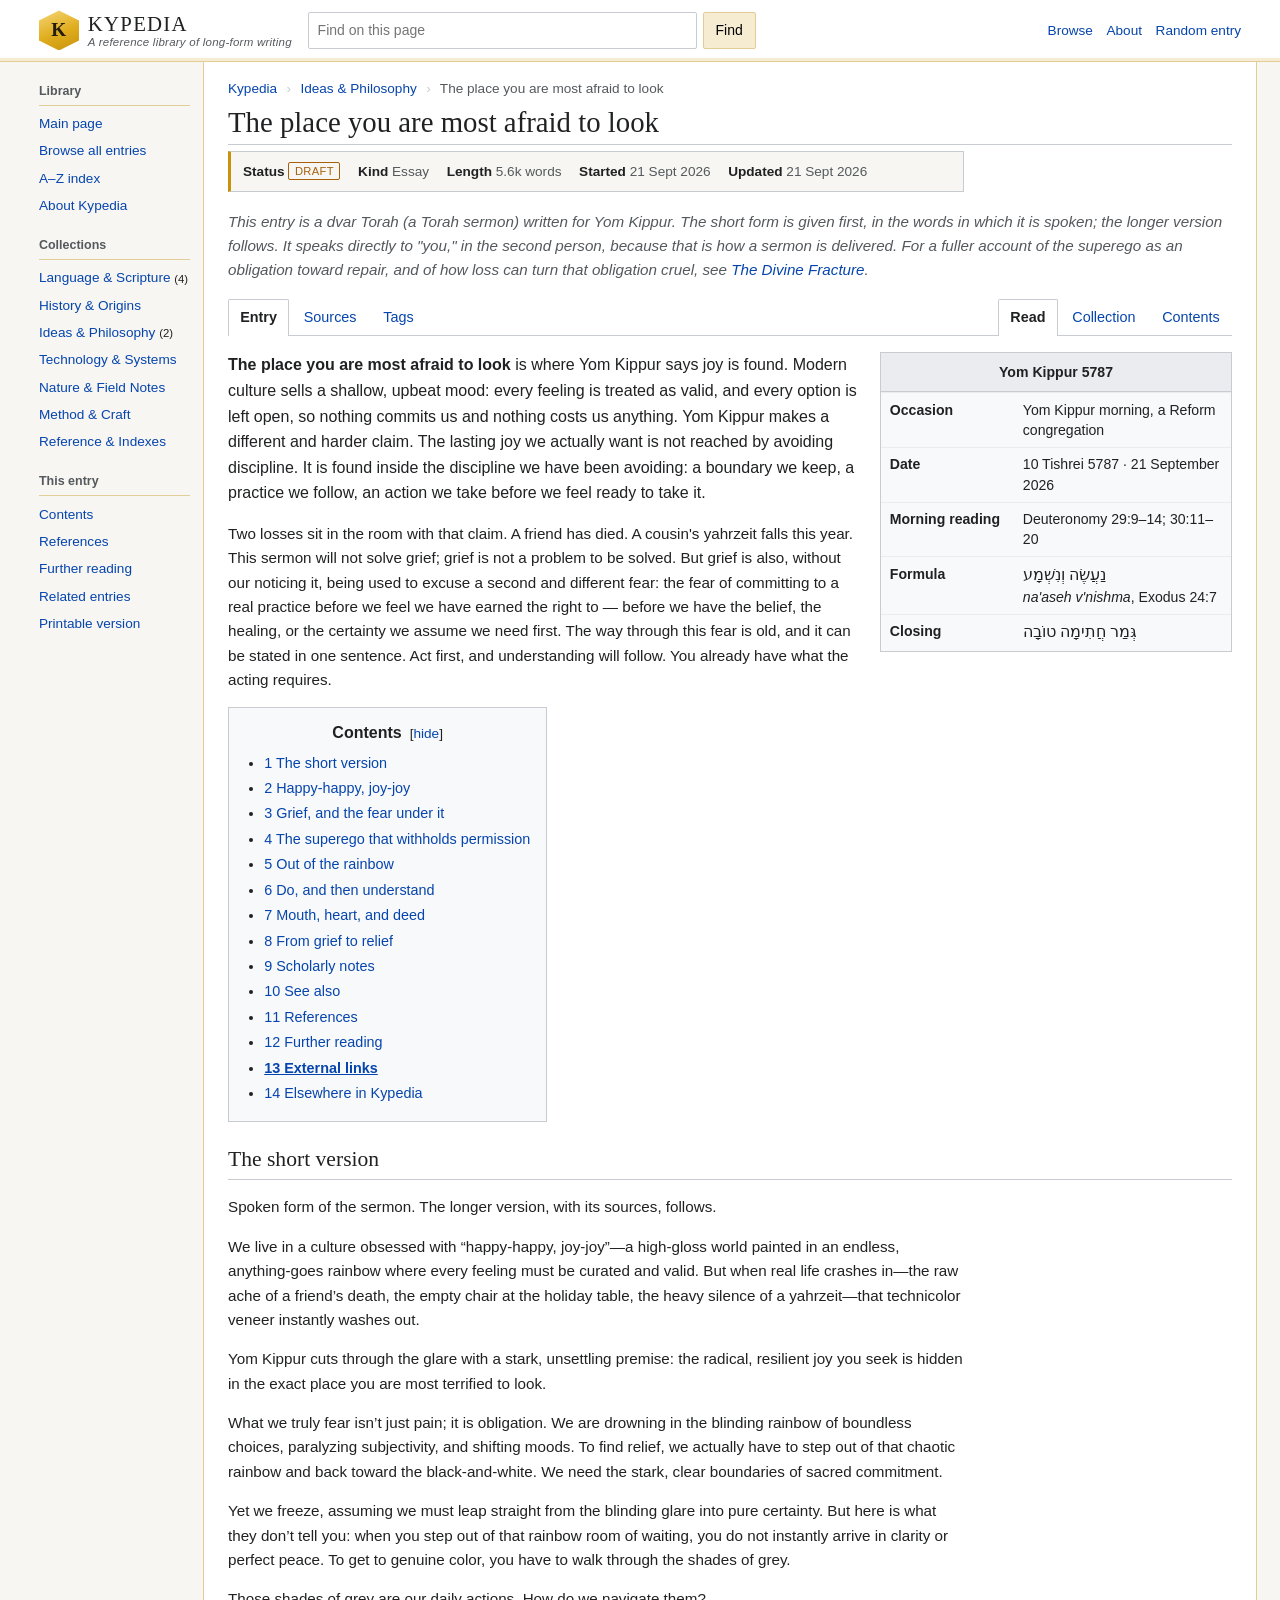
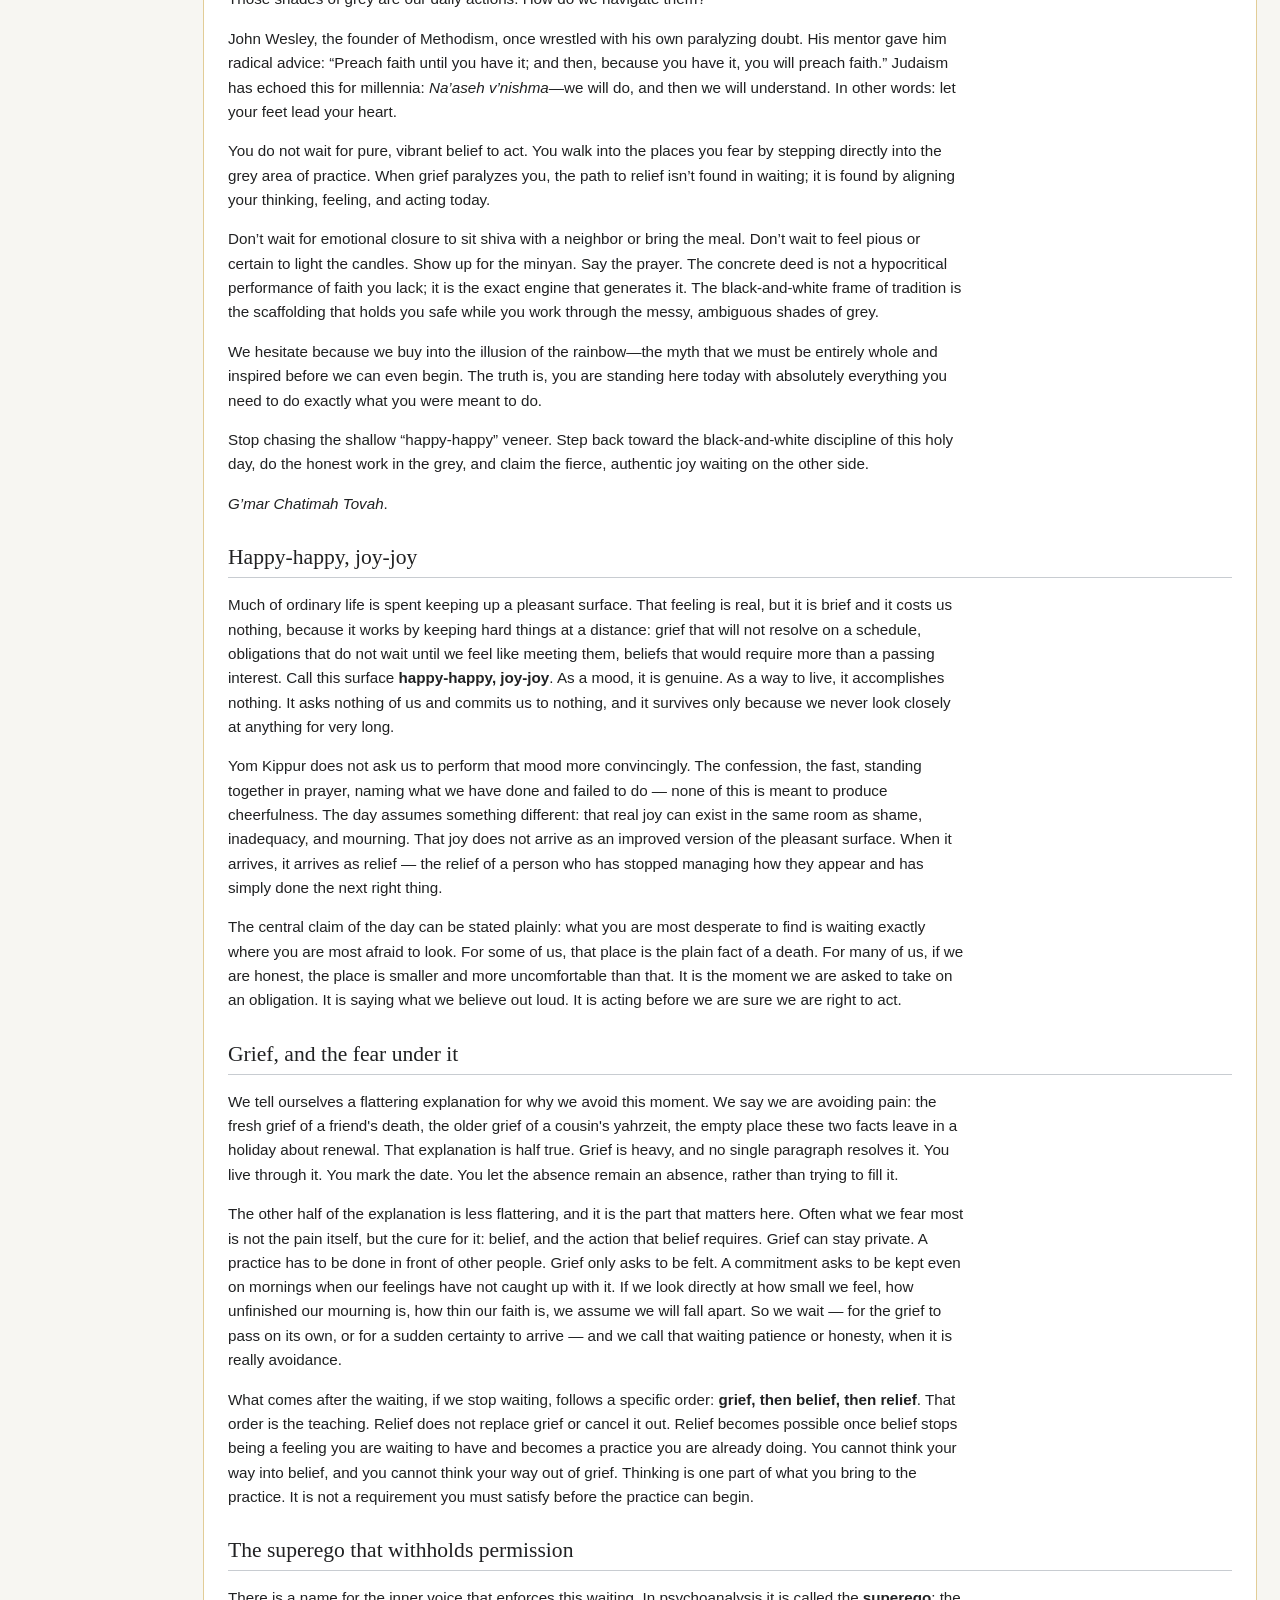
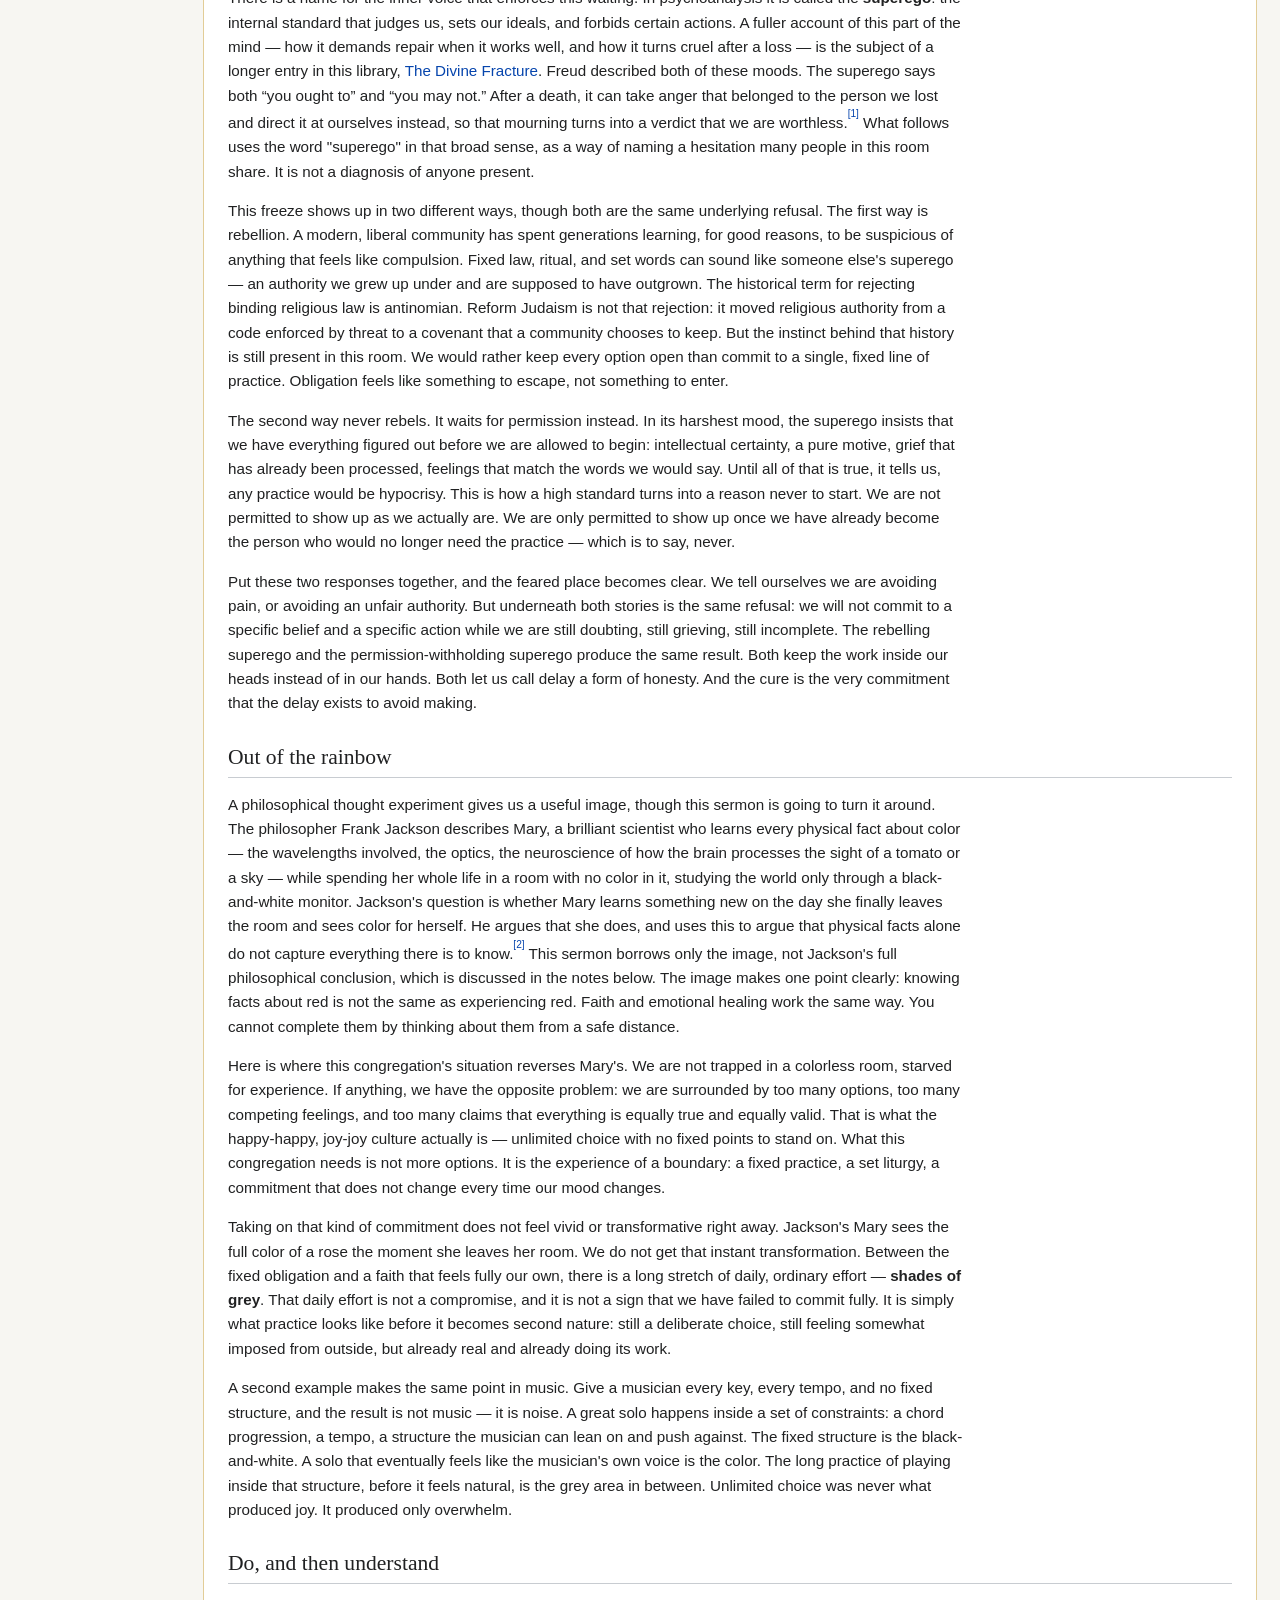
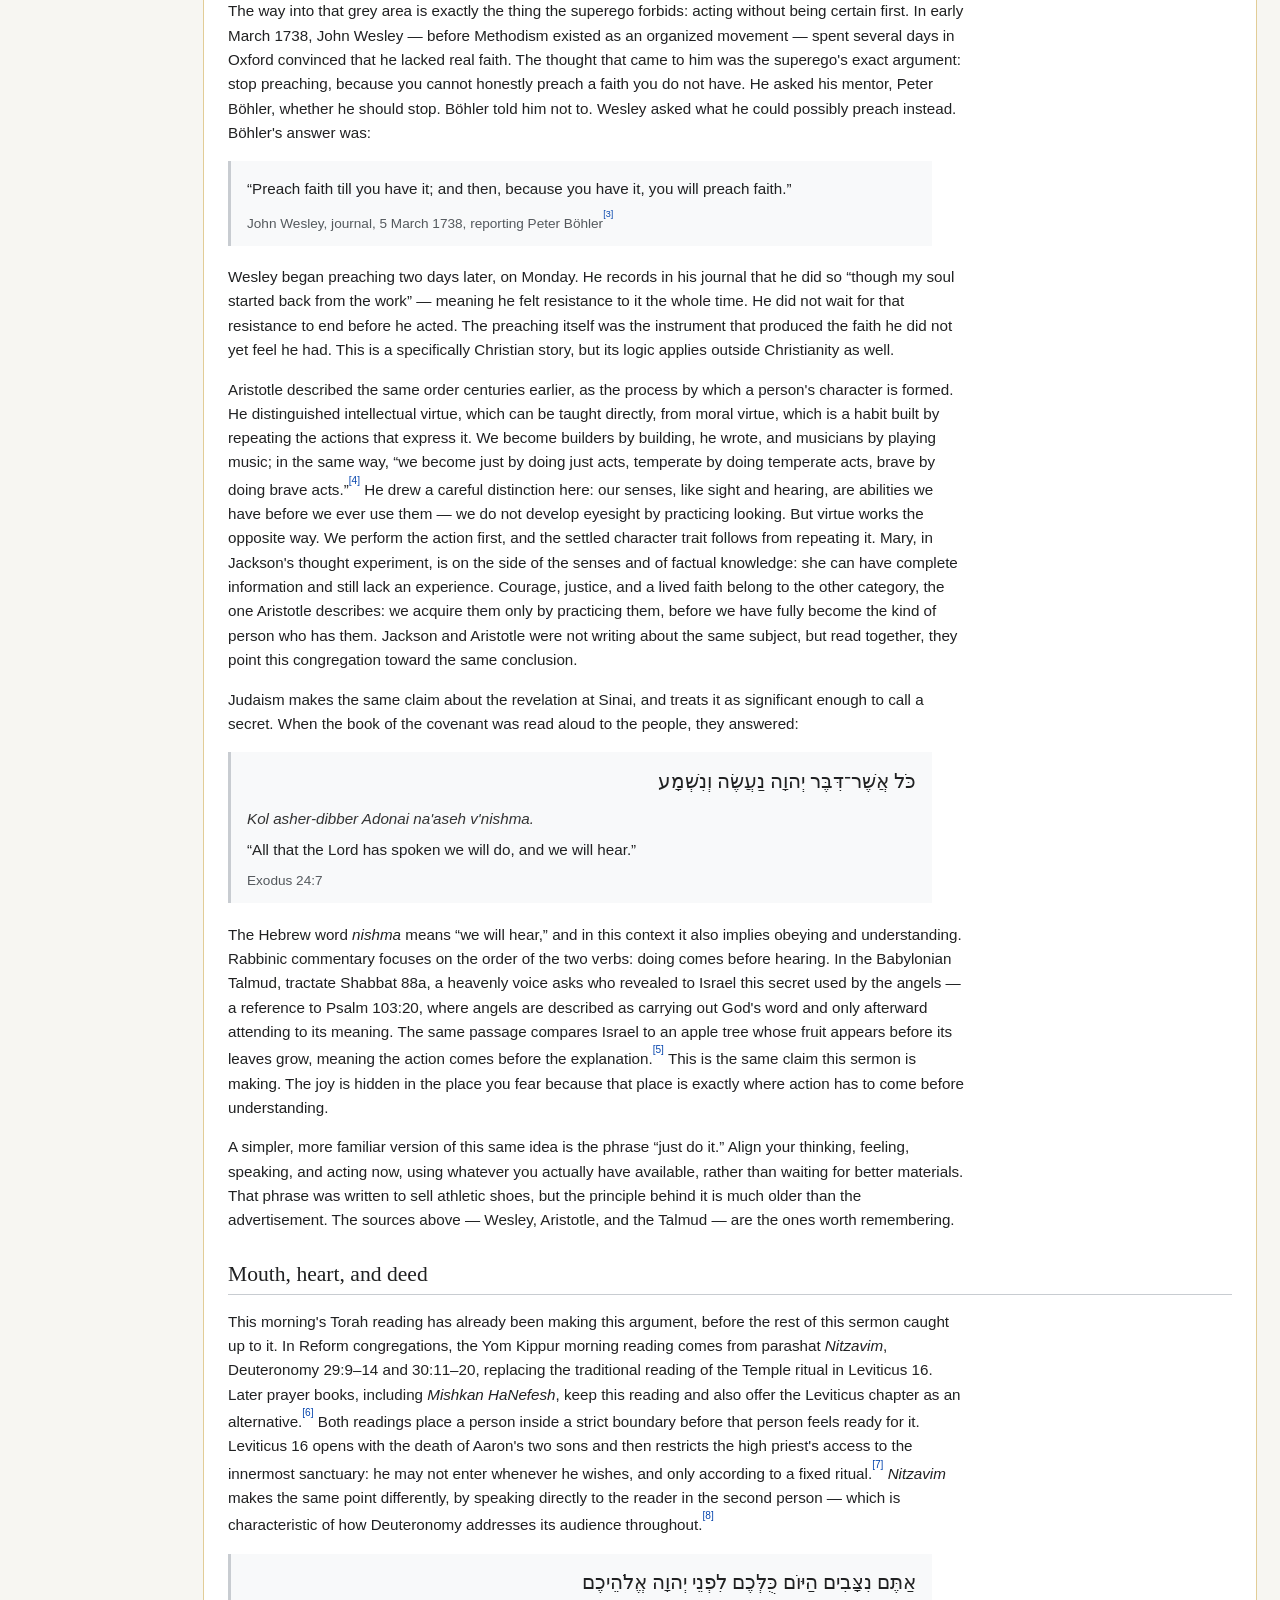
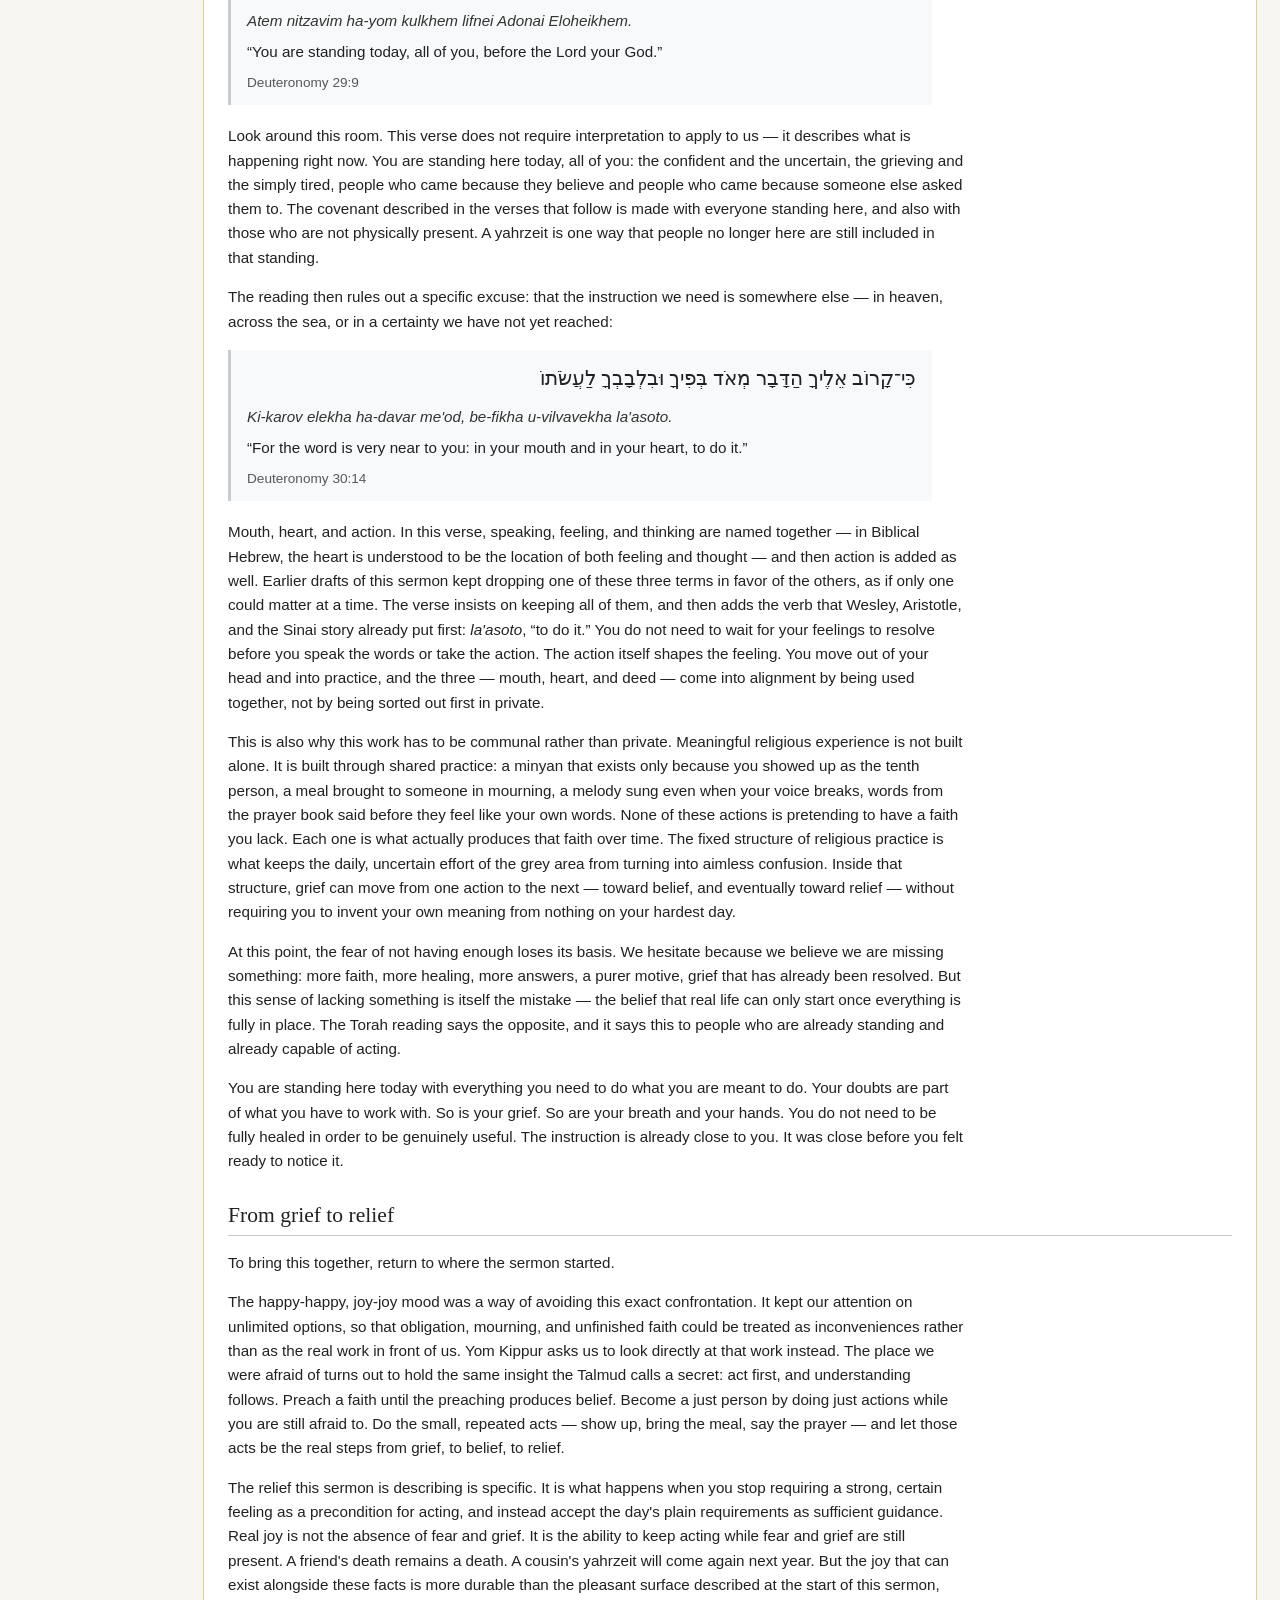
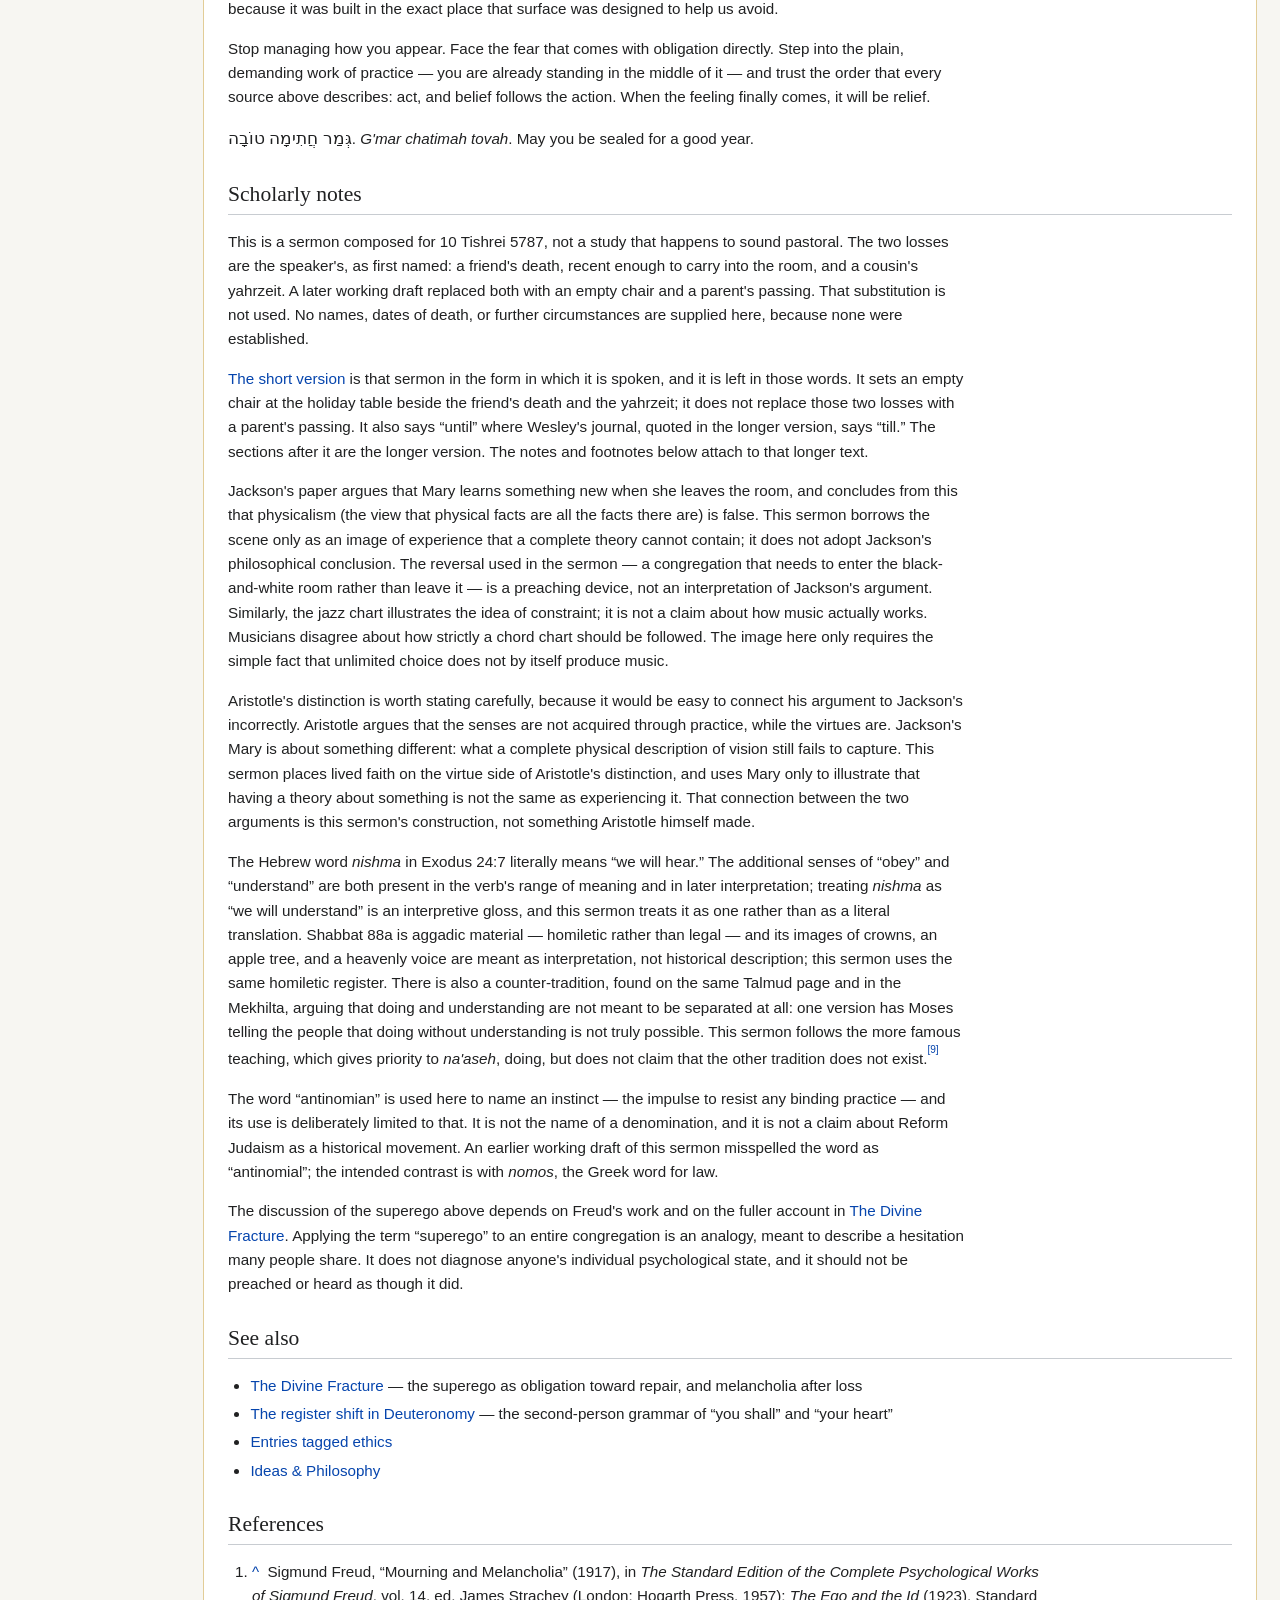
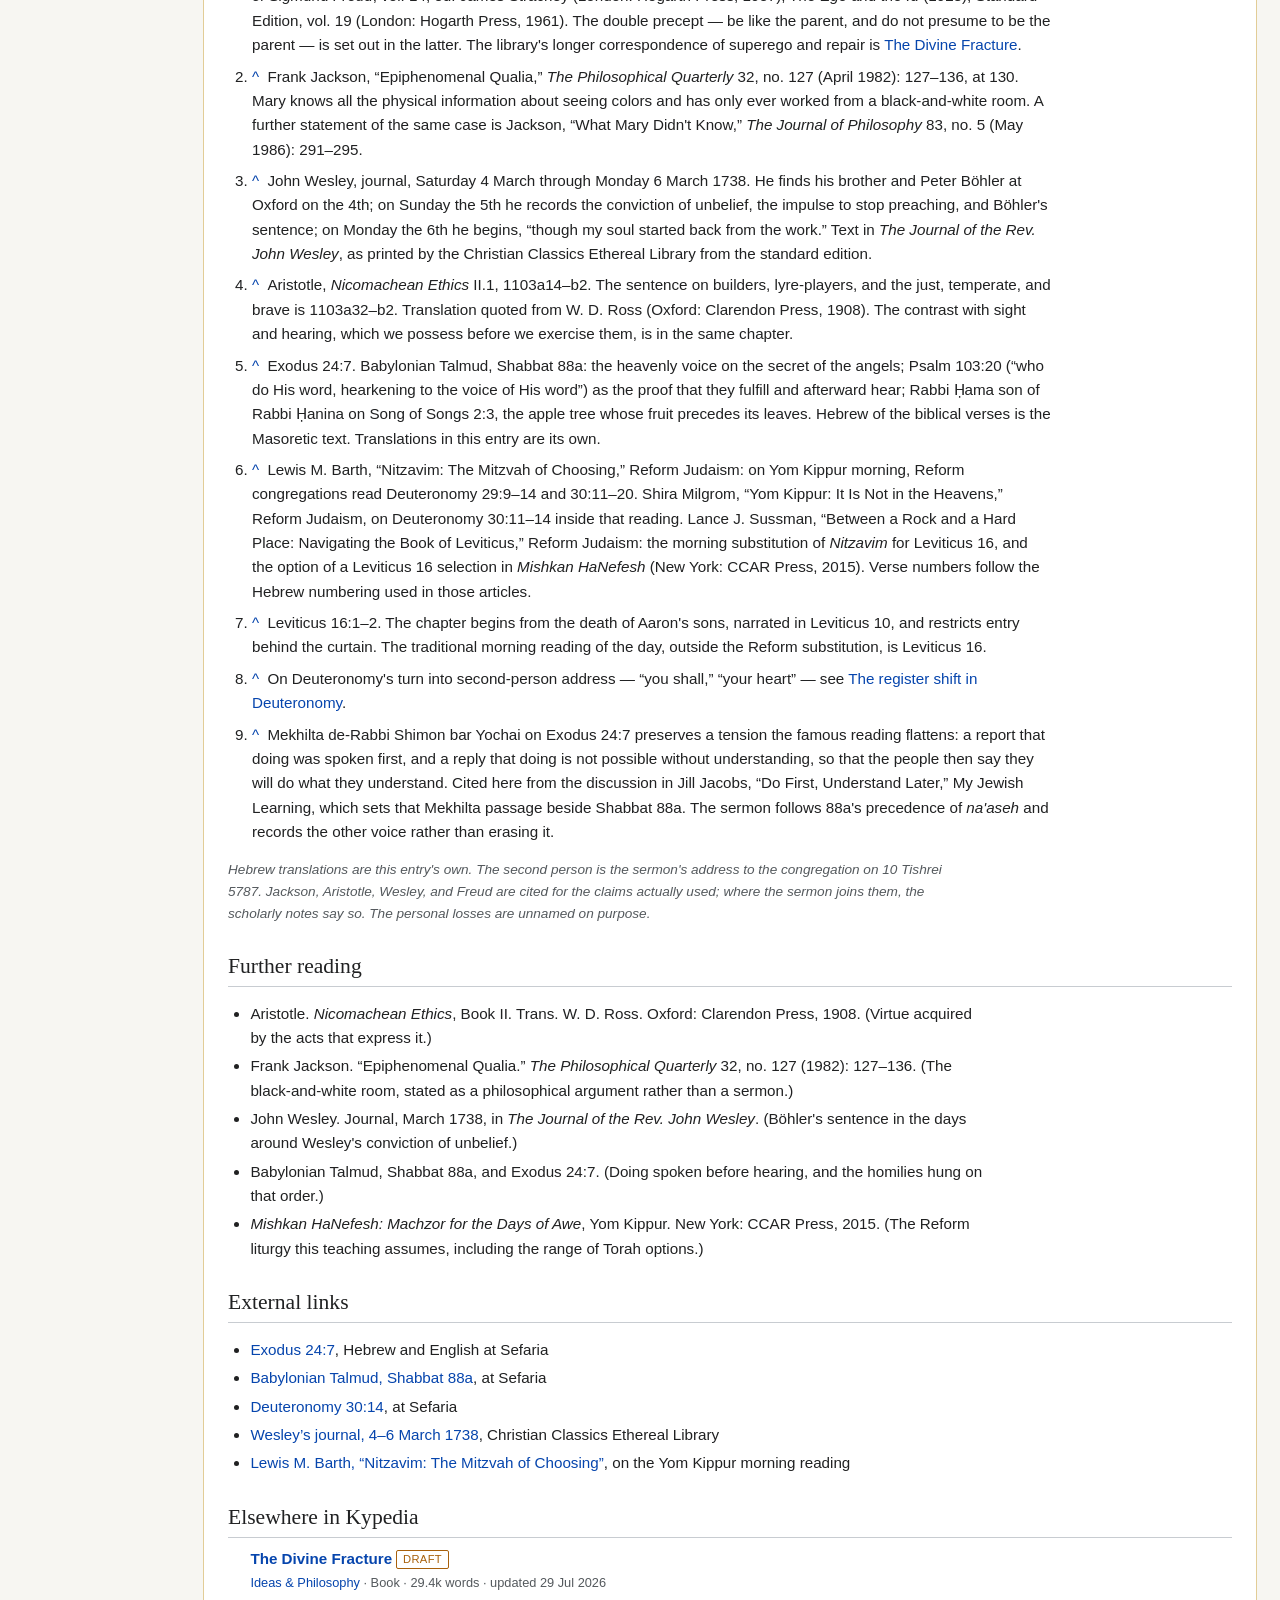
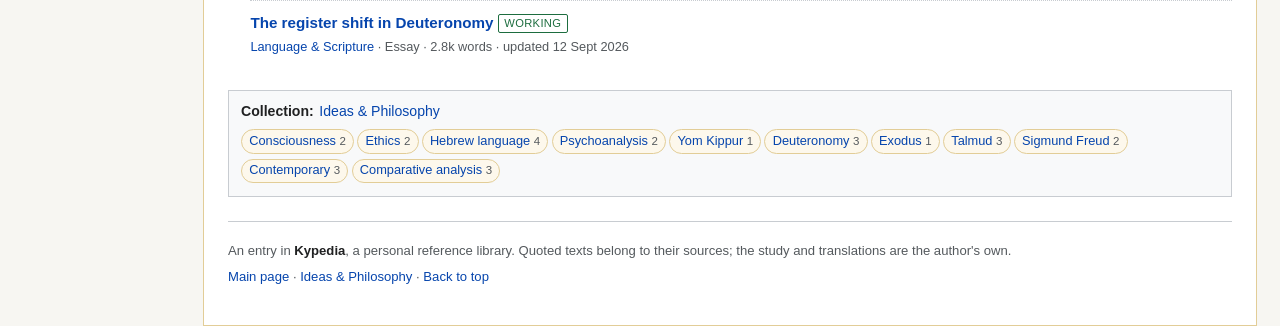
<file: articles/place-you-are-afraid-to-look.html>
<!DOCTYPE html>
<html lang="en" data-kp-root="../">
  <head>
    <meta charset="UTF-8" />
    <meta name="viewport" content="width=device-width, initial-scale=1.0" />
    <title>The place you are most afraid to look — Kypedia</title>
    <meta
      name="description"
      content="A Yom Kippur sermon arguing that lasting joy is found inside the practice we are avoiding, not outside it, following Wesley, Aristotle, and the Talmud's teaching that action comes before understanding."
    />

    <!-- Kypedia entry metadata. Must match this entry's record in library.js. -->
    <meta name="kypedia:slug" content="place-you-are-afraid-to-look" />
    <meta name="kypedia:title" content="The place you are most afraid to look" />
    <meta name="kypedia:collection" content="ideas" />
    <meta name="kypedia:kind" content="essay" />
    <meta name="kypedia:status" content="draft" />
    <meta name="kypedia:created" content="2026-09-21" />
    <meta name="kypedia:updated" content="2026-09-21" />
    <meta
      name="kypedia:tags"
      content="yom-kippur, ethics, consciousness, psychoanalysis, deuteronomy, exodus, talmud, hebrew-language, sigmund-freud, comparative-analysis, contemporary"
    />

    <link rel="stylesheet" href="../styles.css" />
    <link rel="stylesheet" href="../kypedia.css" />
  </head>
  <body>
    <a class="skip-link" href="#content">Jump to content</a>

    <header class="mw-header" role="banner">
      <div class="mw-header-inner">
        <a class="mw-logo" href="../index.html" aria-label="Kypedia main page">
          <span class="mw-logo-mark" aria-hidden="true">K</span>
          <span class="mw-logo-text">
            <span class="mw-logo-wordmark">KYPEDIA</span>
            <span class="mw-logo-tagline" data-kp-render="site-tagline"></span>
          </span>
        </a>
        <form class="mw-search" role="search" action="#" method="get">
          <label class="visually-hidden" for="searchInput">Find on this page</label>
          <input
            id="searchInput"
            type="search"
            name="search"
            placeholder="Find on this page"
            autocomplete="off"
          />
          <button type="submit">Find</button>
          <p class="k-search-fallback" id="searchFallback" hidden></p>
        </form>
        <nav class="mw-user-links" aria-label="Library tools">
          <a href="../browse.html">Browse</a>
          <a href="../about.html">About</a>
          <a id="randomEntry" href="../browse.html">Random entry</a>
        </nav>
      </div>
    </header>

    <div class="mw-page">
      <aside class="mw-sidebar" aria-label="Main menu">
        <nav>
          <h2 class="sidebar-heading">Library</h2>
          <ul class="sidebar-nav">
            <li><a href="../index.html">Main page</a></li>
            <li><a href="../browse.html">Browse all entries</a></li>
            <li><a href="../browse.html?group=letter">A–Z index</a></li>
            <li><a href="../about.html">About Kypedia</a></li>
          </ul>

          <h2 class="sidebar-heading">Collections</h2>
          <ul class="sidebar-nav" data-kp-render="nav-collections"></ul>

          <h2 class="sidebar-heading">This entry</h2>
          <ul class="sidebar-nav">
            <li><a href="#toc">Contents</a></li>
            <li><a href="#References">References</a></li>
            <li><a href="#Further_reading">Further reading</a></li>
            <li><a href="#Elsewhere_in_Kypedia">Related entries</a></li>
            <li><a id="printLink" href="#">Printable version</a></li>
          </ul>
        </nav>
      </aside>

      <main id="content" class="mw-content" role="main">
        <div class="k-breadcrumb">
          <a href="../index.html">Kypedia</a>
          <span class="k-sep">›</span>
          <a href="../browse.html?collection=ideas">Ideas &amp; Philosophy</a>
          <span class="k-sep">›</span> The place you are most afraid to look
        </div>

        <h1 id="firstHeading" class="firstHeading">The place you are most afraid to look</h1>

        <div class="mw-body-content">
          <div class="k-article-meta" data-kp-render="article-meta"></div>

          <div class="hatnote">
            This entry is a dvar Torah (a Torah sermon) written for Yom Kippur.
            The short form is given first, in the words in which it is spoken;
            the longer version follows. It speaks directly to "you," in the
            second person, because that is how a sermon is delivered. For a
            fuller account of the superego as an obligation toward repair, and
            of how loss can turn that obligation cruel, see
            <a href="divine-fracture.html">The Divine Fracture</a>.
          </div>

          <div class="mw-article-toolbar" role="navigation" aria-label="Entry views">
            <div class="vector-menu-tabs">
              <a class="selected" href="#content">Entry</a>
              <a href="#References">Sources</a>
              <a href="#Categories">Tags</a>
            </div>
            <div class="vector-menu-views">
              <a class="selected" href="#content">Read</a>
              <a href="../browse.html?collection=ideas">Collection</a>
              <a href="#toc">Contents</a>
            </div>
          </div>

          <aside class="infobox">
            <div class="infobox-title">Yom Kippur 5787</div>
            <table>
              <tbody>
                <tr>
                  <th>Occasion</th>
                  <td>Yom Kippur morning, a Reform congregation</td>
                </tr>
                <tr>
                  <th>Date</th>
                  <td>10 Tishrei 5787 · 21 September 2026</td>
                </tr>
                <tr>
                  <th>Morning reading</th>
                  <td>Deuteronomy 29:9–14; 30:11–20</td>
                </tr>
                <tr>
                  <th>Formula</th>
                  <td>
                    <span class="he" dir="rtl" lang="he">נַעֲשֶׂה וְנִשְׁמָע</span><br />
                    <i>na'aseh v'nishma</i>, Exodus 24:7
                  </td>
                </tr>
                <tr>
                  <th>Closing</th>
                  <td>
                    <span class="he" dir="rtl" lang="he">גְּמַר חֲתִימָה טוֹבָה</span>
                  </td>
                </tr>
              </tbody>
            </table>
          </aside>

          <p class="lead">
            <b>The place you are most afraid to look</b> is where Yom Kippur says
            joy is found. Modern culture sells a shallow, upbeat mood: every
            feeling is treated as valid, and every option is left open, so
            nothing commits us and nothing costs us anything. Yom Kippur makes a
            different and harder claim. The lasting joy we actually want is not
            reached by avoiding discipline. It is found inside the discipline we
            have been avoiding: a boundary we keep, a practice we follow, an
            action we take before we feel ready to take it.
          </p>
          <p>
            Two losses sit in the room with that claim. A friend has died. A
            cousin's yahrzeit falls this year. This sermon will not solve grief;
            grief is not a problem to be solved. But grief is also, without our
            noticing it, being used to excuse a second and different fear: the
            fear of committing to a real practice before we feel we have earned
            the right to — before we have the belief, the healing, or the
            certainty we assume we need first. The way through this fear is old,
            and it can be stated in one sentence. Act first, and understanding
            will follow. You already have what the acting requires.
          </p>

          <div id="toc" class="toc" role="navigation" aria-labelledby="toctitle">
            <div class="toctitle">
              <h2 id="toctitle">Contents</h2>
              <span class="toc-toggle">
                [<a href="#" id="toggleToc" aria-controls="toc-list" aria-expanded="true">hide</a>]
              </span>
            </div>
            <ul id="toc-list"></ul>
          </div>

          <section id="The_short_version">
            <h2><span class="mw-headline">The short version</span></h2>
            <p>
              Spoken form of the sermon. The longer version, with its sources,
              follows.
            </p>
            <p>
              We live in a culture obsessed with “happy-happy, joy-joy”—a
              high-gloss world painted in an endless, anything-goes rainbow
              where every feeling must be curated and valid. But when real life
              crashes in—the raw ache of a friend’s death, the empty chair at
              the holiday table, the heavy silence of a yahrzeit—that
              technicolor veneer instantly washes out.
            </p>
            <p>
              Yom Kippur cuts through the glare with a stark, unsettling
              premise: the radical, resilient joy you seek is hidden in the
              exact place you are most terrified to look.
            </p>
            <p>
              What we truly fear isn’t just pain; it is obligation. We are
              drowning in the blinding rainbow of boundless choices, paralyzing
              subjectivity, and shifting moods. To find relief, we actually have
              to step out of that chaotic rainbow and back toward the
              black-and-white. We need the stark, clear boundaries of sacred
              commitment.
            </p>
            <p>
              Yet we freeze, assuming we must leap straight from the blinding
              glare into pure certainty. But here is what they don’t tell you:
              when you step out of that rainbow room of waiting, you do not
              instantly arrive in clarity or perfect peace. To get to genuine
              color, you have to walk through the shades of grey.
            </p>
            <p>
              Those shades of grey are our daily actions. How do we navigate
              them?
            </p>
            <p>
              John Wesley, the founder of Methodism, once wrestled with his own
              paralyzing doubt. His mentor gave him radical advice: “Preach
              faith until you have it; and then, because you have it, you will
              preach faith.” Judaism has echoed this for millennia:
              <i>Na’aseh v’nishma</i>—we will do, and then we will understand.
              In other words: let your feet lead your heart.
            </p>
            <p>
              You do not wait for pure, vibrant belief to act. You walk into the
              places you fear by stepping directly into the grey area of
              practice. When grief paralyzes you, the path to relief isn’t found
              in waiting; it is found by aligning your thinking, feeling, and
              acting today.
            </p>
            <p>
              Don’t wait for emotional closure to sit shiva with a neighbor or
              bring the meal. Don’t wait to feel pious or certain to light the
              candles. Show up for the minyan. Say the prayer. The concrete deed
              is not a hypocritical performance of faith you lack; it is the
              exact engine that generates it. The black-and-white frame of
              tradition is the scaffolding that holds you safe while you work
              through the messy, ambiguous shades of grey.
            </p>
            <p>
              We hesitate because we buy into the illusion of the rainbow—the
              myth that we must be entirely whole and inspired before we can
              even begin. The truth is, you are standing here today with
              absolutely everything you need to do exactly what you were meant
              to do.
            </p>
            <p>
              Stop chasing the shallow “happy-happy” veneer. Step back toward
              the black-and-white discipline of this holy day, do the honest
              work in the grey, and claim the fierce, authentic joy waiting on
              the other side.
            </p>
            <p>
              <i>G’mar Chatimah Tovah</i>.
            </p>
          </section>

          <section id="Happy_happy_joy_joy">
            <h2><span class="mw-headline">Happy-happy, joy-joy</span></h2>
            <p>
              Much of ordinary life is spent keeping up a pleasant surface. That
              feeling is real, but it is brief and it costs us nothing, because
              it works by keeping hard things at a distance: grief that will not
              resolve on a schedule, obligations that do not wait until we feel
              like meeting them, beliefs that would require more than a passing
              interest. Call this surface <b>happy-happy, joy-joy</b>. As a
              mood, it is genuine. As a way to live, it accomplishes nothing. It
              asks nothing of us and commits us to nothing, and it survives only
              because we never look closely at anything for very long.
            </p>
            <p>
              Yom Kippur does not ask us to perform that mood more convincingly.
              The confession, the fast, standing together in prayer, naming what
              we have done and failed to do — none of this is meant to produce
              cheerfulness. The day assumes something different: that real joy
              can exist in the same room as shame, inadequacy, and mourning.
              That joy does not arrive as an improved version of the pleasant
              surface. When it arrives, it arrives as relief — the relief of a
              person who has stopped managing how they appear and has simply
              done the next right thing.
            </p>
            <p>
              The central claim of the day can be stated plainly: what you are
              most desperate to find is waiting exactly where you are most
              afraid to look. For some of us, that place is the plain fact of a
              death. For many of us, if we are honest, the place is smaller and
              more uncomfortable than that. It is the moment we are asked to
              take on an obligation. It is saying what we believe out loud. It
              is acting before we are sure we are right to act.
            </p>
          </section>

          <section id="Grief_and_the_fear_under_it">
            <h2><span class="mw-headline">Grief, and the fear under it</span></h2>
            <p>
              We tell ourselves a flattering explanation for why we avoid this
              moment. We say we are avoiding pain: the fresh grief of a friend's
              death, the older grief of a cousin's yahrzeit, the empty place
              these two facts leave in a holiday about renewal. That
              explanation is half true. Grief is heavy, and no single paragraph
              resolves it. You live through it. You mark the date. You let the
              absence remain an absence, rather than trying to fill it.
            </p>
            <p>
              The other half of the explanation is less flattering, and it is
              the part that matters here. Often what we fear most is not the
              pain itself, but the cure for it: belief, and the action that
              belief requires. Grief can stay private. A practice has to be
              done in front of other people. Grief only asks to be felt. A
              commitment asks to be kept even on mornings when our feelings have
              not caught up with it. If we look directly at how small we feel,
              how unfinished our mourning is, how thin our faith is, we assume
              we will fall apart. So we wait — for the grief to pass on its own,
              or for a sudden certainty to arrive — and we call that waiting
              patience or honesty, when it is really avoidance.
            </p>
            <p>
              What comes after the waiting, if we stop waiting, follows a
              specific order: <b>grief, then belief, then relief</b>. That
              order is the teaching. Relief does not replace grief or cancel it
              out. Relief becomes possible once belief stops being a feeling you
              are waiting to have and becomes a practice you are already doing.
              You cannot think your way into belief, and you cannot think your
              way out of grief. Thinking is one part of what you bring to the
              practice. It is not a requirement you must satisfy before the
              practice can begin.
            </p>
          </section>

          <section id="The_superego_that_withholds_permission">
            <h2>
              <span class="mw-headline">The superego that withholds permission</span>
            </h2>
            <p>
              There is a name for the inner voice that enforces this waiting.
              In psychoanalysis it is called the <b>superego</b>: the internal
              standard that judges us, sets our ideals, and forbids certain
              actions. A fuller account of this part of the mind — how it
              demands repair when it works well, and how it turns cruel after a
              loss — is the subject of a longer entry in this library,
              <a href="divine-fracture.html">The Divine Fracture</a>. Freud
              described both of these moods. The superego says both “you ought
              to” and “you may not.” After a death, it can take anger that
              belonged to the person we lost and direct it at ourselves
              instead, so that mourning turns into a verdict that we are
              worthless.<sup id="cite_ref-1" class="reference"
                ><a href="#cite_note-1">[1]</a></sup
              >
              What follows uses the word "superego" in that broad sense, as a
              way of naming a hesitation many people in this room share. It is
              not a diagnosis of anyone present.
            </p>
            <p>
              This freeze shows up in two different ways, though both are the
              same underlying refusal. The first way is rebellion. A modern,
              liberal community has spent generations learning, for good
              reasons, to be suspicious of anything that feels like compulsion.
              Fixed law, ritual, and set words can sound like someone else's
              superego — an authority we grew up under and are supposed to have
              outgrown. The historical term for rejecting binding religious law
              is antinomian. Reform Judaism is not that rejection: it moved
              religious authority from a code enforced by threat to a covenant
              that a community chooses to keep. But the instinct behind that
              history is still present in this room. We would rather keep every
              option open than commit to a single, fixed line of practice.
              Obligation feels like something to escape, not something to
              enter.
            </p>
            <p>
              The second way never rebels. It waits for permission instead. In
              its harshest mood, the superego insists that we have everything
              figured out before we are allowed to begin: intellectual
              certainty, a pure motive, grief that has already been processed,
              feelings that match the words we would say. Until all of that is
              true, it tells us, any practice would be hypocrisy. This is how a
              high standard turns into a reason never to start. We are not
              permitted to show up as we actually are. We are only permitted to
              show up once we have already become the person who would no
              longer need the practice — which is to say, never.
            </p>
            <p>
              Put these two responses together, and the feared place becomes
              clear. We tell ourselves we are avoiding pain, or avoiding an
              unfair authority. But underneath both stories is the same
              refusal: we will not commit to a specific belief and a specific
              action while we are still doubting, still grieving, still
              incomplete. The rebelling superego and the permission-withholding
              superego produce the same result. Both keep the work inside our
              heads instead of in our hands. Both let us call delay a form of
              honesty. And the cure is the very commitment that the delay
              exists to avoid making.
            </p>
          </section>

          <section id="Out_of_the_rainbow">
            <h2><span class="mw-headline">Out of the rainbow</span></h2>
            <p>
              A philosophical thought experiment gives us a useful image, though
              this sermon is going to turn it around. The philosopher Frank
              Jackson describes Mary, a brilliant scientist who learns every
              physical fact about color — the wavelengths involved, the optics,
              the neuroscience of how the brain processes the sight of a
              tomato or a sky — while spending her whole life in a room with no
              color in it, studying the world only through a black-and-white
              monitor. Jackson's question is whether Mary learns something new
              on the day she finally leaves the room and sees color for
              herself. He argues that she does, and uses this to argue that
              physical facts alone do not capture everything there is to
              know.<sup id="cite_ref-2" class="reference"
                ><a href="#cite_note-2">[2]</a></sup
              >
              This sermon borrows only the image, not Jackson's full
              philosophical conclusion, which is discussed in the notes below.
              The image makes one point clearly: knowing facts about red is not
              the same as experiencing red. Faith and emotional healing work
              the same way. You cannot complete them by thinking about them
              from a safe distance.
            </p>
            <p>
              Here is where this congregation's situation reverses Mary's. We
              are not trapped in a colorless room, starved for experience. If
              anything, we have the opposite problem: we are surrounded by too
              many options, too many competing feelings, and too many claims
              that everything is equally true and equally valid. That is what
              the happy-happy, joy-joy culture actually is — unlimited choice
              with no fixed points to stand on. What this congregation needs is
              not more options. It is the experience of a boundary: a fixed
              practice, a set liturgy, a commitment that does not change every
              time our mood changes.
            </p>
            <p>
              Taking on that kind of commitment does not feel vivid or
              transformative right away. Jackson's Mary sees the full color of
              a rose the moment she leaves her room. We do not get that instant
              transformation. Between the fixed obligation and a faith that
              feels fully our own, there is a long stretch of daily, ordinary
              effort — <b>shades of grey</b>. That daily effort is not a
              compromise, and it is not a sign that we have failed to commit
              fully. It is simply what practice looks like before it becomes
              second nature: still a deliberate choice, still feeling somewhat
              imposed from outside, but already real and already doing its
              work.
            </p>
            <p>
              A second example makes the same point in music. Give a musician
              every key, every tempo, and no fixed structure, and the result is
              not music — it is noise. A great solo happens inside a set of
              constraints: a chord progression, a tempo, a structure the
              musician can lean on and push against. The fixed structure is the
              black-and-white. A solo that eventually feels like the musician's
              own voice is the color. The long practice of playing inside that
              structure, before it feels natural, is the grey area in between.
              Unlimited choice was never what produced joy. It produced only
              overwhelm.
            </p>
          </section>

          <section id="Do_and_then_understand">
            <h2><span class="mw-headline">Do, and then understand</span></h2>
            <p>
              The way into that grey area is exactly the thing the superego
              forbids: acting without being certain first. In early March 1738,
              John Wesley — before Methodism existed as an organized movement —
              spent several days in Oxford convinced that he lacked real faith.
              The thought that came to him was the superego's exact argument:
              stop preaching, because you cannot honestly preach a faith you do
              not have. He asked his mentor, Peter Böhler, whether he should
              stop. Böhler told him not to. Wesley asked what he could possibly
              preach instead. Böhler's answer was:
            </p>
            <blockquote class="verse">
              <span class="verse-en">
                “Preach faith till you have it; and then, because you have it,
                you will preach faith.”
              </span>
              <span class="verse-ref">
                John Wesley, journal, 5 March 1738, reporting Peter Böhler<sup
                  id="cite_ref-3"
                  class="reference"
                  ><a href="#cite_note-3">[3]</a></sup
                >
              </span>
            </blockquote>
            <p>
              Wesley began preaching two days later, on Monday. He records in
              his journal that he did so “though my soul started back from the
              work” — meaning he felt resistance to it the whole time. He did
              not wait for that resistance to end before he acted. The
              preaching itself was the instrument that produced the faith he
              did not yet feel he had. This is a specifically Christian story,
              but its logic applies outside Christianity as well.
            </p>
            <p>
              Aristotle described the same order centuries earlier, as the
              process by which a person's character is formed. He distinguished
              intellectual virtue, which can be taught directly, from moral
              virtue, which is a habit built by repeating the actions that
              express it. We become builders by building, he wrote, and
              musicians by playing music; in the same way, “we become just by
              doing just acts, temperate by doing temperate acts, brave by
              doing brave acts.”<sup id="cite_ref-4" class="reference"
                ><a href="#cite_note-4">[4]</a></sup
              >
              He drew a careful distinction here: our senses, like sight and
              hearing, are abilities we have before we ever use them — we do
              not develop eyesight by practicing looking. But virtue works the
              opposite way. We perform the action first, and the settled
              character trait follows from repeating it. Mary, in Jackson's
              thought experiment, is on the side of the senses and of factual
              knowledge: she can have complete information and still lack an
              experience. Courage, justice, and a lived faith belong to the
              other category, the one Aristotle describes: we acquire them only
              by practicing them, before we have fully become the kind of
              person who has them. Jackson and Aristotle were not writing about
              the same subject, but read together, they point this
              congregation toward the same conclusion.
            </p>
            <p>
              Judaism makes the same claim about the revelation at Sinai, and
              treats it as significant enough to call a secret. When the book
              of the covenant was read aloud to the people, they answered:
            </p>
            <blockquote class="verse">
              <span class="verse-he" lang="he" dir="rtl">
                כֹּל אֲשֶׁר־דִּבֶּר יְהוָה נַעֲשֶׂה וְנִשְׁמָע
              </span>
              <span class="verse-tr">
                Kol asher-dibber Adonai na'aseh v'nishma.
              </span>
              <span class="verse-en">
                “All that the Lord has spoken we will do, and we will hear.”
              </span>
              <span class="verse-ref">Exodus 24:7</span>
            </blockquote>
            <p>
              The Hebrew word <i>nishma</i> means “we will hear,” and in this
              context it also implies obeying and understanding. Rabbinic
              commentary focuses on the order of the two verbs: doing comes
              before hearing. In the Babylonian Talmud, tractate Shabbat 88a, a
              heavenly voice asks who revealed to Israel this secret used by
              the angels — a reference to Psalm 103:20, where angels are
              described as carrying out God's word and only afterward
              attending to its meaning. The same passage compares Israel to an
              apple tree whose fruit appears before its leaves grow, meaning
              the action comes before the explanation.<sup
                id="cite_ref-5"
                class="reference"
                ><a href="#cite_note-5">[5]</a></sup
              >
              This is the same claim this sermon is making. The joy is hidden
              in the place you fear because that place is exactly where action
              has to come before understanding.
            </p>
            <p>
              A simpler, more familiar version of this same idea is the phrase
              “just do it.” Align your thinking, feeling, speaking, and acting
              now, using whatever you actually have available, rather than
              waiting for better materials. That phrase was written to sell
              athletic shoes, but the principle behind it is much older than
              the advertisement. The sources above — Wesley, Aristotle, and the
              Talmud — are the ones worth remembering.
            </p>
          </section>

          <section id="Mouth_heart_and_deed">
            <h2><span class="mw-headline">Mouth, heart, and deed</span></h2>
            <p>
              This morning's Torah reading has already been making this
              argument, before the rest of this sermon caught up to it. In
              Reform congregations, the Yom Kippur morning reading comes from
              parashat <i>Nitzavim</i>, Deuteronomy 29:9–14 and 30:11–20,
              replacing the traditional reading of the Temple ritual in
              Leviticus 16. Later prayer books, including
              <i>Mishkan HaNefesh</i>, keep this reading and also offer the
              Leviticus chapter as an alternative.<sup
                id="cite_ref-6"
                class="reference"
                ><a href="#cite_note-6">[6]</a></sup
              >
              Both readings place a person inside a strict boundary before that
              person feels ready for it. Leviticus 16 opens with the death of
              Aaron's two sons and then restricts the high priest's access to
              the innermost sanctuary: he may not enter whenever he wishes, and
              only according to a fixed ritual.<sup
                id="cite_ref-7"
                class="reference"
                ><a href="#cite_note-7">[7]</a></sup
              >
              <i>Nitzavim</i> makes the same point differently, by speaking
              directly to the reader in the second person — which is
              characteristic of how Deuteronomy addresses its audience
              throughout.<sup id="cite_ref-8" class="reference"
                ><a href="#cite_note-8">[8]</a></sup
              >
            </p>
            <blockquote class="verse">
              <span class="verse-he" lang="he" dir="rtl">
                אַתֶּם נִצָּבִים הַיּוֹם כֻּלְּכֶם לִפְנֵי יְהוָה אֱלֹהֵיכֶם
              </span>
              <span class="verse-tr">
                Atem nitzavim ha-yom kulkhem lifnei Adonai Eloheikhem.
              </span>
              <span class="verse-en">
                “You are standing today, all of you, before the Lord your God.”
              </span>
              <span class="verse-ref">Deuteronomy 29:9</span>
            </blockquote>
            <p>
              Look around this room. This verse does not require interpretation
              to apply to us — it describes what is happening right now. You
              are standing here today, all of you: the confident and the
              uncertain, the grieving and the simply tired, people who came
              because they believe and people who came because someone else
              asked them to. The covenant described in the verses that follow
              is made with everyone standing here, and also with those who are
              not physically present. A yahrzeit is one way that people no
              longer here are still included in that standing.
            </p>
            <p>
              The reading then rules out a specific excuse: that the
              instruction we need is somewhere else — in heaven, across the
              sea, or in a certainty we have not yet reached:
            </p>
            <blockquote class="verse">
              <span class="verse-he" lang="he" dir="rtl">
                כִּי־קָרוֹב אֵלֶיךָ הַדָּבָר מְאֹד בְּפִיךָ וּבִלְבָבְךָ לַעֲשֹׂתוֹ
              </span>
              <span class="verse-tr">
                Ki-karov elekha ha-davar me'od, be-fikha u-vilvavekha la'asoto.
              </span>
              <span class="verse-en">
                “For the word is very near to you: in your mouth and in your
                heart, to do it.”
              </span>
              <span class="verse-ref">Deuteronomy 30:14</span>
            </blockquote>
            <p>
              Mouth, heart, and action. In this verse, speaking, feeling, and
              thinking are named together — in Biblical Hebrew, the heart is
              understood to be the location of both feeling and thought — and
              then action is added as well. Earlier drafts of this sermon kept
              dropping one of these three terms in favor of the others, as if
              only one could matter at a time. The verse insists on keeping all
              of them, and then adds the verb that Wesley, Aristotle, and the
              Sinai story already put first: <i>la'asoto</i>, “to do it.” You
              do not need to wait for your feelings to resolve before you speak
              the words or take the action. The action itself shapes the
              feeling. You move out of your head and into practice, and the
              three — mouth, heart, and deed — come into alignment by being
              used together, not by being sorted out first in private.
            </p>
            <p>
              This is also why this work has to be communal rather than
              private. Meaningful religious experience is not built alone. It
              is built through shared practice: a minyan that exists only
              because you showed up as the tenth person, a meal brought to
              someone in mourning, a melody sung even when your voice breaks,
              words from the prayer book said before they feel like your own
              words. None of these actions is pretending to have a faith you
              lack. Each one is what actually produces that faith over time.
              The fixed structure of religious practice is what keeps the
              daily, uncertain effort of the grey area from turning into
              aimless confusion. Inside that structure, grief can move from one
              action to the next — toward belief, and eventually toward relief
              — without requiring you to invent your own meaning from nothing
              on your hardest day.
            </p>
            <p>
              At this point, the fear of not having enough loses its basis. We
              hesitate because we believe we are missing something: more
              faith, more healing, more answers, a purer motive, grief that has
              already been resolved. But this sense of lacking something is
              itself the mistake — the belief that real life can only start
              once everything is fully in place. The Torah reading says the
              opposite, and it says this to people who are already standing and
              already capable of acting.
            </p>
            <p>
              You are standing here today with everything you need to do what
              you are meant to do. Your doubts are part of what you have to
              work with. So is your grief. So are your breath and your hands.
              You do not need to be fully healed in order to be genuinely
              useful. The instruction is already close to you. It was close
              before you felt ready to notice it.
            </p>
          </section>

          <section id="From_grief_to_relief">
            <h2><span class="mw-headline">From grief to relief</span></h2>
            <p>
              To bring this together, return to where the sermon started.
            </p>
            <p>
              The happy-happy, joy-joy mood was a way of avoiding this exact
              confrontation. It kept our attention on unlimited options, so
              that obligation, mourning, and unfinished faith could be treated
              as inconveniences rather than as the real work in front of us.
              Yom Kippur asks us to look directly at that work instead. The
              place we were afraid of turns out to hold the same insight the
              Talmud calls a secret: act first, and understanding follows.
              Preach a faith until the preaching produces belief. Become a just
              person by doing just actions while you are still afraid to. Do
              the small, repeated acts — show up, bring the meal, say the
              prayer — and let those acts be the real steps from grief, to
              belief, to relief.
            </p>
            <p>
              The relief this sermon is describing is specific. It is what
              happens when you stop requiring a strong, certain feeling as a
              precondition for acting, and instead accept the day's plain
              requirements as sufficient guidance. Real joy is not the absence
              of fear and grief. It is the ability to keep acting while fear
              and grief are still present. A friend's death remains a death. A
              cousin's yahrzeit will come again next year. But the joy that can
              exist alongside these facts is more durable than the pleasant
              surface described at the start of this sermon, because it was
              built in the exact place that surface was designed to help us
              avoid.
            </p>
            <p>
              Stop managing how you appear. Face the fear that comes with
              obligation directly. Step into the plain, demanding work of
              practice — you are already standing in the middle of it — and
              trust the order that every source above describes: act, and
              belief follows the action. When the feeling finally comes, it
              will be relief.
            </p>
            <p>
              <span class="he" dir="rtl" lang="he">גְּמַר חֲתִימָה טוֹבָה</span>.
              <i>G'mar chatimah tovah</i>. May you be sealed for a good year.
            </p>
          </section>

          <section id="Scholarly_notes">
            <h2><span class="mw-headline">Scholarly notes</span></h2>
            <p>
              This is a sermon composed for 10 Tishrei 5787, not a study that
              happens to sound pastoral. The two losses are the speaker's, as
              first named: a friend's death, recent enough to carry into the
              room, and a cousin's yahrzeit. A later working draft replaced both
              with an empty chair and a parent's passing. That substitution is
              not used. No names, dates of death, or further circumstances are
              supplied here, because none were established.
            </p>
            <p>
              <a href="#The_short_version">The short version</a> is that sermon
              in the form in which it is spoken, and it is left in those words.
              It sets an empty chair at the holiday table beside the friend's
              death and the yahrzeit; it does not replace those two losses with
              a parent's passing. It also says “until” where Wesley's journal,
              quoted in the longer version, says “till.” The sections after it
              are the longer version. The notes and footnotes below attach to
              that longer text.
            </p>
            <p>
              Jackson's paper argues that Mary learns something new when she
              leaves the room, and concludes from this that physicalism (the
              view that physical facts are all the facts there are) is false.
              This sermon borrows the scene only as an image of experience that
              a complete theory cannot contain; it does not adopt Jackson's
              philosophical conclusion. The reversal used in the sermon — a
              congregation that needs to enter the black-and-white room rather
              than leave it — is a preaching device, not an interpretation of
              Jackson's argument. Similarly, the jazz chart illustrates the
              idea of constraint; it is not a claim about how music actually
              works. Musicians disagree about how strictly a chord chart should
              be followed. The image here only requires the simple fact that
              unlimited choice does not by itself produce music.
            </p>
            <p>
              Aristotle's distinction is worth stating carefully, because it
              would be easy to connect his argument to Jackson's incorrectly.
              Aristotle argues that the senses are not acquired through
              practice, while the virtues are. Jackson's Mary is about
              something different: what a complete physical description of
              vision still fails to capture. This sermon places lived faith on
              the virtue side of Aristotle's distinction, and uses Mary only to
              illustrate that having a theory about something is not the same
              as experiencing it. That connection between the two arguments is
              this sermon's construction, not something Aristotle himself made.
            </p>
            <p>
              The Hebrew word <i>nishma</i> in Exodus 24:7 literally means “we
              will hear.” The additional senses of “obey” and “understand” are
              both present in the verb's range of meaning and in later
              interpretation; treating <i>nishma</i> as “we will understand” is
              an interpretive gloss, and this sermon treats it as one rather
              than as a literal translation. Shabbat 88a is aggadic material —
              homiletic rather than legal — and its images of crowns, an apple
              tree, and a heavenly voice are meant as interpretation, not
              historical description; this sermon uses the same homiletic
              register. There is also a counter-tradition, found on the same
              Talmud page and in the Mekhilta, arguing that doing and
              understanding are not meant to be separated at all: one version
              has Moses telling the people that doing without understanding is
              not truly possible. This sermon follows the more famous teaching,
              which gives priority to <i>na'aseh</i>, doing, but does not claim
              that the other tradition does not exist.<sup
                id="cite_ref-9"
                class="reference"
                ><a href="#cite_note-9">[9]</a></sup
              >
            </p>
            <p>
              The word “antinomian” is used here to name an instinct — the
              impulse to resist any binding practice — and its use is
              deliberately limited to that. It is not the name of a
              denomination, and it is not a claim about Reform Judaism as a
              historical movement. An earlier working draft of this sermon
              misspelled the word as “antinomial”; the intended contrast is
              with <i>nomos</i>, the Greek word for law.
            </p>
            <p>
              The discussion of the superego above depends on Freud's work and
              on the fuller account in
              <a href="divine-fracture.html">The Divine Fracture</a>. Applying
              the term “superego” to an entire congregation is an analogy,
              meant to describe a hesitation many people share. It does not
              diagnose anyone's individual psychological state, and it should
              not be preached or heard as though it did.
            </p>
          </section>

          <section id="See_also">
            <h2><span class="mw-headline">See also</span></h2>
            <ul>
              <li>
                <a href="divine-fracture.html">The Divine Fracture</a> — the
                superego as obligation toward repair, and melancholia after loss
              </li>
              <li>
                <a href="deuteronomy-register-shift.html">The register shift in Deuteronomy</a>
                — the second-person grammar of “you shall” and “your heart”
              </li>
              <li>
                <a href="../browse.html?tag=ethics">Entries tagged ethics</a>
              </li>
              <li>
                <a href="../browse.html?collection=ideas">Ideas &amp; Philosophy</a>
              </li>
            </ul>
          </section>

          <section id="References">
            <h2><span class="mw-headline">References</span></h2>
            <ol class="references">
              <li id="cite_note-1">
                <span class="mw-cite-backlink">
                  <a href="#cite_ref-1" class="cite-backlink">^</a>
                </span>
                Sigmund Freud, “Mourning and Melancholia” (1917), in
                <cite>The Standard Edition of the Complete Psychological Works of Sigmund Freud</cite>,
                vol. 14, ed. James Strachey (London: Hogarth Press, 1957);
                <cite>The Ego and the Id</cite> (1923), Standard Edition, vol. 19
                (London: Hogarth Press, 1961). The double precept — be like the
                parent, and do not presume to be the parent — is set out in the
                latter. The library's longer correspondence of superego and
                repair is
                <a href="divine-fracture.html">The Divine Fracture</a>.
              </li>
              <li id="cite_note-2">
                <span class="mw-cite-backlink">
                  <a href="#cite_ref-2" class="cite-backlink">^</a>
                </span>
                Frank Jackson, “Epiphenomenal Qualia,”
                <cite>The Philosophical Quarterly</cite> 32, no. 127 (April 1982):
                127–136, at 130. Mary knows all the physical information about
                seeing colors and has only ever worked from a black-and-white
                room. A further statement of the same case is Jackson, “What Mary
                Didn't Know,” <cite>The Journal of Philosophy</cite> 83, no. 5
                (May 1986): 291–295.
              </li>
              <li id="cite_note-3">
                <span class="mw-cite-backlink">
                  <a href="#cite_ref-3" class="cite-backlink">^</a>
                </span>
                John Wesley, journal, Saturday 4 March through Monday 6 March
                1738. He finds his brother and Peter Böhler at Oxford on the 4th;
                on Sunday the 5th he records the conviction of unbelief, the
                impulse to stop preaching, and Böhler's sentence; on Monday the
                6th he begins, “though my soul started back from the work.” Text
                in <cite>The Journal of the Rev. John Wesley</cite>, as printed
                by the Christian Classics Ethereal Library from the standard
                edition.
              </li>
              <li id="cite_note-4">
                <span class="mw-cite-backlink">
                  <a href="#cite_ref-4" class="cite-backlink">^</a>
                </span>
                Aristotle, <cite>Nicomachean Ethics</cite> II.1, 1103a14–b2. The
                sentence on builders, lyre-players, and the just, temperate, and
                brave is 1103a32–b2. Translation quoted from W. D. Ross (Oxford:
                Clarendon Press, 1908). The contrast with sight and hearing,
                which we possess before we exercise them, is in the same chapter.
              </li>
              <li id="cite_note-5">
                <span class="mw-cite-backlink">
                  <a href="#cite_ref-5" class="cite-backlink">^</a>
                </span>
                Exodus 24:7. Babylonian Talmud, Shabbat 88a: the heavenly voice
                on the secret of the angels; Psalm 103:20 (“who do His word,
                hearkening to the voice of His word”) as the proof that they
                fulfill and afterward hear; Rabbi Ḥama son of Rabbi Ḥanina on
                Song of Songs 2:3, the apple tree whose fruit precedes its
                leaves. Hebrew of the biblical verses is the Masoretic text.
                Translations in this entry are its own.
              </li>
              <li id="cite_note-6">
                <span class="mw-cite-backlink">
                  <a href="#cite_ref-6" class="cite-backlink">^</a>
                </span>
                Lewis M. Barth, “Nitzavim: The Mitzvah of Choosing,” Reform
                Judaism: on Yom Kippur morning, Reform congregations read
                Deuteronomy 29:9–14 and 30:11–20. Shira Milgrom, “Yom Kippur: It
                Is Not in the Heavens,” Reform Judaism, on Deuteronomy 30:11–14
                inside that reading. Lance J. Sussman, “Between a Rock and a
                Hard Place: Navigating the Book of Leviticus,” Reform Judaism:
                the morning substitution of <i>Nitzavim</i> for Leviticus 16, and
                the option of a Leviticus 16 selection in
                <cite>Mishkan HaNefesh</cite> (New York: CCAR Press, 2015). Verse
                numbers follow the Hebrew numbering used in those articles.
              </li>
              <li id="cite_note-7">
                <span class="mw-cite-backlink">
                  <a href="#cite_ref-7" class="cite-backlink">^</a>
                </span>
                Leviticus 16:1–2. The chapter begins from the death of Aaron's
                sons, narrated in Leviticus 10, and restricts entry behind the
                curtain. The traditional morning reading of the day, outside the
                Reform substitution, is Leviticus 16.
              </li>
              <li id="cite_note-8">
                <span class="mw-cite-backlink">
                  <a href="#cite_ref-8" class="cite-backlink">^</a>
                </span>
                On Deuteronomy's turn into second-person address — “you shall,”
                “your heart” — see
                <a href="deuteronomy-register-shift.html">The register shift in Deuteronomy</a>.
              </li>
              <li id="cite_note-9">
                <span class="mw-cite-backlink">
                  <a href="#cite_ref-9" class="cite-backlink">^</a>
                </span>
                Mekhilta de-Rabbi Shimon bar Yochai on Exodus 24:7 preserves a
                tension the famous reading flattens: a report that doing was
                spoken first, and a reply that doing is not possible without
                understanding, so that the people then say they will do what they
                understand. Cited here from the discussion in Jill Jacobs, “Do
                First, Understand Later,” My Jewish Learning, which sets that
                Mekhilta passage beside Shabbat 88a. The sermon follows 88a's
                precedence of <i>na'aseh</i> and records the other voice rather
                than erasing it.
              </li>
            </ol>
            <p class="cite-caveat">
              Hebrew translations are this entry's own. The second person is the
              sermon's address to the congregation on 10 Tishrei 5787. Jackson,
              Aristotle, Wesley, and Freud are cited for the claims actually
              used; where the sermon joins them, the scholarly notes say so.
              The personal losses are unnamed on purpose.
            </p>
          </section>

          <section id="Further_reading">
            <h2><span class="mw-headline">Further reading</span></h2>
            <ul>
              <li>
                Aristotle. <i>Nicomachean Ethics</i>, Book II. Trans. W. D. Ross.
                Oxford: Clarendon Press, 1908. (Virtue acquired by the acts that
                express it.)
              </li>
              <li>
                Frank Jackson. “Epiphenomenal Qualia.”
                <i>The Philosophical Quarterly</i> 32, no. 127 (1982): 127–136.
                (The black-and-white room, stated as a philosophical argument
                rather than a sermon.)
              </li>
              <li>
                John Wesley. Journal, March 1738, in
                <i>The Journal of the Rev. John Wesley</i>. (Böhler's sentence in
                the days around Wesley's conviction of unbelief.)
              </li>
              <li>
                Babylonian Talmud, Shabbat 88a, and Exodus 24:7. (Doing spoken
                before hearing, and the homilies hung on that order.)
              </li>
              <li>
                <i>Mishkan HaNefesh: Machzor for the Days of Awe</i>, Yom Kippur.
                New York: CCAR Press, 2015. (The Reform liturgy this teaching
                assumes, including the range of Torah options.)
              </li>
            </ul>
          </section>

          <section id="External_links">
            <h2><span class="mw-headline">External links</span></h2>
            <ul>
              <li>
                <a
                  href="https://www.sefaria.org/Exodus.24.7"
                  target="_blank"
                  rel="noopener noreferrer"
                  >Exodus 24:7</a
                >, Hebrew and English at Sefaria
              </li>
              <li>
                <a
                  href="https://www.sefaria.org/Shabbat.88a"
                  target="_blank"
                  rel="noopener noreferrer"
                  >Babylonian Talmud, Shabbat 88a</a
                >, at Sefaria
              </li>
              <li>
                <a
                  href="https://www.sefaria.org/Deuteronomy.30.14"
                  target="_blank"
                  rel="noopener noreferrer"
                  >Deuteronomy 30:14</a
                >, at Sefaria
              </li>
              <li>
                <a
                  href="https://www.ccel.org/ccel/wesley/journal.vi.ii.xi.html"
                  target="_blank"
                  rel="noopener noreferrer"
                  >Wesley’s journal, 4–6 March 1738</a
                >, Christian Classics Ethereal Library
              </li>
              <li>
                <a
                  href="https://reformjudaism.org/learning/torah-study/torah-commentary/nitzavim-mitzvah-choosing"
                  target="_blank"
                  rel="noopener noreferrer"
                  >Lewis M. Barth, “Nitzavim: The Mitzvah of Choosing”</a
                >, on the Yom Kippur morning reading
              </li>
            </ul>
          </section>

          <section id="Elsewhere_in_Kypedia">
            <h2><span class="mw-headline">Elsewhere in Kypedia</span></h2>
            <div data-kp-render="article-related" data-kp-limit="6"></div>
          </section>

          <div class="catlinks" id="Categories" data-kp-render="article-tags"></div>
        </div>

        <footer class="mw-footer">
          <p>
            An entry in <span class="k-footer-brand">Kypedia</span>, a personal
            reference library. Quoted texts belong to their sources; the study
            and translations are the author's own.
          </p>
          <p>
            <a href="../index.html">Main page</a> ·
            <a href="../browse.html?collection=ideas">Ideas &amp; Philosophy</a> ·
            <button type="button" id="backToTop" class="linkish">Back to top</button>
          </p>
        </footer>
      </main>
    </div>

    <script src="../library.js"></script>
    <script src="../render.js"></script>
    <script src="../script.js"></script>
  </body>
</html>
</file>
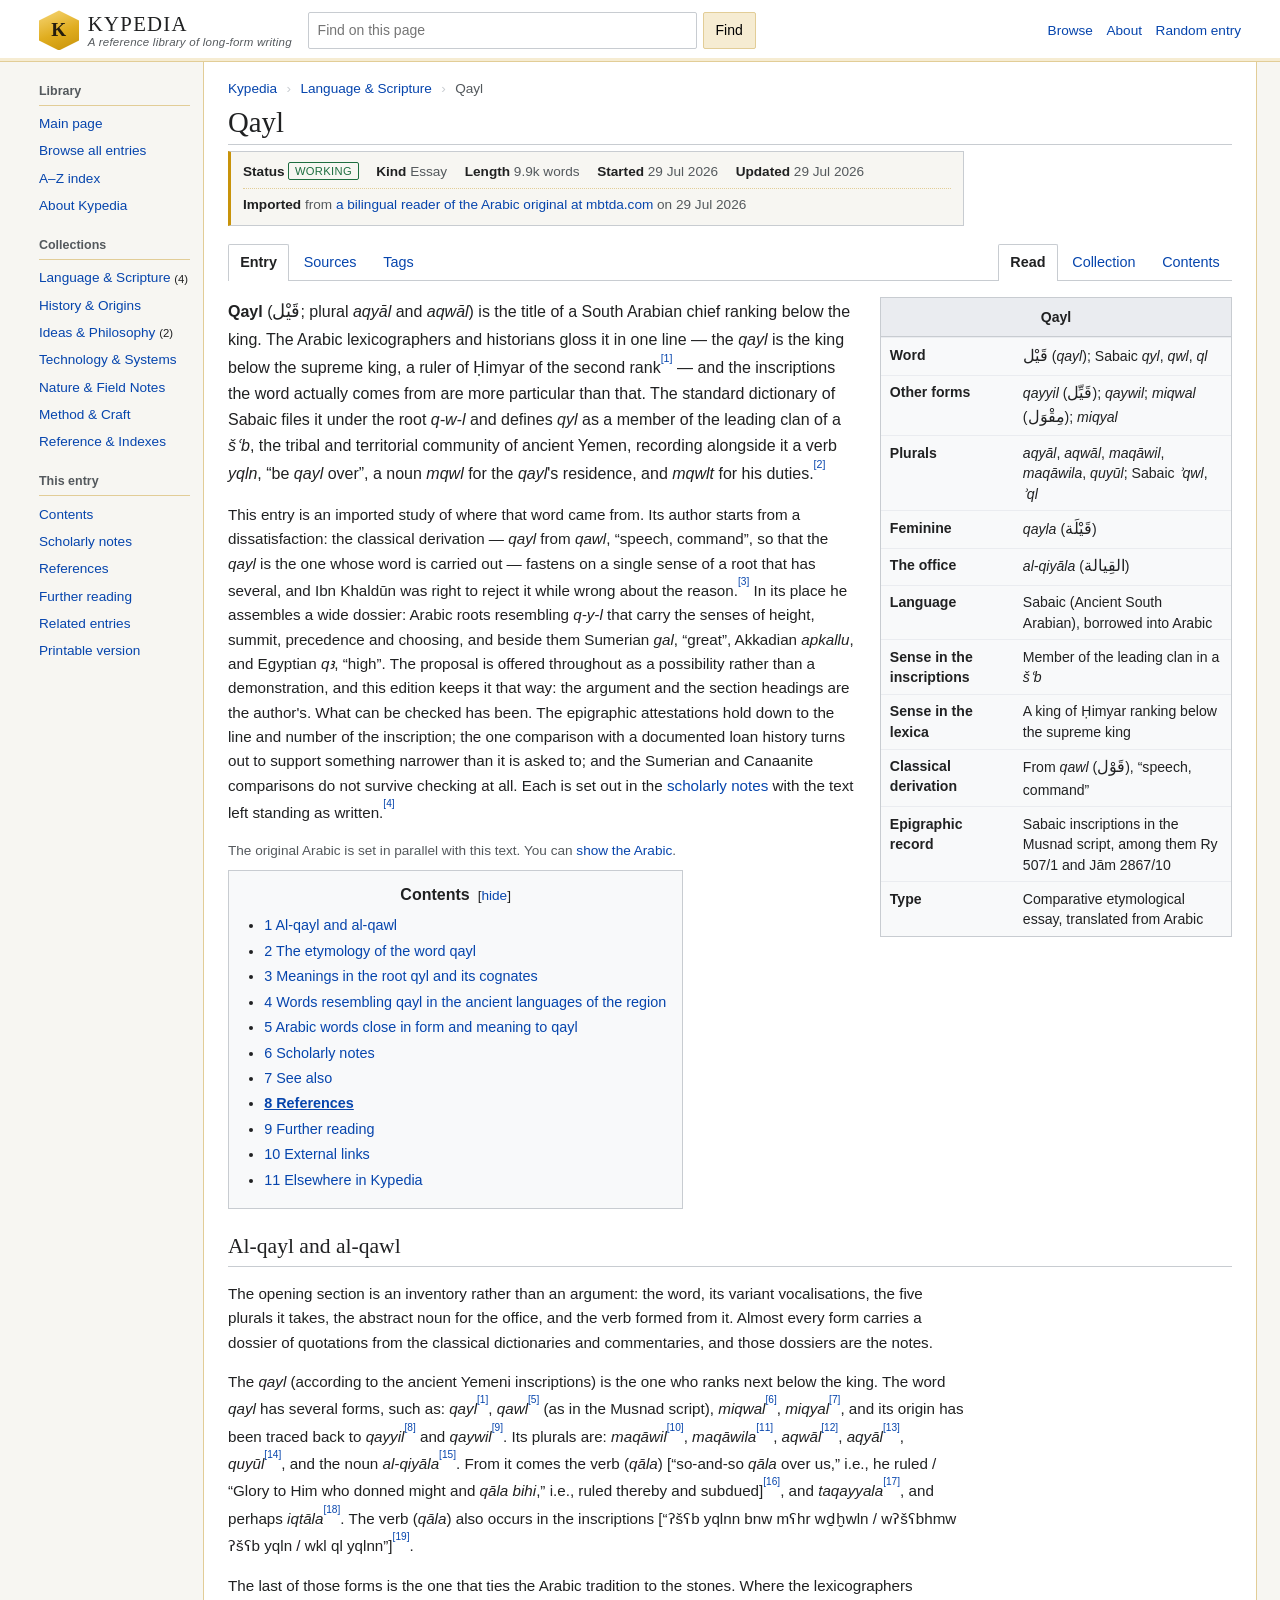
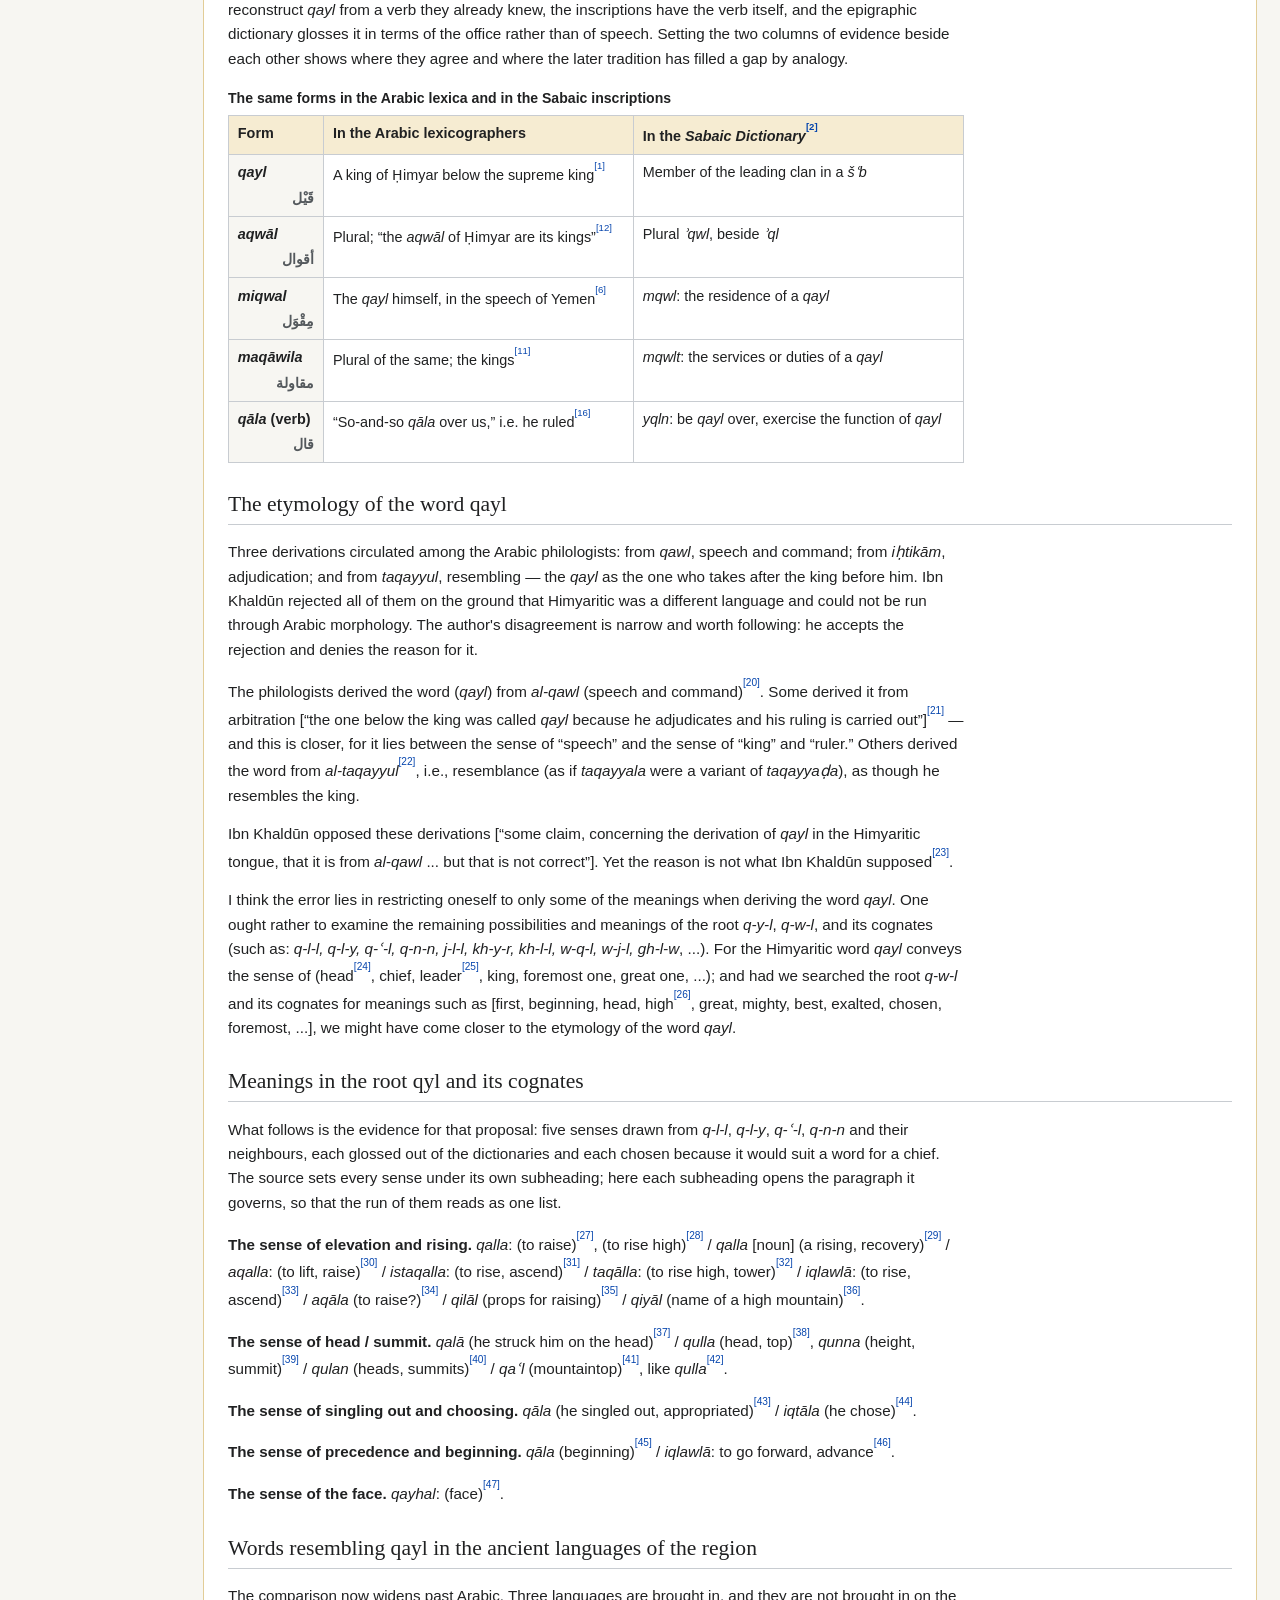
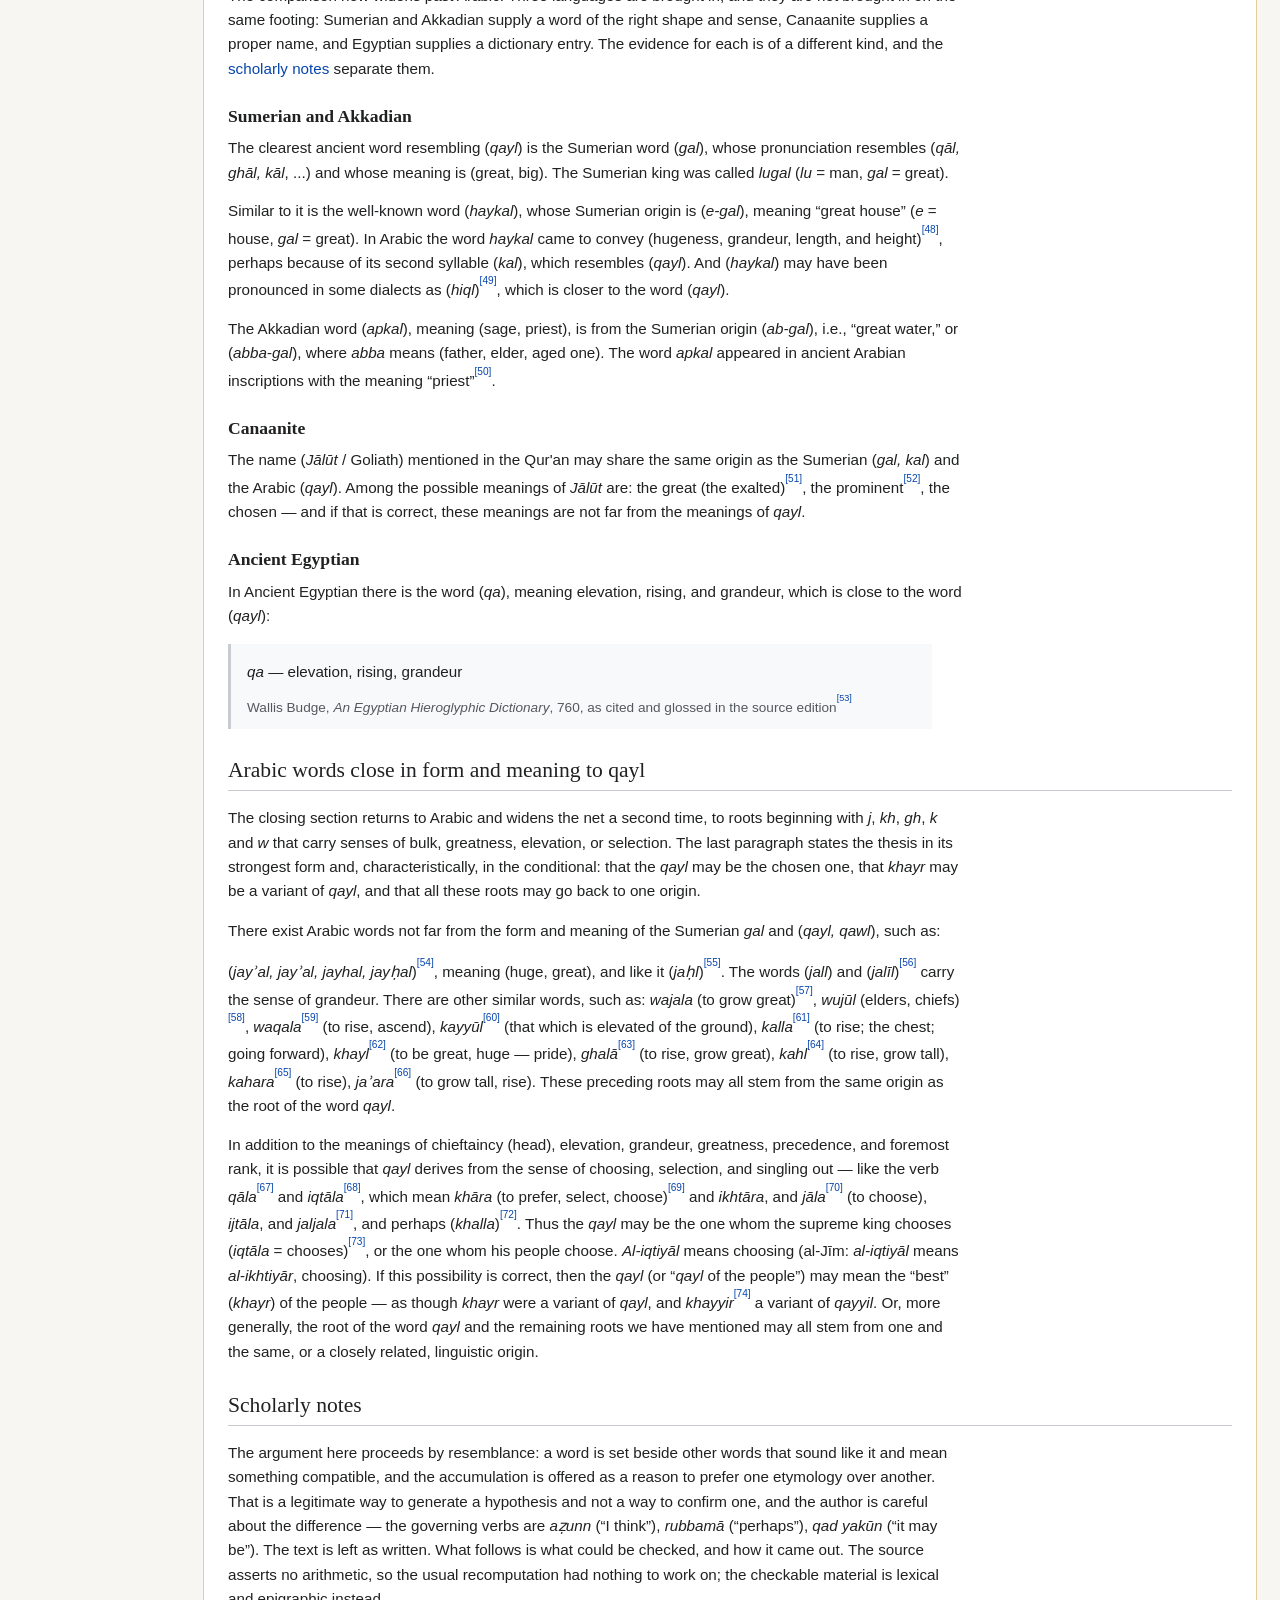
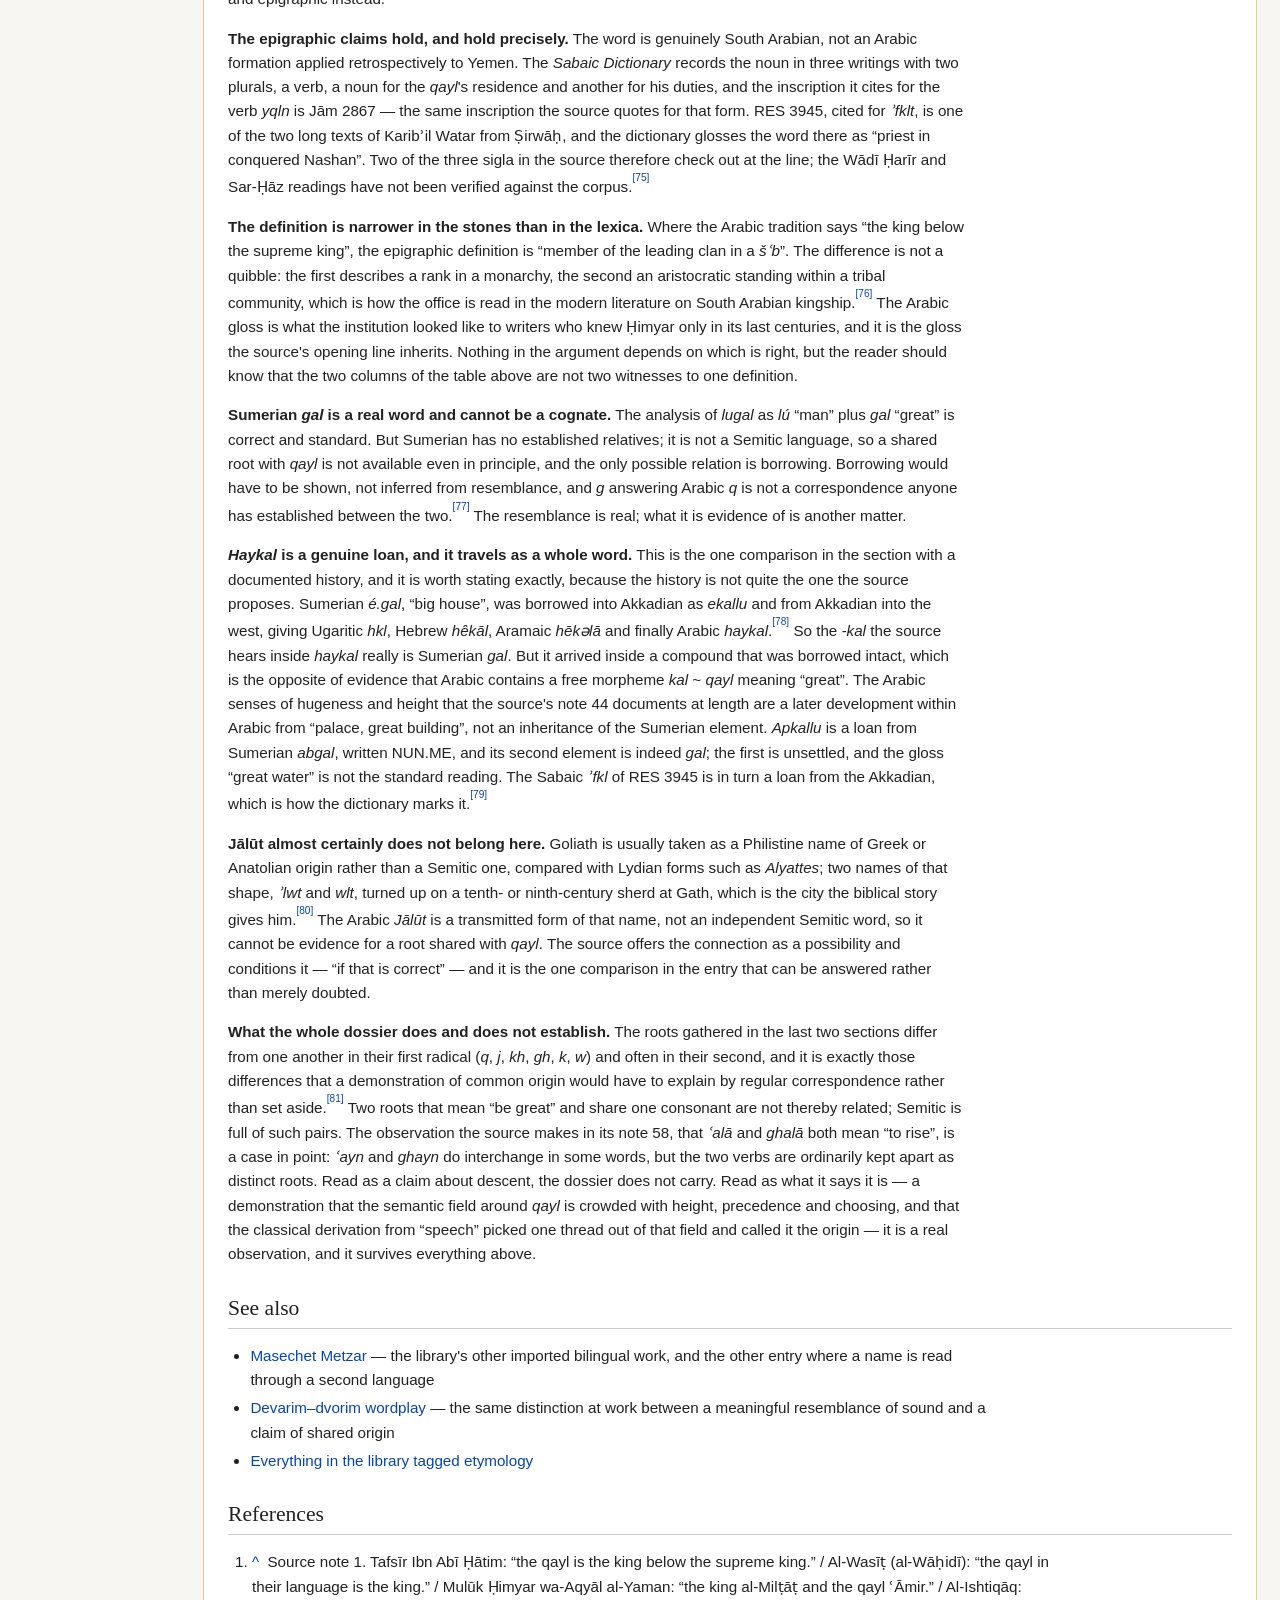
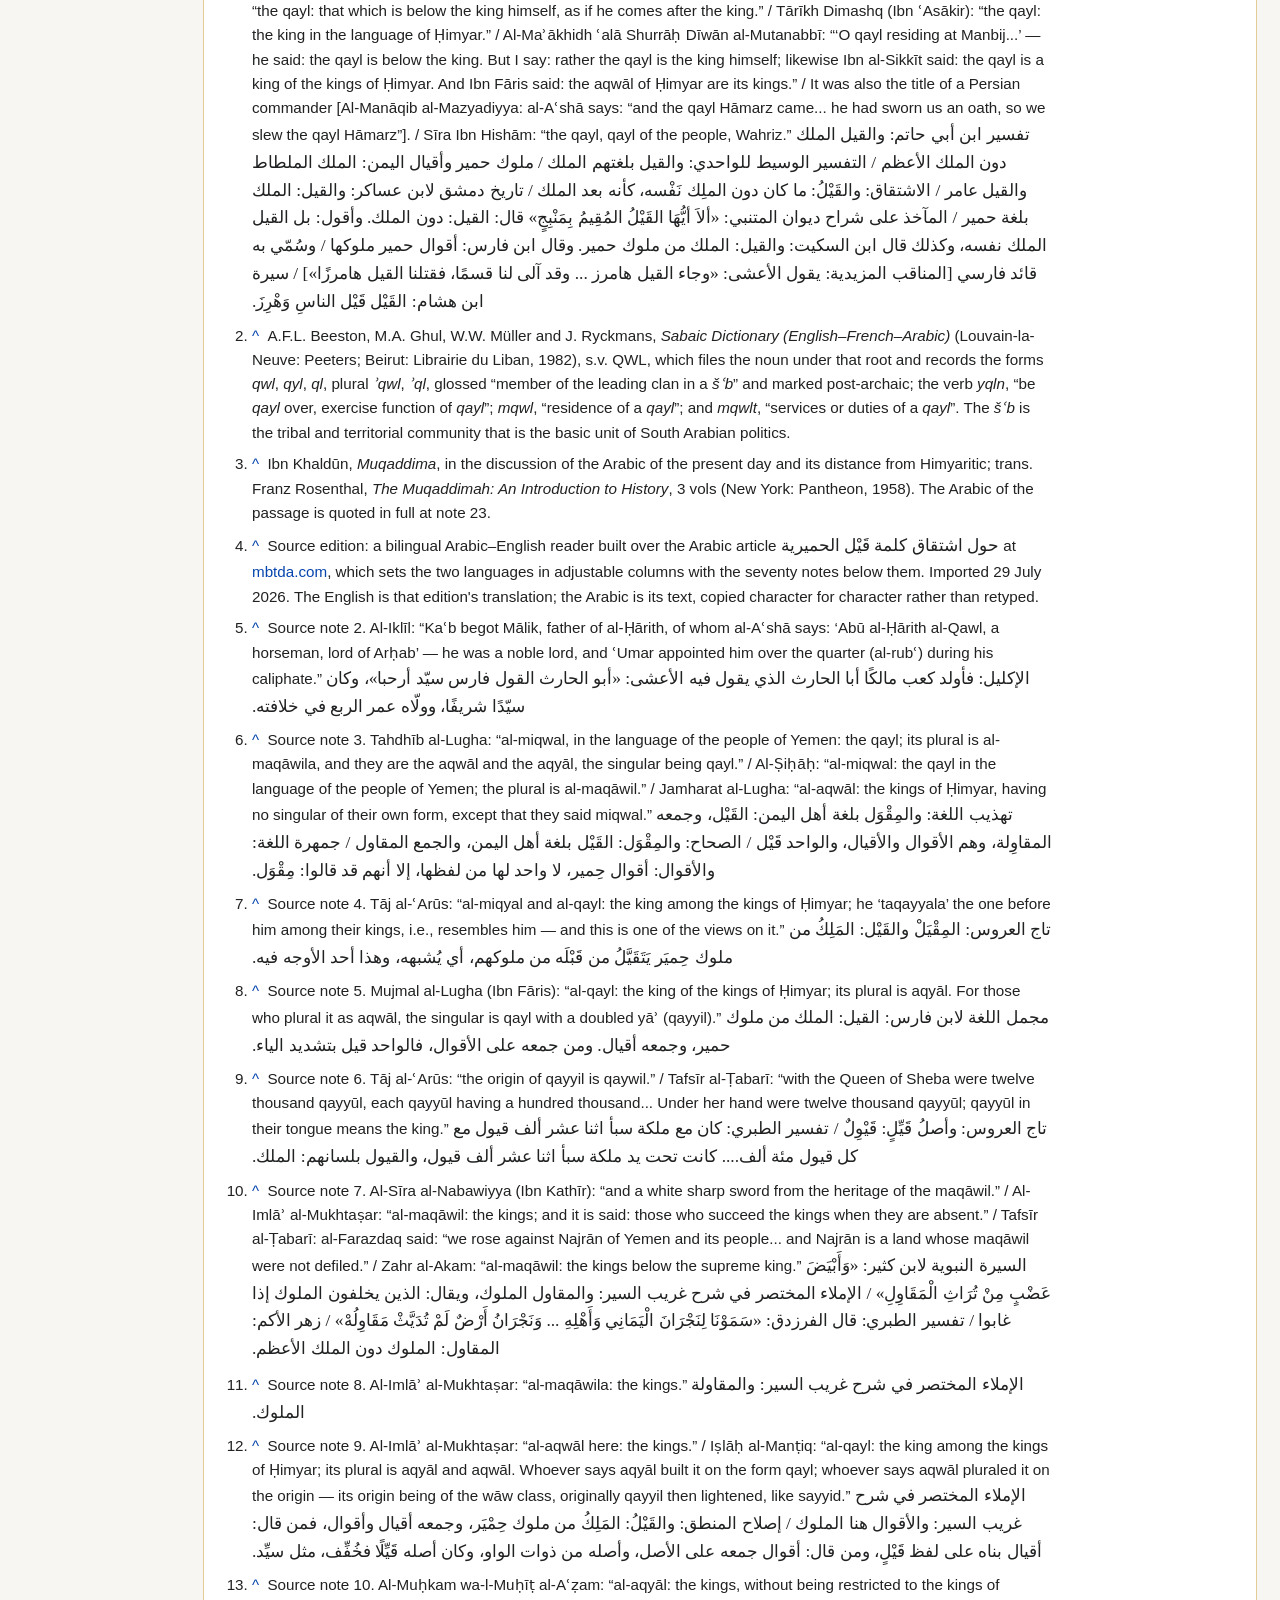
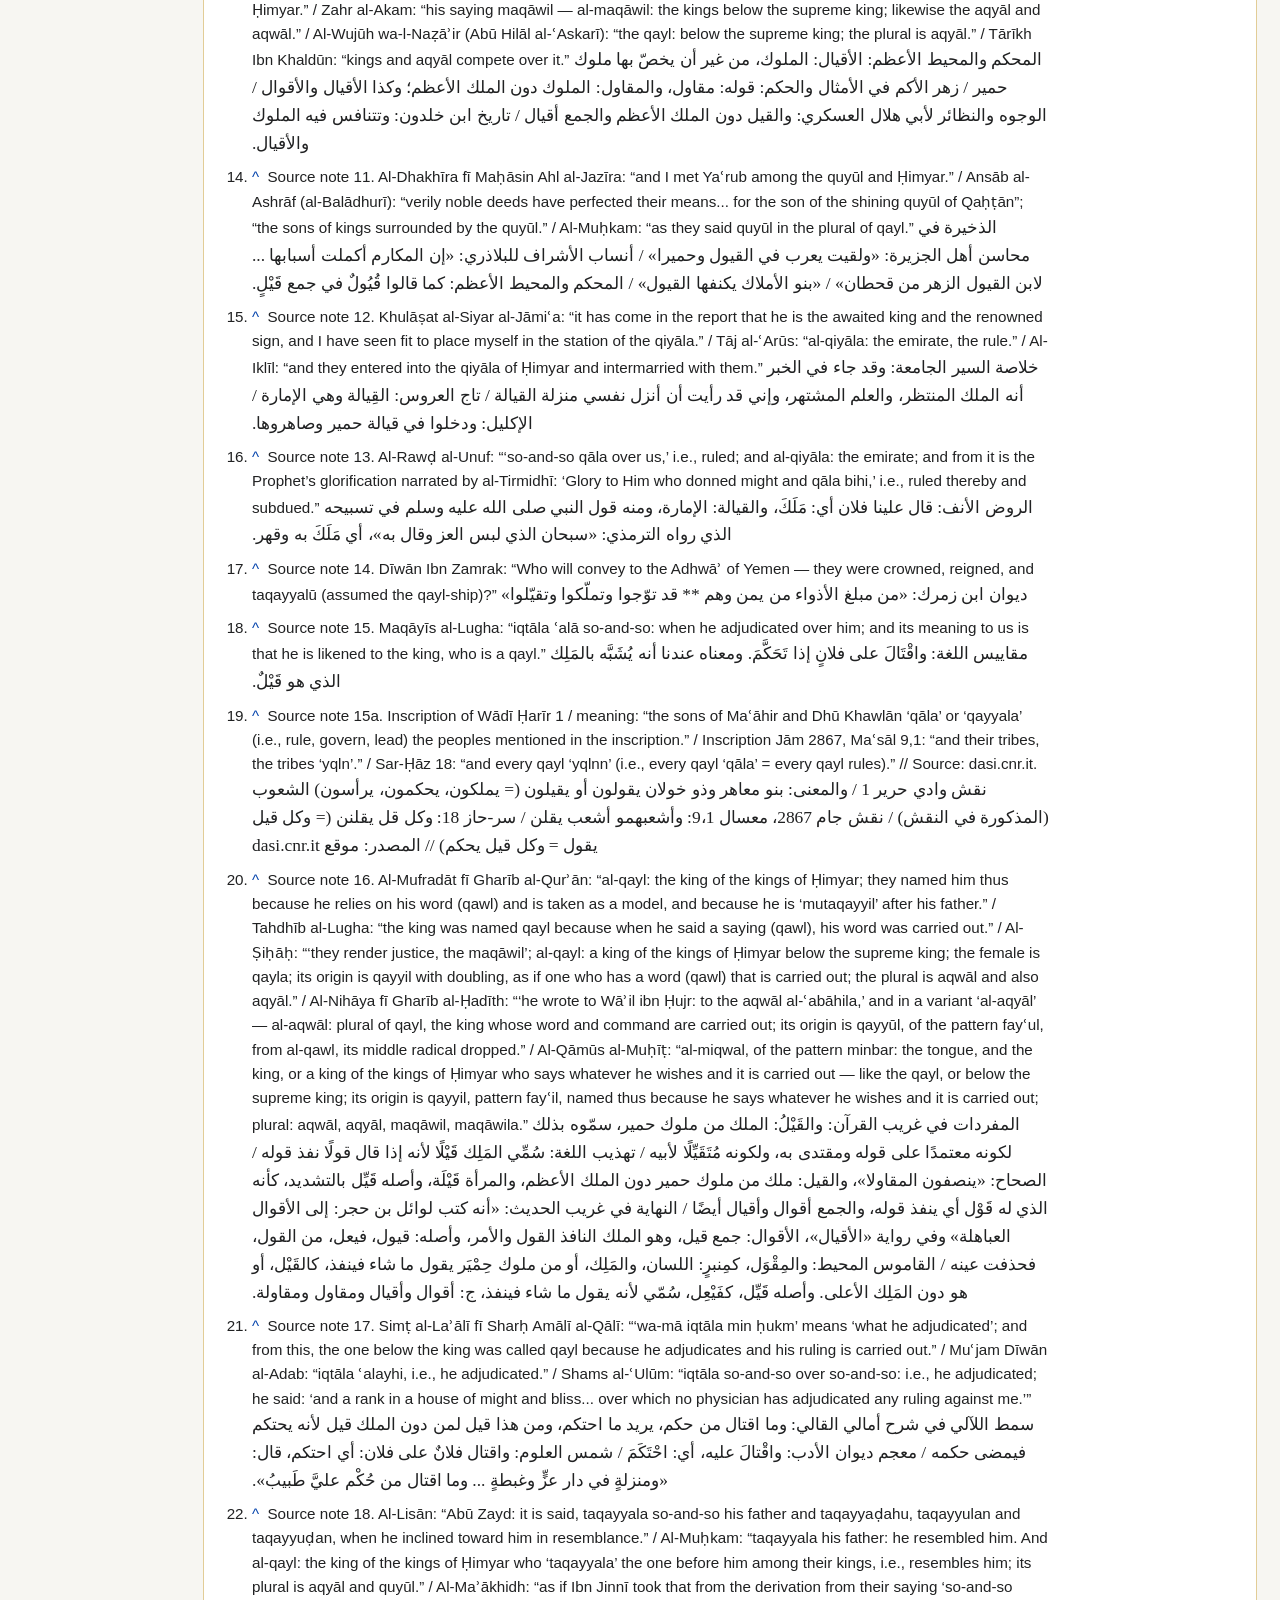
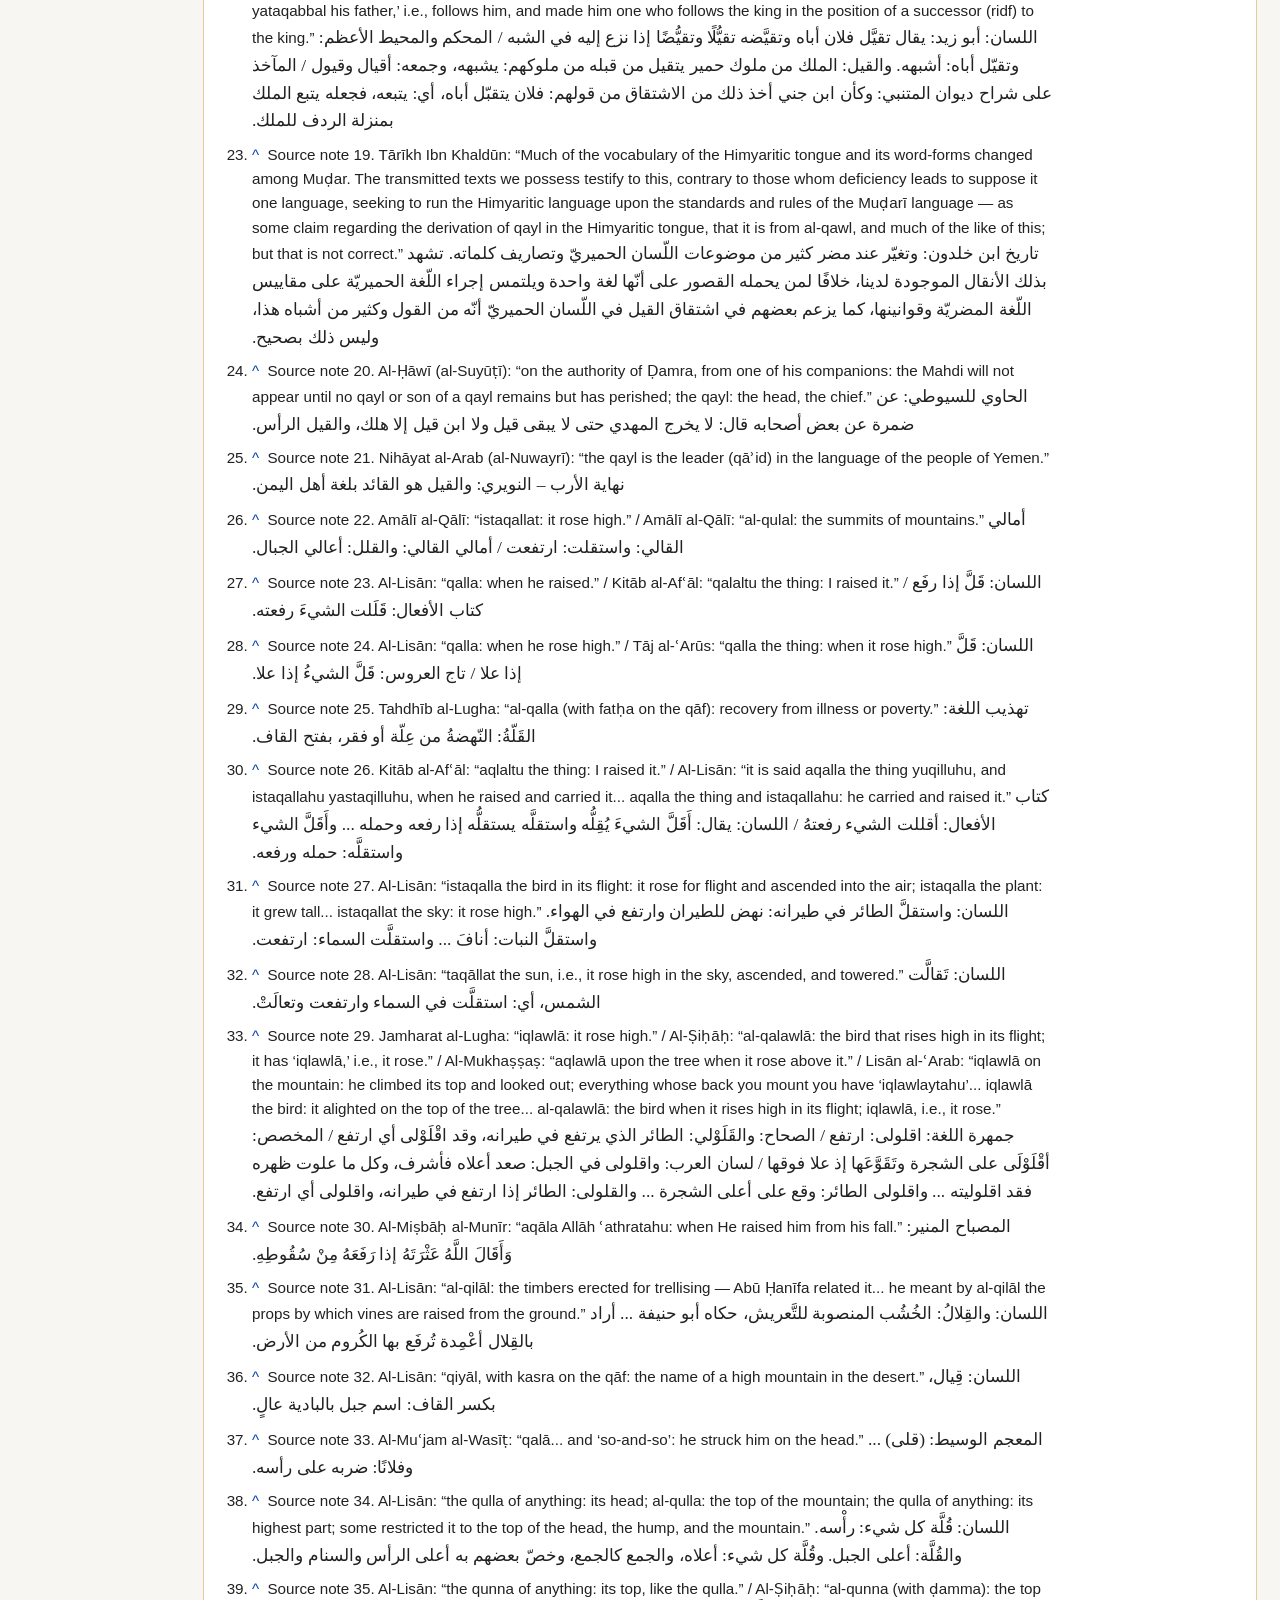
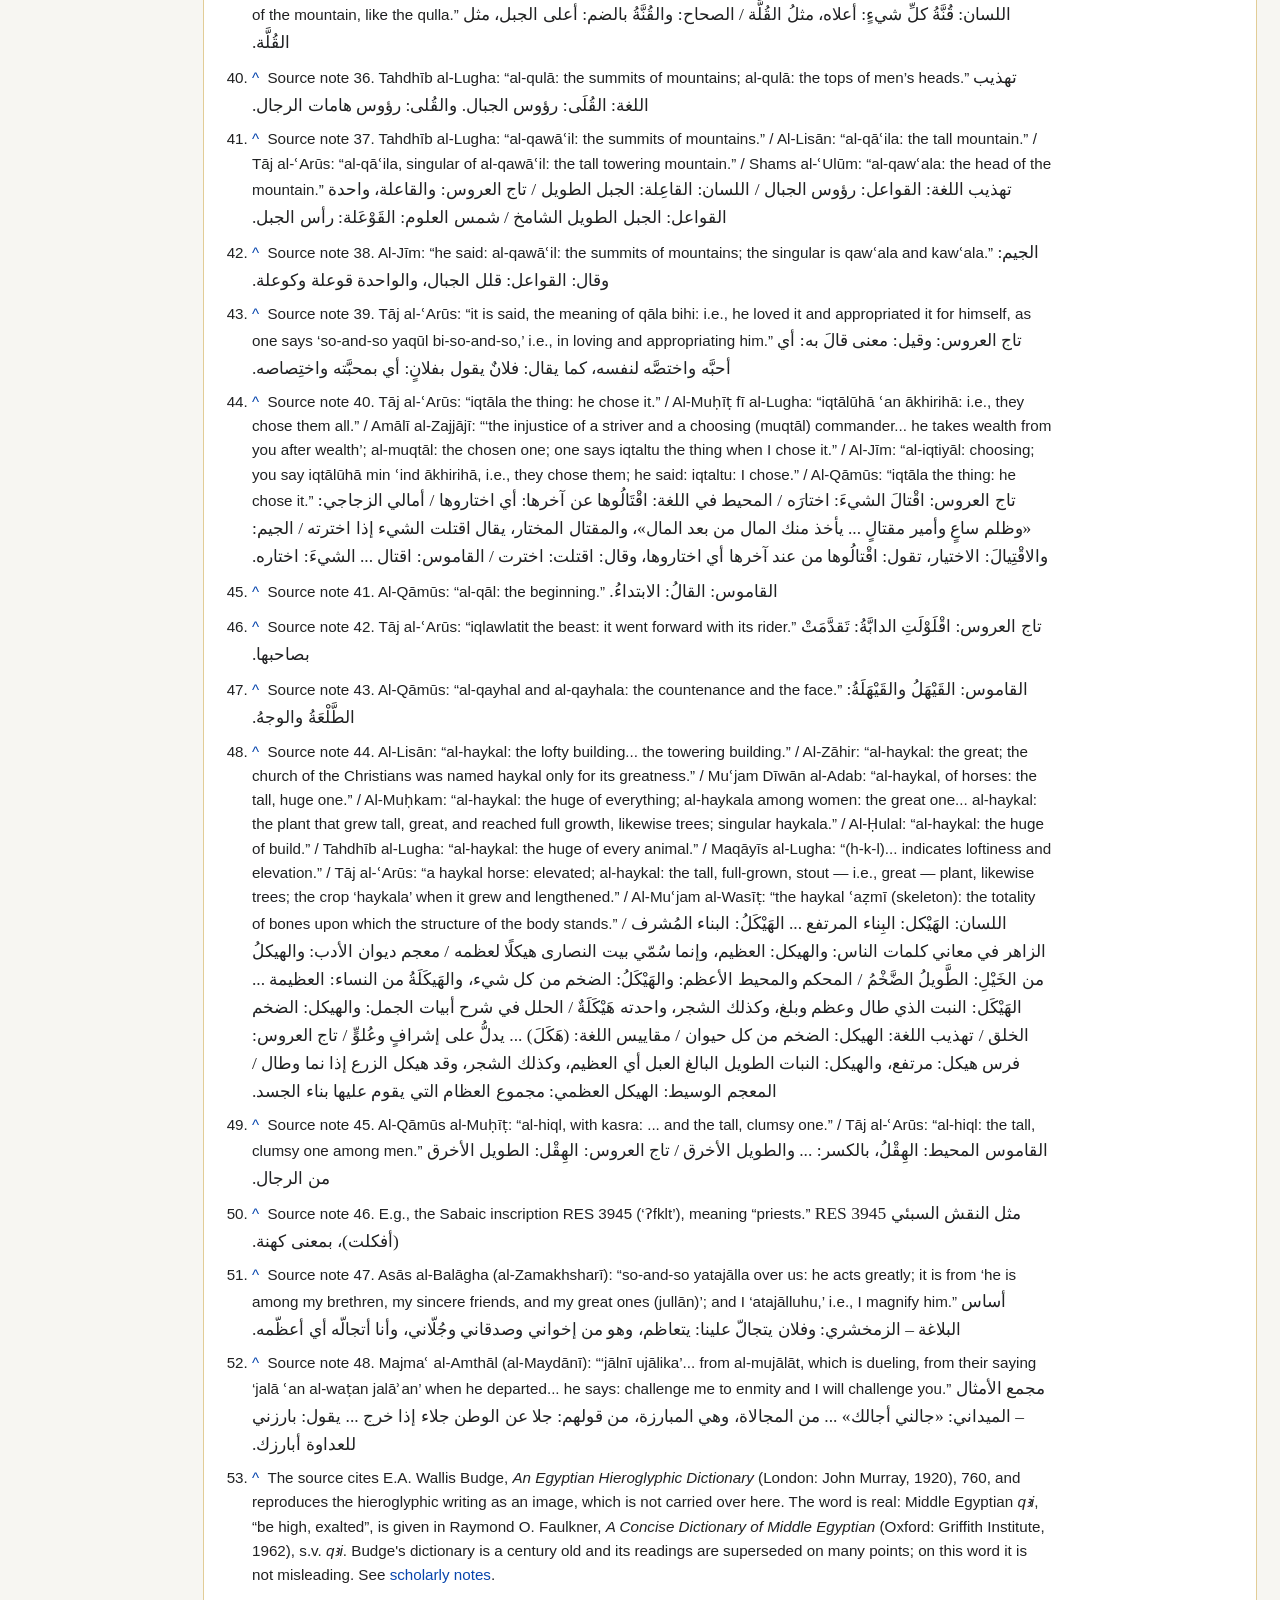
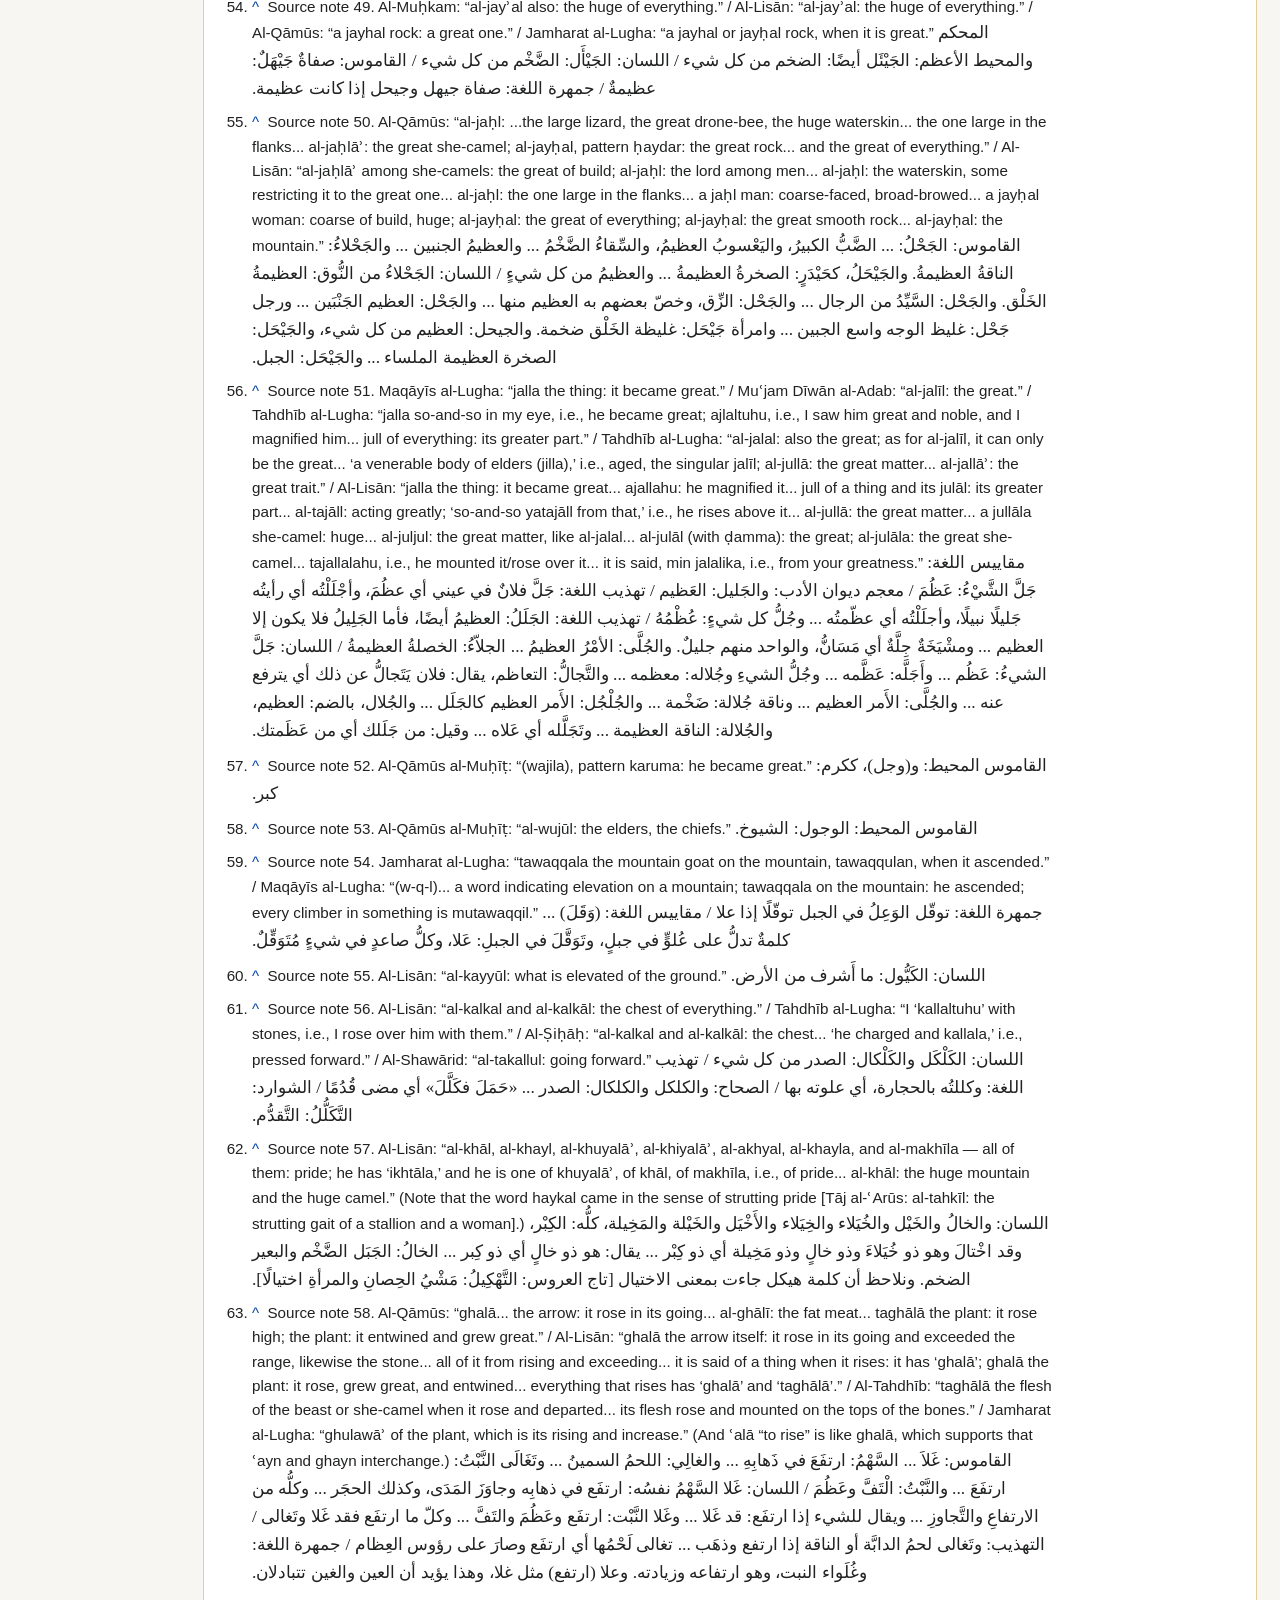
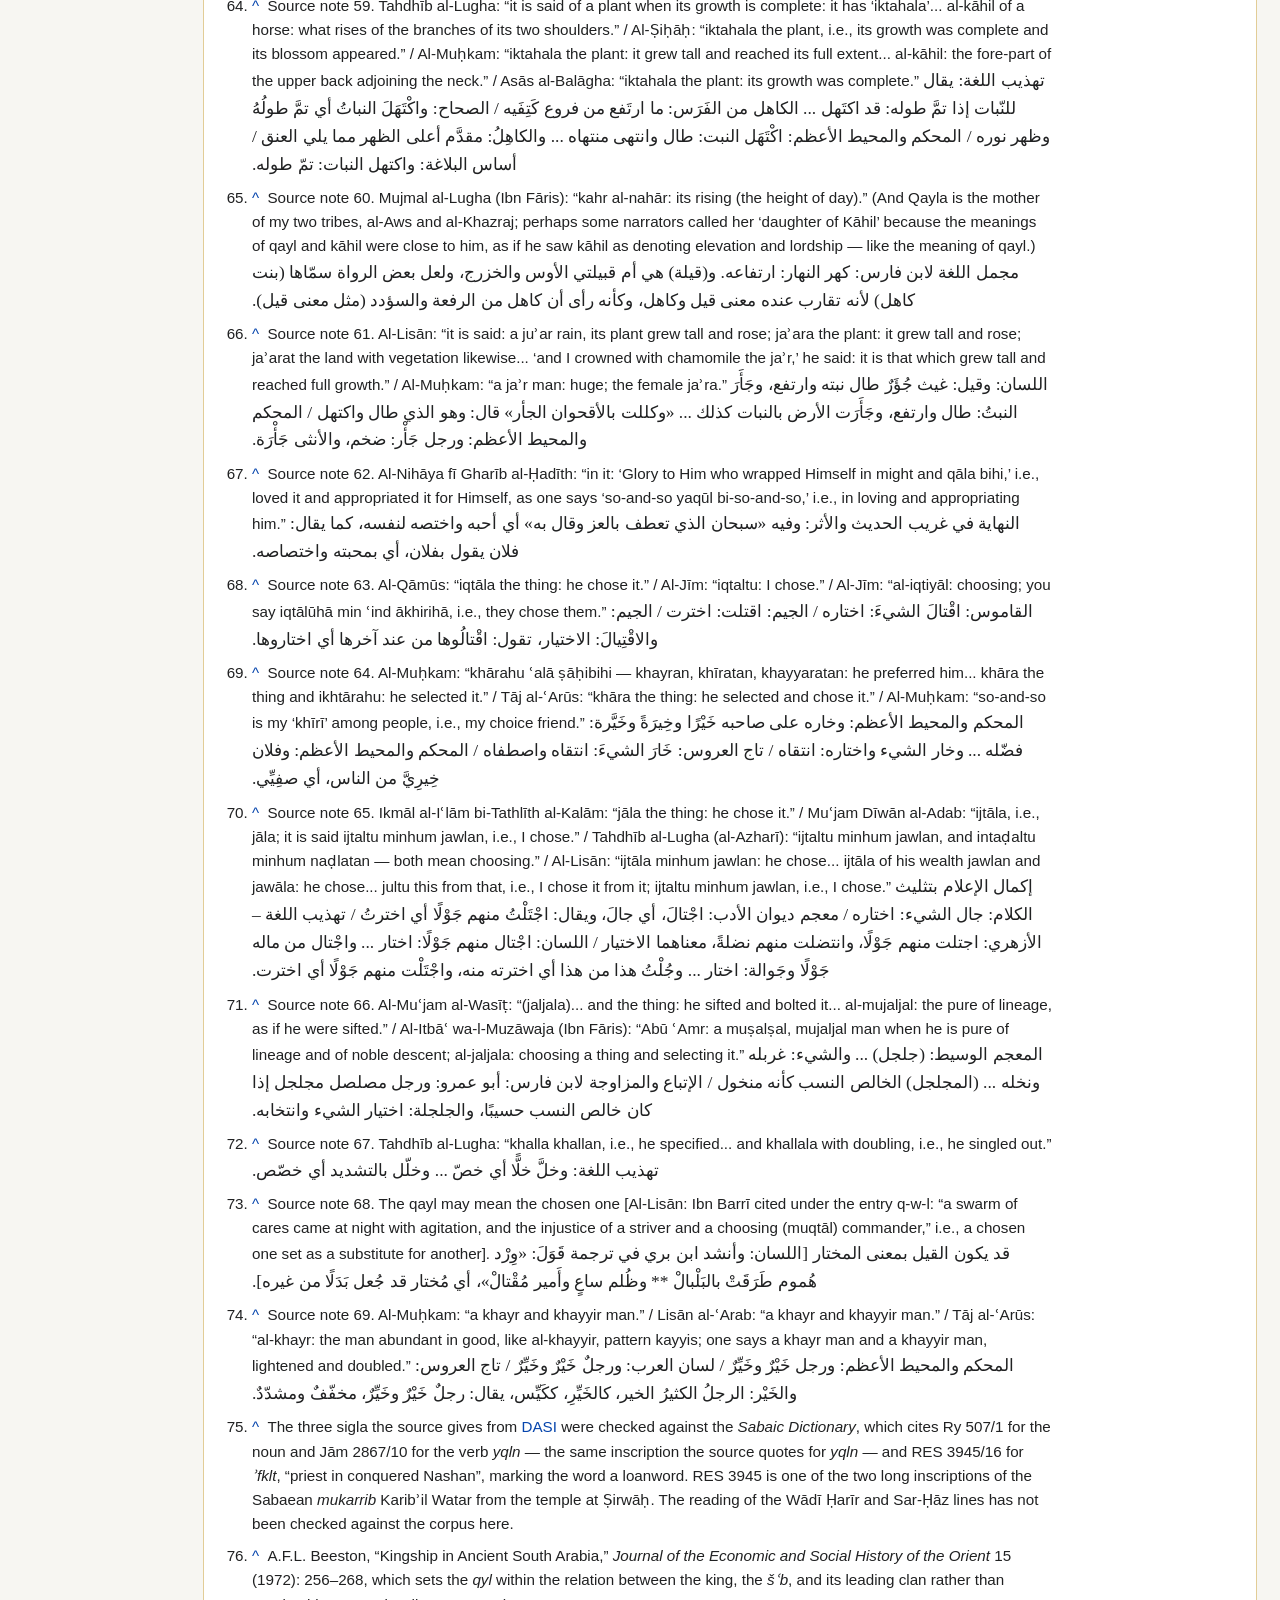
<file: articles/qayl.html>
<!DOCTYPE html>
<html lang="en" data-kp-root="../">
  <head>
    <meta charset="UTF-8" />
    <meta name="viewport" content="width=device-width, initial-scale=1.0" />
    <title>Qayl — Kypedia</title>
    <meta
      name="description"
      content="Qayl, the South Arabian title for a chief below the king: its forms and plurals, the classical derivation from qawl, Ibn Khaldun's objection, and a comparative proposal read against the Sabaic evidence."
    />

    <!-- Kypedia entry metadata. Must match this entry's record in library.js. -->
    <meta name="kypedia:slug" content="qayl" />
    <meta name="kypedia:title" content="Qayl" />
    <meta name="kypedia:collection" content="language" />
    <meta name="kypedia:kind" content="essay" />
    <meta name="kypedia:status" content="working" />
    <meta name="kypedia:created" content="2026-07-29" />
    <meta name="kypedia:updated" content="2026-07-29" />
    <meta
      name="kypedia:tags"
      content="etymology, arabic-language, semitic-languages, sumerian, kingship, translation, arabic-lexicons, south-arabian-inscriptions, ibn-khaldun, yemen, mesopotamia, antiquity, philology, lexicography, close-reading"
    />

    <link rel="stylesheet" href="../styles.css" />
    <link rel="stylesheet" href="../kypedia.css" />
  </head>
  <body>
    <a class="skip-link" href="#content">Jump to content</a>

    <header class="mw-header" role="banner">
      <div class="mw-header-inner">
        <a class="mw-logo" href="../index.html" aria-label="Kypedia main page">
          <span class="mw-logo-mark" aria-hidden="true">K</span>
          <span class="mw-logo-text">
            <span class="mw-logo-wordmark">KYPEDIA</span>
            <span class="mw-logo-tagline" data-kp-render="site-tagline"></span>
          </span>
        </a>
        <form class="mw-search" role="search" action="#" method="get">
          <label class="visually-hidden" for="searchInput">Find on this page</label>
          <input
            id="searchInput"
            type="search"
            name="search"
            placeholder="Find on this page"
            autocomplete="off"
          />
          <button type="submit">Find</button>
          <p class="k-search-fallback" id="searchFallback" hidden></p>
        </form>
        <nav class="mw-user-links" aria-label="Library tools">
          <a href="../browse.html">Browse</a>
          <a href="../about.html">About</a>
          <a id="randomEntry" href="../browse.html">Random entry</a>
        </nav>
      </div>
    </header>

    <div class="mw-page">
      <aside class="mw-sidebar" aria-label="Main menu">
        <nav>
          <h2 class="sidebar-heading">Library</h2>
          <ul class="sidebar-nav">
            <li><a href="../index.html">Main page</a></li>
            <li><a href="../browse.html">Browse all entries</a></li>
            <li><a href="../browse.html?group=letter">A–Z index</a></li>
            <li><a href="../about.html">About Kypedia</a></li>
          </ul>

          <h2 class="sidebar-heading">Collections</h2>
          <ul class="sidebar-nav" data-kp-render="nav-collections"></ul>

          <h2 class="sidebar-heading">This entry</h2>
          <ul class="sidebar-nav">
            <li><a href="#toc">Contents</a></li>
            <li><a href="#Scholarly_notes">Scholarly notes</a></li>
            <li><a href="#References">References</a></li>
            <li><a href="#Further_reading">Further reading</a></li>
            <li><a href="#Elsewhere_in_Kypedia">Related entries</a></li>
            <li><a id="printLink" href="#">Printable version</a></li>
          </ul>
        </nav>
      </aside>

      <main id="content" class="mw-content" role="main">
        <div class="k-breadcrumb">
          <a href="../index.html">Kypedia</a>
          <span class="k-sep">›</span>
          <a href="../browse.html?collection=language">Language &amp; Scripture</a>
          <span class="k-sep">›</span> Qayl
        </div>

        <h1 id="firstHeading" class="firstHeading">Qayl</h1>

        <div class="mw-body-content">
          <div class="k-article-meta" data-kp-render="article-meta"></div>

          <div class="mw-article-toolbar" role="navigation" aria-label="Entry views">
            <div class="vector-menu-tabs">
              <a class="selected" href="#content">Entry</a>
              <a href="#References">Sources</a>
              <a href="#Categories">Tags</a>
            </div>
            <div class="vector-menu-views">
              <a class="selected" href="#content">Read</a>
              <a href="../browse.html?collection=language">Collection</a>
              <a href="#toc">Contents</a>
            </div>
          </div>

          <aside class="infobox">
            <div class="infobox-title">Qayl</div>
            <table>
              <tbody>
                <tr>
                  <th>Word</th>
                  <td>
                    <span class="ar" dir="rtl" lang="ar">قَيْل</span>
                    <span class="nowrap">(<i>qayl</i>)</span>; Sabaic
                    <i>qyl</i>, <i>qwl</i>, <i>ql</i>
                  </td>
                </tr>
                <tr>
                  <th>Other forms</th>
                  <td>
                    <i>qayyil</i>
                    <span class="nowrap">(<span class="ar" dir="rtl" lang="ar">قَيِّل</span>)</span>;
                    <i>qaywil</i>; <i>miqwal</i>
                    <span class="nowrap">(<span class="ar" dir="rtl" lang="ar">مِقْوَل</span>)</span>;
                    <i>miqyal</i>
                  </td>
                </tr>
                <tr>
                  <th>Plurals</th>
                  <td>
                    <i>aqyāl</i>, <i>aqwāl</i>, <i>maqāwil</i>,
                    <i>maqāwila</i>, <i>quyūl</i>; Sabaic <i>ʾqwl</i>,
                    <i>ʾql</i>
                  </td>
                </tr>
                <tr>
                  <th>Feminine</th>
                  <td>
                    <i>qayla</i>
                    <span class="nowrap">(<span class="ar" dir="rtl" lang="ar">قَيْلَة</span>)</span>
                  </td>
                </tr>
                <tr>
                  <th>The office</th>
                  <td>
                    <i>al-qiyāla</i>
                    <span class="nowrap">(<span class="ar" dir="rtl" lang="ar">القِيالة</span>)</span>
                  </td>
                </tr>
                <tr>
                  <th>Language</th>
                  <td>Sabaic (Ancient South Arabian), borrowed into Arabic</td>
                </tr>
                <tr>
                  <th>Sense in the inscriptions</th>
                  <td>Member of the leading clan in a <i>šʿb</i></td>
                </tr>
                <tr>
                  <th>Sense in the lexica</th>
                  <td>A king of Ḥimyar ranking below the supreme king</td>
                </tr>
                <tr>
                  <th>Classical derivation</th>
                  <td>
                    From <i>qawl</i>
                    <span class="nowrap">(<span class="ar" dir="rtl" lang="ar">قَوْل</span>)</span>,
                    “speech, command”
                  </td>
                </tr>
                <tr>
                  <th>Epigraphic record</th>
                  <td>
                    Sabaic inscriptions in the Musnad script, among them
                    Ry 507/1 and Jām 2867/10
                  </td>
                </tr>
                <tr>
                  <th>Type</th>
                  <td>Comparative etymological essay, translated from Arabic</td>
                </tr>
              </tbody>
            </table>
          </aside>

          <p class="lead">
            <b>Qayl</b>
            (<span class="ar" dir="rtl" lang="ar">قَيْل</span>; plural
            <i>aqyāl</i> and <i>aqwāl</i>) is the title of a South Arabian
            chief ranking below the king. The Arabic lexicographers and
            historians gloss it in one line — the <i>qayl</i> is the king below
            the supreme king, a ruler of Ḥimyar of the second
            rank<sup id="cite_ref-1" class="reference"><a href="#cite_note-1">[1]</a></sup> — and the inscriptions the word actually comes
            from are more particular than that. The standard dictionary of
            Sabaic files it under the root <i>q-w-l</i> and defines <i>qyl</i>
            as a member of the leading clan of a <i>šʿb</i>, the tribal and
            territorial community of ancient Yemen, recording alongside it a
            verb <i>yqln</i>, “be <i>qayl</i> over”, a noun <i>mqwl</i> for the
            <i>qayl</i>'s residence, and <i>mqwlt</i> for his
            duties.<sup id="cite_ref-2" class="reference"><a href="#cite_note-2">[2]</a></sup>
          </p>
          <p>
            This entry is an imported study of where that word came from. Its
            author starts from a dissatisfaction: the classical derivation —
            <i>qayl</i> from <i>qawl</i>, “speech, command”, so that the
            <i>qayl</i> is the one whose word is carried out — fastens on a
            single sense of a root that has several, and Ibn Khaldūn was right
            to reject it while wrong about the reason.<sup id="cite_ref-3" class="reference"><a href="#cite_note-3">[3]</a></sup>
            In its place he assembles a wide dossier: Arabic roots resembling
            <i>q-y-l</i> that carry the senses of height, summit, precedence
            and choosing, and beside them Sumerian <i>gal</i>, “great”,
            Akkadian <i>apkallu</i>, and Egyptian <i>qꜣ</i>, “high”. The
            proposal is offered throughout as a possibility rather than a
            demonstration, and this edition keeps it that way: the argument and
            the section headings are the author's. What can be checked has
            been. The epigraphic attestations hold down to the line and number
            of the inscription; the one comparison with a documented loan
            history turns out to support something narrower than it is asked
            to; and the Sumerian and Canaanite comparisons do not survive
            checking at all. Each is set out in the
            <a href="#Scholarly_notes">scholarly notes</a> with the text left
            standing as written.<sup id="cite_ref-4" class="reference"><a href="#cite_note-4">[4]</a></sup>
          </p>

          <p class="k-parallel-control" id="parallelControl" data-kp-original="Arabic"></p>

          <div id="toc" class="toc" role="navigation" aria-labelledby="toctitle">
            <div class="toctitle">
              <h2 id="toctitle">Contents</h2>
              <span class="toc-toggle">
                [<a href="#" id="toggleToc" aria-controls="toc-list" aria-expanded="true">hide</a>]
              </span>
            </div>
            <ul id="toc-list"></ul>
          </div>

          <section id="Al_qayl_and_al_qawl">
            <h2><span class="mw-headline">Al-qayl and al-qawl</span></h2>
            <p>
              The opening section is an inventory rather than an argument: the
              word, its variant vocalisations, the five plurals it takes, the
              abstract noun for the office, and the verb formed from it. Almost
              every form carries a dossier of quotations from the classical
              dictionaries and commentaries, and those dossiers are the notes.
            </p>
          <div class="k-parallel is-en-only">
            <div class="k-parallel-row">
              <div class="k-parallel-en">The <i>qayl</i> (according to the ancient Yemeni inscriptions) is the one who ranks next below the king. The word <i>qayl</i> has several forms, such as: <i>qayl</i><sup class="reference"><a href="#cite_note-1">[1]</a></sup>, <i>qawl</i><sup id="cite_ref-5" class="reference"><a href="#cite_note-5">[5]</a></sup> (as in the Musnad script), <i>miqwal</i><sup id="cite_ref-6" class="reference"><a href="#cite_note-6">[6]</a></sup>, <i>miqyal</i><sup id="cite_ref-7" class="reference"><a href="#cite_note-7">[7]</a></sup>, and its origin has been traced back to <i>qayyil</i><sup id="cite_ref-8" class="reference"><a href="#cite_note-8">[8]</a></sup> and <i>qaywil</i><sup id="cite_ref-9" class="reference"><a href="#cite_note-9">[9]</a></sup>. Its plurals are: <i>maqāwil</i><sup id="cite_ref-10" class="reference"><a href="#cite_note-10">[10]</a></sup>, <i>maqāwila</i><sup id="cite_ref-11" class="reference"><a href="#cite_note-11">[11]</a></sup>, <i>aqwāl</i><sup id="cite_ref-12" class="reference"><a href="#cite_note-12">[12]</a></sup>, <i>aqyāl</i><sup id="cite_ref-13" class="reference"><a href="#cite_note-13">[13]</a></sup>, <i>quyūl</i><sup id="cite_ref-14" class="reference"><a href="#cite_note-14">[14]</a></sup>, and the noun <i>al-qiyāla</i><sup id="cite_ref-15" class="reference"><a href="#cite_note-15">[15]</a></sup>. From it comes the verb (<i>qāla</i>) [“so-and-so <i>qāla</i> over us,” i.e., he ruled / “Glory to Him who donned might and <i>qāla bihi</i>,” i.e., ruled thereby and subdued]<sup id="cite_ref-16" class="reference"><a href="#cite_note-16">[16]</a></sup>, and <i>taqayyala</i><sup id="cite_ref-17" class="reference"><a href="#cite_note-17">[17]</a></sup>, and perhaps <i>iqtāla</i><sup id="cite_ref-18" class="reference"><a href="#cite_note-18">[18]</a></sup>. The verb (<i>qāla</i>) also occurs in the inscriptions [“ʔšʕb yqlnn bnw mʕhr wḏḫwln / wʔšʕbhmw ʔšʕb yqln / wkl ql yqlnn”]<sup id="cite_ref-19" class="reference"><a href="#cite_note-19">[19]</a></sup>.</div>
              <div class="k-parallel-ar" dir="rtl" lang="ar">القيل (حسب النقوش اليمنية القديمة) هو الذي بعد الملك. وكلمة قيل لها صيغ مثل: قيل، قَول (كما بالمساند)، مِقْوَل، مِقْيَل، وأُرْجِعَ الأصل إلى قيّل وقَيْوِل. وجمع الكلمة: مقاول، مقاولة، أقوال، أقيال، قيول، والاسم القيالة. وجاء منه الفعل (قال) [قال علينا فلان أي: مَلَكَ / سبحان الذي لبس العز وقال به، أي مَلَكَ به وقهر]، وتقيّل، وربما اقتال. وجاء الفعل (قال) بالنقوش [أشعب يقلنن بنو معهر وذخولن / وأشعبهمو أشعب يقلن / وكل قل يقلنن].</div>
            </div>
          </div>
            <p>
              The last of those forms is the one that ties the Arabic tradition
              to the stones. Where the lexicographers reconstruct
              <i>qayl</i> from a verb they already knew, the inscriptions have
              the verb itself, and the epigraphic dictionary glosses it in terms
              of the office rather than of speech. Setting the two columns of
              evidence beside each other shows where they agree and where the
              later tradition has filled a gap by analogy.
            </p>
            <table class="k-table">
              <caption>The same forms in the Arabic lexica and in the Sabaic inscriptions</caption>
              <thead>
                <tr>
                  <th scope="col">Form</th>
                  <th scope="col">In the Arabic lexicographers</th>
                  <th scope="col">In the <cite>Sabaic Dictionary</cite><sup class="reference"><a href="#cite_note-2">[2]</a></sup></th>
                </tr>
              </thead>
              <tbody>
                <tr>
                  <th scope="row">
                    <i>qayl</i>
                    <span class="k-cell-ar" dir="rtl" lang="ar">قَيْل</span>
                  </th>
                  <td>A king of Ḥimyar below the supreme king<sup class="reference"><a href="#cite_note-1">[1]</a></sup></td>
                  <td>Member of the leading clan in a <i>šʿb</i></td>
                </tr>
                <tr>
                  <th scope="row">
                    <i>aqwāl</i>
                    <span class="k-cell-ar" dir="rtl" lang="ar">أقوال</span>
                  </th>
                  <td>Plural; “the <i>aqwāl</i> of Ḥimyar are its kings”<sup class="reference"><a href="#cite_note-12">[12]</a></sup></td>
                  <td>Plural <i>ʾqwl</i>, beside <i>ʾql</i></td>
                </tr>
                <tr>
                  <th scope="row">
                    <i>miqwal</i>
                    <span class="k-cell-ar" dir="rtl" lang="ar">مِقْوَل</span>
                  </th>
                  <td>The <i>qayl</i> himself, in the speech of Yemen<sup class="reference"><a href="#cite_note-6">[6]</a></sup></td>
                  <td><i>mqwl</i>: the residence of a <i>qayl</i></td>
                </tr>
                <tr>
                  <th scope="row">
                    <i>maqāwila</i>
                    <span class="k-cell-ar" dir="rtl" lang="ar">مقاولة</span>
                  </th>
                  <td>Plural of the same; the kings<sup class="reference"><a href="#cite_note-11">[11]</a></sup></td>
                  <td><i>mqwlt</i>: the services or duties of a <i>qayl</i></td>
                </tr>
                <tr>
                  <th scope="row">
                    <i>qāla</i> (verb)
                    <span class="k-cell-ar" dir="rtl" lang="ar">قال</span>
                  </th>
                  <td>“So-and-so <i>qāla</i> over us,” i.e. he ruled<sup class="reference"><a href="#cite_note-16">[16]</a></sup></td>
                  <td><i>yqln</i>: be <i>qayl</i> over, exercise the function of <i>qayl</i></td>
                </tr>
              </tbody>
            </table>
          </section>

          <section id="Etymology_of_the_word_qayl">
            <h2><span class="mw-headline">The etymology of the word qayl</span></h2>
            <p>
              Three derivations circulated among the Arabic philologists: from
              <i>qawl</i>, speech and command; from <i>iḥtikām</i>,
              adjudication; and from <i>taqayyul</i>, resembling — the
              <i>qayl</i> as the one who takes after the king before him. Ibn
              Khaldūn rejected all of them on the ground that Himyaritic was a
              different language and could not be run through Arabic
              morphology. The author's disagreement is narrow and worth
              following: he accepts the rejection and denies the reason for it.
            </p>
          <div class="k-parallel is-en-only">
            <div class="k-parallel-row">
              <div class="k-parallel-en">The philologists derived the word (<i>qayl</i>) from <i>al-qawl</i> (speech and command)<sup id="cite_ref-20" class="reference"><a href="#cite_note-20">[20]</a></sup>. Some derived it from arbitration [“the one below the king was called <i>qayl</i> because he adjudicates and his ruling is carried out”]<sup id="cite_ref-21" class="reference"><a href="#cite_note-21">[21]</a></sup> — and this is closer, for it lies between the sense of “speech” and the sense of “king” and “ruler.” Others derived the word from <i>al-taqayyul</i><sup id="cite_ref-22" class="reference"><a href="#cite_note-22">[22]</a></sup>, i.e., resemblance (as if <i>taqayyala</i> were a variant of <i>taqayyaḍa</i>), as though he resembles the king.</div>
              <div class="k-parallel-ar" dir="rtl" lang="ar">اشتق أهل اللغة كلمة (قَيْل) من القول (الكلام والأمر)، وبعضهم جعلها من الاحتكام [قيل لمن دون الملك قيل لأنه يحتكم فيمضى حكمه] وهذا أقرب، فهو بين معنى الكلام ومعنى الملك والحاكم، وبعضهم جعل الكلمة من التقيّل التشبّه (كأن تقيّل لغة في تقيّض)، كأنه يشبه الملك.</div>
            </div>
            <div class="k-parallel-row">
              <div class="k-parallel-en">Ibn Khaldūn opposed these derivations [“some claim, concerning the derivation of <i>qayl</i> in the Himyaritic tongue, that it is from <i>al-qawl</i> ... but that is not correct”]. Yet the reason is not what Ibn Khaldūn supposed<sup id="cite_ref-23" class="reference"><a href="#cite_note-23">[23]</a></sup>.</div>
              <div class="k-parallel-ar" dir="rtl" lang="ar">وعارض ابن خلدون هذه الاشتقاقات [يزعم بعضهم في اشتقاق القيل في اللّسان الحميريّ أنّه من القول ... وليس ذلك بصحيح]. وليس السبب ما ظنّ ابن خلدون.</div>
            </div>
            <div class="k-parallel-row">
              <div class="k-parallel-en">I think the error lies in restricting oneself to only some of the meanings when deriving the word <i>qayl</i>. One ought rather to examine the remaining possibilities and meanings of the root <i>q-y-l</i>, <i>q-w-l</i>, and its cognates (such as: <i>q-l-l, q-l-y, q-ʿ-l, q-n-n, j-l-l, kh-y-r, kh-l-l, w-q-l, w-j-l, gh-l-w</i>, ...). For the Himyaritic word <i>qayl</i> conveys the sense of (head<sup id="cite_ref-24" class="reference"><a href="#cite_note-24">[24]</a></sup>, chief, leader<sup id="cite_ref-25" class="reference"><a href="#cite_note-25">[25]</a></sup>, king, foremost one, great one, ...); and had we searched the root <i>q-w-l</i> and its cognates for meanings such as [first, beginning, head, high<sup id="cite_ref-26" class="reference"><a href="#cite_note-26">[26]</a></sup>, great, mighty, best, exalted, chosen, foremost, ...], we might have come closer to the etymology of the word <i>qayl</i>.</div>
              <div class="k-parallel-ar" dir="rtl" lang="ar">وأظن الخطأ هو الاقتصار على بعض المعاني في اشتقاق كلمة قَيْل. وكان ينبغي النظر في بقية الاحتمالات والمعاني لجذر قَيْل وقَوْل وأشباهه (مثل: قلل، قلى، قعل، قنن، جلل، خير، خلل، وقل، وجل، غلا، ...). فكلمة قَيْل الحميرية تفيد معنى (رأس، رئيس، قائد، ملك، مُقَدّم، كبير، ...)، ولو بحثنا في جذر قول وأشباهه عن معانٍ مثل [أول، بداية، رأس، عالٍ، كبير، عظيم، خير، جليل، مختار، قدّام، ...]، لربما اقتربنا أكثر من اشتقاق كلمة قَيْل.</div>
            </div>
          </div>
          </section>

          <section id="Meanings_in_the_root_and_its_cognates">
            <h2><span class="mw-headline">Meanings in the root qyl and its cognates</span></h2>
            <p>
              What follows is the evidence for that proposal: five senses drawn
              from <i>q-l-l</i>, <i>q-l-y</i>, <i>q-ʿ-l</i>, <i>q-n-n</i> and
              their neighbours, each glossed out of the dictionaries and each
              chosen because it would suit a word for a chief. The source sets
              every sense under its own subheading; here each subheading opens
              the paragraph it governs, so that the run of them reads as one
              list.
            </p>
          <div class="k-parallel is-en-only">
            <div class="k-parallel-row">
              <div class="k-parallel-en"><b>The sense of elevation and rising.</b> <i>qalla</i>: (to raise)<sup id="cite_ref-27" class="reference"><a href="#cite_note-27">[27]</a></sup>, (to rise high)<sup id="cite_ref-28" class="reference"><a href="#cite_note-28">[28]</a></sup> / <i>qalla</i> [noun] (a rising, recovery)<sup id="cite_ref-29" class="reference"><a href="#cite_note-29">[29]</a></sup> / <i>aqalla</i>: (to lift, raise)<sup id="cite_ref-30" class="reference"><a href="#cite_note-30">[30]</a></sup> / <i>istaqalla</i>: (to rise, ascend)<sup id="cite_ref-31" class="reference"><a href="#cite_note-31">[31]</a></sup> / <i>taqālla</i>: (to rise high, tower)<sup id="cite_ref-32" class="reference"><a href="#cite_note-32">[32]</a></sup> / <i>iqlawlā</i>: (to rise, ascend)<sup id="cite_ref-33" class="reference"><a href="#cite_note-33">[33]</a></sup> / <i>aqāla</i> (to raise?)<sup id="cite_ref-34" class="reference"><a href="#cite_note-34">[34]</a></sup> / <i>qilāl</i> (props for raising)<sup id="cite_ref-35" class="reference"><a href="#cite_note-35">[35]</a></sup> / <i>qiyāl</i> (name of a high mountain)<sup id="cite_ref-36" class="reference"><a href="#cite_note-36">[36]</a></sup>.</div>
              <div class="k-parallel-ar" dir="rtl" lang="ar"><b>معنى العلو والارتفاع:</b> قلّ: (رفع)، (علا) / قَلّة (نهضة) / أقلّ: (رفع) / استقلّ: (ارتفع) / تقالّ: (ارتفع، تعالى) / اقلولى: (ارتفع، علا) / أقال (رفع؟) / قِلال (للرفع) / قِيال (اسم جبل عالٍ).</div>
            </div>
            <div class="k-parallel-row">
              <div class="k-parallel-en"><b>The sense of head / summit.</b> <i>qalā</i> (he struck him on the head)<sup id="cite_ref-37" class="reference"><a href="#cite_note-37">[37]</a></sup> / <i>qulla</i> (head, top)<sup id="cite_ref-38" class="reference"><a href="#cite_note-38">[38]</a></sup>, <i>qunna</i> (height, summit)<sup id="cite_ref-39" class="reference"><a href="#cite_note-39">[39]</a></sup> / <i>qulan</i> (heads, summits)<sup id="cite_ref-40" class="reference"><a href="#cite_note-40">[40]</a></sup> / <i>qaʿl</i> (mountaintop)<sup id="cite_ref-41" class="reference"><a href="#cite_note-41">[41]</a></sup>, like <i>qulla</i><sup id="cite_ref-42" class="reference"><a href="#cite_note-42">[42]</a></sup>.</div>
              <div class="k-parallel-ar" dir="rtl" lang="ar"><b>معنى الرأس:</b> قلى (ضربه على رأسه) / قُلّة (رأس، أعلى)، قُنّة (علوّ) / قُلى (رؤوس) / قعل (رأس جبل)، مثل قُلّة.</div>
            </div>
            <div class="k-parallel-row">
              <div class="k-parallel-en"><b>The sense of singling out and choosing.</b> <i>qāla</i> (he singled out, appropriated)<sup id="cite_ref-43" class="reference"><a href="#cite_note-43">[43]</a></sup> / <i>iqtāla</i> (he chose)<sup id="cite_ref-44" class="reference"><a href="#cite_note-44">[44]</a></sup>.</div>
              <div class="k-parallel-ar" dir="rtl" lang="ar"><b>معنى الاختصاص والاختيار:</b> قال (اختصّ) / اقتال (اختار).</div>
            </div>
            <div class="k-parallel-row">
              <div class="k-parallel-en"><b>The sense of precedence and beginning.</b> <i>qāla</i> (beginning)<sup id="cite_ref-45" class="reference"><a href="#cite_note-45">[45]</a></sup> / <i>iqlawlā</i>: to go forward, advance<sup id="cite_ref-46" class="reference"><a href="#cite_note-46">[46]</a></sup>.</div>
              <div class="k-parallel-ar" dir="rtl" lang="ar"><b>معنى التقدّم والابتداء:</b> قال (ابتداء) / اقلولى: تقدّم.</div>
            </div>
            <div class="k-parallel-row">
              <div class="k-parallel-en"><b>The sense of the face.</b> <i>qayhal</i>: (face)<sup id="cite_ref-47" class="reference"><a href="#cite_note-47">[47]</a></sup>.</div>
              <div class="k-parallel-ar" dir="rtl" lang="ar"><b>معنى الوجه:</b> قيهل: (وجه).</div>
            </div>
          </div>
          </section>

          <section id="Words_resembling_qayl_in_the_ancient_languages">
            <h2><span class="mw-headline">Words resembling qayl in the ancient languages of the region</span></h2>
            <p>
              The comparison now widens past Arabic. Three languages are
              brought in, and they are not brought in on the same footing:
              Sumerian and Akkadian supply a word of the right shape and sense,
              Canaanite supplies a proper name, and Egyptian supplies a
              dictionary entry. The evidence for each is of a different kind,
              and the
              <a href="#Scholarly_notes">scholarly notes</a> separate them.
            </p>
            <h3>Sumerian and Akkadian</h3>
          <div class="k-parallel is-en-only">
            <div class="k-parallel-row">
              <div class="k-parallel-en">The clearest ancient word resembling (<i>qayl</i>) is the Sumerian word (<i>gal</i>), whose pronunciation resembles (<i>qāl, ghāl, kāl</i>, ...) and whose meaning is (great, big). The Sumerian king was called <i>lugal</i> (<i>lu</i> = man, <i>gal</i> = great).</div>
              <div class="k-parallel-ar" dir="rtl" lang="ar">أوضح كلمة قديمة تشبه (قَيْل) هي كلمة (gal) السومرية والتي يشبه نطقها (قال، غال، كال، ...) ومعناها (عظيم، كبير). فقد كان الملك السومري يسمى لوقال (لو = رجل، قال = كبير).</div>
            </div>
            <div class="k-parallel-row">
              <div class="k-parallel-en">Similar to it is the well-known word (<i>haykal</i>), whose Sumerian origin is (<i>e-gal</i>), meaning “great house” (<i>e</i> = house, <i>gal</i> = great). In Arabic the word <i>haykal</i> came to convey (hugeness, grandeur, length, and height)<sup id="cite_ref-48" class="reference"><a href="#cite_note-48">[48]</a></sup>, perhaps because of its second syllable (<i>kal</i>), which resembles (<i>qayl</i>). And (<i>haykal</i>) may have been pronounced in some dialects as (<i>hiql</i>)<sup id="cite_ref-49" class="reference"><a href="#cite_note-49">[49]</a></sup>, which is closer to the word (<i>qayl</i>).</div>
              <div class="k-parallel-ar" dir="rtl" lang="ar">ومثله الكلمة الشهيرة (هيكل) التي أصلها السومري (إي كال)، بمعنى بيت كبير (إي = بيت، كال = كبير). وكلمة هيكل أصبحت في العربية تفيد (الضخامة والعظمة والطول والارتفاع)، ولعل السبب هو مقطعها الثاني (كَل) الذي يشبه (قيل). و(هيكل) ربما لفظته بعض اللهجات بصيغة (هِقْل)، وهذا أقرب لكلمة (قيل).</div>
            </div>
            <div class="k-parallel-row">
              <div class="k-parallel-en">The Akkadian word (<i>apkal</i>), meaning (sage, priest), is from the Sumerian origin (<i>ab-gal</i>), i.e., “great water,” or (<i>abba-gal</i>), where <i>abba</i> means (father, elder, aged one). The word <i>apkal</i> appeared in ancient Arabian inscriptions with the meaning “priest”<sup id="cite_ref-50" class="reference"><a href="#cite_note-50">[50]</a></sup>.</div>
              <div class="k-parallel-ar" dir="rtl" lang="ar">وكلمة (أفكل) الأكدية التي تعني (حكيم، كاهن)، من أصل سومري (أب كال) أي ماء عظيم أو (أبّا كال) حيث أبّا (أب، شيخ، مسنّ، عجوز). وظهرت كلمة أفكل في نقوش عربية قديمة بمعنى كاهن.</div>
            </div>
          </div>
            <h3>Canaanite</h3>
          <div class="k-parallel is-en-only">
            <div class="k-parallel-row">
              <div class="k-parallel-en">The name (<i>Jālūt</i> / Goliath) mentioned in the Qur'an may share the same origin as the Sumerian (<i>gal, kal</i>) and the Arabic (<i>qayl</i>). Among the possible meanings of <i>Jālūt</i> are: the great (the exalted)<sup id="cite_ref-51" class="reference"><a href="#cite_note-51">[51]</a></sup>, the prominent<sup id="cite_ref-52" class="reference"><a href="#cite_note-52">[52]</a></sup>, the chosen — and if that is correct, these meanings are not far from the meanings of <i>qayl</i>.</div>
              <div class="k-parallel-ar" dir="rtl" lang="ar">قد يكون اسم (جالوت) المذكور بالقرآن، من نفس أصل (قال، كال) السومرية و(قَيْل) العربية. ومن احتمالات معنى جالوت: العظيم (الجليل)، البارز، المختار، فإن صحّ ذلك فهذه المعاني غير بعيدة عن معاني القيل.</div>
            </div>
          </div>
            <h3>Ancient Egyptian</h3>
          <div class="k-parallel is-en-only">
            <div class="k-parallel-row">
              <div class="k-parallel-en">In Ancient Egyptian there is the word (<i>qa</i>), meaning elevation, rising, and grandeur, which is close to the word (<i>qayl</i>):</div>
              <div class="k-parallel-ar" dir="rtl" lang="ar">وبالمصرية القديمة كلمة (قا) التي بمعنى العلو والارتفاع والعظمة، وهي قريبة من كلمة (قيل):</div>
            </div>
          </div>
            <blockquote class="verse">
              <span class="verse-en"><i>qa</i> — elevation, rising, grandeur</span>
              <span class="verse-ref">Wallis Budge, <cite>An Egyptian Hieroglyphic Dictionary</cite>, 760, as cited and glossed in the source edition<sup id="cite_ref-53" class="reference"><a href="#cite_note-53">[53]</a></sup></span>
            </blockquote>
          </section>

          <section id="Arabic_words_close_to_qayl">
            <h2><span class="mw-headline">Arabic words close in form and meaning to qayl</span></h2>
            <p>
              The closing section returns to Arabic and widens the net a second
              time, to roots beginning with <i>j</i>, <i>kh</i>, <i>gh</i>,
              <i>k</i> and <i>w</i> that carry senses of bulk, greatness,
              elevation, or selection. The last paragraph states the thesis in
              its strongest form and, characteristically, in the conditional:
              that the <i>qayl</i> may be the chosen one, that <i>khayr</i> may
              be a variant of <i>qayl</i>, and that all these roots may go back
              to one origin.
            </p>
          <div class="k-parallel is-en-only">
            <div class="k-parallel-row">
              <div class="k-parallel-en">There exist Arabic words not far from the form and meaning of the Sumerian <i>gal</i> and (<i>qayl, qawl</i>), such as:</div>
              <div class="k-parallel-ar" dir="rtl" lang="ar">توجد كلمات عربية غير بعيدة عن لفظ ومعنى جال (gal) السومرية و(قيل، قول)، مثل:</div>
            </div>
            <div class="k-parallel-row">
              <div class="k-parallel-en">(<i>jayʾal, jayʾal, jayhal, jayḥal</i>)<sup id="cite_ref-54" class="reference"><a href="#cite_note-54">[54]</a></sup>, meaning (huge, great), and like it (<i>jaḥl</i>)<sup id="cite_ref-55" class="reference"><a href="#cite_note-55">[55]</a></sup>. The words (<i>jall</i>) and (<i>jalīl</i>)<sup id="cite_ref-56" class="reference"><a href="#cite_note-56">[56]</a></sup> carry the sense of grandeur. There are other similar words, such as: <i>wajala</i> (to grow great)<sup id="cite_ref-57" class="reference"><a href="#cite_note-57">[57]</a></sup>, <i>wujūl</i> (elders, chiefs)<sup id="cite_ref-58" class="reference"><a href="#cite_note-58">[58]</a></sup>, <i>waqala</i><sup id="cite_ref-59" class="reference"><a href="#cite_note-59">[59]</a></sup> (to rise, ascend), <i>kayyūl</i><sup id="cite_ref-60" class="reference"><a href="#cite_note-60">[60]</a></sup> (that which is elevated of the ground), <i>kalla</i><sup id="cite_ref-61" class="reference"><a href="#cite_note-61">[61]</a></sup> (to rise; the chest; going forward), <i>khayl</i><sup id="cite_ref-62" class="reference"><a href="#cite_note-62">[62]</a></sup> (to be great, huge — pride), <i>ghalā</i><sup id="cite_ref-63" class="reference"><a href="#cite_note-63">[63]</a></sup> (to rise, grow great), <i>kahl</i><sup id="cite_ref-64" class="reference"><a href="#cite_note-64">[64]</a></sup> (to rise, grow tall), <i>kahara</i><sup id="cite_ref-65" class="reference"><a href="#cite_note-65">[65]</a></sup> (to rise), <i>jaʾara</i><sup id="cite_ref-66" class="reference"><a href="#cite_note-66">[66]</a></sup> (to grow tall, rise). These preceding roots may all stem from the same origin as the root of the word <i>qayl</i>.</div>
              <div class="k-parallel-ar" dir="rtl" lang="ar">(جَيْئَل، جَيْأَل، جَيْهَلٌ، جيحل) ومعناها (ضخم، عظيم)، ومثله (جحل). ولفظ (جلّ) و(جليل) من معنى العظمة. وهناك كلمات أخرى مشابهة مثل: وجل (كبر)، وجول (شيوخ)، وقل (علا، صعد)، كيول (ما أشرف)، كلل (علا، الصدر، التقدم)، خيل (كبر، ضخم)، غلا (ارتفع، عظم)، كهل (ارتفع، طال)، كهر (ارتفع)، جأر (طال، ارتفع). فهذه الجذور السابقة قد تكون من نفس أصل جذر كلمة قَيْل.</div>
            </div>
            <div class="k-parallel-row">
              <div class="k-parallel-en">In addition to the meanings of chieftaincy (head), elevation, grandeur, greatness, precedence, and foremost rank, it is possible that <i>qayl</i> derives from the sense of choosing, selection, and singling out — like the verb <i>qāla</i><sup id="cite_ref-67" class="reference"><a href="#cite_note-67">[67]</a></sup> and <i>iqtāla</i><sup id="cite_ref-68" class="reference"><a href="#cite_note-68">[68]</a></sup>, which mean <i>khāra</i> (to prefer, select, choose)<sup id="cite_ref-69" class="reference"><a href="#cite_note-69">[69]</a></sup> and <i>ikhtāra</i>, and <i>jāla</i><sup id="cite_ref-70" class="reference"><a href="#cite_note-70">[70]</a></sup> (to choose), <i>ijtāla</i>, and <i>jaljala</i><sup id="cite_ref-71" class="reference"><a href="#cite_note-71">[71]</a></sup>, and perhaps (<i>khalla</i>)<sup id="cite_ref-72" class="reference"><a href="#cite_note-72">[72]</a></sup>. Thus the <i>qayl</i> may be the one whom the supreme king chooses (<i>iqtāla</i> = chooses)<sup id="cite_ref-73" class="reference"><a href="#cite_note-73">[73]</a></sup>, or the one whom his people choose. <i>Al-iqtiyāl</i> means choosing (al-Jīm: <i>al-iqtiyāl</i> means <i>al-ikhtiyār</i>, choosing). If this possibility is correct, then the <i>qayl</i> (or “<i>qayl</i> of the people”) may mean the “best” (<i>khayr</i>) of the people — as though <i>khayr</i> were a variant of <i>qayl</i>, and <i>khayyir</i><sup id="cite_ref-74" class="reference"><a href="#cite_note-74">[74]</a></sup> a variant of <i>qayyil</i>. Or, more generally, the root of the word <i>qayl</i> and the remaining roots we have mentioned may all stem from one and the same, or a closely related, linguistic origin.</div>
              <div class="k-parallel-ar" dir="rtl" lang="ar">وبالإضافة إلى معاني الترؤّس (رأس) والعلو والعظمة والكبر والصدارة والتقدم، قد يحتمل أن يكون القيل من معنى الاختيار والاصطفاء والاختصاص، مثل فعل قال واقتال، الذي بمعنى خار (فضّل، انتقى، اصطفى) واختار، وجال (اختار) واجتال وجلجل، وربما (خلّ). فقد يكون القيل هو الذي يقتاله (يختاره) الملك الأعظم أو الذي يقتاله قومه. والاقتيال هو الاختيار (الجيم: الاقْتِيالَ: الاختيار). فإن صحّ هذا الاحتمال، فالقَيْل (أو قَيْل القوم) قد يكون بمعنى (خَيْر) القوم، وكأن خَيْر لغة في قَيْل، وخيّر لغة في قيّل. أو بشكل عام، قد يكون جذر كلمة قَيْل وبقية الجذور التي ذكرناها، من أصل لغوي واحد أو متقارب.</div>
            </div>
          </div>
          </section>

          <section id="Scholarly_notes">
            <h2><span class="mw-headline">Scholarly notes</span></h2>
            <p>
              The argument here proceeds by resemblance: a word is set beside
              other words that sound like it and mean something compatible, and
              the accumulation is offered as a reason to prefer one etymology
              over another. That is a legitimate way to generate a hypothesis
              and not a way to confirm one, and the author is careful about the
              difference — the governing verbs are <i>aẓunn</i> (“I think”),
              <i>rubbamā</i> (“perhaps”), <i>qad yakūn</i> (“it may be”). The
              text is left as written. What follows is what could be checked,
              and how it came out. The source asserts no arithmetic, so the
              usual recomputation had nothing to work on; the checkable
              material is lexical and epigraphic instead.
            </p>
            <p>
              <b>The epigraphic claims hold, and hold precisely.</b> The word is
              genuinely South Arabian, not an Arabic formation applied
              retrospectively to Yemen. The <cite>Sabaic Dictionary</cite>
              records the noun in three writings with two plurals, a verb, a
              noun for the <i>qayl</i>'s residence and another for his duties,
              and the inscription it cites for the verb <i>yqln</i> is Jām
              2867 — the same inscription the source quotes for that form. RES
              3945, cited for <i>ʾfklt</i>, is one of the two long texts of
              Karibʾil Watar from Ṣirwāḥ, and the dictionary glosses the word
              there as “priest in conquered Nashan”. Two of the three sigla in
              the source therefore check out at the line; the Wādī Ḥarīr and
              Sar-Ḥāz readings have not been verified against the
              corpus.<sup id="cite_ref-75" class="reference"><a href="#cite_note-75">[75]</a></sup>
            </p>
            <p>
              <b>The definition is narrower in the stones than in the
              lexica.</b> Where the Arabic tradition says “the king below the
              supreme king”, the epigraphic definition is “member of the leading
              clan in a <i>šʿb</i>”. The difference is not a quibble: the first
              describes a rank in a monarchy, the second an aristocratic
              standing within a tribal community, which is how the office is
              read in the modern literature on South Arabian
              kingship.<sup id="cite_ref-76" class="reference"><a href="#cite_note-76">[76]</a></sup> The Arabic gloss is what the institution
              looked like to writers who knew Ḥimyar only in its last
              centuries, and it is the gloss the source's opening line inherits.
              Nothing in the argument depends on which is right, but the reader
              should know that the two columns of the table above are not two
              witnesses to one definition.
            </p>
            <p>
              <b>Sumerian <i>gal</i> is a real word and cannot be a cognate.</b>
              The analysis of <i>lugal</i> as <i>lú</i> “man” plus <i>gal</i>
              “great” is correct and standard. But Sumerian has no established
              relatives; it is not a Semitic language, so a shared root with
              <i>qayl</i> is not available even in principle, and the only
              possible relation is borrowing. Borrowing would have to be shown,
              not inferred from resemblance, and <i>g</i> answering Arabic
              <i>q</i> is not a correspondence anyone has established between
              the two.<sup id="cite_ref-77" class="reference"><a href="#cite_note-77">[77]</a></sup> The resemblance is real; what it is evidence
              of is another matter.
            </p>
            <p>
              <b><i>Haykal</i> is a genuine loan, and it travels as a whole
              word.</b> This is the one comparison in the section with a
              documented history, and it is worth stating exactly, because the
              history is not quite the one the source proposes. Sumerian
              <i>é.gal</i>, “big house”, was borrowed into Akkadian as
              <i>ekallu</i> and from Akkadian into the west, giving Ugaritic
              <i>hkl</i>, Hebrew <i>hêkāl</i>, Aramaic <i>hēkəlā</i> and finally
              Arabic <i>haykal</i>.<sup id="cite_ref-78" class="reference"><a href="#cite_note-78">[78]</a></sup> So the <i>-kal</i> the source
              hears inside <i>haykal</i> really is Sumerian <i>gal</i>. But it
              arrived inside a compound that was borrowed intact, which is the
              opposite of evidence that Arabic contains a free morpheme
              <i>kal</i> ~ <i>qayl</i> meaning “great”. The Arabic senses of
              hugeness and height that the source's note 44 documents at length
              are a later development within Arabic from “palace, great
              building”, not an inheritance of the Sumerian element.
              <i>Apkallu</i> is a loan from Sumerian <i>abgal</i>, written
              NUN.ME, and its second element is indeed <i>gal</i>; the first is
              unsettled, and the gloss “great water” is not the standard
              reading. The Sabaic <i>ʾfkl</i> of RES 3945 is in turn a loan from
              the Akkadian, which is how the dictionary marks
              it.<sup id="cite_ref-79" class="reference"><a href="#cite_note-79">[79]</a></sup>
            </p>
            <p>
              <b>Jālūt almost certainly does not belong here.</b> Goliath is
              usually taken as a Philistine name of Greek or Anatolian origin
              rather than a Semitic one, compared with Lydian forms such as
              <i>Alyattes</i>; two names of that shape, <i>ʾlwt</i> and
              <i>wlt</i>, turned up on a tenth- or ninth-century sherd at Gath,
              which is the city the biblical story gives him.<sup id="cite_ref-80" class="reference"><a href="#cite_note-80">[80]</a></sup> The
              Arabic <i>Jālūt</i> is a transmitted form of that name, not an
              independent Semitic word, so it cannot be evidence for a root
              shared with <i>qayl</i>. The source offers the connection as a
              possibility and conditions it — “if that is correct” — and it is
              the one comparison in the entry that can be answered rather than
              merely doubted.
            </p>
            <p>
              <b>What the whole dossier does and does not establish.</b> The
              roots gathered in the last two sections differ from one another in
              their first radical (<i>q</i>, <i>j</i>, <i>kh</i>, <i>gh</i>,
              <i>k</i>, <i>w</i>) and often in their second, and it is exactly
              those differences that a demonstration of common origin would have
              to explain by regular correspondence rather than set
              aside.<sup id="cite_ref-81" class="reference"><a href="#cite_note-81">[81]</a></sup> Two roots that mean “be great” and share one
              consonant are not thereby related; Semitic is full of such pairs.
              The observation the source makes in its note 58, that <i>ʿalā</i>
              and <i>ghalā</i> both mean “to rise”, is a case in point:
              <i>ʿayn</i> and <i>ghayn</i> do interchange in some words, but the
              two verbs are ordinarily kept apart as distinct roots. Read as a
              claim about descent, the dossier does not carry. Read as what it
              says it is — a demonstration that the semantic field around
              <i>qayl</i> is crowded with height, precedence and choosing, and
              that the classical derivation from “speech” picked one thread out
              of that field and called it the origin — it is a real observation,
              and it survives everything above.
            </p>
          </section>

          <section id="See_also">
            <h2><span class="mw-headline">See also</span></h2>
            <ul>
              <li>
                <a href="masechet-metzar.html">Masechet Metzar</a>
                — the library's other imported bilingual work, and the other
                entry where a name is read through a second language
              </li>
              <li>
                <a href="devarim-dvorim-wordplay.html">Devarim–dvorim wordplay</a>
                — the same distinction at work between a meaningful resemblance
                of sound and a claim of shared origin
              </li>
              <li>
                <a href="../browse.html?tag=etymology">Everything in the library tagged etymology</a>
              </li>
            </ul>
          </section>

          <section id="References">
            <h2><span class="mw-headline">References</span></h2>
            <ol class="references">
              <li id="cite_note-1">
                <span class="mw-cite-backlink">
                  <a href="#cite_ref-1" class="cite-backlink">^</a>
                </span>
                Source note 1. Tafsīr Ibn Abī Ḥātim: “the qayl is the king below the supreme king.” / Al-Wasīṭ (al-Wāḥidī): “the qayl in their language is the king.” / Mulūk Ḥimyar wa-Aqyāl al-Yaman: “the king al-Milṭāṭ and the qayl ʿĀmir.” / Al-Ishtiqāq: “the qayl: that which is below the king himself, as if he comes after the king.” / Tārīkh Dimashq (Ibn ʿAsākir): “the qayl: the king in the language of Ḥimyar.” / Al-Maʾākhidh ʿalā Shurrāḥ Dīwān al-Mutanabbī: “‘O qayl residing at Manbij...’ — he said: the qayl is below the king. But I say: rather the qayl is the king himself; likewise Ibn al-Sikkīt said: the qayl is a king of the kings of Ḥimyar. And Ibn Fāris said: the aqwāl of Ḥimyar are its kings.” / It was also the title of a Persian commander [Al-Manāqib al-Mazyadiyya: al-Aʿshā says: “and the qayl Hāmarz came... he had sworn us an oath, so we slew the qayl Hāmarz”]. / Sīra Ibn Hishām: “the qayl, qayl of the people, Wahriz.”
                <span class="ar" dir="rtl" lang="ar">تفسير ابن أبي حاتم: والقيل الملك دون الملك الأعظم / التفسير الوسيط للواحدي: والقيل بلغتهم الملك / ملوك حمير وأقيال اليمن: الملك الملطاط والقيل عامر / الاشتقاق: والقَيْلُ: ما كان دون الملِك نَفْسه، كأنه بعد الملك / تاريخ دمشق لابن عساكر: والقيل: الملك بلغة حمير / المآخذ على شراح ديوان المتنبي: «ألاَ أيُّهَا القَيْلُ المُقِيمُ بِمَنْبِجٍ» قال: القيل: دون الملك. وأقول: بل القيل الملك نفسه، وكذلك قال ابن السكيت: والقيل: الملك من ملوك حمير. وقال ابن فارس: أقوال حمير ملوكها / وسُمّي به قائد فارسي [المناقب المزيدية: يقول الأعشى: «وجاء القيل هامرز ... وقد آلى لنا قسمًا، فقتلنا القيل هامرزًا»] / سيرة ابن هشام: القَيْل قَيْل الناسِ وَهْرِزَ.</span>
              </li>
              <li id="cite_note-2">
                <span class="mw-cite-backlink">
                  <a href="#cite_ref-2" class="cite-backlink">^</a>
                </span>
                A.F.L. Beeston, M.A. Ghul, W.W. Müller and J. Ryckmans,
                <cite>Sabaic Dictionary (English–French–Arabic)</cite>
                (Louvain-la-Neuve: Peeters; Beirut: Librairie du Liban, 1982),
                s.v. QWL, which files the noun under that root and records the
                forms <i>qwl</i>, <i>qyl</i>, <i>ql</i>, plural <i>ʾqwl</i>,
                <i>ʾql</i>, glossed “member of the leading clan in a
                <i>šʿb</i>” and marked post-archaic; the verb <i>yqln</i>, “be
                <i>qayl</i> over, exercise function of <i>qayl</i>”;
                <i>mqwl</i>, “residence of a <i>qayl</i>”; and <i>mqwlt</i>,
                “services or duties of a <i>qayl</i>”. The <i>šʿb</i> is the
                tribal and territorial community that is the basic unit of
                South Arabian politics.
              </li>
              <li id="cite_note-3">
                <span class="mw-cite-backlink">
                  <a href="#cite_ref-3" class="cite-backlink">^</a>
                </span>
                Ibn Khaldūn, <cite>Muqaddima</cite>, in the discussion of
                the Arabic of the present day and its distance from Himyaritic;
                trans. Franz Rosenthal, <cite>The Muqaddimah: An Introduction to
                History</cite>, 3 vols (New York: Pantheon, 1958). The Arabic of
                the passage is quoted in full at note 23.
              </li>
              <li id="cite_note-4">
                <span class="mw-cite-backlink">
                  <a href="#cite_ref-4" class="cite-backlink">^</a>
                </span>
                Source edition: a bilingual Arabic–English reader built over
                the Arabic article
                <span class="ar" dir="rtl" lang="ar">حول اشتقاق كلمة قَيْل الحميرية</span>
                at
                <a href="https://www.mbtda.com/language/oldarabic/qyl.php" target="_blank" rel="noopener noreferrer">mbtda.com</a>,
                which sets the two languages in adjustable columns with the
                seventy notes below them. Imported 29 July 2026. The English is
                that edition's translation; the Arabic is its text, copied
                character for character rather than retyped.
              </li>
              <li id="cite_note-5">
                <span class="mw-cite-backlink">
                  <a href="#cite_ref-5" class="cite-backlink">^</a>
                </span>
                Source note 2. Al-Iklīl: “Kaʿb begot Mālik, father of al-Ḥārith, of whom al-Aʿshā says: ‘Abū al-Ḥārith al-Qawl, a horseman, lord of Arḥab’ — he was a noble lord, and ʿUmar appointed him over the quarter (al-rubʿ) during his caliphate.”
                <span class="ar" dir="rtl" lang="ar">الإكليل: فأولد كعب مالكًا أبا الحارث الذي يقول فيه الأعشى: «أبو الحارث القول فارس سيّد أرحبا»، وكان سيّدًا شريفًا، وولّاه عمر الربع في خلافته.</span>
              </li>
              <li id="cite_note-6">
                <span class="mw-cite-backlink">
                  <a href="#cite_ref-6" class="cite-backlink">^</a>
                </span>
                Source note 3. Tahdhīb al-Lugha: “al-miqwal, in the language of the people of Yemen: the qayl; its plural is al-maqāwila, and they are the aqwāl and the aqyāl, the singular being qayl.” / Al-Ṣiḥāḥ: “al-miqwal: the qayl in the language of the people of Yemen; the plural is al-maqāwil.” / Jamharat al-Lugha: “al-aqwāl: the kings of Ḥimyar, having no singular of their own form, except that they said miqwal.”
                <span class="ar" dir="rtl" lang="ar">تهذيب اللغة: والمِقْوَل بلغة أهل اليمن: القَيْل، وجمعه المقاوِلة، وهم الأقوال والأقيال، والواحد قَيْل / الصحاح: والمِقْوَل: القَيْل بلغة أهل اليمن، والجمع المقاول / جمهرة اللغة: والأقوال: أقوال حِمير، لا واحد لها من لفظها، إلا أنهم قد قالوا: مِقْوَل.</span>
              </li>
              <li id="cite_note-7">
                <span class="mw-cite-backlink">
                  <a href="#cite_ref-7" class="cite-backlink">^</a>
                </span>
                Source note 4. Tāj al-ʿArūs: “al-miqyal and al-qayl: the king among the kings of Ḥimyar; he ‘taqayyala’ the one before him among their kings, i.e., resembles him — and this is one of the views on it.”
                <span class="ar" dir="rtl" lang="ar">تاج العروس: المِقْيَلْ والقَيْل: المَلِكُ من ملوك حِميَر يَتَقَيَّلُ من قَبْلَه من ملوكهم، أي يُشبهه، وهذا أحد الأوجه فيه.</span>
              </li>
              <li id="cite_note-8">
                <span class="mw-cite-backlink">
                  <a href="#cite_ref-8" class="cite-backlink">^</a>
                </span>
                Source note 5. Mujmal al-Lugha (Ibn Fāris): “al-qayl: the king of the kings of Ḥimyar; its plural is aqyāl. For those who plural it as aqwāl, the singular is qayl with a doubled yāʾ (qayyil).”
                <span class="ar" dir="rtl" lang="ar">مجمل اللغة لابن فارس: القيل: الملك من ملوك حمير، وجمعه أقيال. ومن جمعه على الأقوال، فالواحد قيل بتشديد الياء.</span>
              </li>
              <li id="cite_note-9">
                <span class="mw-cite-backlink">
                  <a href="#cite_ref-9" class="cite-backlink">^</a>
                </span>
                Source note 6. Tāj al-ʿArūs: “the origin of qayyil is qaywil.” / Tafsīr al-Ṭabarī: “with the Queen of Sheba were twelve thousand qayyūl, each qayyūl having a hundred thousand... Under her hand were twelve thousand qayyūl; qayyūl in their tongue means the king.”
                <span class="ar" dir="rtl" lang="ar">تاج العروس: وأصلُ قَيِّلٍ: قَيْوِلٌ / تفسير الطبري: كان مع ملكة سبأ اثنا عشر ألف قيول مع كل قيول مئة ألف.... كانت تحت يد ملكة سبأ اثنا عشر ألف قيول، والقيول بلسانهم: الملك.</span>
              </li>
              <li id="cite_note-10">
                <span class="mw-cite-backlink">
                  <a href="#cite_ref-10" class="cite-backlink">^</a>
                </span>
                Source note 7. Al-Sīra al-Nabawiyya (Ibn Kathīr): “and a white sharp sword from the heritage of the maqāwil.” / Al-Imlāʾ al-Mukhtaṣar: “al-maqāwil: the kings; and it is said: those who succeed the kings when they are absent.” / Tafsīr al-Ṭabarī: al-Farazdaq said: “we rose against Najrān of Yemen and its people... and Najrān is a land whose maqāwil were not defiled.” / Zahr al-Akam: “al-maqāwil: the kings below the supreme king.”
                <span class="ar" dir="rtl" lang="ar">السيرة النبوية لابن كثير: «وَأَبْيَضَ عَضْبٍ مِنْ تُرَاثِ الْمَقَاوِلِ» / الإملاء المختصر في شرح غريب السير: والمقاول الملوك، ويقال: الذين يخلفون الملوك إذا غابوا / تفسير الطبري: قال الفرزدق: «سَمَوْنَا لِنَجْرَانَ الْيَمَانِي وَأَهْلِهِ ... وَنَجْرَانُ أَرْضٌ لَمْ تُدَيَّثْ مَقَاوِلُهْ» / زهر الأكم: المقاول: الملوك دون الملك الأعظم.</span>
              </li>
              <li id="cite_note-11">
                <span class="mw-cite-backlink">
                  <a href="#cite_ref-11" class="cite-backlink">^</a>
                </span>
                Source note 8. Al-Imlāʾ al-Mukhtaṣar: “al-maqāwila: the kings.”
                <span class="ar" dir="rtl" lang="ar">الإملاء المختصر في شرح غريب السير: والمقاولة الملوك.</span>
              </li>
              <li id="cite_note-12">
                <span class="mw-cite-backlink">
                  <a href="#cite_ref-12" class="cite-backlink">^</a>
                </span>
                Source note 9. Al-Imlāʾ al-Mukhtaṣar: “al-aqwāl here: the kings.” / Iṣlāḥ al-Manṭiq: “al-qayl: the king among the kings of Ḥimyar; its plural is aqyāl and aqwāl. Whoever says aqyāl built it on the form qayl; whoever says aqwāl pluraled it on the origin — its origin being of the wāw class, originally qayyil then lightened, like sayyid.”
                <span class="ar" dir="rtl" lang="ar">الإملاء المختصر في شرح غريب السير: والأقوال هنا الملوك / إصلاح المنطق: والقَيْلُ: المَلِكُ من ملوك حِمْيَر، وجمعه أقيال وأقوال، فمن قال: أقيال بناه على لفظ قَيْلٍ، ومن قال: أقوال جمعه على الأصل، وأصله من ذوات الواو، وكان أصله قَيِّلًا فخُفِّف، مثل سيِّد.</span>
              </li>
              <li id="cite_note-13">
                <span class="mw-cite-backlink">
                  <a href="#cite_ref-13" class="cite-backlink">^</a>
                </span>
                Source note 10. Al-Muḥkam wa-l-Muḥīṭ al-Aʿẓam: “al-aqyāl: the kings, without being restricted to the kings of Ḥimyar.” / Zahr al-Akam: “his saying maqāwil — al-maqāwil: the kings below the supreme king; likewise the aqyāl and aqwāl.” / Al-Wujūh wa-l-Naẓāʾir (Abū Hilāl al-ʿAskarī): “the qayl: below the supreme king; the plural is aqyāl.” / Tārīkh Ibn Khaldūn: “kings and aqyāl compete over it.”
                <span class="ar" dir="rtl" lang="ar">المحكم والمحيط الأعظم: الأقيال: الملوك، من غير أن يخصّ بها ملوك حمير / زهر الأكم في الأمثال والحكم: قوله: مقاول، والمقاول: الملوك دون الملك الأعظم؛ وكذا الأقيال والأقوال / الوجوه والنظائر لأبي هلال العسكري: والقيل دون الملك الأعظم والجمع أقيال / تاريخ ابن خلدون: وتتنافس فيه الملوك والأقيال.</span>
              </li>
              <li id="cite_note-14">
                <span class="mw-cite-backlink">
                  <a href="#cite_ref-14" class="cite-backlink">^</a>
                </span>
                Source note 11. Al-Dhakhīra fī Maḥāsin Ahl al-Jazīra: “and I met Yaʿrub among the quyūl and Ḥimyar.” / Ansāb al-Ashrāf (al-Balādhurī): “verily noble deeds have perfected their means... for the son of the shining quyūl of Qaḥṭān”; “the sons of kings surrounded by the quyūl.” / Al-Muḥkam: “as they said quyūl in the plural of qayl.”
                <span class="ar" dir="rtl" lang="ar">الذخيرة في محاسن أهل الجزيرة: «ولقيت يعرب في القيول وحميرا» / أنساب الأشراف للبلاذري: «إن المكارم أكملت أسبابها ... لابن القيول الزهر من قحطان» / «بنو الأملاك يكنفها القيول» / المحكم والمحيط الأعظم: كما قالوا قُيُولٌ في جمع قَيْلٍ.</span>
              </li>
              <li id="cite_note-15">
                <span class="mw-cite-backlink">
                  <a href="#cite_ref-15" class="cite-backlink">^</a>
                </span>
                Source note 12. Khulāṣat al-Siyar al-Jāmiʿa: “it has come in the report that he is the awaited king and the renowned sign, and I have seen fit to place myself in the station of the qiyāla.” / Tāj al-ʿArūs: “al-qiyāla: the emirate, the rule.” / Al-Iklīl: “and they entered into the qiyāla of Ḥimyar and intermarried with them.”
                <span class="ar" dir="rtl" lang="ar">خلاصة السير الجامعة: وقد جاء في الخبر أنه الملك المنتظر، والعلم المشتهر، وإني قد رأيت أن أنزل نفسي منزلة القيالة / تاج العروس: القِيالة وهي الإمارة / الإكليل: ودخلوا في قيالة حمير وصاهروها.</span>
              </li>
              <li id="cite_note-16">
                <span class="mw-cite-backlink">
                  <a href="#cite_ref-16" class="cite-backlink">^</a>
                </span>
                Source note 13. Al-Rawḍ al-Unuf: “‘so-and-so qāla over us,’ i.e., ruled; and al-qiyāla: the emirate; and from it is the Prophet’s glorification narrated by al-Tirmidhī: ‘Glory to Him who donned might and qāla bihi,’ i.e., ruled thereby and subdued.”
                <span class="ar" dir="rtl" lang="ar">الروض الأنف: قال علينا فلان أي: مَلَكَ، والقيالة: الإمارة، ومنه قول النبي صلى الله عليه وسلم في تسبيحه الذي رواه الترمذي: «سبحان الذي لبس العز وقال به»، أي مَلَكَ به وقهر.</span>
              </li>
              <li id="cite_note-17">
                <span class="mw-cite-backlink">
                  <a href="#cite_ref-17" class="cite-backlink">^</a>
                </span>
                Source note 14. Dīwān Ibn Zamrak: “Who will convey to the Adhwāʾ of Yemen — they were crowned, reigned, and taqayyalū (assumed the qayl-ship)?”
                <span class="ar" dir="rtl" lang="ar">ديوان ابن زمرك: «من مبلغ الأذواء من يمن وهم ** قد توّجوا وتملّكوا وتقيّلوا»</span>
              </li>
              <li id="cite_note-18">
                <span class="mw-cite-backlink">
                  <a href="#cite_ref-18" class="cite-backlink">^</a>
                </span>
                Source note 15. Maqāyīs al-Lugha: “iqtāla ʿalā so-and-so: when he adjudicated over him; and its meaning to us is that he is likened to the king, who is a qayl.”
                <span class="ar" dir="rtl" lang="ar">مقاييس اللغة: واقْتَالَ على فلانٍ إذا تَحَكَّمَ. ومعناه عندنا أنه يُشَبَّه بالمَلِك الذي هو قَيْلٌ.</span>
              </li>
              <li id="cite_note-19">
                <span class="mw-cite-backlink">
                  <a href="#cite_ref-19" class="cite-backlink">^</a>
                </span>
                Source note 15a. Inscription of Wādī Ḥarīr 1 / meaning: “the sons of Maʿāhir and Dhū Khawlān ‘qāla’ or ‘qayyala’ (i.e., rule, govern, lead) the peoples mentioned in the inscription.” / Inscription Jām 2867, Maʿsāl 9,1: “and their tribes, the tribes ‘yqln’.” / Sar-Ḥāz 18: “and every qayl ‘yqlnn’ (i.e., every qayl ‘qāla’ = every qayl rules).” // Source: dasi.cnr.it.
                <span class="ar" dir="rtl" lang="ar">نقش وادي حرير 1 / والمعنى: بنو معاهر وذو خولان يقولون أو يقيلون (= يملكون، يحكمون، يرأسون) الشعوب (المذكورة في النقش) / نقش جام 2867، معسال 9،1: وأشعبهمو أشعب يقلن / سر-حاز 18: وكل قل يقلنن (= وكل قيل يقول = وكل قيل يحكم) // المصدر: موقع dasi.cnr.it</span>
              </li>
              <li id="cite_note-20">
                <span class="mw-cite-backlink">
                  <a href="#cite_ref-20" class="cite-backlink">^</a>
                </span>
                Source note 16. Al-Mufradāt fī Gharīb al-Qurʾān: “al-qayl: the king of the kings of Ḥimyar; they named him thus because he relies on his word (qawl) and is taken as a model, and because he is ‘mutaqayyil’ after his father.” / Tahdhīb al-Lugha: “the king was named qayl because when he said a saying (qawl), his word was carried out.” / Al-Ṣiḥāḥ: “‘they render justice, the maqāwil’; al-qayl: a king of the kings of Ḥimyar below the supreme king; the female is qayla; its origin is qayyil with doubling, as if one who has a word (qawl) that is carried out; the plural is aqwāl and also aqyāl.” / Al-Nihāya fī Gharīb al-Ḥadīth: “‘he wrote to Wāʾil ibn Ḥujr: to the aqwāl al-ʿabāhila,’ and in a variant ‘al-aqyāl’ — al-aqwāl: plural of qayl, the king whose word and command are carried out; its origin is qayyūl, of the pattern fayʿul, from al-qawl, its middle radical dropped.” / Al-Qāmūs al-Muḥīṭ: “al-miqwal, of the pattern minbar: the tongue, and the king, or a king of the kings of Ḥimyar who says whatever he wishes and it is carried out — like the qayl, or below the supreme king; its origin is qayyil, pattern fayʿil, named thus because he says whatever he wishes and it is carried out; plural: aqwāl, aqyāl, maqāwil, maqāwila.”
                <span class="ar" dir="rtl" lang="ar">المفردات في غريب القرآن: والقَيْلُ: الملك من ملوك حمير، سمّوه بذلك لكونه معتمدًا على قوله ومقتدى به، ولكونه مُتَقَيِّلًا لأبيه / تهذيب اللغة: سُمِّي المَلِك قَيْلًا لأنه إذا قال قولًا نفذ قوله / الصحاح: «ينصفون المقاولا»، والقيل: ملك من ملوك حمير دون الملك الأعظم، والمرأة قَيْلَة، وأصله قَيِّل بالتشديد، كأنه الذي له قَوْل أي ينفذ قوله، والجمع أقوال وأقيال أيضًا / النهاية في غريب الحديث: «أنه كتب لوائل بن حجر: إلى الأقوال العباهلة» وفي رواية «الأقيال»، الأقوال: جمع قيل، وهو الملك النافذ القول والأمر، وأصله: قيول، فيعل، من القول، فحذفت عينه / القاموس المحيط: والمِقْوَل، كمِنبرٍ: اللسان، والمَلِك، أو من ملوك حِمْيَر يقول ما شاء فينفذ، كالقَيْل، أو هو دون المَلِك الأعلى. وأصله قَيِّل، كفَيْعِل، سُمّي لأنه يقول ما شاء فينفذ، ج: أقوال وأقيال ومقاول ومقاولة.</span>
              </li>
              <li id="cite_note-21">
                <span class="mw-cite-backlink">
                  <a href="#cite_ref-21" class="cite-backlink">^</a>
                </span>
                Source note 17. Simṭ al-Laʾālī fī Sharḥ Amālī al-Qālī: “‘wa-mā iqtāla min ḥukm’ means ‘what he adjudicated’; and from this, the one below the king was called qayl because he adjudicates and his ruling is carried out.” / Muʿjam Dīwān al-Adab: “iqtāla ʿalayhi, i.e., he adjudicated.” / Shams al-ʿUlūm: “iqtāla so-and-so over so-and-so: i.e., he adjudicated; he said: ‘and a rank in a house of might and bliss... over which no physician has adjudicated any ruling against me.’”
                <span class="ar" dir="rtl" lang="ar">سمط اللآلي في شرح أمالي القالي: وما اقتال من حكم، يريد ما احتكم، ومن هذا قيل لمن دون الملك قيل لأنه يحتكم فيمضى حكمه / معجم ديوان الأدب: واقْتالَ عليه، أي: احْتَكَمَ / شمس العلوم: واقتال فلانٌ على فلان: أي احتكم، قال: «ومنزلةٍ في دار عزٍّ وغبطةٍ ... وما اقتال من حُكْم عليَّ طَبيبُ».</span>
              </li>
              <li id="cite_note-22">
                <span class="mw-cite-backlink">
                  <a href="#cite_ref-22" class="cite-backlink">^</a>
                </span>
                Source note 18. Al-Lisān: “Abū Zayd: it is said, taqayyala so-and-so his father and taqayyaḍahu, taqayyulan and taqayyuḍan, when he inclined toward him in resemblance.” / Al-Muḥkam: “taqayyala his father: he resembled him. And al-qayl: the king of the kings of Ḥimyar who ‘taqayyala’ the one before him among their kings, i.e., resembles him; its plural is aqyāl and quyūl.” / Al-Maʾākhidh: “as if Ibn Jinnī took that from the derivation from their saying ‘so-and-so yataqabbal his father,’ i.e., follows him, and made him one who follows the king in the position of a successor (ridf) to the king.”
                <span class="ar" dir="rtl" lang="ar">اللسان: أبو زيد: يقال تقيَّل فلان أباه وتقيَّضه تقيُّلًا وتقيُّضًا إذا نزع إليه في الشبه / المحكم والمحيط الأعظم: وتقيّل أباه: أشبهه. والقيل: الملك من ملوك حمير يتقيل من قبله من ملوكهم: يشبهه، وجمعه: أقيال وقيول / المآخذ على شراح ديوان المتنبي: وكأن ابن جني أخذ ذلك من الاشتقاق من قولهم: فلان يتقبّل أباه، أي: يتبعه، فجعله يتبع الملك بمنزلة الردف للملك.</span>
              </li>
              <li id="cite_note-23">
                <span class="mw-cite-backlink">
                  <a href="#cite_ref-23" class="cite-backlink">^</a>
                </span>
                Source note 19. Tārīkh Ibn Khaldūn: “Much of the vocabulary of the Himyaritic tongue and its word-forms changed among Muḍar. The transmitted texts we possess testify to this, contrary to those whom deficiency leads to suppose it one language, seeking to run the Himyaritic language upon the standards and rules of the Muḍarī language — as some claim regarding the derivation of qayl in the Himyaritic tongue, that it is from al-qawl, and much of the like of this; but that is not correct.”
                <span class="ar" dir="rtl" lang="ar">تاريخ ابن خلدون: وتغيّر عند مضر كثير من موضوعات اللّسان الحميريّ وتصاريف كلماته. تشهد بذلك الأنقال الموجودة لدينا، خلافًا لمن يحمله القصور على أنّها لغة واحدة ويلتمس إجراء اللّغة الحميريّة على مقاييس اللّغة المضريّة وقوانينها، كما يزعم بعضهم في اشتقاق القيل في اللّسان الحميريّ أنّه من القول وكثير من أشباه هذا، وليس ذلك بصحيح.</span>
              </li>
              <li id="cite_note-24">
                <span class="mw-cite-backlink">
                  <a href="#cite_ref-24" class="cite-backlink">^</a>
                </span>
                Source note 20. Al-Ḥāwī (al-Suyūṭī): “on the authority of Ḍamra, from one of his companions: the Mahdi will not appear until no qayl or son of a qayl remains but has perished; the qayl: the head, the chief.”
                <span class="ar" dir="rtl" lang="ar">الحاوي للسيوطي: عن ضمرة عن بعض أصحابه قال: لا يخرج المهدي حتى لا يبقى قيل ولا ابن قيل إلا هلك، والقيل الرأس.</span>
              </li>
              <li id="cite_note-25">
                <span class="mw-cite-backlink">
                  <a href="#cite_ref-25" class="cite-backlink">^</a>
                </span>
                Source note 21. Nihāyat al-Arab (al-Nuwayrī): “the qayl is the leader (qāʾid) in the language of the people of Yemen.”
                <span class="ar" dir="rtl" lang="ar">نهاية الأرب – النويري: والقيل هو القائد بلغة أهل اليمن.</span>
              </li>
              <li id="cite_note-26">
                <span class="mw-cite-backlink">
                  <a href="#cite_ref-26" class="cite-backlink">^</a>
                </span>
                Source note 22. Amālī al-Qālī: “istaqallat: it rose high.” / Amālī al-Qālī: “al-qulal: the summits of mountains.”
                <span class="ar" dir="rtl" lang="ar">أمالي القالي: واستقلت: ارتفعت / أمالي القالي: والقلل: أعالي الجبال.</span>
              </li>
              <li id="cite_note-27">
                <span class="mw-cite-backlink">
                  <a href="#cite_ref-27" class="cite-backlink">^</a>
                </span>
                Source note 23. Al-Lisān: “qalla: when he raised.” / Kitāb al-Afʿāl: “qalaltu the thing: I raised it.”
                <span class="ar" dir="rtl" lang="ar">اللسان: قَلَّ إذا رفَع / كتاب الأفعال: قَلَلت الشيءَ رفعته.</span>
              </li>
              <li id="cite_note-28">
                <span class="mw-cite-backlink">
                  <a href="#cite_ref-28" class="cite-backlink">^</a>
                </span>
                Source note 24. Al-Lisān: “qalla: when he rose high.” / Tāj al-ʿArūs: “qalla the thing: when it rose high.”
                <span class="ar" dir="rtl" lang="ar">اللسان: قَلَّ إذا علا / تاج العروس: قَلَّ الشيءُ إذا علا.</span>
              </li>
              <li id="cite_note-29">
                <span class="mw-cite-backlink">
                  <a href="#cite_ref-29" class="cite-backlink">^</a>
                </span>
                Source note 25. Tahdhīb al-Lugha: “al-qalla (with fatḥa on the qāf): recovery from illness or poverty.”
                <span class="ar" dir="rtl" lang="ar">تهذيب اللغة: القَلّةُ: النّهضةُ من عِلّة أو فقر، بفتح القاف.</span>
              </li>
              <li id="cite_note-30">
                <span class="mw-cite-backlink">
                  <a href="#cite_ref-30" class="cite-backlink">^</a>
                </span>
                Source note 26. Kitāb al-Afʿāl: “aqlaltu the thing: I raised it.” / Al-Lisān: “it is said aqalla the thing yuqilluhu, and istaqallahu yastaqilluhu, when he raised and carried it... aqalla the thing and istaqallahu: he carried and raised it.”
                <span class="ar" dir="rtl" lang="ar">كتاب الأفعال: أقللت الشيء رفعتهُ / اللسان: يقال: أَقَلَّ الشيءَ يُقِلُّه واستقلَّه يستقلُّه إذا رفعه وحمله ... وأَقَلَّ الشيء واستقلَّه: حمله ورفعه.</span>
              </li>
              <li id="cite_note-31">
                <span class="mw-cite-backlink">
                  <a href="#cite_ref-31" class="cite-backlink">^</a>
                </span>
                Source note 27. Al-Lisān: “istaqalla the bird in its flight: it rose for flight and ascended into the air; istaqalla the plant: it grew tall... istaqallat the sky: it rose high.”
                <span class="ar" dir="rtl" lang="ar">اللسان: واستقلَّ الطائر في طيرانه: نهض للطيران وارتفع في الهواء. واستقلَّ النبات: أنافَ ... واستقلَّت السماء: ارتفعت.</span>
              </li>
              <li id="cite_note-32">
                <span class="mw-cite-backlink">
                  <a href="#cite_ref-32" class="cite-backlink">^</a>
                </span>
                Source note 28. Al-Lisān: “taqāllat the sun, i.e., it rose high in the sky, ascended, and towered.”
                <span class="ar" dir="rtl" lang="ar">اللسان: تَقالَّت الشمس، أي: استقلَّت في السماء وارتفعت وتعالَتْ.</span>
              </li>
              <li id="cite_note-33">
                <span class="mw-cite-backlink">
                  <a href="#cite_ref-33" class="cite-backlink">^</a>
                </span>
                Source note 29. Jamharat al-Lugha: “iqlawlā: it rose high.” / Al-Ṣiḥāḥ: “al-qalawlā: the bird that rises high in its flight; it has ‘iqlawlā,’ i.e., it rose.” / Al-Mukhaṣṣaṣ: “aqlawlā upon the tree when it rose above it.” / Lisān al-ʿArab: “iqlawlā on the mountain: he climbed its top and looked out; everything whose back you mount you have ‘iqlawlaytahu’... iqlawlā the bird: it alighted on the top of the tree... al-qalawlā: the bird when it rises high in its flight; iqlawlā, i.e., it rose.”
                <span class="ar" dir="rtl" lang="ar">جمهرة اللغة: اقلولى: ارتفع / الصحاح: والقَلَوْلي: الطائر الذي يرتفع في طيرانه، وقد اقْلَوْلى أي ارتفع / المخصص: أقْلَوْلَى على الشجرة وتَقَوَّعَها إذ علا فوقها / لسان العرب: واقلولى في الجبل: صعد أعلاه فأشرف، وكل ما علوت ظهره فقد اقلوليته ... واقلولى الطائر: وقع على أعلى الشجرة ... والقلولى: الطائر إذا ارتفع في طيرانه، واقلولى أي ارتفع.</span>
              </li>
              <li id="cite_note-34">
                <span class="mw-cite-backlink">
                  <a href="#cite_ref-34" class="cite-backlink">^</a>
                </span>
                Source note 30. Al-Miṣbāḥ al-Munīr: “aqāla Allāh ʿathratahu: when He raised him from his fall.”
                <span class="ar" dir="rtl" lang="ar">المصباح المنير: وَأَقَالَ اللَّهُ عَثْرَتَهُ إذا رَفَعَهُ مِنْ سُقُوطِهِ.</span>
              </li>
              <li id="cite_note-35">
                <span class="mw-cite-backlink">
                  <a href="#cite_ref-35" class="cite-backlink">^</a>
                </span>
                Source note 31. Al-Lisān: “al-qilāl: the timbers erected for trellising — Abū Ḥanīfa related it... he meant by al-qilāl the props by which vines are raised from the ground.”
                <span class="ar" dir="rtl" lang="ar">اللسان: والقِلالُ: الخُشُب المنصوبة للتَّعريش، حكاه أبو حنيفة ... أراد بالقِلال أعْمِدة تُرفَع بها الكُروم من الأرض.</span>
              </li>
              <li id="cite_note-36">
                <span class="mw-cite-backlink">
                  <a href="#cite_ref-36" class="cite-backlink">^</a>
                </span>
                Source note 32. Al-Lisān: “qiyāl, with kasra on the qāf: the name of a high mountain in the desert.”
                <span class="ar" dir="rtl" lang="ar">اللسان: قِيال، بكسر القاف: اسم جبل بالبادية عالٍ.</span>
              </li>
              <li id="cite_note-37">
                <span class="mw-cite-backlink">
                  <a href="#cite_ref-37" class="cite-backlink">^</a>
                </span>
                Source note 33. Al-Muʿjam al-Wasīṭ: “qalā... and ‘so-and-so’: he struck him on the head.”
                <span class="ar" dir="rtl" lang="ar">المعجم الوسيط: (قلى) ... وفلانًا: ضربه على رأسه.</span>
              </li>
              <li id="cite_note-38">
                <span class="mw-cite-backlink">
                  <a href="#cite_ref-38" class="cite-backlink">^</a>
                </span>
                Source note 34. Al-Lisān: “the qulla of anything: its head; al-qulla: the top of the mountain; the qulla of anything: its highest part; some restricted it to the top of the head, the hump, and the mountain.”
                <span class="ar" dir="rtl" lang="ar">اللسان: قُلَّة كل شيء: رأْسه. والقُلَّة: أعلى الجبل. وقُلَّة كل شيء: أعلاه، والجمع كالجمع، وخصّ بعضهم به أعلى الرأس والسنام والجبل.</span>
              </li>
              <li id="cite_note-39">
                <span class="mw-cite-backlink">
                  <a href="#cite_ref-39" class="cite-backlink">^</a>
                </span>
                Source note 35. Al-Lisān: “the qunna of anything: its top, like the qulla.” / Al-Ṣiḥāḥ: “al-qunna (with ḍamma): the top of the mountain, like the qulla.”
                <span class="ar" dir="rtl" lang="ar">اللسان: قُنَّةُ كلِّ شيءٍ: أعلاه، مثلُ القُلَّة / الصحاح: والقُنَّةُ بالضم: أعلى الجبل، مثل القُلَّة.</span>
              </li>
              <li id="cite_note-40">
                <span class="mw-cite-backlink">
                  <a href="#cite_ref-40" class="cite-backlink">^</a>
                </span>
                Source note 36. Tahdhīb al-Lugha: “al-qulā: the summits of mountains; al-qulā: the tops of men’s heads.”
                <span class="ar" dir="rtl" lang="ar">تهذيب اللغة: القُلَى: رؤوس الجبال. والقُلى: رؤوس هامات الرجال.</span>
              </li>
              <li id="cite_note-41">
                <span class="mw-cite-backlink">
                  <a href="#cite_ref-41" class="cite-backlink">^</a>
                </span>
                Source note 37. Tahdhīb al-Lugha: “al-qawāʿil: the summits of mountains.” / Al-Lisān: “al-qāʿila: the tall mountain.” / Tāj al-ʿArūs: “al-qāʿila, singular of al-qawāʿil: the tall towering mountain.” / Shams al-ʿUlūm: “al-qawʿala: the head of the mountain.”
                <span class="ar" dir="rtl" lang="ar">تهذيب اللغة: القواعل: رؤوس الجبال / اللسان: القاعِلة: الجبل الطويل / تاج العروس: والقاعلة، واحدة القواعل: الجبل الطويل الشامخ / شمس العلوم: القَوْعَلة: رأس الجبل.</span>
              </li>
              <li id="cite_note-42">
                <span class="mw-cite-backlink">
                  <a href="#cite_ref-42" class="cite-backlink">^</a>
                </span>
                Source note 38. Al-Jīm: “he said: al-qawāʿil: the summits of mountains; the singular is qawʿala and kawʿala.”
                <span class="ar" dir="rtl" lang="ar">الجيم: وقال: القواعل: قلل الجبال، والواحدة قوعلة وكوعلة.</span>
              </li>
              <li id="cite_note-43">
                <span class="mw-cite-backlink">
                  <a href="#cite_ref-43" class="cite-backlink">^</a>
                </span>
                Source note 39. Tāj al-ʿArūs: “it is said, the meaning of qāla bihi: i.e., he loved it and appropriated it for himself, as one says ‘so-and-so yaqūl bi-so-and-so,’ i.e., in loving and appropriating him.”
                <span class="ar" dir="rtl" lang="ar">تاج العروس: وقيل: معنى قالَ به: أي أحبَّه واختصَّه لنفسه، كما يقال: فلانٌ يقول بفلانٍ: أي بمحبَّته واختِصاصه.</span>
              </li>
              <li id="cite_note-44">
                <span class="mw-cite-backlink">
                  <a href="#cite_ref-44" class="cite-backlink">^</a>
                </span>
                Source note 40. Tāj al-ʿArūs: “iqtāla the thing: he chose it.” / Al-Muḥīṭ fī al-Lugha: “iqtālūhā ʿan ākhirihā: i.e., they chose them all.” / Amālī al-Zajjājī: “‘the injustice of a striver and a choosing (muqtāl) commander... he takes wealth from you after wealth’; al-muqtāl: the chosen one; one says iqtaltu the thing when I chose it.” / Al-Jīm: “al-iqtiyāl: choosing; you say iqtālūhā min ʿind ākhirihā, i.e., they chose them; he said: iqtaltu: I chose.” / Al-Qāmūs: “iqtāla the thing: he chose it.”
                <span class="ar" dir="rtl" lang="ar">تاج العروس: اقْتالَ الشيءَ: اختارَه / المحيط في اللغة: اقْتَالُوها عن آخرها: أي اختاروها / أمالي الزجاجي: «وظلم ساعٍ وأمير مقتالٍ ... يأخذ منك المال من بعد المال»، والمقتال المختار، يقال اقتلت الشيء إذا اخترته / الجيم: والاقْتِيالَ: الاختيار، تقول: اقْتالُوها من عند آخرها أي اختاروها، وقال: اقتلت: اخترت / القاموس: اقتال ... الشيءَ: اختاره.</span>
              </li>
              <li id="cite_note-45">
                <span class="mw-cite-backlink">
                  <a href="#cite_ref-45" class="cite-backlink">^</a>
                </span>
                Source note 41. Al-Qāmūs: “al-qāl: the beginning.”
                <span class="ar" dir="rtl" lang="ar">القاموس: القالُ: الابتداءُ.</span>
              </li>
              <li id="cite_note-46">
                <span class="mw-cite-backlink">
                  <a href="#cite_ref-46" class="cite-backlink">^</a>
                </span>
                Source note 42. Tāj al-ʿArūs: “iqlawlatit the beast: it went forward with its rider.”
                <span class="ar" dir="rtl" lang="ar">تاج العروس: اقْلَوْلَتِ الدابَّةُ: تَقدَّمَتْ بصاحبها.</span>
              </li>
              <li id="cite_note-47">
                <span class="mw-cite-backlink">
                  <a href="#cite_ref-47" class="cite-backlink">^</a>
                </span>
                Source note 43. Al-Qāmūs: “al-qayhal and al-qayhala: the countenance and the face.”
                <span class="ar" dir="rtl" lang="ar">القاموس: القَيْهَلُ والقَيْهَلَةُ: الطَّلْعَةُ والوجهُ.</span>
              </li>
              <li id="cite_note-48">
                <span class="mw-cite-backlink">
                  <a href="#cite_ref-48" class="cite-backlink">^</a>
                </span>
                Source note 44. Al-Lisān: “al-haykal: the lofty building... the towering building.” / Al-Zāhir: “al-haykal: the great; the church of the Christians was named haykal only for its greatness.” / Muʿjam Dīwān al-Adab: “al-haykal, of horses: the tall, huge one.” / Al-Muḥkam: “al-haykal: the huge of everything; al-haykala among women: the great one... al-haykal: the plant that grew tall, great, and reached full growth, likewise trees; singular haykala.” / Al-Ḥulal: “al-haykal: the huge of build.” / Tahdhīb al-Lugha: “al-haykal: the huge of every animal.” / Maqāyīs al-Lugha: “(h-k-l)... indicates loftiness and elevation.” / Tāj al-ʿArūs: “a haykal horse: elevated; al-haykal: the tall, full-grown, stout — i.e., great — plant, likewise trees; the crop ‘haykala’ when it grew and lengthened.” / Al-Muʿjam al-Wasīṭ: “the haykal ʿaẓmī (skeleton): the totality of bones upon which the structure of the body stands.”
                <span class="ar" dir="rtl" lang="ar">اللسان: الهَيْكل: البِناء المرتفع ... الهَيْكَلُ: البناء المُشرف / الزاهر في معاني كلمات الناس: والهيكل: العظيم، وإنما سُمّي بيت النصارى هيكلًا لعظمه / معجم ديوان الأدب: والهيكلُ من الخَيْلِ: الطَّويلُ الضَّخْمُ / المحكم والمحيط الأعظم: والهَيْكَلُ: الضخم من كل شيء، والهَيكَلَةُ من النساء: العظيمة ... الهَيْكَل: النبت الذي طال وعظم وبلغ، وكذلك الشجر، واحدته هَيْكَلَةٌ / الحلل في شرح أبيات الجمل: والهيكل: الضخم الخلق / تهذيب اللغة: الهيكل: الضخم من كل حيوان / مقاييس اللغة: (هَكَلَ) ... يدلُّ على إشرافٍ وعُلوٍّ / تاج العروس: فرس هيكل: مرتفع، والهيكل: النبات الطويل البالغ العبل أي العظيم، وكذلك الشجر، وقد هيكل الزرع إذا نما وطال / المعجم الوسيط: الهيكل العظمي: مجموع العظام التي يقوم عليها بناء الجسد.</span>
              </li>
              <li id="cite_note-49">
                <span class="mw-cite-backlink">
                  <a href="#cite_ref-49" class="cite-backlink">^</a>
                </span>
                Source note 45. Al-Qāmūs al-Muḥīṭ: “al-hiql, with kasra: ... and the tall, clumsy one.” / Tāj al-ʿArūs: “al-hiql: the tall, clumsy one among men.”
                <span class="ar" dir="rtl" lang="ar">القاموس المحيط: الهِقْلُ، بالكسر: ... والطويل الأخرق / تاج العروس: الهِقْل: الطويل الأخرق من الرجال.</span>
              </li>
              <li id="cite_note-50">
                <span class="mw-cite-backlink">
                  <a href="#cite_ref-50" class="cite-backlink">^</a>
                </span>
                Source note 46. E.g., the Sabaic inscription RES 3945 (‘ʔfklt’), meaning “priests.”
                <span class="ar" dir="rtl" lang="ar">مثل النقش السبئي RES 3945 (أفكلت)، بمعنى كهنة.</span>
              </li>
              <li id="cite_note-51">
                <span class="mw-cite-backlink">
                  <a href="#cite_ref-51" class="cite-backlink">^</a>
                </span>
                Source note 47. Asās al-Balāgha (al-Zamakhsharī): “so-and-so yatajālla over us: he acts greatly; it is from ‘he is among my brethren, my sincere friends, and my great ones (jullān)’; and I ‘atajālluhu,’ i.e., I magnify him.”
                <span class="ar" dir="rtl" lang="ar">أساس البلاغة – الزمخشري: وفلان يتجالّ علينا: يتعاظم، وهو من إخواني وصدقاني وجُلّاني، وأنا أتجالّه أي أعظّمه.</span>
              </li>
              <li id="cite_note-52">
                <span class="mw-cite-backlink">
                  <a href="#cite_ref-52" class="cite-backlink">^</a>
                </span>
                Source note 48. Majmaʿ al-Amthāl (al-Maydānī): “‘jālnī ujālika’... from al-mujālāt, which is dueling, from their saying ‘jalā ʿan al-waṭan jalāʾan’ when he departed... he says: challenge me to enmity and I will challenge you.”
                <span class="ar" dir="rtl" lang="ar">مجمع الأمثال – الميداني: «جالني أجالك» ... من المجالاة، وهي المبارزة، من قولهم: جلا عن الوطن جلاء إذا خرج ... يقول: بارزني للعداوة أبارزك.</span>
              </li>
              <li id="cite_note-53">
                <span class="mw-cite-backlink">
                  <a href="#cite_ref-53" class="cite-backlink">^</a>
                </span>
                The source cites E.A. Wallis Budge,
                <cite>An Egyptian Hieroglyphic Dictionary</cite> (London: John
                Murray, 1920), 760, and reproduces the hieroglyphic writing as
                an image, which is not carried over here. The word is real:
                Middle Egyptian <i>qꜣi</i>, “be high, exalted”, is given in
                Raymond O. Faulkner, <cite>A Concise Dictionary of Middle
                Egyptian</cite> (Oxford: Griffith Institute, 1962),
                s.v. <i>qꜣi</i>. Budge's dictionary is a century old and its
                readings are superseded on many points; on this word it is not
                misleading. See <a href="#Scholarly_notes">scholarly notes</a>.
              </li>
              <li id="cite_note-54">
                <span class="mw-cite-backlink">
                  <a href="#cite_ref-54" class="cite-backlink">^</a>
                </span>
                Source note 49. Al-Muḥkam: “al-jayʾal also: the huge of everything.” / Al-Lisān: “al-jayʾal: the huge of everything.” / Al-Qāmūs: “a jayhal rock: a great one.” / Jamharat al-Lugha: “a jayhal or jayḥal rock, when it is great.”
                <span class="ar" dir="rtl" lang="ar">المحكم والمحيط الأعظم: الجَيْئَل أيضًا: الضخم من كل شيء / اللسان: الجَيْأَل: الضَّخْم من كل شيء / القاموس: صفاةٌ جَيْهَلٌ: عظيمةٌ / جمهرة اللغة: صفاة جيهل وجيحل إذا كانت عظيمة.</span>
              </li>
              <li id="cite_note-55">
                <span class="mw-cite-backlink">
                  <a href="#cite_ref-55" class="cite-backlink">^</a>
                </span>
                Source note 50. Al-Qāmūs: “al-jaḥl: ...the large lizard, the great drone-bee, the huge waterskin... the one large in the flanks... al-jaḥlāʾ: the great she-camel; al-jayḥal, pattern ḥaydar: the great rock... and the great of everything.” / Al-Lisān: “al-jaḥlāʾ among she-camels: the great of build; al-jaḥl: the lord among men... al-jaḥl: the waterskin, some restricting it to the great one... al-jaḥl: the one large in the flanks... a jaḥl man: coarse-faced, broad-browed... a jayḥal woman: coarse of build, huge; al-jayḥal: the great of everything; al-jayḥal: the great smooth rock... al-jayḥal: the mountain.”
                <span class="ar" dir="rtl" lang="ar">القاموس: الجَحْلُ: ... الضَّبُّ الكبيرُ، واليَعْسوبُ العظيمُ، والسِّقاءُ الضَّخْمُ ... والعظيمُ الجنبين ... والجَحْلاءُ: الناقةُ العظيمةُ. والجَيْحَلُ، كحَيْدَرٍ: الصخرةُ العظيمةُ ... والعظيمُ من كل شيءٍ / اللسان: الجَحْلاءُ من النُّوق: العظيمةُ الخَلْق. والجَحْل: السَّيِّدُ من الرجال ... والجَحْل: الزِّق، وخصّ بعضهم به العظيم منها ... والجَحْل: العظيم الجَنْبَين ... ورجل جَحْل: غليظ الوجه واسع الجبين ... وامرأة جَيْحَل: غليظة الخَلْق ضخمة. والجيحل: العظيم من كل شيء، والجَيْحَل: الصخرة العظيمة الملساء ... والجَيْحَل: الجبل.</span>
              </li>
              <li id="cite_note-56">
                <span class="mw-cite-backlink">
                  <a href="#cite_ref-56" class="cite-backlink">^</a>
                </span>
                Source note 51. Maqāyīs al-Lugha: “jalla the thing: it became great.” / Muʿjam Dīwān al-Adab: “al-jalīl: the great.” / Tahdhīb al-Lugha: “jalla so-and-so in my eye, i.e., he became great; ajlaltuhu, i.e., I saw him great and noble, and I magnified him... jull of everything: its greater part.” / Tahdhīb al-Lugha: “al-jalal: also the great; as for al-jalīl, it can only be the great... ‘a venerable body of elders (jilla),’ i.e., aged, the singular jalīl; al-jullā: the great matter... al-jallāʾ: the great trait.” / Al-Lisān: “jalla the thing: it became great... ajallahu: he magnified it... jull of a thing and its julāl: its greater part... al-tajāll: acting greatly; ‘so-and-so yatajāll from that,’ i.e., he rises above it... al-jullā: the great matter... a jullāla she-camel: huge... al-juljul: the great matter, like al-jalal... al-julāl (with ḍamma): the great; al-julāla: the great she-camel... tajallalahu, i.e., he mounted it/rose over it... it is said, min jalalika, i.e., from your greatness.”
                <span class="ar" dir="rtl" lang="ar">مقاييس اللغة: جَلَّ الشَّيْءُ: عَظُمَ / معجم ديوان الأدب: والجَليل: العَظيم / تهذيب اللغة: جَلَّ فلانٌ في عيني أي عظُمَ، وأجْلَلْتُه أي رأيتُه جَليلًا نبيلًا، وأجلَلْتُه أي عظّمتُه ... وجُلُّ كل شيءٍ: عُظْمُهُ / تهذيب اللغة: الجَلَلُ: العظيمُ أيضًا، فأما الجَلِيلُ فلا يكون إلا العظيم ... ومشْيَخَةٌ جِلَّةٌ أي مَسَانُّ، والواحد منهم جليلٌ. والجُلَّى: الأمْرُ العظيمُ ... الجلاّءُ: الخصلةُ العظيمةُ / اللسان: جَلَّ الشيءُ: عَظُم ... وأَجَلَّه: عَظَّمه ... وجُلُّ الشيءِ وجُلاله: معظمه ... والتَّجالُّ: التعاظم، يقال: فلان يَتَجالُّ عن ذلك أي يترفع عنه ... والجُلَّى: الأَمر العظيم ... وناقة جُلالة: ضَخْمة ... والجُلْجُل: الأَمر العظيم كالجَلَل ... والجُلال، بالضم: العظيم، والجُلالة: الناقة العظيمة ... وتَجَلَّله أي عَلاه ... وقيل: من جَلَلك أي من عَظَمتك.</span>
              </li>
              <li id="cite_note-57">
                <span class="mw-cite-backlink">
                  <a href="#cite_ref-57" class="cite-backlink">^</a>
                </span>
                Source note 52. Al-Qāmūs al-Muḥīṭ: “(wajila), pattern karuma: he became great.”
                <span class="ar" dir="rtl" lang="ar">القاموس المحيط: و(وجل)، ككرم: كبر.</span>
              </li>
              <li id="cite_note-58">
                <span class="mw-cite-backlink">
                  <a href="#cite_ref-58" class="cite-backlink">^</a>
                </span>
                Source note 53. Al-Qāmūs al-Muḥīṭ: “al-wujūl: the elders, the chiefs.”
                <span class="ar" dir="rtl" lang="ar">القاموس المحيط: الوجول: الشيوخ.</span>
              </li>
              <li id="cite_note-59">
                <span class="mw-cite-backlink">
                  <a href="#cite_ref-59" class="cite-backlink">^</a>
                </span>
                Source note 54. Jamharat al-Lugha: “tawaqqala the mountain goat on the mountain, tawaqqulan, when it ascended.” / Maqāyīs al-Lugha: “(w-q-l)... a word indicating elevation on a mountain; tawaqqala on the mountain: he ascended; every climber in something is mutawaqqil.”
                <span class="ar" dir="rtl" lang="ar">جمهرة اللغة: توقّل الوَعِلُ في الجبل توقّلًا إذا علا / مقاييس اللغة: (وَقَلَ) ... كلمةٌ تدلُّ على عُلوٍّ في جبلٍ، وتَوَقَّلَ في الجبلِ: عَلا، وكلُّ صاعدٍ في شيءٍ مُتَوَقِّلٌ.</span>
              </li>
              <li id="cite_note-60">
                <span class="mw-cite-backlink">
                  <a href="#cite_ref-60" class="cite-backlink">^</a>
                </span>
                Source note 55. Al-Lisān: “al-kayyūl: what is elevated of the ground.”
                <span class="ar" dir="rtl" lang="ar">اللسان: الكَيُّول: ما أَشرف من الأرض.</span>
              </li>
              <li id="cite_note-61">
                <span class="mw-cite-backlink">
                  <a href="#cite_ref-61" class="cite-backlink">^</a>
                </span>
                Source note 56. Al-Lisān: “al-kalkal and al-kalkāl: the chest of everything.” / Tahdhīb al-Lugha: “I ‘kallaltuhu’ with stones, i.e., I rose over him with them.” / Al-Ṣiḥāḥ: “al-kalkal and al-kalkāl: the chest... ‘he charged and kallala,’ i.e., pressed forward.” / Al-Shawārid: “al-takallul: going forward.”
                <span class="ar" dir="rtl" lang="ar">اللسان: الكَلْكَل والكَلْكال: الصدر من كل شيء / تهذيب اللغة: وكللتُه بالحجارة، أي علوته بها / الصحاح: والكلكل والكلكال: الصدر ... «حَمَلَ فكَلَّلَ» أي مضى قُدُمًا / الشوارد: التَّكَلُّلُ: التَّقدُّم.</span>
              </li>
              <li id="cite_note-62">
                <span class="mw-cite-backlink">
                  <a href="#cite_ref-62" class="cite-backlink">^</a>
                </span>
                Source note 57. Al-Lisān: “al-khāl, al-khayl, al-khuyalāʾ, al-khiyalāʾ, al-akhyal, al-khayla, and al-makhīla — all of them: pride; he has ‘ikhtāla,’ and he is one of khuyalāʾ, of khāl, of makhīla, i.e., of pride... al-khāl: the huge mountain and the huge camel.” (Note that the word haykal came in the sense of strutting pride [Tāj al-ʿArūs: al-tahkīl: the strutting gait of a stallion and a woman].)
                <span class="ar" dir="rtl" lang="ar">اللسان: والخالُ والخَيْل والخُيَلاء والخِيَلاء والأَخْيَل والخَيْلة والمَخِيلة، كلُّه: الكِبْر، وقد اخْتالَ وهو ذو خُيَلاءَ وذو خالٍ وذو مَخِيلة أي ذو كِبْر ... يقال: هو ذو خالٍ أي ذو كِبر ... الخالُ: الجَبَل الضَّخْم والبعير الضخم. ونلاحظ أن كلمة هيكل جاءت بمعنى الاختيال [تاج العروس: التَّهْكِيلُ: مَشْيُ الحِصانِ والمرأةِ اختيالًا].</span>
              </li>
              <li id="cite_note-63">
                <span class="mw-cite-backlink">
                  <a href="#cite_ref-63" class="cite-backlink">^</a>
                </span>
                Source note 58. Al-Qāmūs: “ghalā... the arrow: it rose in its going... al-ghālī: the fat meat... taghālā the plant: it rose high; the plant: it entwined and grew great.” / Al-Lisān: “ghalā the arrow itself: it rose in its going and exceeded the range, likewise the stone... all of it from rising and exceeding... it is said of a thing when it rises: it has ‘ghalā’; ghalā the plant: it rose, grew great, and entwined... everything that rises has ‘ghalā’ and ‘taghālā’.” / Al-Tahdhīb: “taghālā the flesh of the beast or she-camel when it rose and departed... its flesh rose and mounted on the tops of the bones.” / Jamharat al-Lugha: “ghulawāʾ of the plant, which is its rising and increase.” (And ʿalā “to rise” is like ghalā, which supports that ʿayn and ghayn interchange.)
                <span class="ar" dir="rtl" lang="ar">القاموس: غَلاَ ... السَّهْمُ: ارتفَعَ في ذَهابِهِ ... والغالِي: اللحمُ السمينُ ... وتَغَالَى النَّبْتُ: ارتفَعَ ... والنَّبْتُ: الْتَفَّ وعَظُمَ / اللسان: غَلا السَّهْمُ نفسُه: ارتفَع في ذهابِه وجاوَزَ المَدَى، وكذلك الحجَر ... وكلُّه من الارتفاعِ والتَّجاوزِ ... ويقال للشيء إذا ارتفَع: قد غَلا ... وغَلا النَّبْت: ارتفَع وعَظُمَ والتَفَّ ... وكلّ ما ارتفَع فقد غَلا وتَغالى / التهذيب: وتَغالى لحمُ الدابَّة أو الناقة إذا ارتفع وذهَب ... تغالى لَحْمُها أي ارتفَع وصارَ على رؤوس العِظام / جمهرة اللغة: وغُلَواء النبت، وهو ارتفاعه وزيادته. وعلا (ارتفع) مثل غلا، وهذا يؤيد أن العين والغين تتبادلان.</span>
              </li>
              <li id="cite_note-64">
                <span class="mw-cite-backlink">
                  <a href="#cite_ref-64" class="cite-backlink">^</a>
                </span>
                Source note 59. Tahdhīb al-Lugha: “it is said of a plant when its growth is complete: it has ‘iktahala’... al-kāhil of a horse: what rises of the branches of its two shoulders.” / Al-Ṣiḥāḥ: “iktahala the plant, i.e., its growth was complete and its blossom appeared.” / Al-Muḥkam: “iktahala the plant: it grew tall and reached its full extent... al-kāhil: the fore-part of the upper back adjoining the neck.” / Asās al-Balāgha: “iktahala the plant: its growth was complete.”
                <span class="ar" dir="rtl" lang="ar">تهذيب اللغة: يقال للنّبات إذا تمَّ طوله: قد اكتَهل ... الكاهل من الفَرَس: ما ارتَفع من فروع كَتِفَيه / الصحاح: واكْتَهَلَ النباتُ أي تمَّ طولُهُ وظهر نوره / المحكم والمحيط الأعظم: اكْتَهَل النبت: طال وانتهى منتهاه ... والكاهِلُ: مقدَّم أعلى الظهر مما يلي العنق / أساس البلاغة: واكتهل النبات: تمّ طوله.</span>
              </li>
              <li id="cite_note-65">
                <span class="mw-cite-backlink">
                  <a href="#cite_ref-65" class="cite-backlink">^</a>
                </span>
                Source note 60. Mujmal al-Lugha (Ibn Fāris): “kahr al-nahār: its rising (the height of day).” (And Qayla is the mother of my two tribes, al-Aws and al-Khazraj; perhaps some narrators called her ‘daughter of Kāhil’ because the meanings of qayl and kāhil were close to him, as if he saw kāhil as denoting elevation and lordship — like the meaning of qayl.)
                <span class="ar" dir="rtl" lang="ar">مجمل اللغة لابن فارس: كهر النهار: ارتفاعه. و(قيلة) هي أم قبيلتي الأوس والخزرج، ولعل بعض الرواة سمّاها (بنت كاهل) لأنه تقارب عنده معنى قيل وكاهل، وكأنه رأى أن كاهل من الرفعة والسؤدد (مثل معنى قيل).</span>
              </li>
              <li id="cite_note-66">
                <span class="mw-cite-backlink">
                  <a href="#cite_ref-66" class="cite-backlink">^</a>
                </span>
                Source note 61. Al-Lisān: “it is said: a juʾar rain, its plant grew tall and rose; jaʾara the plant: it grew tall and rose; jaʾarat the land with vegetation likewise... ‘and I crowned with chamomile the jaʾr,’ he said: it is that which grew tall and reached full growth.” / Al-Muḥkam: “a jaʾr man: huge; the female jaʾra.”
                <span class="ar" dir="rtl" lang="ar">اللسان: وقيل: غيث جُؤَرٌ طال نبته وارتفع، وجَأَرَ النبتُ: طال وارتفع، وجَأَرَت الأرض بالنبات كذلك ... «وكللت بالأقحوان الجأر» قال: وهو الذي طال واكتهل / المحكم والمحيط الأعظم: ورجل جَأْر: ضخم، والأنثى جَأْرَة.</span>
              </li>
              <li id="cite_note-67">
                <span class="mw-cite-backlink">
                  <a href="#cite_ref-67" class="cite-backlink">^</a>
                </span>
                Source note 62. Al-Nihāya fī Gharīb al-Ḥadīth: “in it: ‘Glory to Him who wrapped Himself in might and qāla bihi,’ i.e., loved it and appropriated it for Himself, as one says ‘so-and-so yaqūl bi-so-and-so,’ i.e., in loving and appropriating him.”
                <span class="ar" dir="rtl" lang="ar">النهاية في غريب الحديث والأثر: وفيه «سبحان الذي تعطف بالعز وقال به» أي أحبه واختصه لنفسه، كما يقال: فلان يقول بفلان، أي بمحبته واختصاصه.</span>
              </li>
              <li id="cite_note-68">
                <span class="mw-cite-backlink">
                  <a href="#cite_ref-68" class="cite-backlink">^</a>
                </span>
                Source note 63. Al-Qāmūs: “iqtāla the thing: he chose it.” / Al-Jīm: “iqtaltu: I chose.” / Al-Jīm: “al-iqtiyāl: choosing; you say iqtālūhā min ʿind ākhirihā, i.e., they chose them.”
                <span class="ar" dir="rtl" lang="ar">القاموس: اقْتالَ الشيءَ: اختاره / الجيم: اقتلت: اخترت / الجيم: والاقْتِيالَ: الاختيار، تقول: اقْتالُوها من عند آخرها أي اختاروها.</span>
              </li>
              <li id="cite_note-69">
                <span class="mw-cite-backlink">
                  <a href="#cite_ref-69" class="cite-backlink">^</a>
                </span>
                Source note 64. Al-Muḥkam: “khārahu ʿalā ṣāḥibihi — khayran, khīratan, khayyaratan: he preferred him... khāra the thing and ikhtārahu: he selected it.” / Tāj al-ʿArūs: “khāra the thing: he selected and chose it.” / Al-Muḥkam: “so-and-so is my ‘khīrī’ among people, i.e., my choice friend.”
                <span class="ar" dir="rtl" lang="ar">المحكم والمحيط الأعظم: وخاره على صاحبه خَيْرًا وخِيرَةً وخَيَّرة: فضّله ... وخار الشيء واختاره: انتقاه / تاج العروس: خَارَ الشيءَ: انتقاه واصطفاه / المحكم والمحيط الأعظم: وفلان خِيرِيَّ من الناس، أي صفِيِّي.</span>
              </li>
              <li id="cite_note-70">
                <span class="mw-cite-backlink">
                  <a href="#cite_ref-70" class="cite-backlink">^</a>
                </span>
                Source note 65. Ikmāl al-Iʿlām bi-Tathlīth al-Kalām: “jāla the thing: he chose it.” / Muʿjam Dīwān al-Adab: “ijtāla, i.e., jāla; it is said ijtaltu minhum jawlan, i.e., I chose.” / Tahdhīb al-Lugha (al-Azharī): “ijtaltu minhum jawlan, and intaḍaltu minhum naḍlatan — both mean choosing.” / Al-Lisān: “ijtāla minhum jawlan: he chose... ijtāla of his wealth jawlan and jawāla: he chose... jultu this from that, i.e., I chose it from it; ijtaltu minhum jawlan, i.e., I chose.”
                <span class="ar" dir="rtl" lang="ar">إكمال الإعلام بتثليث الكلام: جال الشيء: اختاره / معجم ديوان الأدب: اجْتالَ، أي جالَ، ويقال: اجْتَلْتُ منهم جَوْلًا أي اخترتُ / تهذيب اللغة – الأزهري: اجتلت منهم جَوْلًا، وانتضلت منهم نضلةً، معناهما الاختيار / اللسان: اجْتال منهم جَوْلًا: اختار ... واجْتال من ماله جَوْلًا وجَوالة: اختار ... وجُلْتُ هذا من هذا أي اخترته منه، واجْتَلْت منهم جَوْلًا أي اخترت.</span>
              </li>
              <li id="cite_note-71">
                <span class="mw-cite-backlink">
                  <a href="#cite_ref-71" class="cite-backlink">^</a>
                </span>
                Source note 66. Al-Muʿjam al-Wasīṭ: “(jaljala)... and the thing: he sifted and bolted it... al-mujaljal: the pure of lineage, as if he were sifted.” / Al-Itbāʿ wa-l-Muzāwaja (Ibn Fāris): “Abū ʿAmr: a muṣalṣal, mujaljal man when he is pure of lineage and of noble descent; al-jaljala: choosing a thing and selecting it.”
                <span class="ar" dir="rtl" lang="ar">المعجم الوسيط: (جلجل) ... والشيء: غربله ونخله ... (المجلجل) الخالص النسب كأنه منخول / الإتباع والمزاوجة لابن فارس: أبو عمرو: ورجل مصلصل مجلجل إذا كان خالص النسب حسيبًا، والجلجلة: اختيار الشيء وانتخابه.</span>
              </li>
              <li id="cite_note-72">
                <span class="mw-cite-backlink">
                  <a href="#cite_ref-72" class="cite-backlink">^</a>
                </span>
                Source note 67. Tahdhīb al-Lugha: “khalla khallan, i.e., he specified... and khallala with doubling, i.e., he singled out.”
                <span class="ar" dir="rtl" lang="ar">تهذيب اللغة: وخلَّ خلًّا أي خصّ ... وخلّل بالتشديد أي خصّص.</span>
              </li>
              <li id="cite_note-73">
                <span class="mw-cite-backlink">
                  <a href="#cite_ref-73" class="cite-backlink">^</a>
                </span>
                Source note 68. The qayl may mean the chosen one [Al-Lisān: Ibn Barrī cited under the entry q-w-l: “a swarm of cares came at night with agitation, and the injustice of a striver and a choosing (muqtāl) commander,” i.e., a chosen one set as a substitute for another].
                <span class="ar" dir="rtl" lang="ar">قد يكون القيل بمعنى المختار [اللسان: وأنشد ابن بري في ترجمة قَوَلَ: «وِرْد هُموم طَرَقَتْ بالبَلْبالْ ** وظُلم ساعٍ وأَمير مُقْتالْ»، أي مُختار قد جُعل بَدَلًا من غيره].</span>
              </li>
              <li id="cite_note-74">
                <span class="mw-cite-backlink">
                  <a href="#cite_ref-74" class="cite-backlink">^</a>
                </span>
                Source note 69. Al-Muḥkam: “a khayr and khayyir man.” / Lisān al-ʿArab: “a khayr and khayyir man.” / Tāj al-ʿArūs: “al-khayr: the man abundant in good, like al-khayyir, pattern kayyis; one says a khayr man and a khayyir man, lightened and doubled.”
                <span class="ar" dir="rtl" lang="ar">المحكم والمحيط الأعظم: ورجل خَيْرٌ وخَيِّرٌ / لسان العرب: ورجلٌ خَيْرٌ وخَيِّرٌ / تاج العروس: والخَيْر: الرجلُ الكثيرُ الخير، كالخَيِّرِ، ككَيِّس، يقال: رجلٌ خَيْرٌ وخَيِّرٌ، مخفّفٌ ومشدّدٌ.</span>
              </li>
              <li id="cite_note-75">
                <span class="mw-cite-backlink">
                  <a href="#cite_ref-75" class="cite-backlink">^</a>
                </span>
                The three sigla the source gives from
                <a href="https://dasi.cnr.it" target="_blank" rel="noopener noreferrer">DASI</a>
                were checked against the <cite>Sabaic Dictionary</cite>, which
                cites Ry 507/1 for the noun and Jām 2867/10 for the verb
                <i>yqln</i> — the same inscription the source quotes for
                <i>yqln</i> — and RES 3945/16 for <i>ʾfklt</i>, “priest in
                conquered Nashan”, marking the word a loanword. RES 3945 is one
                of the two long inscriptions of the Sabaean <i>mukarrib</i>
                Karibʾil Watar from the temple at Ṣirwāḥ. The reading of the
                Wādī Ḥarīr and Sar-Ḥāz lines has not been checked against the
                corpus here.
              </li>
              <li id="cite_note-76">
                <span class="mw-cite-backlink">
                  <a href="#cite_ref-76" class="cite-backlink">^</a>
                </span>
                A.F.L. Beeston, “Kingship in Ancient South Arabia,”
                <cite>Journal of the Economic and Social History of the
                Orient</cite> 15 (1972): 256–268, which sets the <i>qyl</i>
                within the relation between the king, the <i>šʿb</i>, and its
                leading clan rather than treating him as a subordinate monarch.
              </li>
              <li id="cite_note-77">
                <span class="mw-cite-backlink">
                  <a href="#cite_ref-77" class="cite-backlink">^</a>
                </span>
                <i>Lugal</i> is correctly analysed: Sumerian <i>lú</i>, “man”,
                with <i>gal</i>, “big, great”. On Sumerian as a language without
                established relatives, see Dietz Otto Edzard, <cite>Sumerian
                Grammar</cite>, Handbook of Oriental Studies 71 (Leiden: Brill,
                2003), ch. 1.
              </li>
              <li id="cite_note-78">
                <span class="mw-cite-backlink">
                  <a href="#cite_ref-78" class="cite-backlink">^</a>
                </span>
                Sumerian <i>é.gal</i>, “big house”, gives Akkadian
                <i>ekallu</i>, “palace”, and from there Ugaritic <i>hkl</i>,
                Hebrew <span class="he" dir="rtl" lang="he">הֵיכָל</span>
                (<i>hêkāl</i>), Aramaic <i>hēkəlā</i>, and Arabic
                <i>haykal</i>. See Wolfram von Soden, <cite>Akkadisches
                Handwörterbuch</cite> (Wiesbaden: Harrassowitz, 1965–1981),
                s.v. <i>ekallu</i>; and Ludwig Koehler and Walter Baumgartner,
                <cite>The Hebrew and Aramaic Lexicon of the Old Testament</cite>
                (Leiden: Brill, 1994–2000),
                s.v. <span class="he" dir="rtl" lang="he">הֵיכָל</span>.
              </li>
              <li id="cite_note-79">
                <span class="mw-cite-backlink">
                  <a href="#cite_ref-79" class="cite-backlink">^</a>
                </span>
                Akkadian <i>apkallu</i>, “sage, wise man”, is a loan from
                Sumerian <i>abgal</i>, written NUN.ME; the internal analysis of
                the first element is not settled, and the gloss “great water” is
                not the standard one. See von Soden, <cite>Akkadisches
                Handwörterbuch</cite>, s.v. <i>apkallu</i>. The Sabaic
                <i>ʾfkl</i>, “priest”, is itself marked a loanword in the
                <cite>Sabaic Dictionary</cite>, s.v. ʾFKL.
              </li>
              <li id="cite_note-80">
                <span class="mw-cite-backlink">
                  <a href="#cite_ref-80" class="cite-backlink">^</a>
                </span>
                Hebrew <span class="he" dir="rtl" lang="he">גָּלְיָת</span>
                (<i>Golyat</i>) is generally taken as a non-Semitic name of the
                Philistine onomasticon, compared with Anatolian forms such as
                Lydian <i>Alyattes</i>. Two names of that shape, <i>ʾlwt</i> and
                <i>wlt</i>, were found on a tenth- or ninth-century sherd at
                Gath itself: Aren M. Maeir, Stefan J. Wimmer, Alexander
                Zukerman and Aaron Demsky, “A Late Iron Age I/Early Iron Age II
                Old Canaanite Inscription from Tell eṣ-Ṣâfī/Gath, Israel:
                Palaeography, Dating, and Historical-Cultural Significance,”
                <cite>Bulletin of the American Schools of Oriental Research</cite>
                351 (2008): 39–71.
              </li>
              <li id="cite_note-81">
                <span class="mw-cite-backlink">
                  <a href="#cite_ref-81" class="cite-backlink">^</a>
                </span>
                On what establishes cognacy in Semitic — regular
                correspondence between the radicals of the roots compared,
                rather than similarity of shape and sense — see Patrick R.
                Bennett, <cite>Comparative Semitic Linguistics: A Manual</cite>
                (Winona Lake: Eisenbrauns, 1998), especially the chapters on the
                comparative method and on reconstructing the consonant
                inventory.
              </li>
            </ol>
            <p class="cite-caveat">
              Notes marked <i>Source note n</i> are the source edition's own
              apparatus, reproduced complete and renumbered into the order in
              which they are first cited here; <i>n</i> is the number they carry
              in that edition, so the two can be read against each other. They
              are quotations from the classical Arabic lexica and commentaries,
              given in the source's English rendering followed by its Arabic,
              which is copied character for character rather than retyped. Those
              works are cited there by short title alone, without edition or
              locator; the citations are reproduced as given rather than
              expanded, since expanding them would mean guessing which editions
              were consulted. The remaining notes are this edition's, with full
              bibliographic detail. In the parallel text the reference markers
              are carried on the English side only, so that each note has a
              single backlink.
            </p>
          </section>

          <section id="Further_reading">
            <h2><span class="mw-headline">Further reading</span></h2>
            <ul>
              <li>
                Beeston, A.F.L., M.A. Ghul, W.W. Müller and J. Ryckmans.
                <i>Sabaic Dictionary (English–French–Arabic)</i>.
                Louvain-la-Neuve: Peeters; Beirut: Librairie du Liban, 1982.
                (The standard lexicon of the language the word comes from;
                <i>qyl</i> is under QWL.)
              </li>
              <li>
                Beeston, A.F.L. “Kingship in Ancient South Arabia.”
                <i>Journal of the Economic and Social History of the Orient</i>
                15 (1972): 256–268. (What a <i>qayl</i> was, from the
                inscriptions rather than from the later tradition.)
              </li>
              <li>
                Ibn Khaldūn. <i>The Muqaddimah: An Introduction to History</i>.
                Translated by Franz Rosenthal. 3 vols. New York: Pantheon, 1958.
                (For the objection the entry turns on, in its context.)
              </li>
              <li>
                Bennett, Patrick R. <i>Comparative Semitic Linguistics: A
                Manual</i>. Winona Lake: Eisenbrauns, 1998. (What it takes to
                show that two roots are related, which is the question the
                entry's dossier raises on every page.)
              </li>
              <li>
                Edzard, Dietz Otto. <i>Sumerian Grammar</i>. Leiden: Brill,
                2003. (For <i>lugal</i>, <i>é.gal</i>, and why Sumerian
                comparanda can only ever be loans.)
              </li>
            </ul>
          </section>

          <section id="External_links">
            <h2><span class="mw-headline">External links</span></h2>
            <ul>
              <li>
                <a href="https://www.mbtda.com/language/oldarabic/qyl.php" target="_blank" rel="noopener noreferrer">حول اشتقاق كلمة قَيْل الحميرية</a>
                — the Arabic original at mbtda.com, from which the source
                edition was translated
              </li>
              <li>
                <a href="https://dasi.cnr.it" target="_blank" rel="noopener noreferrer">DASI</a>
                — the Digital Archive for the Study of pre-Islamic Arabian
                Inscriptions, where the source found the epigraphic readings
              </li>
              <li>
                <a href="https://doi.org/10.1163/156852072X00121" target="_blank" rel="noopener noreferrer">Beeston, “Kingship in Ancient South Arabia”</a>
                (1972)
              </li>
            </ul>
          </section>

          <section id="Elsewhere_in_Kypedia">
            <h2><span class="mw-headline">Elsewhere in Kypedia</span></h2>
            <div data-kp-render="article-related" data-kp-limit="6"></div>
          </section>

          <div class="catlinks" id="Categories" data-kp-render="article-tags"></div>

        </div>

        <footer class="mw-footer">
          <p>
            An entry in <span class="k-footer-brand">Kypedia</span>, a personal
            reference library. Imported from a bilingual reader of the Arabic
            original at
            <a href="https://www.mbtda.com/language/oldarabic/qyl.php" target="_blank" rel="noopener noreferrer">mbtda.com</a>;
            the argument and the notes are that author's.
          </p>
          <p>
            <a href="../index.html">Main page</a> ·
            <a href="../browse.html?collection=language">Language &amp; Scripture</a> ·
            <button type="button" id="backToTop" class="linkish">Back to top</button>
          </p>
        </footer>
      </main>
    </div>

    <script src="../library.js"></script>
    <script src="../render.js"></script>
    <script src="../script.js"></script>
  </body>
</html>
</file>
<file: styles.css>
/* Wikipedia-inspired Vector layout for local Live Server preview */

:root {
  --wiki-bg: #f8f9fa;
  --wiki-page: #ffffff;
  --wiki-border: #a7d7f9;
  --wiki-border-soft: #c8ccd1;
  --wiki-link: #0645ad;
  --wiki-link-visited: #0b0080;
  --wiki-link-hover: #0b6bcb;
  --wiki-text: #202122;
  --wiki-muted: #54595d;
  --wiki-infobox-bg: #f8f9fa;
  --wiki-toc-bg: #f8f9fa;
  --wiki-header-bg: #ffffff;
  --wiki-accent: #36c;
  --content-width: 990px;
  --sidebar-width: 180px;
  --font-sans: "Linux Libertine", "Georgia", "Times New Roman", serif;
  --font-ui: "Helvetica Neue", "Segoe UI", "Liberation Sans", sans-serif;
  --font-mono: "Menlo", "Consolas", monospace;
}

*,
*::before,
*::after {
  box-sizing: border-box;
}

html {
  scroll-behavior: smooth;
}

body {
  margin: 0;
  color: var(--wiki-text);
  background: var(--wiki-bg);
  font-family: var(--font-ui);
  font-size: 14px;
  line-height: 1.6;
}

a {
  color: var(--wiki-link);
  text-decoration: none;
}

a:visited {
  color: var(--wiki-link-visited);
}

a:hover {
  color: var(--wiki-link-hover);
  text-decoration: underline;
}

.visually-hidden {
  position: absolute;
  width: 1px;
  height: 1px;
  padding: 0;
  margin: -1px;
  overflow: hidden;
  clip: rect(0, 0, 0, 0);
  white-space: nowrap;
  border: 0;
}

.skip-link {
  position: absolute;
  left: -9999px;
  top: 0;
  background: #fff;
  padding: 0.5rem 1rem;
  z-index: 1000;
}

.skip-link:focus {
  left: 0.5rem;
  top: 0.5rem;
}

.nowrap {
  white-space: nowrap;
}

.he {
  font-family: "David Libre", "Times New Roman", "Noto Sans Hebrew", serif;
  font-size: 1.15em;
}

.ar {
  font-family: "Amiri", "Noto Naskh Arabic", "Geeza Pro", "Times New Roman", serif;
  font-size: 1.15em;
}

/* Header */
.mw-header {
  background: var(--wiki-header-bg);
  border-bottom: 1px solid var(--wiki-border-soft);
  position: sticky;
  top: 0;
  z-index: 50;
}

.mw-header-inner {
  max-width: calc(var(--content-width) + var(--sidebar-width) + 4rem);
  margin: 0 auto;
  padding: 0.65rem 1rem;
  display: flex;
  align-items: center;
  gap: 1rem;
  flex-wrap: wrap;
}

.mw-logo {
  display: flex;
  align-items: center;
  gap: 0.55rem;
  color: inherit;
  text-decoration: none;
}

.mw-logo:hover,
.mw-logo:visited {
  color: inherit;
  text-decoration: none;
}

.mw-logo-mark {
  width: 2.5rem;
  height: 2.5rem;
  border-radius: 50%;
  border: 2px solid #000;
  display: grid;
  place-items: center;
  font-family: var(--font-sans);
  font-weight: 700;
  font-size: 1.35rem;
  background: radial-gradient(circle at 30% 30%, #fff 0%, #eaf3ff 55%, #cce0f5 100%);
}

.mw-logo-text {
  display: flex;
  flex-direction: column;
  line-height: 1.1;
}

.mw-logo-wordmark {
  font-family: var(--font-sans);
  font-size: 1.15rem;
  letter-spacing: 0.04em;
  font-weight: 700;
}

.mw-logo-tagline {
  font-size: 0.72rem;
  color: var(--wiki-muted);
  letter-spacing: 0.02em;
}

.mw-search {
  display: flex;
  flex: 1 1 16rem;
  max-width: 28rem;
  gap: 0.35rem;
}

.mw-search input {
  flex: 1;
  border: 1px solid var(--wiki-border-soft);
  border-radius: 2px;
  padding: 0.4rem 0.55rem;
  font: inherit;
}

.mw-search input:focus {
  outline: 2px solid #36c;
  outline-offset: -1px;
  border-color: #36c;
}

.mw-search button {
  border: 1px solid var(--wiki-border-soft);
  background: #f8f9fa;
  border-radius: 2px;
  padding: 0.4rem 0.75rem;
  font: inherit;
  cursor: pointer;
}

.mw-search button:hover {
  background: #eaecf0;
}

.mw-user-links {
  display: flex;
  gap: 0.85rem;
  margin-left: auto;
  font-size: 0.85rem;
}

/* Page layout */
.mw-page {
  max-width: calc(var(--content-width) + var(--sidebar-width) + 4rem);
  margin: 0 auto;
  display: grid;
  grid-template-columns: var(--sidebar-width) minmax(0, 1fr);
  gap: 0;
  min-height: calc(100vh - 4rem);
}

.mw-sidebar {
  padding: 1rem 0.75rem 2rem 1rem;
  font-size: 0.85rem;
  border-right: 1px solid transparent;
}

.sidebar-heading {
  margin: 1.1rem 0 0.35rem;
  font-size: 0.78rem;
  font-weight: 700;
  color: var(--wiki-muted);
  text-transform: none;
  border-bottom: 1px solid var(--wiki-border-soft);
  padding-bottom: 0.2rem;
}

.sidebar-heading:first-child {
  margin-top: 0.25rem;
}

.sidebar-nav {
  list-style: none;
  margin: 0;
  padding: 0;
}

.sidebar-nav li {
  margin: 0.15rem 0;
}

.sidebar-nav a {
  display: inline-block;
  padding: 0.1rem 0;
}

/* Main article */
.mw-content {
  background: var(--wiki-page);
  border: 1px solid var(--wiki-border);
  border-top: none;
  padding: 1rem 1.5rem 2rem;
  min-width: 0;
}

.mw-indicators {
  color: var(--wiki-muted);
  font-size: 0.85rem;
  margin-bottom: 0.25rem;
}

.firstHeading {
  font-family: var(--font-sans);
  font-size: 1.8rem;
  font-weight: 400;
  line-height: 1.3;
  margin: 0 0 0.35rem;
  border-bottom: 1px solid var(--wiki-border-soft);
  padding-bottom: 0.2rem;
}

.hatnote {
  font-style: italic;
  color: var(--wiki-muted);
  margin: 0.75rem 0 1rem;
}

.mw-article-toolbar {
  display: flex;
  justify-content: space-between;
  gap: 1rem;
  border-bottom: 1px solid var(--wiki-border-soft);
  margin-bottom: 1rem;
  flex-wrap: wrap;
}

.vector-menu-tabs,
.vector-menu-views {
  display: flex;
  gap: 0.15rem;
}

.vector-menu-tabs a,
.vector-menu-views a {
  padding: 0.4rem 0.7rem;
  border: 1px solid transparent;
  border-bottom: none;
  border-radius: 2px 2px 0 0;
  color: var(--wiki-link);
  font-size: 0.9rem;
}

.vector-menu-tabs a.selected,
.vector-menu-views a.selected {
  background: var(--wiki-page);
  border-color: var(--wiki-border-soft);
  border-bottom-color: var(--wiki-page);
  margin-bottom: -1px;
  color: var(--wiki-text);
  font-weight: 600;
  text-decoration: none;
}

.mw-body-content {
  font-size: 0.95rem;
}

.mw-body-content p,
.mw-body-content li {
  max-width: 46rem;
}

.lead {
  font-size: 1rem;
  margin-top: 0;
}

.mw-body-content h2 {
  font-family: var(--font-sans);
  font-size: 1.35rem;
  font-weight: 400;
  border-bottom: 1px solid var(--wiki-border-soft);
  margin: 1.5rem 0 0.6rem;
  padding-bottom: 0.15rem;
  scroll-margin-top: 4.5rem;
}

.mw-body-content section:first-of-type h2 {
  margin-top: 1.1rem;
}

/* Subsection headings. Only long sections use them, and they stay out of the
   contents box, which tracks h2 only. */
.mw-body-content h3 {
  font-family: var(--font-sans);
  font-size: 1.1rem;
  font-weight: 600;
  margin: 1.3rem 0 0.4rem;
  scroll-margin-top: 4.5rem;
}

.mw-body-content h4 {
  font-family: var(--font-sans);
  font-size: 0.98rem;
  font-weight: 600;
  color: var(--wiki-muted);
  margin: 1.1rem 0 0.3rem;
}

.mw-body-content ul {
  padding-left: 1.4rem;
}

.mw-body-content li {
  margin: 0.25rem 0;
}

/* Infobox */
.infobox {
  float: right;
  clear: right;
  width: 22rem;
  max-width: 100%;
  margin: 0 0 1rem 1.25rem;
  background: var(--wiki-infobox-bg);
  border: 1px solid var(--wiki-border-soft);
  font-size: 0.88rem;
  line-height: 1.45;
}

.infobox-title {
  background: #eaecf0;
  text-align: center;
  font-weight: 700;
  padding: 0.55rem 0.65rem;
  border-bottom: 1px solid var(--wiki-border-soft);
}

.infobox table {
  width: 100%;
  border-collapse: collapse;
}

.infobox th,
.infobox td {
  padding: 0.4rem 0.55rem;
  vertical-align: top;
  border-top: 1px solid #eaecf0;
}

.infobox th {
  width: 38%;
  text-align: left;
  font-weight: 600;
  background: #f8f9fa;
}

/* TOC */
.toc {
  display: table;
  padding: 0.7rem 1rem 0.85rem;
  background: var(--wiki-toc-bg);
  border: 1px solid var(--wiki-border-soft);
  margin: 0.5rem 0 1.25rem;
  font-size: 0.9rem;
}

.toctitle {
  display: flex;
  align-items: baseline;
  gap: 0.5rem;
  text-align: center;
  justify-content: center;
}

.toctitle h2 {
  display: inline;
  border: 0;
  margin: 0;
  font-size: 1rem;
  font-weight: 700;
  font-family: var(--font-ui);
  padding: 0;
}

.toc-toggle {
  font-size: 0.85rem;
  font-weight: 400;
}

#toc-list {
  margin: 0.4rem 0 0;
  padding-left: 1.2rem;
}

#toc-list li {
  margin: 0.15rem 0;
}

#toc-list a.is-active {
  font-weight: 700;
  text-decoration: underline;
}

.toc.is-collapsed #toc-list {
  display: none;
}

/* References */
.references {
  padding-left: 1.5rem;
}

.references li {
  margin: 0.45rem 0;
  max-width: 50rem;
}

.reference a {
  font-size: 0.8em;
  vertical-align: super;
  line-height: 0;
}

.mw-cite-backlink {
  margin-right: 0.25rem;
}

/* Categories */
.catlinks {
  border: 1px solid var(--wiki-border-soft);
  background: #f8f9fa;
  padding: 0.55rem 0.75rem;
  margin-top: 2rem;
  clear: both;
  font-size: 0.88rem;
}

.catlinks-label {
  display: inline;
  font-weight: 700;
  margin-right: 0.35rem;
}

.catlinks-label::after {
  content: ":";
}

.catlinks ul {
  display: inline;
  list-style: none;
  margin: 0;
  padding: 0;
}

.catlinks li {
  display: inline;
}

.catlinks li:not(:last-child)::after {
  content: " | ";
  color: var(--wiki-muted);
}

/* Footer */
.mw-footer {
  clear: both;
  margin-top: 1.5rem;
  padding-top: 0.75rem;
  border-top: 1px solid var(--wiki-border-soft);
  color: var(--wiki-muted);
  font-size: 0.82rem;
}

.mw-footer p {
  margin: 0.35rem 0;
  max-width: none;
}

button.linkish {
  border: 0;
  background: none;
  padding: 0;
  color: var(--wiki-link);
  font: inherit;
  cursor: pointer;
}

button.linkish:hover {
  text-decoration: underline;
  color: var(--wiki-link-hover);
}

/* Scripture quotations */
.mw-body-content blockquote.verse {
  margin: 1rem 0 1.2rem;
  padding: 0.6rem 1rem 0.7rem;
  background: #f8f9fa;
  border-left: 3px solid var(--wiki-border-soft);
  max-width: 44rem;
}

.verse-he {
  display: block;
  direction: rtl;
  text-align: right;
  font-family: "David Libre", "Times New Roman", "Noto Sans Hebrew", serif;
  font-size: 1.3em;
  line-height: 1.95;
}

.verse-tr {
  display: block;
  margin-top: 0.45rem;
  font-style: italic;
  color: #333;
}

.verse-en {
  display: block;
  margin-top: 0.4rem;
}

.verse-ref {
  display: block;
  margin-top: 0.5rem;
  font-size: 0.85rem;
  color: var(--wiki-muted);
  font-style: normal;
}

.verse-he b,
.verse-tr b,
.verse-en b {
  font-weight: 700;
}

.sc {
  font-variant: small-caps;
}

/* Citation conventions note under the reference list */
.cite-caveat {
  font-size: 0.85rem;
  font-style: italic;
  color: var(--wiki-muted);
  margin-top: 0.85rem;
  max-width: 50rem;
}

.mw-body-content cite {
  font-style: italic;
}

/* Search highlight */
mark.search-hit {
  background: #ffe066;
  color: inherit;
  padding: 0 0.1em;
}

/* Print */
@media print {
  .mw-header,
  .mw-sidebar,
  .mw-article-toolbar,
  .skip-link {
    display: none !important;
  }

  .mw-page {
    display: block;
  }

  .mw-content {
    border: 0;
    padding: 0;
  }

  a {
    color: inherit;
    text-decoration: none;
  }

  .infobox {
    break-inside: avoid;
  }
}

/* Responsive */
@media (max-width: 900px) {
  .mw-page {
    grid-template-columns: 1fr;
  }

  .mw-sidebar {
    border-right: 0;
    border-bottom: 1px solid var(--wiki-border-soft);
    padding-bottom: 0.75rem;
  }

  .sidebar-nav {
    display: flex;
    flex-wrap: wrap;
    gap: 0.35rem 0.85rem;
  }

  .sidebar-heading {
    flex-basis: 100%;
  }

  .infobox {
    float: none;
    width: 100%;
    margin: 0 0 1rem;
  }

  .mw-content {
    border-left: 0;
    border-right: 0;
  }

  .mw-user-links {
    margin-left: 0;
    width: 100%;
  }
}
</file>
<file: kypedia.css>
/* ==========================================================================
   Kypedia brand layer
   Loaded after styles.css. Overrides the Vector chrome with the Kypedia
   palette and adds the portal, browse, and article-metadata components.
   Article typography itself is inherited from styles.css unchanged.
   ========================================================================== */

:root {
  /* Honey chrome over the neutral reading surface */
  --k-honey: #c8930a;
  --k-honey-deep: #8a6208;
  --k-honey-soft: #f6ecd2;
  --k-honey-line: #e2cd97;
  --k-comb: #fdf8ec;
  --k-ink: #241d0e;

  --k-seed: #7a7f86;
  --k-draft: #a8600b;
  --k-working: #1d6d3f;
  --k-stable: #2a4b8d;

  /* Retune the inherited Vector variables */
  --wiki-border: var(--k-honey-line);
  --wiki-accent: var(--k-honey-deep);
  --wiki-bg: #f7f6f2;
}

/* --------------------------------------------------------------- Chrome -- */

.mw-header {
  border-bottom: 1px solid var(--k-honey-line);
  box-shadow: inset 0 -3px 0 var(--k-honey-soft);
}

.mw-logo-mark {
  border: 0;
  border-radius: 0;
  background: linear-gradient(160deg, #f7d778 0%, #e0ad1f 55%, #c8930a 100%);
  clip-path: polygon(50% 0%, 100% 25%, 100% 75%, 50% 100%, 0% 75%, 0% 25%);
  color: var(--k-ink);
  font-size: 1.2rem;
  letter-spacing: 0.02em;
}

.mw-logo-wordmark {
  font-weight: 400;
  letter-spacing: 0.06em;
  font-size: 1.3rem;
}

.mw-logo-tagline {
  font-style: italic;
}

.mw-search input:focus {
  outline-color: var(--k-honey);
  border-color: var(--k-honey);
}

.mw-search button {
  background: var(--k-honey-soft);
  border-color: var(--k-honey-line);
}

.mw-search button:hover {
  background: #efe0bd;
}

.sidebar-heading {
  border-bottom-color: var(--k-honey-line);
}

.mw-sidebar .k-sidebar-note {
  margin: 1.25rem 0 0;
  font-size: 0.78rem;
  color: var(--wiki-muted);
  line-height: 1.45;
}

/* ------------------------------------------------------- Portal / home -- */

.k-portal {
  min-width: 0;
}

.k-banner {
  border: 1px solid var(--k-honey-line);
  background: var(--k-comb);
  padding: 1.1rem 1.35rem 1.25rem;
  margin-bottom: 1.5rem;
}

.k-banner h1 {
  font-family: var(--font-sans);
  font-weight: 400;
  font-size: 1.75rem;
  line-height: 1.25;
  margin: 0 0 0.4rem;
}

.k-banner p {
  margin: 0.4rem 0 0;
  max-width: 44rem;
}

.k-banner-stats {
  margin-top: 0.85rem;
  padding-top: 0.7rem;
  border-top: 1px dotted var(--k-honey-line);
  font-size: 0.85rem;
  color: var(--wiki-muted);
  display: flex;
  flex-wrap: wrap;
  gap: 0.35rem 1.25rem;
}

.k-banner-stats b {
  color: var(--wiki-text);
  font-weight: 700;
}

.k-columns {
  display: grid;
  grid-template-columns: minmax(0, 1.55fr) minmax(0, 1fr);
  gap: 1.5rem;
  align-items: start;
}

.k-panel {
  border: 1px solid var(--wiki-border-soft);
  background: #fff;
  margin-bottom: 1.5rem;
}

.k-panel:last-child {
  margin-bottom: 0;
}

.k-panel-head {
  display: flex;
  align-items: baseline;
  justify-content: space-between;
  gap: 0.75rem;
  background: var(--k-honey-soft);
  border-bottom: 1px solid var(--k-honey-line);
  padding: 0.45rem 0.8rem;
}

.k-panel-head h2 {
  font-family: var(--font-sans);
  font-size: 1.15rem;
  font-weight: 400;
  margin: 0;
  border: 0;
  padding: 0;
}

.k-panel-head .k-panel-more {
  font-size: 0.8rem;
}

.k-panel-body {
  padding: 0.85rem 0.9rem 1rem;
}

.k-panel-body > :first-child {
  margin-top: 0;
}

.k-panel-body > :last-child {
  margin-bottom: 0;
}

.k-panel-body p {
  max-width: 42rem;
}

/* Featured entry */

.k-featured-title {
  font-family: var(--font-sans);
  font-size: 1.2rem;
  margin: 0 0 0.3rem;
}

.k-featured-excerpt {
  margin: 0.35rem 0 0.6rem;
}

.k-featured-foot {
  font-size: 0.85rem;
  color: var(--wiki-muted);
}

/* Collection grid */

.k-grid {
  display: grid;
  grid-template-columns: repeat(auto-fill, minmax(15rem, 1fr));
  gap: 0.85rem;
}

.k-card {
  display: flex;
  gap: 0.7rem;
  border: 1px solid var(--wiki-border-soft);
  background: var(--wiki-bg);
  padding: 0.7rem 0.8rem;
  min-width: 0;
}

.k-card:hover {
  border-color: var(--k-honey);
  background: var(--k-comb);
}

.k-card-mark {
  flex: 0 0 2.1rem;
  height: 2.1rem;
  display: grid;
  place-items: center;
  font-family: var(--font-sans);
  font-size: 1.05rem;
  color: var(--k-ink);
  background: linear-gradient(160deg, #f7d778 0%, #e0ad1f 100%);
  clip-path: polygon(50% 0%, 100% 25%, 100% 75%, 50% 100%, 0% 75%, 0% 25%);
}

.k-card-body {
  min-width: 0;
}

.k-card-title {
  display: block;
  font-weight: 700;
  margin: 0 0 0.15rem;
  font-size: 0.95rem;
}

.k-card-blurb {
  display: block;
  margin: 0;
  font-size: 0.85rem;
  color: var(--wiki-muted);
  line-height: 1.45;
}

.k-card-count {
  display: block;
  margin-top: 0.3rem;
  font-size: 0.78rem;
  color: var(--wiki-muted);
}

/* Entry lists */

.k-list {
  list-style: none;
  margin: 0;
  padding: 0;
}

.k-list > li {
  padding: 0.4rem 0;
  border-bottom: 1px dotted var(--wiki-border-soft);
  max-width: none;
}

.k-list > li:first-child {
  padding-top: 0;
}

.k-list > li:last-child {
  border-bottom: 0;
  padding-bottom: 0;
}

.k-list-title {
  font-weight: 600;
}

.k-list-meta {
  display: block;
  font-size: 0.8rem;
  color: var(--wiki-muted);
  margin-top: 0.1rem;
}

.k-list-summary {
  display: block;
  font-size: 0.85rem;
  margin-top: 0.2rem;
  max-width: 44rem;
}

.k-empty {
  font-style: italic;
  color: var(--wiki-muted);
  margin: 0;
}

/* Status badges */

.k-badge {
  display: inline-block;
  font-size: 0.7rem;
  line-height: 1.5;
  letter-spacing: 0.03em;
  text-transform: uppercase;
  padding: 0 0.35rem;
  border: 1px solid currentColor;
  border-radius: 2px;
  vertical-align: 0.08em;
  white-space: nowrap;
}

.k-badge-seed {
  color: var(--k-seed);
}

.k-badge-draft {
  color: var(--k-draft);
}

.k-badge-working {
  color: var(--k-working);
}

.k-badge-stable {
  color: var(--k-stable);
}

.k-badge-planned {
  color: var(--k-seed);
}

/* Tag chips and cloud */

.k-chip {
  display: inline-block;
  font-size: 0.8rem;
  padding: 0.05rem 0.45rem;
  margin: 0 0.2rem 0.3rem 0;
  border: 1px solid var(--k-honey-line);
  border-radius: 999px;
  background: var(--k-comb);
  white-space: nowrap;
}

.k-chip:hover {
  background: var(--k-honey-soft);
  border-color: var(--k-honey);
  text-decoration: none;
}

.k-chip-count {
  color: var(--wiki-muted);
  font-size: 0.9em;
}

.k-chip.is-current {
  background: var(--k-honey);
  border-color: var(--k-honey-deep);
  color: #fff;
}

.k-facet {
  margin: 0 0 0.9rem;
}

.k-facet:last-child {
  margin-bottom: 0;
}

.k-facet-label {
  display: block;
  font-size: 0.75rem;
  font-weight: 700;
  letter-spacing: 0.04em;
  text-transform: uppercase;
  color: var(--wiki-muted);
  margin-bottom: 0.3rem;
}

.k-facet-hint {
  font-weight: 400;
  letter-spacing: 0;
  text-transform: none;
  font-style: italic;
}

/* ------------------------------------------------------------- Browse --- */

.k-controls {
  display: flex;
  flex-wrap: wrap;
  gap: 0.6rem;
  align-items: flex-end;
  border: 1px solid var(--wiki-border-soft);
  background: var(--wiki-bg);
  padding: 0.75rem 0.85rem;
  margin-bottom: 1.25rem;
}

.k-field {
  display: flex;
  flex-direction: column;
  gap: 0.2rem;
  font-size: 0.8rem;
}

.k-field label {
  font-weight: 700;
  color: var(--wiki-muted);
  letter-spacing: 0.02em;
}

.k-field input,
.k-field select {
  font: inherit;
  font-size: 0.9rem;
  padding: 0.3rem 0.4rem;
  border: 1px solid var(--wiki-border-soft);
  border-radius: 2px;
  background: #fff;
  min-width: 11rem;
}

.k-field input:focus,
.k-field select:focus {
  outline: 2px solid var(--k-honey);
  outline-offset: -1px;
}

.k-controls-actions {
  margin-left: auto;
  font-size: 0.85rem;
}

.k-result-count {
  color: var(--wiki-muted);
  font-size: 0.85rem;
  margin: 0 0 0.75rem;
}

.k-group {
  margin: 0 0 1.5rem;
}

.k-group-head {
  font-family: var(--font-sans);
  font-size: 1.2rem;
  font-weight: 400;
  border-bottom: 1px solid var(--k-honey-line);
  padding-bottom: 0.15rem;
  margin: 0 0 0.6rem;
}

.k-group-blurb {
  font-size: 0.85rem;
  color: var(--wiki-muted);
  margin: -0.35rem 0 0.6rem;
  max-width: 44rem;
}

/* --------------------------------------------- Article metadata blocks -- */

.k-breadcrumb {
  font-size: 0.85rem;
  color: var(--wiki-muted);
  margin-bottom: 0.25rem;
}

.k-breadcrumb .k-sep {
  margin: 0 0.35rem;
  color: var(--wiki-border-soft);
}

.k-article-meta {
  border: 1px solid var(--wiki-border-soft);
  border-left: 3px solid var(--k-honey);
  background: var(--wiki-bg);
  padding: 0.55rem 0.75rem;
  margin: 0 0 1.1rem;
  font-size: 0.85rem;
  color: var(--wiki-muted);
  display: flex;
  flex-wrap: wrap;
  gap: 0.2rem 1.1rem;
  max-width: 46rem;
}

.k-article-meta b {
  color: var(--wiki-text);
  font-weight: 600;
}

.catlinks .k-taglist {
  display: block;
  margin-top: 0.45rem;
}

/* Copy-link affordance on section headings */

.mw-body-content h2 {
  position: relative;
}

.k-anchor {
  margin-left: 0.5rem;
  font-size: 0.8rem;
  font-family: var(--font-ui);
  opacity: 0;
  transition: opacity 0.12s ease-in-out;
  border: 0;
  background: none;
  padding: 0 0.15rem;
  color: var(--wiki-link);
  cursor: pointer;
  vertical-align: 0.15em;
}

.mw-body-content h2:hover .k-anchor,
.k-anchor:focus {
  opacity: 1;
}

.k-anchor.is-copied {
  opacity: 1;
  color: var(--k-working);
}

/* Library-wide search fallback shown when an in-page find misses */

.k-search-fallback {
  font-size: 0.8rem;
  margin: 0.3rem 0 0;
  flex-basis: 100%;
  color: var(--wiki-muted);
}

.k-search-fallback[hidden] {
  display: none;
}

/* ------------------------------------------------- Content components -- */
/* Used inside article bodies. Documented in AGENTS.md §9.2. */

/* Parallel bilingual text: original and translation side by side, one row
   per paragraph pair. Collapses to a single column when the Hebrew is
   hidden or the viewport is narrow. */

.k-parallel {
  margin: 1rem 0 1.4rem;
  border-top: 1px solid var(--k-honey-line);
  max-width: 62rem;
}

.k-parallel-row {
  display: grid;
  grid-template-columns: minmax(0, 1fr) minmax(0, 1fr);
  gap: 0 1.75rem;
  padding: 0.6rem 0;
  border-bottom: 1px solid #eaecf0;
}

.k-parallel-row > div {
  min-width: 0;
}

.k-parallel-he {
  direction: rtl;
  text-align: right;
  font-family: "David Libre", "Times New Roman", "Noto Sans Hebrew", serif;
  font-size: 1.08em;
  line-height: 1.95;
}

.k-parallel-ar {
  direction: rtl;
  text-align: right;
  font-family: "Amiri", "Noto Naskh Arabic", "Geeza Pro", "Times New Roman", serif;
  font-size: 1.12em;
  line-height: 2.05;
}

/* Collapsed to the translation alone, the block should read as ordinary
   prose: no column, no rules, plain paragraph spacing. */

.k-parallel.is-en-only {
  border-top: 0;
  margin: 0;
  max-width: 46rem;
}

.k-parallel.is-en-only .k-parallel-he,
.k-parallel.is-en-only .k-parallel-ar {
  display: none;
}

.k-parallel.is-en-only .k-parallel-row {
  display: block;
  border-bottom: 0;
  padding: 0;
  margin: 0 0 0.9rem;
}

.k-parallel.is-en-only .k-parallel-row:last-child {
  margin-bottom: 0;
}

.k-parallel.is-en-only .k-parallel-en {
  max-width: 46rem;
}

.k-parallel-control {
  font-size: 0.85rem;
  color: var(--wiki-muted);
  margin: 0.5rem 0 0;
}

/* Figures. Default is a floated plate the width of the infobox; add
   .k-figure-wide for a full-column plate. */

.mw-body-content .k-figure {
  float: right;
  clear: right;
  width: 22rem;
  max-width: 100%;
  margin: 0.3rem 0 1rem 1.35rem;
  padding: 0.35rem;
  border: 1px solid var(--wiki-border-soft);
  background: var(--wiki-bg);
}

.k-figure img {
  display: block;
  width: 100%;
  height: auto;
}

.k-figure figcaption {
  padding: 0.45rem 0.3rem 0.15rem;
  font-size: 0.82rem;
  line-height: 1.45;
  color: var(--wiki-muted);
}

.mw-body-content .k-figure-wide {
  float: none;
  clear: both;
  width: 100%;
  max-width: 46rem;
  margin: 1.35rem 0;
}

/* Data tables. */

.k-table {
  width: 100%;
  max-width: 46rem;
  border-collapse: collapse;
  margin: 1rem 0 1.35rem;
  font-size: 0.9rem;
  background: #fff;
}

.k-table caption {
  caption-side: top;
  text-align: left;
  font-weight: 700;
  font-size: 0.88rem;
  padding-bottom: 0.35rem;
}

.k-table th,
.k-table td {
  border: 1px solid var(--wiki-border-soft);
  padding: 0.38rem 0.55rem;
  text-align: left;
  vertical-align: top;
}

.k-table thead th {
  background: var(--k-honey-soft);
}

.k-table tbody th {
  background: var(--wiki-bg);
  font-weight: 600;
}

.k-table .num {
  text-align: right;
  white-space: nowrap;
  font-variant-numeric: tabular-nums;
}

.k-cell-he {
  display: block;
  direction: rtl;
  text-align: right;
  margin-top: 0.15rem;
  font-family: "David Libre", "Times New Roman", "Noto Sans Hebrew", serif;
  color: var(--wiki-muted);
}

.k-cell-ar {
  display: block;
  direction: rtl;
  text-align: right;
  margin-top: 0.15rem;
  font-family: "Amiri", "Noto Naskh Arabic", "Geeza Pro", "Times New Roman", serif;
  color: var(--wiki-muted);
}

/* Letter-value calculations. */

.k-gematria {
  display: flex;
  flex-wrap: wrap;
  align-items: flex-end;
  gap: 0.35rem 0.6rem;
  margin: 1rem 0 1.25rem;
  padding: 0.75rem 0.9rem;
  border: 1px solid var(--k-honey-line);
  background: var(--k-comb);
  max-width: 46rem;
}

.k-gematria-caption {
  flex-basis: 100%;
  margin: 0 0 0.2rem;
  font-size: 0.8rem;
  font-weight: 700;
  letter-spacing: 0.03em;
  text-transform: uppercase;
  color: var(--wiki-muted);
}

.k-gematria-letter {
  display: flex;
  flex-direction: column;
  align-items: center;
  min-width: 2.7rem;
}

.k-gematria-glyph {
  font-family: "David Libre", "Times New Roman", "Noto Sans Hebrew", serif;
  font-size: 1.65rem;
  line-height: 1.15;
}

.k-gematria-name {
  font-size: 0.7rem;
  letter-spacing: 0.04em;
  text-transform: uppercase;
  color: var(--wiki-muted);
}

.k-gematria-val {
  font-size: 0.85rem;
  font-weight: 600;
}

.k-gematria-op {
  padding-bottom: 1.15rem;
  font-size: 1.05rem;
  color: var(--wiki-muted);
}

.k-gematria-total {
  padding-bottom: 0.95rem;
  font-size: 1.3rem;
  font-weight: 700;
  color: var(--k-honey-deep);
}

/* Closing signature block of an imported work. */

.k-colophon {
  max-width: 46rem;
  margin: 1.6rem 0 0;
  padding: 0.9rem 1rem;
  border-top: 1px solid var(--k-honey-line);
  border-bottom: 1px solid var(--k-honey-line);
  background: var(--k-comb);
  text-align: center;
  font-size: 0.92rem;
}

.k-colophon .he {
  display: block;
  margin: 0.25rem 0;
  font-size: 1.2em;
}

.k-colophon-sig {
  display: block;
  margin-top: 0.5rem;
  font-size: 0.85rem;
  color: var(--wiki-muted);
}

/* Provenance line for imported works. */

.k-provenance {
  flex-basis: 100%;
  margin-top: 0.15rem;
  padding-top: 0.35rem;
  border-top: 1px dotted var(--k-honey-line);
}

/* --------------------------------------------------------------- Misc --- */

.k-note {
  border: 1px solid var(--k-honey-line);
  background: var(--k-comb);
  padding: 0.7rem 0.85rem;
  margin: 1rem 0;
  font-size: 0.88rem;
  max-width: 46rem;
}

.k-note p {
  margin: 0.3rem 0;
  max-width: none;
}

.k-note p:first-child {
  margin-top: 0;
}

.k-note p:last-child {
  margin-bottom: 0;
}

.k-kbd {
  font-family: var(--font-mono);
  font-size: 0.85em;
  background: #f2f2ee;
  border: 1px solid var(--wiki-border-soft);
  border-radius: 2px;
  padding: 0 0.25em;
}

.k-dl {
  margin: 0;
}

.k-dl dt {
  font-weight: 700;
  margin-top: 0.6rem;
}

.k-dl dd {
  margin: 0.15rem 0 0 1.2rem;
  max-width: 44rem;
}

.mw-footer .k-footer-brand {
  font-weight: 600;
  color: var(--wiki-text);
}

@media (max-width: 900px) {
  .k-columns {
    grid-template-columns: 1fr;
    gap: 0;
  }

  .k-controls-actions {
    margin-left: 0;
  }

  .k-parallel-row,
  .k-parallel.is-en-only .k-parallel-row {
    grid-template-columns: minmax(0, 1fr);
    gap: 0.4rem;
  }

  .mw-body-content .k-figure {
    float: none;
    width: 100%;
    margin: 1rem 0;
  }

  /* A wide comparative table has to stay inside the column here. `anywhere`
     rather than `break-word` because only the former lets a long word shrink
     the cell's min-content width, which is what pushes the page sideways. */
  .k-table {
    font-size: 0.82rem;
  }

  .k-table th,
  .k-table td {
    padding: 0.35rem 0.4rem;
    overflow-wrap: anywhere;
  }
}

@media print {
  .k-anchor,
  .k-controls,
  .k-search-fallback {
    display: none !important;
  }
}
</file>
